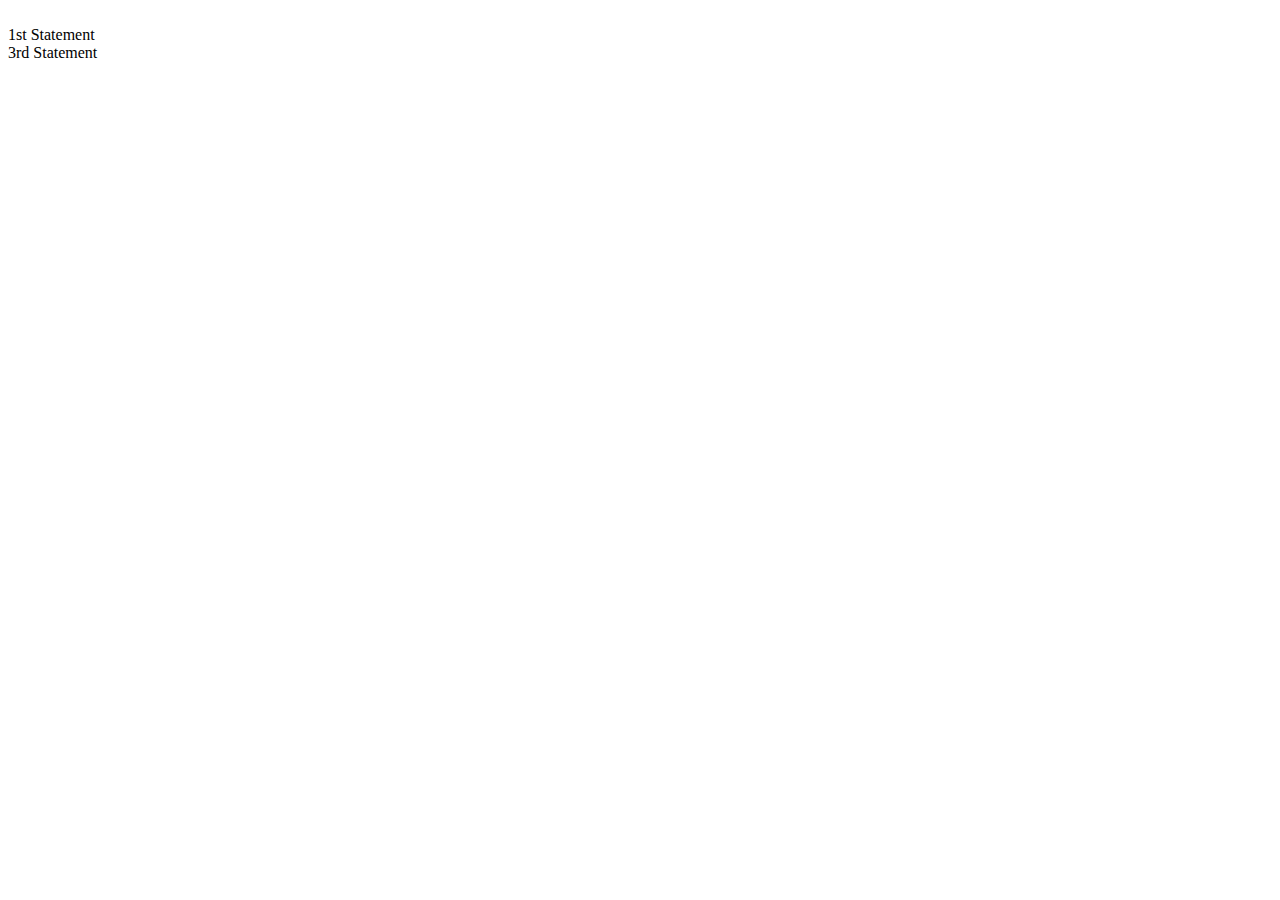
<file: ES6 JavaScript/index.html>
<!DOCTYPE html>
<html lang="en">
<head>
    <meta charset="UTF-8">
    <meta http-equiv="X-UA-Compatible" content="IE=edge">
    <meta name="viewport" content="width=device-width, initial-scale=1.0">
    <title>Document</title>
    <!-- <script src="data_types.js"></script> -->
    <!-- <script src="function_types.js"></script> -->
    <!-- <script src="array_demo.js"></script> -->
    <!-- <script src="array_loop.js"></script> -->
    <!-- <script src="oops_concept.js"></script> -->
    <!-- <script src="object_literal_style.js"></script> -->
    <!-- <script src="json_demo.js"></script> -->
    <script src="asyn_operation.js"></script>
</head>
<body>
    <div id="obj"></div>
</body>
</html>
</file>
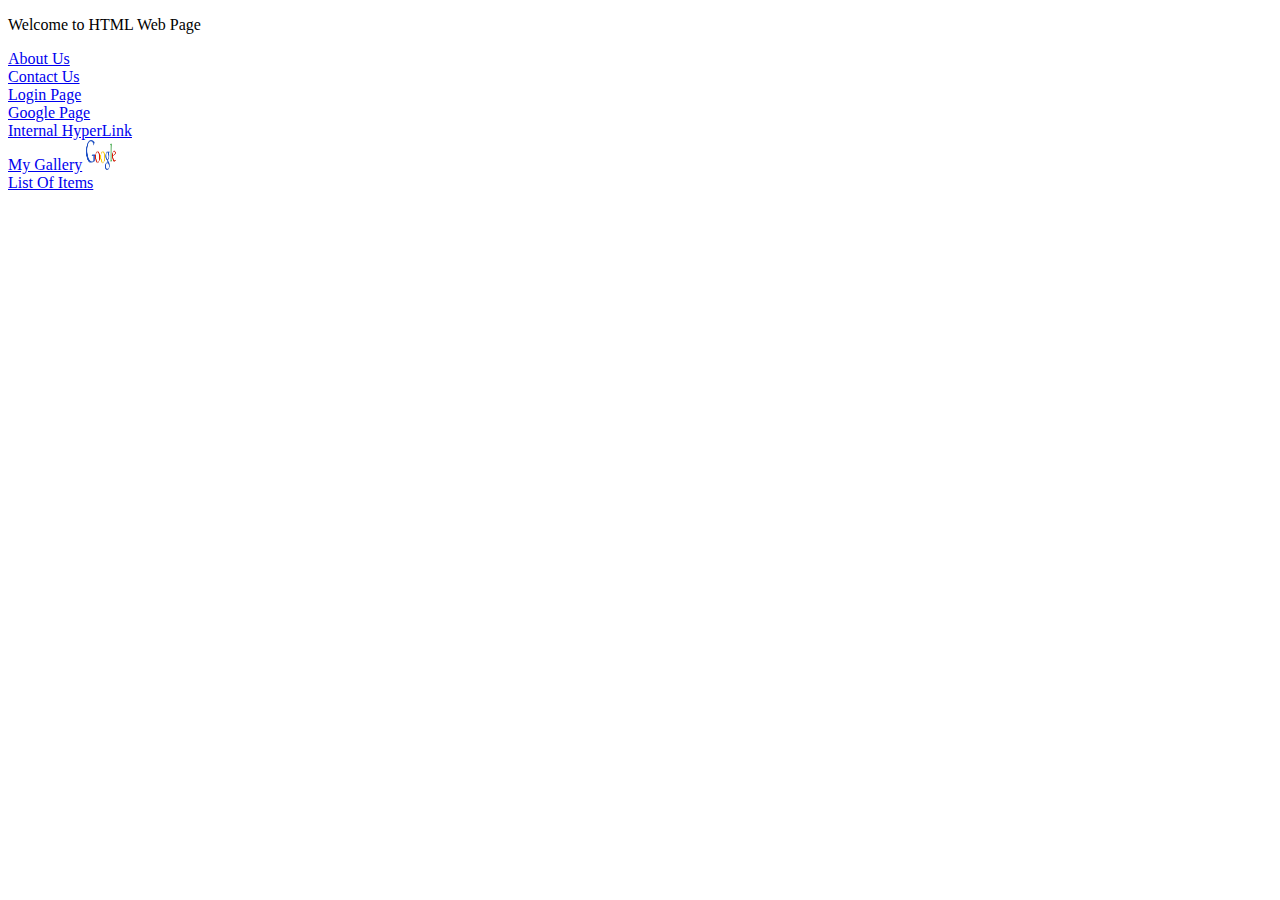
<file: HTML PROGRAMS/index.html>
<!DOCTYPE html>
<html lang="en">
<head>
    <meta charset="UTF-8">
    <meta http-equiv="X-UA-Compatible" content="IE=edge">
    <meta name="viewport" content="width=device-width, initial-scale=1.0">
    <title>Document</title>
</head>
<body>
    <p>Welcome to HTML Web Page</p>
    <a href="aboutus.html">About Us</a><br/>
    <a href="contactus.html">Contact Us</a><br/>
    <a href="login.html">Login Page</a><br/>
    <a href="https://www.google.com">Google Page</a><br/>
    <a href="info.html">Internal HyperLink</a><br/>
    <a href="gallery.html">My Gallery</a>
    <a href="https://www.google.com">
        <img src="google.png" width="30px" height="30px"/>
    </a><br/>
    <a href="listTags.html">List Of Items</a>
    <div>
        
    </div>
</body>
</html>
</file>
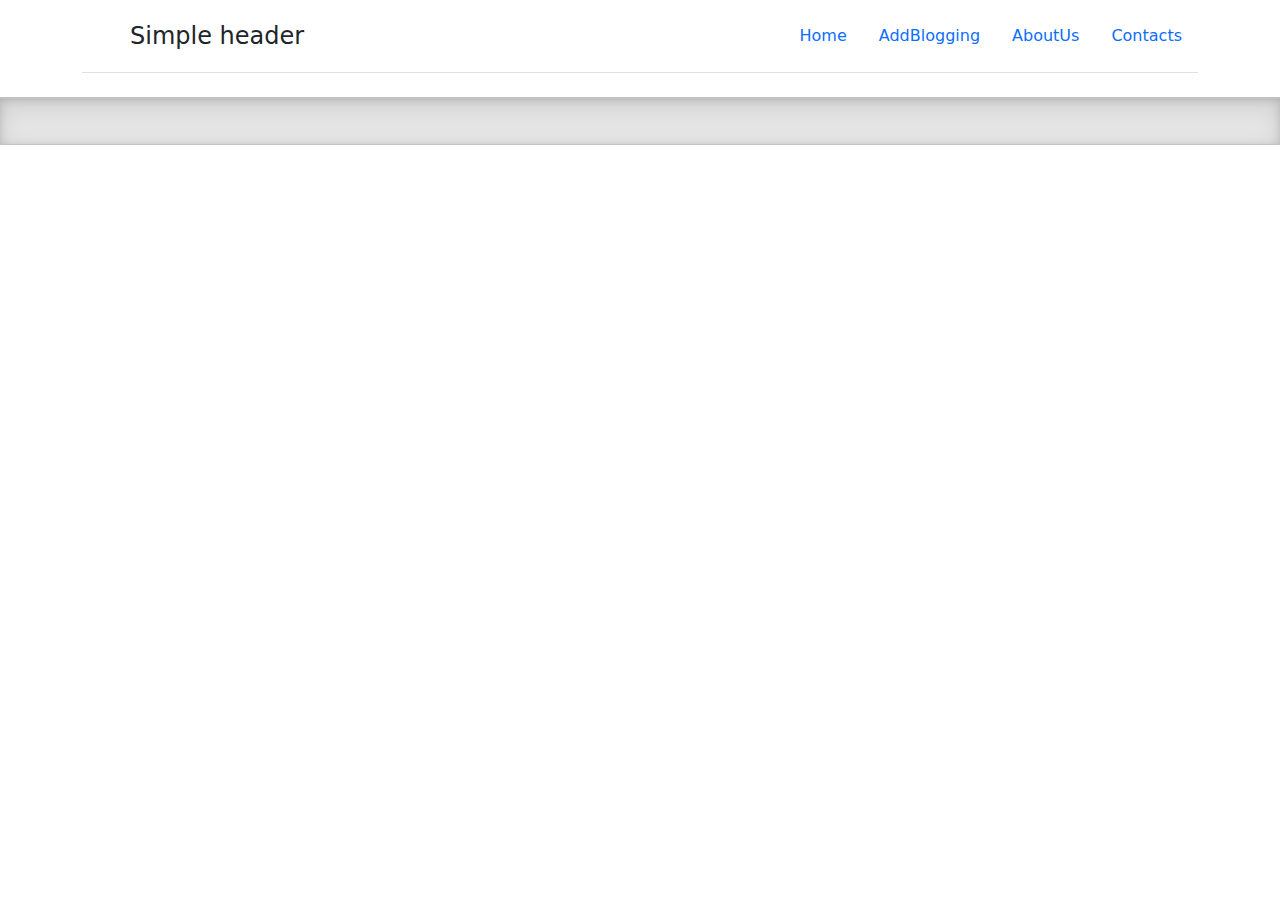
<file: SimplyBlogging/index.html>
<!doctype html>
<html lang="en">

<head>
    <meta charset="utf-8">
    <meta name="viewport" content="width=device-width, initial-scale=1">
    <meta name="description" content="">
    <meta name="author" content="Mark Otto, Jacob Thornton, and Bootstrap contributors">
    <meta name="generator" content="Hugo 0.84.0">
    <title>Simply Blogging</title>

    <link rel="canonical" href="https://getbootstrap.com/docs/5.0/examples/headers/">

    <!-- Bootstrap core CSS -->
    <link href="../SimplyBlogging/assets/dist/css/bootstrap.min.css" rel="stylesheet">

    <style>
        .bd-placeholder-img {
            font-size: 1.125rem;
            text-anchor: middle;
            -webkit-user-select: none;
            -moz-user-select: none;
            user-select: none;
        }
        
        @media (min-width: 768px) {
            .bd-placeholder-img-lg {
                font-size: 3.5rem;
            }
        }
    </style>


    <!-- Custom styles for this template -->
    <link href="indexstylesheet.css" rel="stylesheet">
</head>

<body>



    <main>
        <h1 class="visually-hidden">Headers examples</h1>

        <div class="container">
            <header class="d-flex flex-wrap justify-content-center py-3 mb-4 border-bottom">
                <a href="/" class="d-flex align-items-center mb-3 mb-md-0 me-md-auto text-dark text-decoration-none">
                    <svg class="bi me-2" width="40" height="32"><use xlink:href="#bootstrap"/></svg>
                    <span class="fs-4">Simple header</span>
                </a>

                <ul class="nav nav-pills">
                    <li class="nav-item"><a href="#" class="nav-link acteiv" aria-current="page">Home</a></li>
                    <li class="nav-item">
                        <a href="AddBloggs.html" class="nav-link">AddBlogging</a>
                    </li>
                    <li class="nav-item">
                        <a href="AbooutUs.html" class="nav-link">AboutUs</a>
                    </li>
                    <li class="nav-item"><a href="Contacts.html" class="nav-link">Contacts</a></li>

                </ul>
            </header>
        </div>


        <div class="b-example-divider"></div>

    </main>





</body>

</html>
</file>
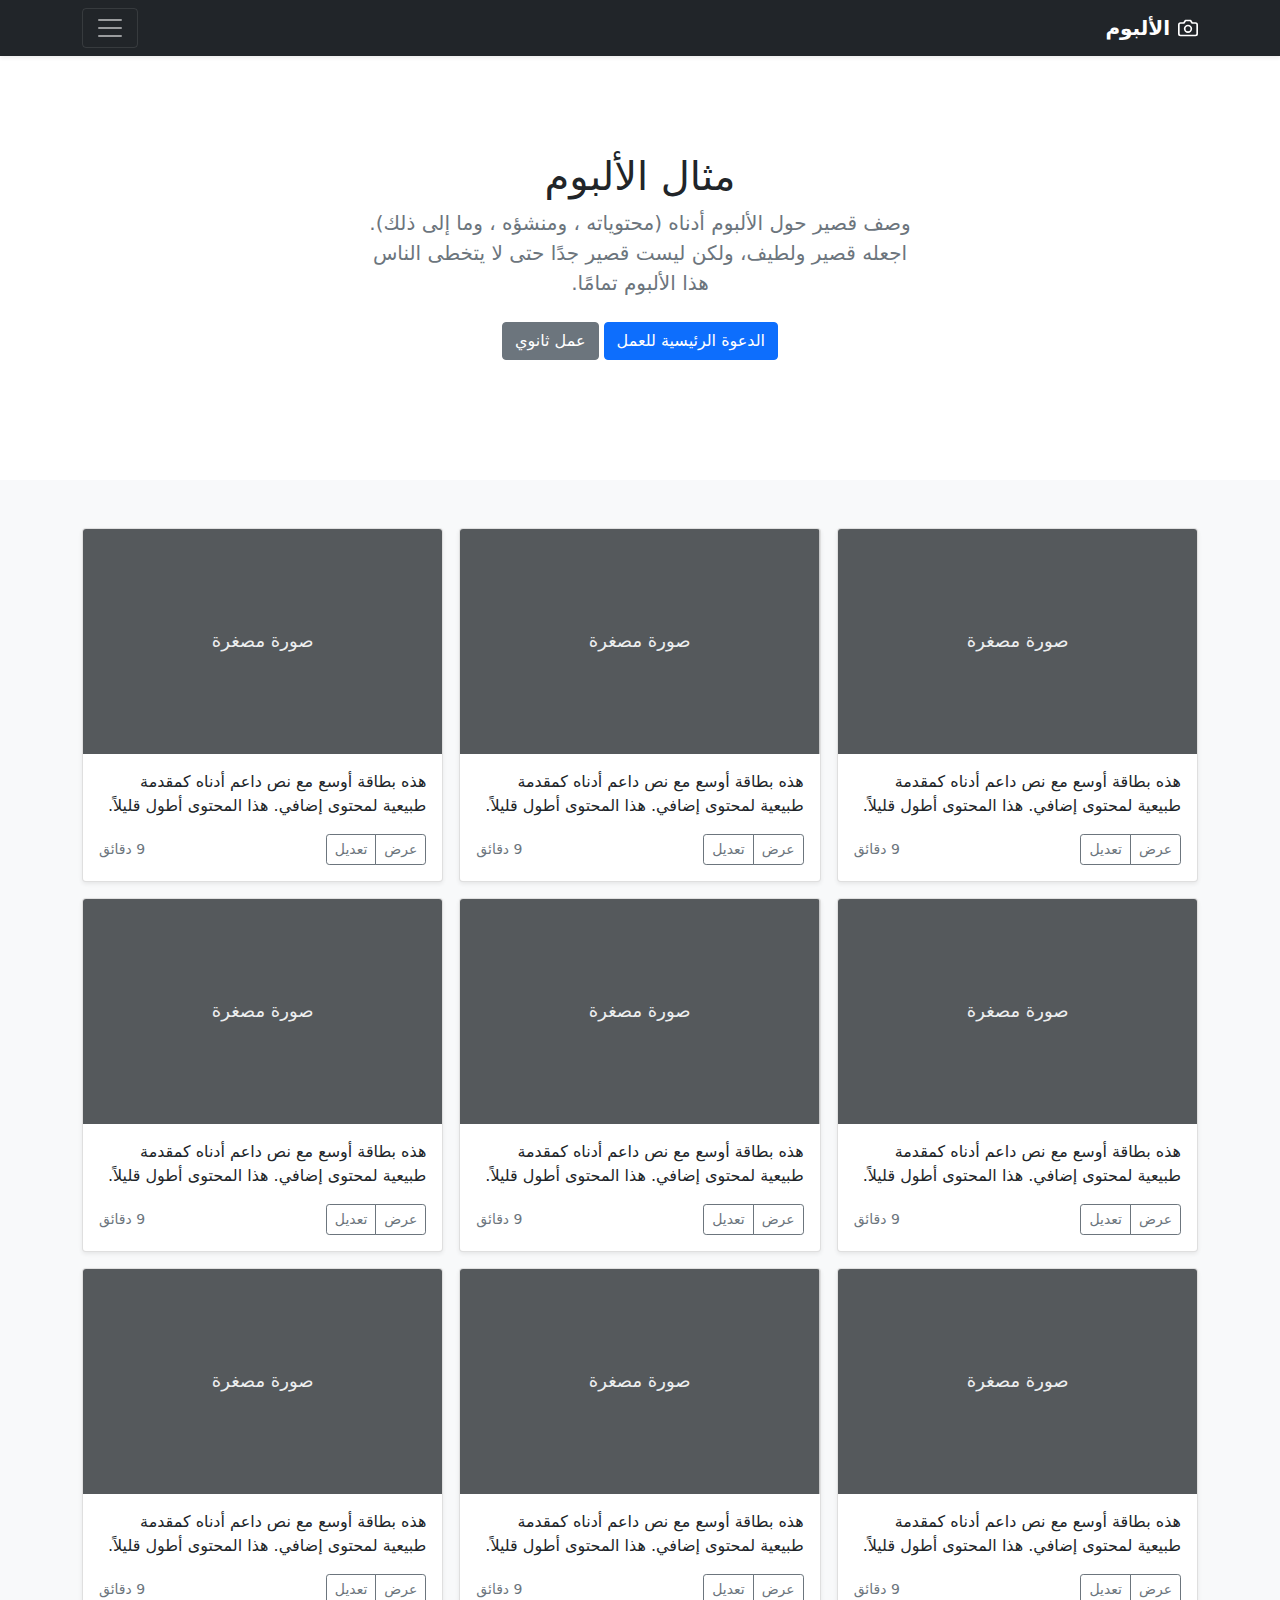
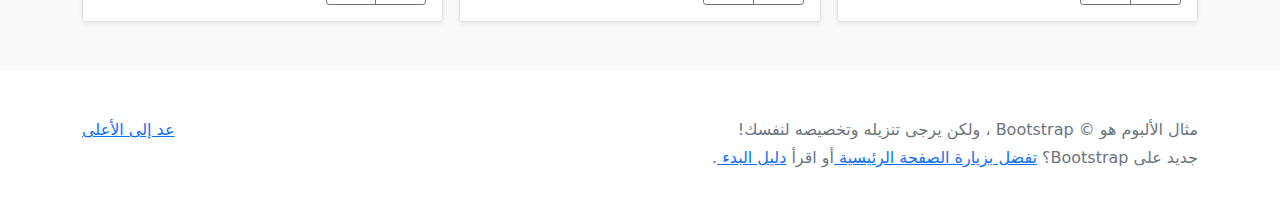
<file: bootstrap-5.0.2-examples/album-rtl/index.html>
<!doctype html>
<html lang="ar" dir="rtl">
  <head>
    <meta charset="utf-8">
    <meta name="viewport" content="width=device-width, initial-scale=1">
    <meta name="description" content="">
    <meta name="author" content="Mark Otto, Jacob Thornton, and Bootstrap contributors">
    <meta name="generator" content="Hugo 0.84.0">
    <title>مثال الألبوم · Bootstrap v5.0</title>

    <link rel="canonical" href="https://getbootstrap.com/docs/5.0/examples/album-rtl/">

    

    <!-- Bootstrap core CSS -->
<link href="../assets/dist/css/bootstrap.rtl.min.css" rel="stylesheet">

    <style>
      .bd-placeholder-img {
        font-size: 1.125rem;
        text-anchor: middle;
        -webkit-user-select: none;
        -moz-user-select: none;
        user-select: none;
      }

      @media (min-width: 768px) {
        .bd-placeholder-img-lg {
          font-size: 3.5rem;
        }
      }
    </style>

    
  </head>
  <body>
    
<header>
  <div class="collapse bg-dark" id="navbarHeader">
    <div class="container">
      <div class="row">
        <div class="col-sm-8 col-md-7 py-4">
          <h4 class="text-white">حول</h4>
          <p class="text-muted">أضف بعض المعلومات حول الألبوم، المؤلف، أو أي سياق خلفية آخر. اجعلها بضع جمل حتى يتمكن الزوار من التقاط بعض التلميحات المفيدة. ثم اربطها ببعض مواقع التواصل الاجتماعي أو معلومات الاتصال.</p>
        </div>
        <div class="col-sm-4 offset-md-1 py-4">
          <h4 class="text-white">تواصل معي</h4>
          <ul class="list-unstyled">
            <li><a href="#" class="text-white">تابعني على تويتر</a></li>
            <li><a href="#" class="text-white">شاركني الإعجاب في فيسبوك</a></li>
            <li><a href="#" class="text-white">راسلني على البريد الإلكتروني</a></li>
          </ul>
        </div>
      </div>
    </div>
  </div>
  <div class="navbar navbar-dark bg-dark shadow-sm">
    <div class="container">
      <a href="#" class="navbar-brand d-flex align-items-center">
        <svg xmlns="http://www.w3.org/2000/svg" width="20" height="20" fill="none" stroke="currentColor" stroke-linecap="round" stroke-linejoin="round" stroke-width="2" aria-hidden="true" class="me-2" viewBox="0 0 24 24"><path d="M23 19a2 2 0 0 1-2 2H3a2 2 0 0 1-2-2V8a2 2 0 0 1 2-2h4l2-3h6l2 3h4a2 2 0 0 1 2 2z"/><circle cx="12" cy="13" r="4"/></svg>
        <strong>الألبوم</strong>
      </a>
      <button class="navbar-toggler" type="button" data-bs-toggle="collapse" data-bs-target="#navbarHeader" aria-controls="navbarHeader" aria-expanded="false" aria-label="تبديل التنقل">
        <span class="navbar-toggler-icon"></span>
      </button>
    </div>
  </div>
</header>

<main>

  <section class="py-5 text-center container">
    <div class="row py-lg-5">
      <div class="col-lg-6 col-md-8 mx-auto">
        <h1 class="fw-light">مثال الألبوم</h1>
        <p class="lead text-muted">وصف قصير حول الألبوم أدناه (محتوياته ، ومنشؤه ، وما إلى ذلك). اجعله قصير ولطيف، ولكن ليست قصير جدًا حتى لا يتخطى الناس هذا الألبوم تمامًا.</p>
        <p>
          <a href="#" class="btn btn-primary my-2">الدعوة الرئيسية للعمل</a>
          <a href="#" class="btn btn-secondary my-2">عمل ثانوي</a>
        </p>
      </div>
    </div>
  </section>

  <div class="album py-5 bg-light">
    <div class="container">

      <div class="row row-cols-1 row-cols-sm-2 row-cols-md-3 g-3">
        <div class="col">
          <div class="card shadow-sm">
            <svg class="bd-placeholder-img card-img-top" width="100%" height="225" xmlns="http://www.w3.org/2000/svg" role="img" aria-label="Placeholder: صورة مصغرة" preserveAspectRatio="xMidYMid slice" focusable="false"><title>Placeholder</title><rect width="100%" height="100%" fill="#55595c"/><text x="50%" y="50%" fill="#eceeef" dy=".3em">صورة مصغرة</text></svg>

            <div class="card-body">
              <p class="card-text">هذه بطاقة أوسع مع نص داعم أدناه كمقدمة طبيعية لمحتوى إضافي. هذا المحتوى أطول قليلاً.</p>
              <div class="d-flex justify-content-between align-items-center">
                <div class="btn-group">
                  <button type="button" class="btn btn-sm btn-outline-secondary">عرض</button>
                  <button type="button" class="btn btn-sm btn-outline-secondary">تعديل</button>
                </div>
                <small class="text-muted">9 دقائق</small>
              </div>
            </div>
          </div>
        </div>
        <div class="col">
          <div class="card shadow-sm">
            <svg class="bd-placeholder-img card-img-top" width="100%" height="225" xmlns="http://www.w3.org/2000/svg" role="img" aria-label="Placeholder: صورة مصغرة" preserveAspectRatio="xMidYMid slice" focusable="false"><title>Placeholder</title><rect width="100%" height="100%" fill="#55595c"/><text x="50%" y="50%" fill="#eceeef" dy=".3em">صورة مصغرة</text></svg>

            <div class="card-body">
              <p class="card-text">هذه بطاقة أوسع مع نص داعم أدناه كمقدمة طبيعية لمحتوى إضافي. هذا المحتوى أطول قليلاً.</p>
              <div class="d-flex justify-content-between align-items-center">
                <div class="btn-group">
                  <button type="button" class="btn btn-sm btn-outline-secondary">عرض</button>
                  <button type="button" class="btn btn-sm btn-outline-secondary">تعديل</button>
                </div>
                <small class="text-muted">9 دقائق</small>
              </div>
            </div>
          </div>
        </div>
        <div class="col">
          <div class="card shadow-sm">
            <svg class="bd-placeholder-img card-img-top" width="100%" height="225" xmlns="http://www.w3.org/2000/svg" role="img" aria-label="Placeholder: صورة مصغرة" preserveAspectRatio="xMidYMid slice" focusable="false"><title>Placeholder</title><rect width="100%" height="100%" fill="#55595c"/><text x="50%" y="50%" fill="#eceeef" dy=".3em">صورة مصغرة</text></svg>

            <div class="card-body">
              <p class="card-text">هذه بطاقة أوسع مع نص داعم أدناه كمقدمة طبيعية لمحتوى إضافي. هذا المحتوى أطول قليلاً.</p>
              <div class="d-flex justify-content-between align-items-center">
                <div class="btn-group">
                  <button type="button" class="btn btn-sm btn-outline-secondary">عرض</button>
                  <button type="button" class="btn btn-sm btn-outline-secondary">تعديل</button>
                </div>
                <small class="text-muted">9 دقائق</small>
              </div>
            </div>
          </div>
        </div>

        <div class="col">
          <div class="card shadow-sm">
            <svg class="bd-placeholder-img card-img-top" width="100%" height="225" xmlns="http://www.w3.org/2000/svg" role="img" aria-label="Placeholder: صورة مصغرة" preserveAspectRatio="xMidYMid slice" focusable="false"><title>Placeholder</title><rect width="100%" height="100%" fill="#55595c"/><text x="50%" y="50%" fill="#eceeef" dy=".3em">صورة مصغرة</text></svg>

            <div class="card-body">
              <p class="card-text">هذه بطاقة أوسع مع نص داعم أدناه كمقدمة طبيعية لمحتوى إضافي. هذا المحتوى أطول قليلاً.</p>
              <div class="d-flex justify-content-between align-items-center">
                <div class="btn-group">
                  <button type="button" class="btn btn-sm btn-outline-secondary">عرض</button>
                  <button type="button" class="btn btn-sm btn-outline-secondary">تعديل</button>
                </div>
                <small class="text-muted">9 دقائق</small>
              </div>
            </div>
          </div>
        </div>
        <div class="col">
          <div class="card shadow-sm">
            <svg class="bd-placeholder-img card-img-top" width="100%" height="225" xmlns="http://www.w3.org/2000/svg" role="img" aria-label="Placeholder: صورة مصغرة" preserveAspectRatio="xMidYMid slice" focusable="false"><title>Placeholder</title><rect width="100%" height="100%" fill="#55595c"/><text x="50%" y="50%" fill="#eceeef" dy=".3em">صورة مصغرة</text></svg>

            <div class="card-body">
              <p class="card-text">هذه بطاقة أوسع مع نص داعم أدناه كمقدمة طبيعية لمحتوى إضافي. هذا المحتوى أطول قليلاً.</p>
              <div class="d-flex justify-content-between align-items-center">
                <div class="btn-group">
                  <button type="button" class="btn btn-sm btn-outline-secondary">عرض</button>
                  <button type="button" class="btn btn-sm btn-outline-secondary">تعديل</button>
                </div>
                <small class="text-muted">9 دقائق</small>
              </div>
            </div>
          </div>
        </div>
        <div class="col">
          <div class="card shadow-sm">
            <svg class="bd-placeholder-img card-img-top" width="100%" height="225" xmlns="http://www.w3.org/2000/svg" role="img" aria-label="Placeholder: صورة مصغرة" preserveAspectRatio="xMidYMid slice" focusable="false"><title>Placeholder</title><rect width="100%" height="100%" fill="#55595c"/><text x="50%" y="50%" fill="#eceeef" dy=".3em">صورة مصغرة</text></svg>

            <div class="card-body">
              <p class="card-text">هذه بطاقة أوسع مع نص داعم أدناه كمقدمة طبيعية لمحتوى إضافي. هذا المحتوى أطول قليلاً.</p>
              <div class="d-flex justify-content-between align-items-center">
                <div class="btn-group">
                  <button type="button" class="btn btn-sm btn-outline-secondary">عرض</button>
                  <button type="button" class="btn btn-sm btn-outline-secondary">تعديل</button>
                </div>
                <small class="text-muted">9 دقائق</small>
              </div>
            </div>
          </div>
        </div>

        <div class="col">
          <div class="card shadow-sm">
            <svg class="bd-placeholder-img card-img-top" width="100%" height="225" xmlns="http://www.w3.org/2000/svg" role="img" aria-label="Placeholder: صورة مصغرة" preserveAspectRatio="xMidYMid slice" focusable="false"><title>Placeholder</title><rect width="100%" height="100%" fill="#55595c"/><text x="50%" y="50%" fill="#eceeef" dy=".3em">صورة مصغرة</text></svg>

            <div class="card-body">
              <p class="card-text">هذه بطاقة أوسع مع نص داعم أدناه كمقدمة طبيعية لمحتوى إضافي. هذا المحتوى أطول قليلاً.</p>
              <div class="d-flex justify-content-between align-items-center">
                <div class="btn-group">
                  <button type="button" class="btn btn-sm btn-outline-secondary">عرض</button>
                  <button type="button" class="btn btn-sm btn-outline-secondary">تعديل</button>
                </div>
                <small class="text-muted">9 دقائق</small>
              </div>
            </div>
          </div>
        </div>
        <div class="col">
          <div class="card shadow-sm">
            <svg class="bd-placeholder-img card-img-top" width="100%" height="225" xmlns="http://www.w3.org/2000/svg" role="img" aria-label="Placeholder: صورة مصغرة" preserveAspectRatio="xMidYMid slice" focusable="false"><title>Placeholder</title><rect width="100%" height="100%" fill="#55595c"/><text x="50%" y="50%" fill="#eceeef" dy=".3em">صورة مصغرة</text></svg>

            <div class="card-body">
              <p class="card-text">هذه بطاقة أوسع مع نص داعم أدناه كمقدمة طبيعية لمحتوى إضافي. هذا المحتوى أطول قليلاً.</p>
              <div class="d-flex justify-content-between align-items-center">
                <div class="btn-group">
                  <button type="button" class="btn btn-sm btn-outline-secondary">عرض</button>
                  <button type="button" class="btn btn-sm btn-outline-secondary">تعديل</button>
                </div>
                <small class="text-muted">9 دقائق</small>
              </div>
            </div>
          </div>
        </div>
        <div class="col">
          <div class="card shadow-sm">
            <svg class="bd-placeholder-img card-img-top" width="100%" height="225" xmlns="http://www.w3.org/2000/svg" role="img" aria-label="Placeholder: صورة مصغرة" preserveAspectRatio="xMidYMid slice" focusable="false"><title>Placeholder</title><rect width="100%" height="100%" fill="#55595c"/><text x="50%" y="50%" fill="#eceeef" dy=".3em">صورة مصغرة</text></svg>

            <div class="card-body">
              <p class="card-text">هذه بطاقة أوسع مع نص داعم أدناه كمقدمة طبيعية لمحتوى إضافي. هذا المحتوى أطول قليلاً.</p>
              <div class="d-flex justify-content-between align-items-center">
                <div class="btn-group">
                  <button type="button" class="btn btn-sm btn-outline-secondary">عرض</button>
                  <button type="button" class="btn btn-sm btn-outline-secondary">تعديل</button>
                </div>
                <small class="text-muted">9 دقائق</small>
              </div>
            </div>
          </div>
        </div>
      </div>
    </div>
  </div>

</main>

<footer class="text-muted py-5">
  <div class="container">
    <p class="float-end mb-1">
      <a href="#">عد إلى الأعلى</a>
    </p>
    <p class="mb-1">مثال الألبوم هو © Bootstrap ، ولكن يرجى تنزيله وتخصيصه لنفسك!</p>
    <p class="mb-0">جديد على Bootstrap؟ <a href="/"> تفضل بزيارة الصفحة الرئيسية </a> أو اقرأ <a href="../getting-started/introduction/ "> دليل البدء </a>.</p>
  </div>
</footer>


    <script src="../assets/dist/js/bootstrap.bundle.min.js"></script>

      
  </body>
</html>
</file>
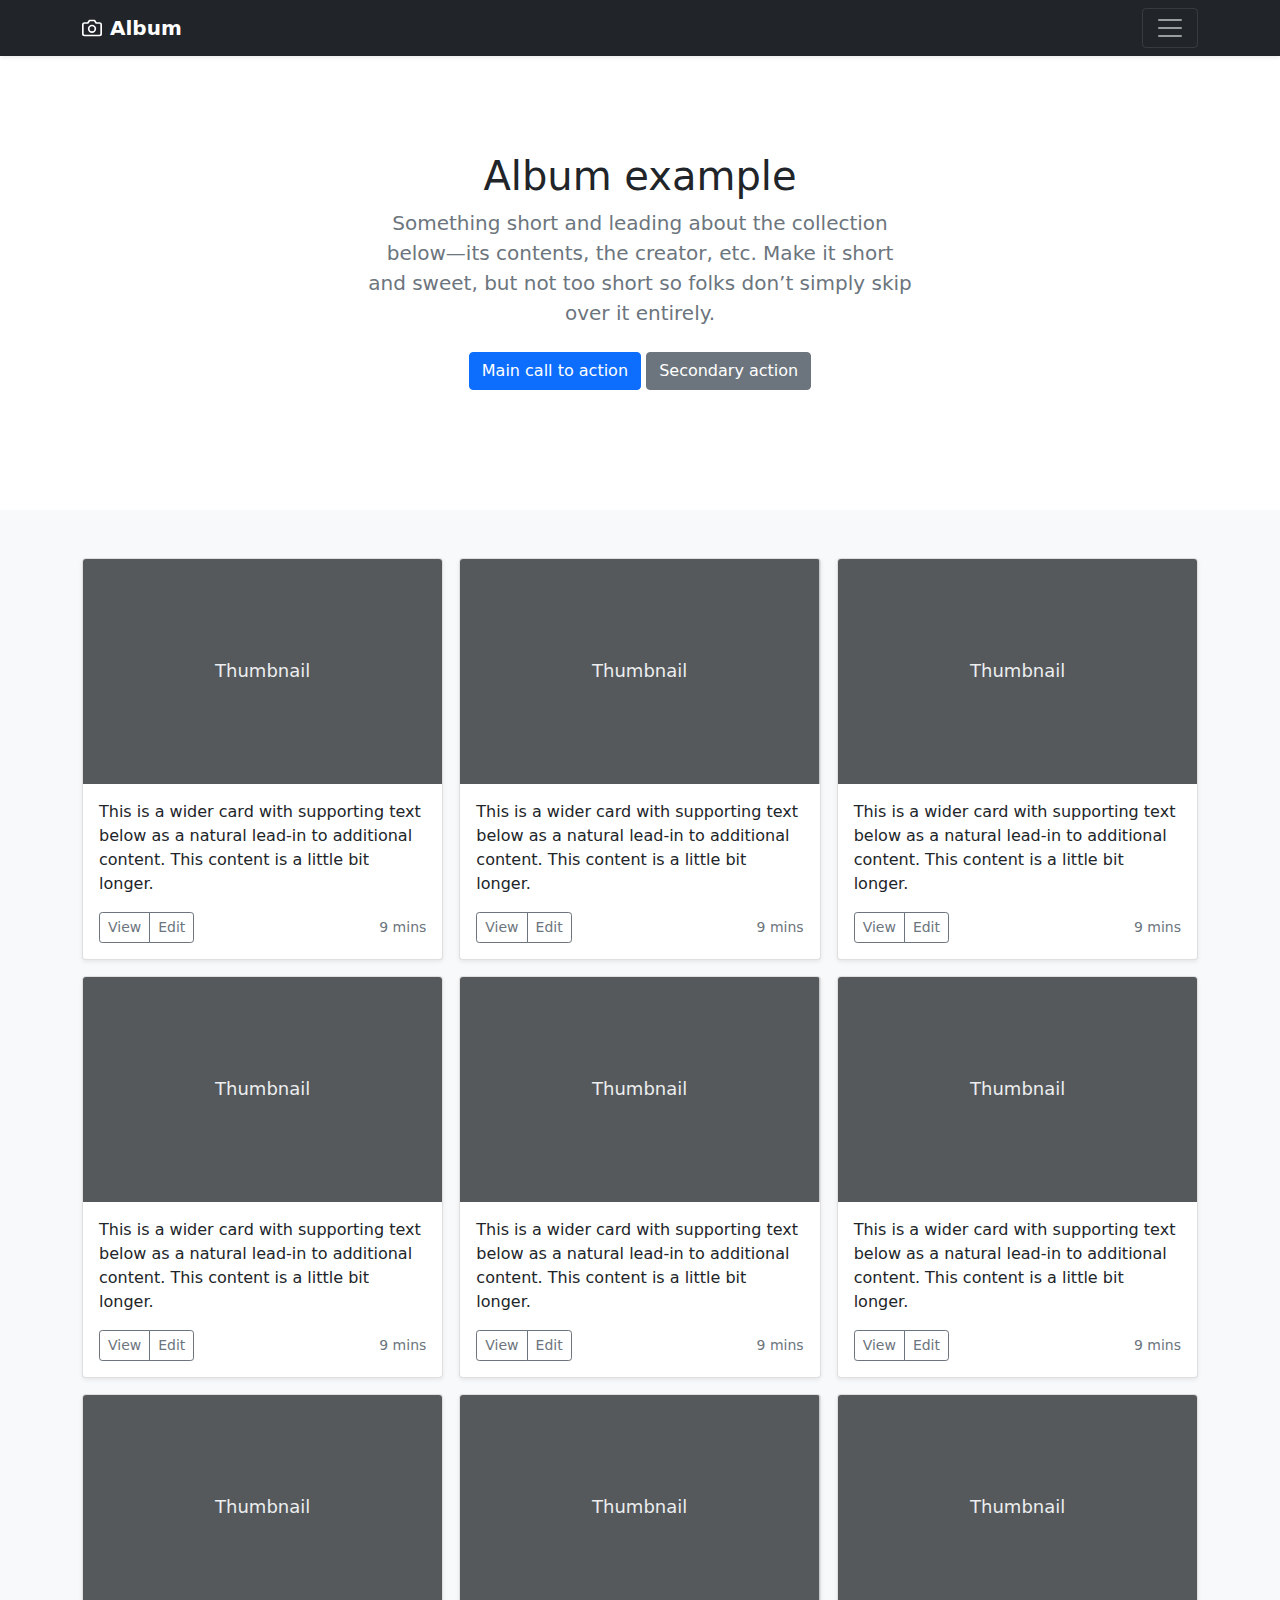
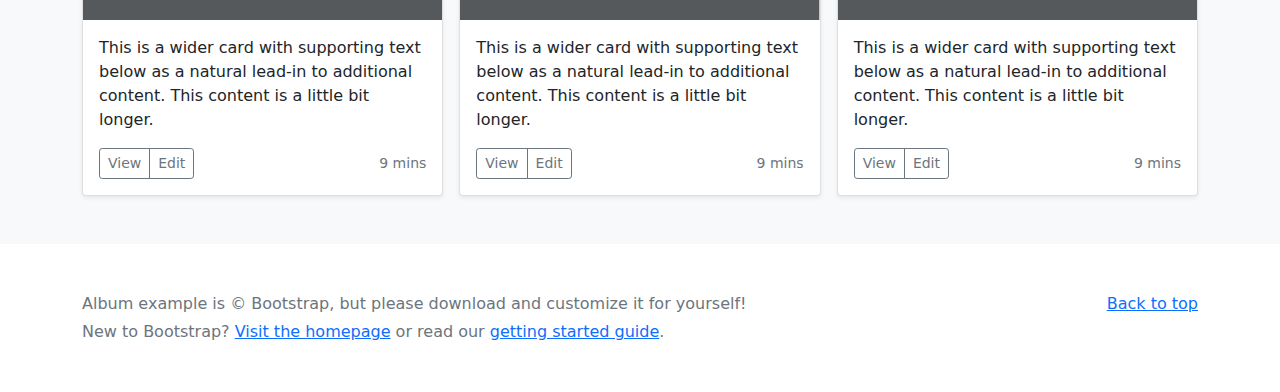
<file: bootstrap-5.0.2-examples/album/index.html>
<!doctype html>
<html lang="en">
  <head>
    <meta charset="utf-8">
    <meta name="viewport" content="width=device-width, initial-scale=1">
    <meta name="description" content="">
    <meta name="author" content="Mark Otto, Jacob Thornton, and Bootstrap contributors">
    <meta name="generator" content="Hugo 0.84.0">
    <title>Album example · Bootstrap v5.0</title>

    <link rel="canonical" href="https://getbootstrap.com/docs/5.0/examples/album/">

    

    <!-- Bootstrap core CSS -->
<link href="../assets/dist/css/bootstrap.min.css" rel="stylesheet">

    <style>
      .bd-placeholder-img {
        font-size: 1.125rem;
        text-anchor: middle;
        -webkit-user-select: none;
        -moz-user-select: none;
        user-select: none;
      }

      @media (min-width: 768px) {
        .bd-placeholder-img-lg {
          font-size: 3.5rem;
        }
      }
    </style>

    
  </head>
  <body>
    
<header>
  <div class="collapse bg-dark" id="navbarHeader">
    <div class="container">
      <div class="row">
        <div class="col-sm-8 col-md-7 py-4">
          <h4 class="text-white">About</h4>
          <p class="text-muted">Add some information about the album below, the author, or any other background context. Make it a few sentences long so folks can pick up some informative tidbits. Then, link them off to some social networking sites or contact information.</p>
        </div>
        <div class="col-sm-4 offset-md-1 py-4">
          <h4 class="text-white">Contact</h4>
          <ul class="list-unstyled">
            <li><a href="#" class="text-white">Follow on Twitter</a></li>
            <li><a href="#" class="text-white">Like on Facebook</a></li>
            <li><a href="#" class="text-white">Email me</a></li>
          </ul>
        </div>
      </div>
    </div>
  </div>
  <div class="navbar navbar-dark bg-dark shadow-sm">
    <div class="container">
      <a href="#" class="navbar-brand d-flex align-items-center">
        <svg xmlns="http://www.w3.org/2000/svg" width="20" height="20" fill="none" stroke="currentColor" stroke-linecap="round" stroke-linejoin="round" stroke-width="2" aria-hidden="true" class="me-2" viewBox="0 0 24 24"><path d="M23 19a2 2 0 0 1-2 2H3a2 2 0 0 1-2-2V8a2 2 0 0 1 2-2h4l2-3h6l2 3h4a2 2 0 0 1 2 2z"/><circle cx="12" cy="13" r="4"/></svg>
        <strong>Album</strong>
      </a>
      <button class="navbar-toggler" type="button" data-bs-toggle="collapse" data-bs-target="#navbarHeader" aria-controls="navbarHeader" aria-expanded="false" aria-label="Toggle navigation">
        <span class="navbar-toggler-icon"></span>
      </button>
    </div>
  </div>
</header>

<main>

  <section class="py-5 text-center container">
    <div class="row py-lg-5">
      <div class="col-lg-6 col-md-8 mx-auto">
        <h1 class="fw-light">Album example</h1>
        <p class="lead text-muted">Something short and leading about the collection below—its contents, the creator, etc. Make it short and sweet, but not too short so folks don’t simply skip over it entirely.</p>
        <p>
          <a href="#" class="btn btn-primary my-2">Main call to action</a>
          <a href="#" class="btn btn-secondary my-2">Secondary action</a>
        </p>
      </div>
    </div>
  </section>

  <div class="album py-5 bg-light">
    <div class="container">

      <div class="row row-cols-1 row-cols-sm-2 row-cols-md-3 g-3">
        <div class="col">
          <div class="card shadow-sm">
            <svg class="bd-placeholder-img card-img-top" width="100%" height="225" xmlns="http://www.w3.org/2000/svg" role="img" aria-label="Placeholder: Thumbnail" preserveAspectRatio="xMidYMid slice" focusable="false"><title>Placeholder</title><rect width="100%" height="100%" fill="#55595c"/><text x="50%" y="50%" fill="#eceeef" dy=".3em">Thumbnail</text></svg>

            <div class="card-body">
              <p class="card-text">This is a wider card with supporting text below as a natural lead-in to additional content. This content is a little bit longer.</p>
              <div class="d-flex justify-content-between align-items-center">
                <div class="btn-group">
                  <button type="button" class="btn btn-sm btn-outline-secondary">View</button>
                  <button type="button" class="btn btn-sm btn-outline-secondary">Edit</button>
                </div>
                <small class="text-muted">9 mins</small>
              </div>
            </div>
          </div>
        </div>
        <div class="col">
          <div class="card shadow-sm">
            <svg class="bd-placeholder-img card-img-top" width="100%" height="225" xmlns="http://www.w3.org/2000/svg" role="img" aria-label="Placeholder: Thumbnail" preserveAspectRatio="xMidYMid slice" focusable="false"><title>Placeholder</title><rect width="100%" height="100%" fill="#55595c"/><text x="50%" y="50%" fill="#eceeef" dy=".3em">Thumbnail</text></svg>

            <div class="card-body">
              <p class="card-text">This is a wider card with supporting text below as a natural lead-in to additional content. This content is a little bit longer.</p>
              <div class="d-flex justify-content-between align-items-center">
                <div class="btn-group">
                  <button type="button" class="btn btn-sm btn-outline-secondary">View</button>
                  <button type="button" class="btn btn-sm btn-outline-secondary">Edit</button>
                </div>
                <small class="text-muted">9 mins</small>
              </div>
            </div>
          </div>
        </div>
        <div class="col">
          <div class="card shadow-sm">
            <svg class="bd-placeholder-img card-img-top" width="100%" height="225" xmlns="http://www.w3.org/2000/svg" role="img" aria-label="Placeholder: Thumbnail" preserveAspectRatio="xMidYMid slice" focusable="false"><title>Placeholder</title><rect width="100%" height="100%" fill="#55595c"/><text x="50%" y="50%" fill="#eceeef" dy=".3em">Thumbnail</text></svg>

            <div class="card-body">
              <p class="card-text">This is a wider card with supporting text below as a natural lead-in to additional content. This content is a little bit longer.</p>
              <div class="d-flex justify-content-between align-items-center">
                <div class="btn-group">
                  <button type="button" class="btn btn-sm btn-outline-secondary">View</button>
                  <button type="button" class="btn btn-sm btn-outline-secondary">Edit</button>
                </div>
                <small class="text-muted">9 mins</small>
              </div>
            </div>
          </div>
        </div>

        <div class="col">
          <div class="card shadow-sm">
            <svg class="bd-placeholder-img card-img-top" width="100%" height="225" xmlns="http://www.w3.org/2000/svg" role="img" aria-label="Placeholder: Thumbnail" preserveAspectRatio="xMidYMid slice" focusable="false"><title>Placeholder</title><rect width="100%" height="100%" fill="#55595c"/><text x="50%" y="50%" fill="#eceeef" dy=".3em">Thumbnail</text></svg>

            <div class="card-body">
              <p class="card-text">This is a wider card with supporting text below as a natural lead-in to additional content. This content is a little bit longer.</p>
              <div class="d-flex justify-content-between align-items-center">
                <div class="btn-group">
                  <button type="button" class="btn btn-sm btn-outline-secondary">View</button>
                  <button type="button" class="btn btn-sm btn-outline-secondary">Edit</button>
                </div>
                <small class="text-muted">9 mins</small>
              </div>
            </div>
          </div>
        </div>
        <div class="col">
          <div class="card shadow-sm">
            <svg class="bd-placeholder-img card-img-top" width="100%" height="225" xmlns="http://www.w3.org/2000/svg" role="img" aria-label="Placeholder: Thumbnail" preserveAspectRatio="xMidYMid slice" focusable="false"><title>Placeholder</title><rect width="100%" height="100%" fill="#55595c"/><text x="50%" y="50%" fill="#eceeef" dy=".3em">Thumbnail</text></svg>

            <div class="card-body">
              <p class="card-text">This is a wider card with supporting text below as a natural lead-in to additional content. This content is a little bit longer.</p>
              <div class="d-flex justify-content-between align-items-center">
                <div class="btn-group">
                  <button type="button" class="btn btn-sm btn-outline-secondary">View</button>
                  <button type="button" class="btn btn-sm btn-outline-secondary">Edit</button>
                </div>
                <small class="text-muted">9 mins</small>
              </div>
            </div>
          </div>
        </div>
        <div class="col">
          <div class="card shadow-sm">
            <svg class="bd-placeholder-img card-img-top" width="100%" height="225" xmlns="http://www.w3.org/2000/svg" role="img" aria-label="Placeholder: Thumbnail" preserveAspectRatio="xMidYMid slice" focusable="false"><title>Placeholder</title><rect width="100%" height="100%" fill="#55595c"/><text x="50%" y="50%" fill="#eceeef" dy=".3em">Thumbnail</text></svg>

            <div class="card-body">
              <p class="card-text">This is a wider card with supporting text below as a natural lead-in to additional content. This content is a little bit longer.</p>
              <div class="d-flex justify-content-between align-items-center">
                <div class="btn-group">
                  <button type="button" class="btn btn-sm btn-outline-secondary">View</button>
                  <button type="button" class="btn btn-sm btn-outline-secondary">Edit</button>
                </div>
                <small class="text-muted">9 mins</small>
              </div>
            </div>
          </div>
        </div>

        <div class="col">
          <div class="card shadow-sm">
            <svg class="bd-placeholder-img card-img-top" width="100%" height="225" xmlns="http://www.w3.org/2000/svg" role="img" aria-label="Placeholder: Thumbnail" preserveAspectRatio="xMidYMid slice" focusable="false"><title>Placeholder</title><rect width="100%" height="100%" fill="#55595c"/><text x="50%" y="50%" fill="#eceeef" dy=".3em">Thumbnail</text></svg>

            <div class="card-body">
              <p class="card-text">This is a wider card with supporting text below as a natural lead-in to additional content. This content is a little bit longer.</p>
              <div class="d-flex justify-content-between align-items-center">
                <div class="btn-group">
                  <button type="button" class="btn btn-sm btn-outline-secondary">View</button>
                  <button type="button" class="btn btn-sm btn-outline-secondary">Edit</button>
                </div>
                <small class="text-muted">9 mins</small>
              </div>
            </div>
          </div>
        </div>
        <div class="col">
          <div class="card shadow-sm">
            <svg class="bd-placeholder-img card-img-top" width="100%" height="225" xmlns="http://www.w3.org/2000/svg" role="img" aria-label="Placeholder: Thumbnail" preserveAspectRatio="xMidYMid slice" focusable="false"><title>Placeholder</title><rect width="100%" height="100%" fill="#55595c"/><text x="50%" y="50%" fill="#eceeef" dy=".3em">Thumbnail</text></svg>

            <div class="card-body">
              <p class="card-text">This is a wider card with supporting text below as a natural lead-in to additional content. This content is a little bit longer.</p>
              <div class="d-flex justify-content-between align-items-center">
                <div class="btn-group">
                  <button type="button" class="btn btn-sm btn-outline-secondary">View</button>
                  <button type="button" class="btn btn-sm btn-outline-secondary">Edit</button>
                </div>
                <small class="text-muted">9 mins</small>
              </div>
            </div>
          </div>
        </div>
        <div class="col">
          <div class="card shadow-sm">
            <svg class="bd-placeholder-img card-img-top" width="100%" height="225" xmlns="http://www.w3.org/2000/svg" role="img" aria-label="Placeholder: Thumbnail" preserveAspectRatio="xMidYMid slice" focusable="false"><title>Placeholder</title><rect width="100%" height="100%" fill="#55595c"/><text x="50%" y="50%" fill="#eceeef" dy=".3em">Thumbnail</text></svg>

            <div class="card-body">
              <p class="card-text">This is a wider card with supporting text below as a natural lead-in to additional content. This content is a little bit longer.</p>
              <div class="d-flex justify-content-between align-items-center">
                <div class="btn-group">
                  <button type="button" class="btn btn-sm btn-outline-secondary">View</button>
                  <button type="button" class="btn btn-sm btn-outline-secondary">Edit</button>
                </div>
                <small class="text-muted">9 mins</small>
              </div>
            </div>
          </div>
        </div>
      </div>
    </div>
  </div>

</main>

<footer class="text-muted py-5">
  <div class="container">
    <p class="float-end mb-1">
      <a href="#">Back to top</a>
    </p>
    <p class="mb-1">Album example is &copy; Bootstrap, but please download and customize it for yourself!</p>
    <p class="mb-0">New to Bootstrap? <a href="/">Visit the homepage</a> or read our <a href="../getting-started/introduction/">getting started guide</a>.</p>
  </div>
</footer>


    <script src="../assets/dist/js/bootstrap.bundle.min.js"></script>

      
  </body>
</html>
</file>
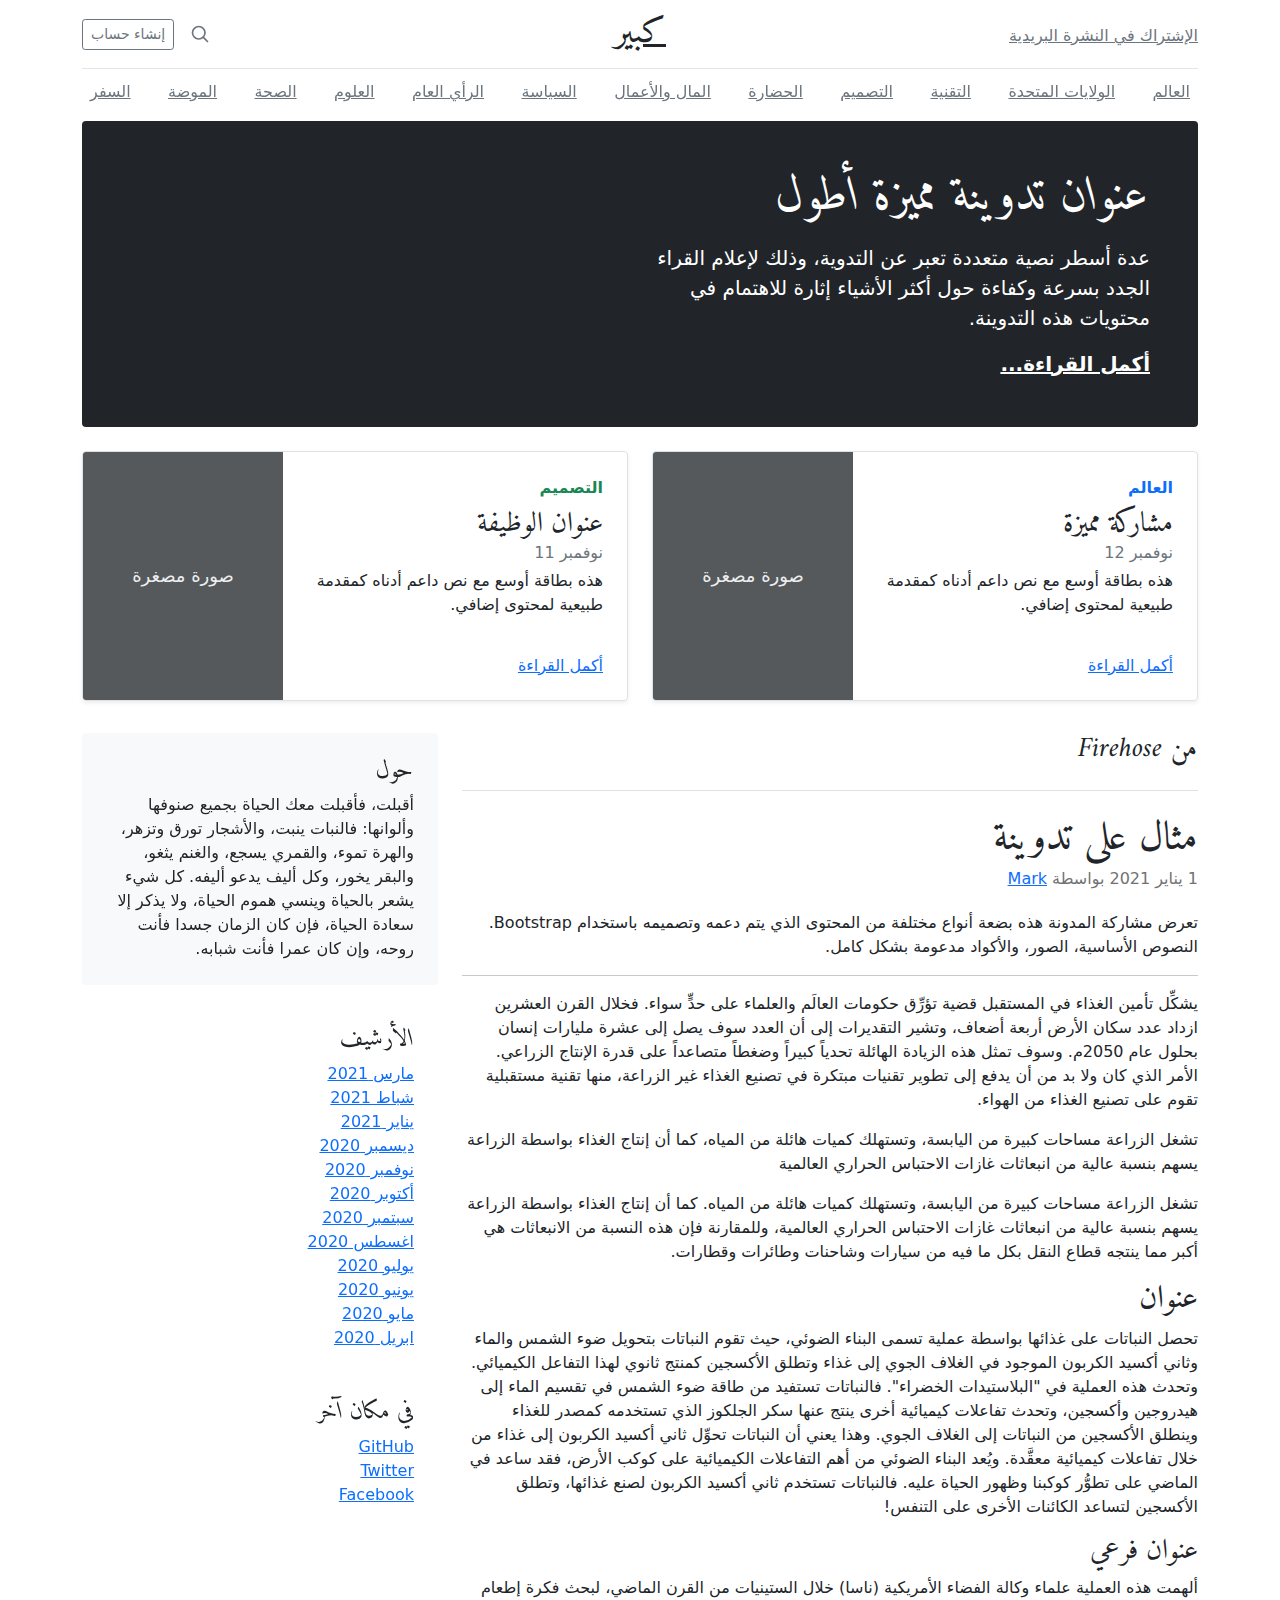
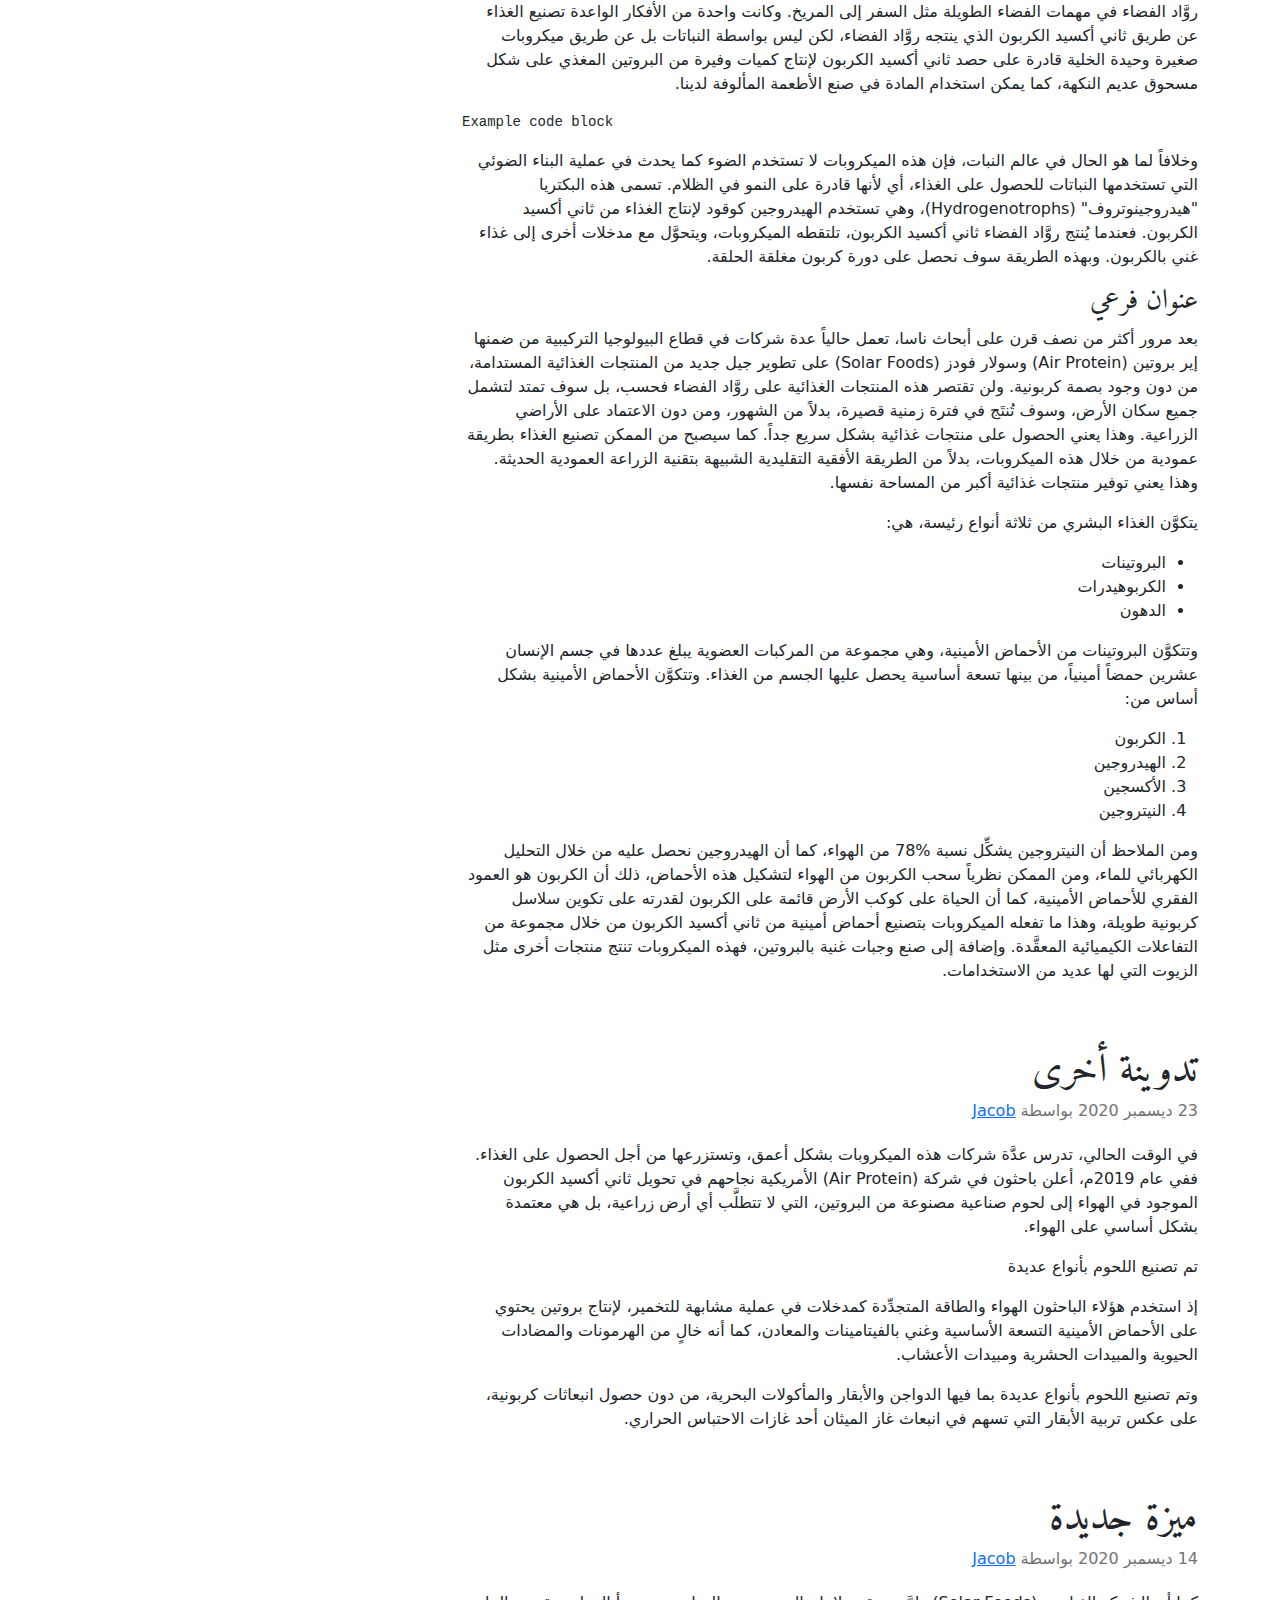
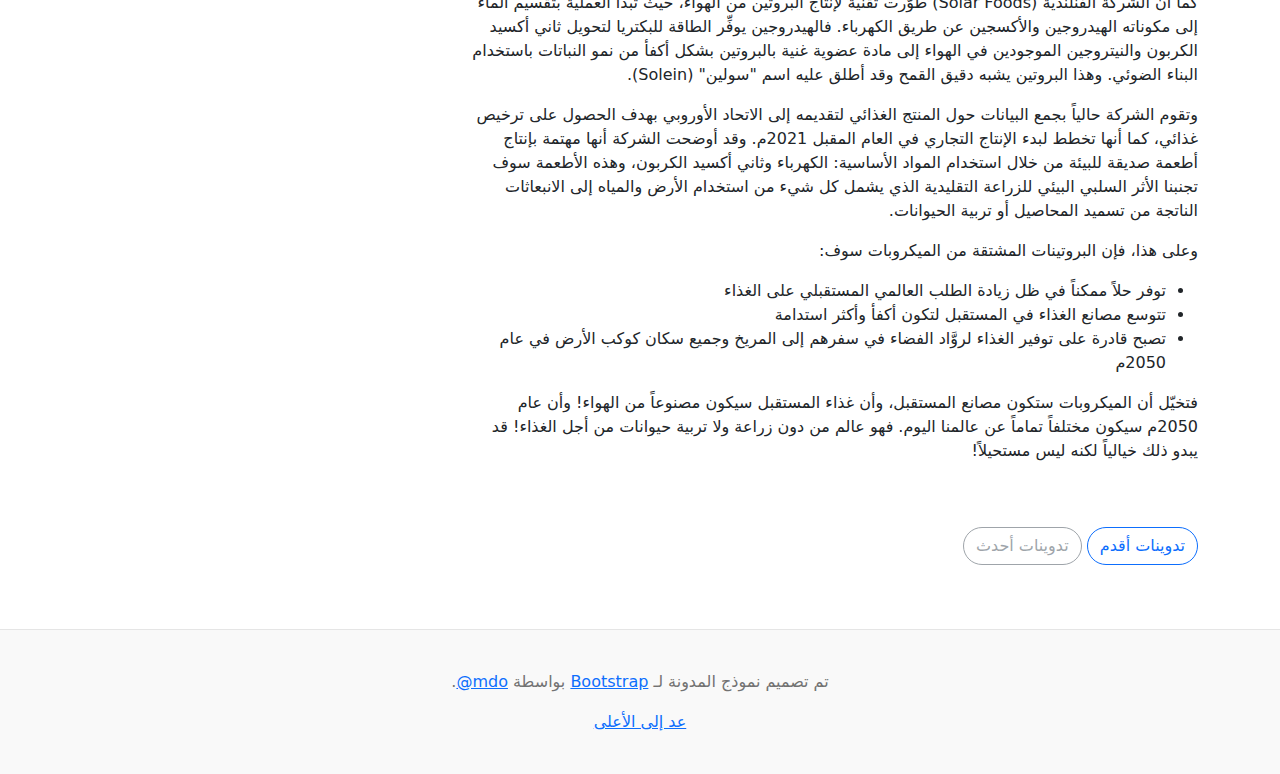
<file: bootstrap-5.0.2-examples/blog-rtl/index.html>
<!doctype html>
<html lang="ar" dir="rtl">
  <head>
    <meta charset="utf-8">
    <meta name="viewport" content="width=device-width, initial-scale=1">
    <meta name="description" content="">
    <meta name="author" content="Mark Otto, Jacob Thornton, and Bootstrap contributors">
    <meta name="generator" content="Hugo 0.84.0">
    <title>قالب المدونة · Bootstrap v5.0</title>

    <link rel="canonical" href="https://getbootstrap.com/docs/5.0/examples/blog-rtl/">

    

    <!-- Bootstrap core CSS -->
<link href="../assets/dist/css/bootstrap.rtl.min.css" rel="stylesheet">

    <style>
      .bd-placeholder-img {
        font-size: 1.125rem;
        text-anchor: middle;
        -webkit-user-select: none;
        -moz-user-select: none;
        user-select: none;
      }

      @media (min-width: 768px) {
        .bd-placeholder-img-lg {
          font-size: 3.5rem;
        }
      }
    </style>

    
    <!-- Custom styles for this template -->
    <link href="https://fonts.googleapis.com/css?family=Amiri:wght@400;700&amp;display=swap" rel="stylesheet">
    <!-- Custom styles for this template -->
    <link href="../blog/blog.rtl.css" rel="stylesheet">
  </head>
  <body>
    
<div class="container">
  <header class="blog-header py-3">
    <div class="row flex-nowrap justify-content-between align-items-center">
      <div class="col-4 pt-1">
        <a class="link-secondary" href="#">الإشتراك في النشرة البريدية</a>
      </div>
      <div class="col-4 text-center">
        <a class="blog-header-logo text-dark" href="#">كبير</a>
      </div>
      <div class="col-4 d-flex justify-content-end align-items-center">
        <a class="link-secondary" href="#" aria-label="بحث">
          <svg xmlns="http://www.w3.org/2000/svg" width="20" height="20" fill="none" stroke="currentColor" stroke-linecap="round" stroke-linejoin="round" stroke-width="2" class="mx-3" role="img" viewBox="0 0 24 24"><title>بحث</title><circle cx="10.5" cy="10.5" r="7.5"/><path d="M21 21l-5.2-5.2"/></svg>
        </a>
        <a class="btn btn-sm btn-outline-secondary" href="#">إنشاء حساب</a>
      </div>
    </div>
  </header>

  <div class="nav-scroller py-1 mb-2">
    <nav class="nav d-flex justify-content-between">
      <a class="p-2 link-secondary" href="#">العالم</a>
      <a class="p-2 link-secondary" href="#">الولايات المتحدة</a>
      <a class="p-2 link-secondary" href="#">التقنية</a>
      <a class="p-2 link-secondary" href="#">التصميم</a>
      <a class="p-2 link-secondary" href="#">الحضارة</a>
      <a class="p-2 link-secondary" href="#">المال والأعمال</a>
      <a class="p-2 link-secondary" href="#">السياسة</a>
      <a class="p-2 link-secondary" href="#">الرأي العام</a>
      <a class="p-2 link-secondary" href="#">العلوم</a>
      <a class="p-2 link-secondary" href="#">الصحة</a>
      <a class="p-2 link-secondary" href="#">الموضة</a>
      <a class="p-2 link-secondary" href="#">السفر</a>
    </nav>
  </div>
</div>

<main class="container">
  <div class="p-4 p-md-5 mb-4 text-white rounded bg-dark">
    <div class="col-md-6 px-0">
      <h1 class="display-4 fst-italic">عنوان تدوينة مميزة أطول</h1>
      <p class="lead my-3">عدة أسطر نصية متعددة تعبر عن التدوية، وذلك لإعلام القراء الجدد بسرعة وكفاءة حول أكثر الأشياء إثارة للاهتمام في محتويات هذه التدوينة.</p>
      <p class="lead mb-0"><a href="#" class="text-white fw-bold">أكمل القراءة...</a></p>
    </div>
  </div>

  <div class="row mb-2">
    <div class="col-md-6">
      <div class="row g-0 border rounded overflow-hidden flex-md-row mb-4 shadow-sm h-md-250 position-relative">
        <div class="col p-4 d-flex flex-column position-static">
          <strong class="d-inline-block mb-2 text-primary">العالم</strong>
          <h3 class="mb-0">مشاركة مميزة</h3>
          <div class="mb-1 text-muted">نوفمبر 12</div>
          <p class="card-text mb-auto">هذه بطاقة أوسع مع نص داعم أدناه كمقدمة طبيعية لمحتوى إضافي.</p>
          <a href="#" class="stretched-link">أكمل القراءة</a>
        </div>
        <div class="col-auto d-none d-lg-block">
          <svg class="bd-placeholder-img" width="200" height="250" xmlns="http://www.w3.org/2000/svg" role="img" aria-label="Placeholder: صورة مصغرة" preserveAspectRatio="xMidYMid slice" focusable="false"><title>Placeholder</title><rect width="100%" height="100%" fill="#55595c"/><text x="50%" y="50%" fill="#eceeef" dy=".3em">صورة مصغرة</text></svg>

        </div>
      </div>
    </div>
    <div class="col-md-6">
      <div class="row g-0 border rounded overflow-hidden flex-md-row mb-4 shadow-sm h-md-250 position-relative">
        <div class="col p-4 d-flex flex-column position-static">
          <strong class="d-inline-block mb-2 text-success">التصميم</strong>
          <h3 class="mb-0">عنوان الوظيفة</h3>
          <div class="mb-1 text-muted">نوفمبر 11</div>
          <p class="mb-auto">هذه بطاقة أوسع مع نص داعم أدناه كمقدمة طبيعية لمحتوى إضافي.</p>
          <a href="#" class="stretched-link">أكمل القراءة</a>
        </div>
        <div class="col-auto d-none d-lg-block">
          <svg class="bd-placeholder-img" width="200" height="250" xmlns="http://www.w3.org/2000/svg" role="img" aria-label="Placeholder: صورة مصغرة" preserveAspectRatio="xMidYMid slice" focusable="false"><title>Placeholder</title><rect width="100%" height="100%" fill="#55595c"/><text x="50%" y="50%" fill="#eceeef" dy=".3em">صورة مصغرة</text></svg>

        </div>
      </div>
    </div>
  </div>

  <div class="row">
    <div class="col-md-8">
      <h3 class="pb-4 mb-4 fst-italic border-bottom">
        من Firehose
      </h3>

      <article class="blog-post">
        <h2 class="blog-post-title">مثال على تدوينة</h2>
        <p class="blog-post-meta">1 يناير 2021 بواسطة <a href="#"> Mark </a></p>

        <p>تعرض مشاركة المدونة هذه بضعة أنواع مختلفة من المحتوى الذي يتم دعمه وتصميمه باستخدام Bootstrap. النصوص الأساسية، الصور، والأكواد مدعومة بشكل كامل.</p>
        <hr>
        <p>يشكِّل تأمين الغذاء في المستقبل قضية تؤرِّق حكومات العالَم والعلماء على حدٍّ سواء. فخلال القرن العشرين ازداد عدد سكان الأرض أربعة أضعاف، وتشير التقديرات إلى أن العدد سوف يصل إلى عشرة مليارات إنسان بحلول عام 2050م. وسوف تمثل هذه الزيادة الهائلة تحدياً كبيراً وضغطاً متصاعداً على قدرة الإنتاج الزراعي. الأمر الذي كان ولا بد من أن يدفع إلى تطوير تقنيات مبتكرة في تصنيع الغذاء غير الزراعة، منها تقنية مستقبلية تقوم على تصنيع الغذاء من الهواء.</p>
        <blockquote>
          <p>تشغل الزراعة مساحات كبيرة من اليابسة، وتستهلك كميات هائلة من المياه، كما أن إنتاج الغذاء بواسطة الزراعة يسهم بنسبة عالية من انبعاثات غازات الاحتباس الحراري العالمية</p>
        </blockquote>
        <p>تشغل الزراعة مساحات كبيرة من اليابسة، وتستهلك كميات هائلة من المياه. كما أن إنتاج الغذاء بواسطة الزراعة يسهم بنسبة عالية من انبعاثات غازات الاحتباس الحراري العالمية، وللمقارنة فإن هذه النسبة من الانبعاثات هي أكبر مما ينتجه قطاع النقل بكل ما فيه من سيارات وشاحنات وطائرات وقطارات.</p>
        <h2>عنوان</h2>
        <p>تحصل النباتات على غذائها بواسطة عملية تسمى البناء الضوئي، حيث تقوم النباتات بتحويل ضوء الشمس والماء وثاني أكسيد الكربون الموجود في الغلاف الجوي إلى غذاء وتطلق الأكسجين كمنتج ثانوي لهذا التفاعل الكيميائي. وتحدث هذه العملية في "البلاستيدات الخضراء". فالنباتات تستفيد من طاقة ضوء الشمس في تقسيم الماء إلى هيدروجين وأكسجين، وتحدث تفاعلات كيميائية أخرى ينتج عنها سكر الجلكوز الذي تستخدمه كمصدر للغذاء وينطلق الأكسجين من النباتات إلى الغلاف الجوي. وهذا يعني أن النباتات تحوِّل ثاني أكسيد الكربون إلى غذاء من خلال تفاعلات كيميائية معقَّدة. ويُعد البناء الضوئي من أهم التفاعلات الكيميائية على كوكب الأرض، فقد ساعد في الماضي على تطوُّر كوكبنا وظهور الحياة عليه. فالنباتات تستخدم ثاني أكسيد الكربون لصنع غذائها، وتطلق الأكسجين لتساعد الكائنات الأخرى على التنفس!</p>
        <h3>عنوان فرعي</h3>
        <p>ألهمت هذه العملية علماء وكالة الفضاء الأمريكية (ناسا) خلال الستينيات من القرن الماضي، لبحث فكرة إطعام روَّاد الفضاء في مهمات الفضاء الطويلة مثل السفر إلى المريخ. وكانت واحدة من الأفكار الواعدة تصنيع الغذاء عن طريق ثاني أكسيد الكربون الذي ينتجه روَّاد الفضاء، لكن ليس بواسطة النباتات بل عن طريق ميكروبات صغيرة وحيدة الخلية قادرة على حصد ثاني أكسيد الكربون لإنتاج كميات وفيرة من البروتين المغذي على شكل مسحوق عديم النكهة، كما يمكن استخدام المادة في صنع الأطعمة المألوفة لدينا.</p>
        <pre><code>Example code block</code></pre>
        <p>وخلافاً لما هو الحال في عالم النبات، فإن هذه الميكروبات لا تستخدم الضوء كما يحدث في عملية البناء الضوئي التي تستخدمها النباتات للحصول على الغذاء، أي لأنها قادرة على النمو في الظلام. تسمى هذه البكتريا "هيدروجينوتروف" (Hydrogenotrophs)، وهي تستخدم الهيدروجين كوقود لإنتاج الغذاء من ثاني أكسيد الكربون. فعندما يُنتج روَّاد الفضاء ثاني أكسيد الكربون، تلتقطه الميكروبات، ويتحوَّل مع مدخلات أخرى إلى غذاء غني بالكربون. وبهذه الطريقة سوف نحصل على دورة كربون مغلقة الحلقة.</p>
        <h3>عنوان فرعي</h3>
        <p>بعد مرور أكثر من نصف قرن على أبحاث ناسا، تعمل حالياً عدة شركات في قطاع البيولوجيا التركيبية من ضمنها إير بروتين (Air Protein) وسولار فودز (Solar Foods) على تطوير جيل جديد من المنتجات الغذائية المستدامة، من دون وجود بصمة كربونية. ولن تقتصر هذه المنتجات الغذائية على روَّاد الفضاء فحسب، بل سوف تمتد لتشمل جميع سكان الأرض، وسوف تُنتَج في فترة زمنية قصيرة، بدلاً من الشهور، ومن دون الاعتماد على الأراضي الزراعية. وهذا يعني الحصول على منتجات غذائية بشكل سريع جداً. كما سيصبح من الممكن تصنيع الغذاء بطريقة عمودية من خلال هذه الميكروبات، بدلاً من الطريقة الأفقية التقليدية الشبيهة بتقنية الزراعة العمودية الحديثة. وهذا يعني توفير منتجات غذائية أكبر من المساحة نفسها.</p>
        <p>يتكوَّن الغذاء البشري من ثلاثة أنواع رئيسة، هي:</p>
        <ul>
          <li>البروتينات</li>
          <li>الكربوهيدرات</li>
          <li>الدهون</li>
        </ul>
        <p>وتتكوَّن البروتينات من الأحماض الأمينية، وهي مجموعة من المركبات العضوية يبلغ عددها في جسم الإنسان عشرين حمضاً أمينياً، من بينها تسعة أساسية يحصل عليها الجسم من الغذاء. وتتكوَّن الأحماض الأمينية بشكل أساس من:</p>
        <ol>
          <li>الكربون</li>
          <li>الهيدروجين</li>
          <li>الأكسجين</li>
          <li>النيتروجين</li>
        </ol>
        <p>ومن الملاحظ أن النيتروجين يشكِّل نسبة %78 من الهواء، كما أن الهيدروجين نحصل عليه من خلال التحليل الكهربائي للماء، ومن الممكن نظرياً سحب الكربون من الهواء لتشكيل هذه الأحماض، ذلك أن الكربون هو العمود الفقري للأحماض الأمينية، كما أن الحياة على كوكب الأرض قائمة على الكربون لقدرته على تكوين سلاسل كربونية طويلة، وهذا ما تفعله الميكروبات بتصنيع أحماض أمينية من ثاني أكسيد الكربون من خلال مجموعة من التفاعلات الكيميائية المعقَّدة. وإضافة إلى صنع وجبات غنية بالبروتين، فهذه الميكروبات تنتج منتجات أخرى مثل الزيوت التي لها عديد من الاستخدامات.</p>
      </article>

      <article class="blog-post">
        <h2 class="blog-post-title">تدوينة أخرى</h2>
        <p class="blog-post-meta">23 ديسمبر 2020 بواسطة <a href="#">Jacob</a></p>

        <p>في الوقت الحالي، تدرس عدَّة شركات هذه الميكروبات بشكل أعمق، وتستزرعها من أجل الحصول على الغذاء. ففي عام 2019م، أعلن باحثون في شركة (Air Protein) الأمريكية نجاحهم في تحويل ثاني أكسيد الكربون الموجود في الهواء إلى لحوم صناعية مصنوعة من البروتين، التي لا تتطلَّب أي أرض زراعية، بل هي معتمدة بشكل أساسي على الهواء.</p>
        <blockquote>
          <p>تم تصنيع اللحوم بأنواع عديدة</p>
        </blockquote>
        <p>إذ استخدم هؤلاء الباحثون الهواء والطاقة المتجدِّدة كمدخلات في عملية مشابهة للتخمير، لإنتاج بروتين يحتوي على الأحماض الأمينية التسعة الأساسية وغني بالفيتامينات والمعادن، كما أنه خالٍ من الهرمونات والمضادات الحيوية والمبيدات الحشرية ومبيدات الأعشاب.</p>
        <p> وتم تصنيع اللحوم بأنواع عديدة بما فيها الدواجن والأبقار والمأكولات البحرية، من دون حصول انبعاثات كربونية، على عكس تربية الأبقار التي تسهم في انبعاث غاز الميثان أحد غازات الاحتباس الحراري.</p>
      </article>

      <article class="blog-post">
        <h2 class="blog-post-title">ميزة جديدة</h2>
        <p class="blog-post-meta">14 ديسمبر 2020 بواسطة <a href="#">Jacob</a></p>

        <p>كما أن الشركة الفنلندية (Solar Foods) طوَّرت تقنية لإنتاج البروتين من الهواء، حيث تبدأ العملية بتقسيم الماء إلى مكوناته الهيدروجين والأكسجين عن طريق الكهرباء. فالهيدروجين يوفِّر الطاقة للبكتريا لتحويل ثاني أكسيد الكربون والنيتروجين الموجودين في الهواء إلى مادة عضوية غنية بالبروتين بشكل أكفأ من نمو النباتات باستخدام البناء الضوئي. وهذا البروتين يشبه دقيق القمح وقد أطلق عليه اسم "سولين" (Solein).</p>
        <p>وتقوم الشركة حالياً بجمع البيانات حول المنتج الغذائي لتقديمه إلى الاتحاد الأوروبي بهدف الحصول على ترخيص غذائي، كما أنها تخطط لبدء الإنتاج التجاري في العام المقبل 2021م. وقد أوضحت الشركة أنها مهتمة بإنتاج أطعمة صديقة للبيئة من خلال استخدام المواد الأساسية: الكهرباء وثاني أكسيد الكربون، وهذه الأطعمة سوف تجنبنا الأثر السلبي البيئي للزراعة التقليدية الذي يشمل كل شيء من استخدام الأرض والمياه إلى الانبعاثات الناتجة من تسميد المحاصيل أو تربية الحيوانات.</p>
        <p>وعلى هذا، فإن البروتينات المشتقة من الميكروبات سوف:</p>
        <ul>
          <li>توفر حلاً ممكناً في ظل زيادة الطلب العالمي المستقبلي على الغذاء</li>
          <li>تتوسع مصانع الغذاء في المستقبل لتكون أكفأ وأكثر استدامة</li>
          <li>تصبح قادرة على توفير الغذاء لروَّاد الفضاء في سفرهم إلى المريخ وجميع سكان كوكب الأرض في عام 2050م</li>
        </ul>
        <p>فتخيّل أن الميكروبات ستكون مصانع المستقبل، وأن غذاء المستقبل سيكون مصنوعاً من الهواء! وأن عام 2050م سيكون مختلفاً تماماً عن عالمنا اليوم. فهو عالم من دون زراعة ولا تربية حيوانات من أجل الغذاء! قد يبدو ذلك خيالياً لكنه ليس مستحيلاً!</p>
      </article>

      <nav class="blog-pagination" aria-label="Pagination">
        <a class="btn btn-outline-primary" href="#">تدوينات أقدم</a>
        <a class="btn btn-outline-secondary disabled" href="#" tabindex="-1" aria-disabled="true">تدوينات أحدث</a>
      </nav>

    </div>

    <div class="col-md-4">
      <div class="position-sticky" style="top: 2rem;">
        <div class="p-4 mb-3 bg-light rounded">
          <h4 class="fst-italic">حول</h4>
          <p class="mb-0">أقبلت، فأقبلت معك الحياة بجميع صنوفها وألوانها: فالنبات ينبت، والأشجار تورق وتزهر، والهرة تموء، والقمري يسجع، والغنم يثغو، والبقر يخور، وكل أليف يدعو أليفه. كل شيء يشعر بالحياة وينسي هموم الحياة، ولا يذكر إلا سعادة الحياة، فإن كان الزمان جسدا فأنت روحه، وإن كان عمرا فأنت شبابه.</p>
        </div>

        <div class="p-4">
          <h4 class="fst-italic">الأرشيف</h4>
          <ol class="list-unstyled mb-0">
            <li><a href="#">مارس 2021</a></li>
            <li><a href="#">شباط 2021</a></li>
            <li><a href="#">يناير 2021</a></li>
            <li><a href="#">ديسمبر 2020</a></li>
            <li><a href="#">نوفمبر 2020</a></li>
            <li><a href="#">أكتوبر 2020</a></li>
            <li><a href="#">سبتمبر 2020</a></li>
            <li><a href="#">اغسطس 2020</a></li>
            <li><a href="#">يوليو 2020</a></li>
            <li><a href="#">يونيو 2020</a></li>
            <li><a href="#">مايو 2020</a></li>
            <li><a href="#">ابريل 2020</a></li>
          </ol>
        </div>

        <div class="p-4">
          <h4 class="fst-italic">في مكان آخر</h4>
          <ol class="list-unstyled">
            <li><a href="#">GitHub</a></li>
            <li><a href="#">Twitter</a></li>
            <li><a href="#">Facebook</a></li>
          </ol>
        </div>
      </div>
    </div>
  </div>

</main>

<footer class="blog-footer">
  <p>تم تصميم نموذج المدونة لـ <a href="https://getbootstrap.com/">Bootstrap</a> بواسطة <a href="https://twitter.com/mdo"><bdi lang="en" dir="ltr">@mdo</bdi></a>.</p>
  <p>
    <a href="#">عد إلى الأعلى</a>
  </p>
</footer>


    
  </body>
</html>
</file>
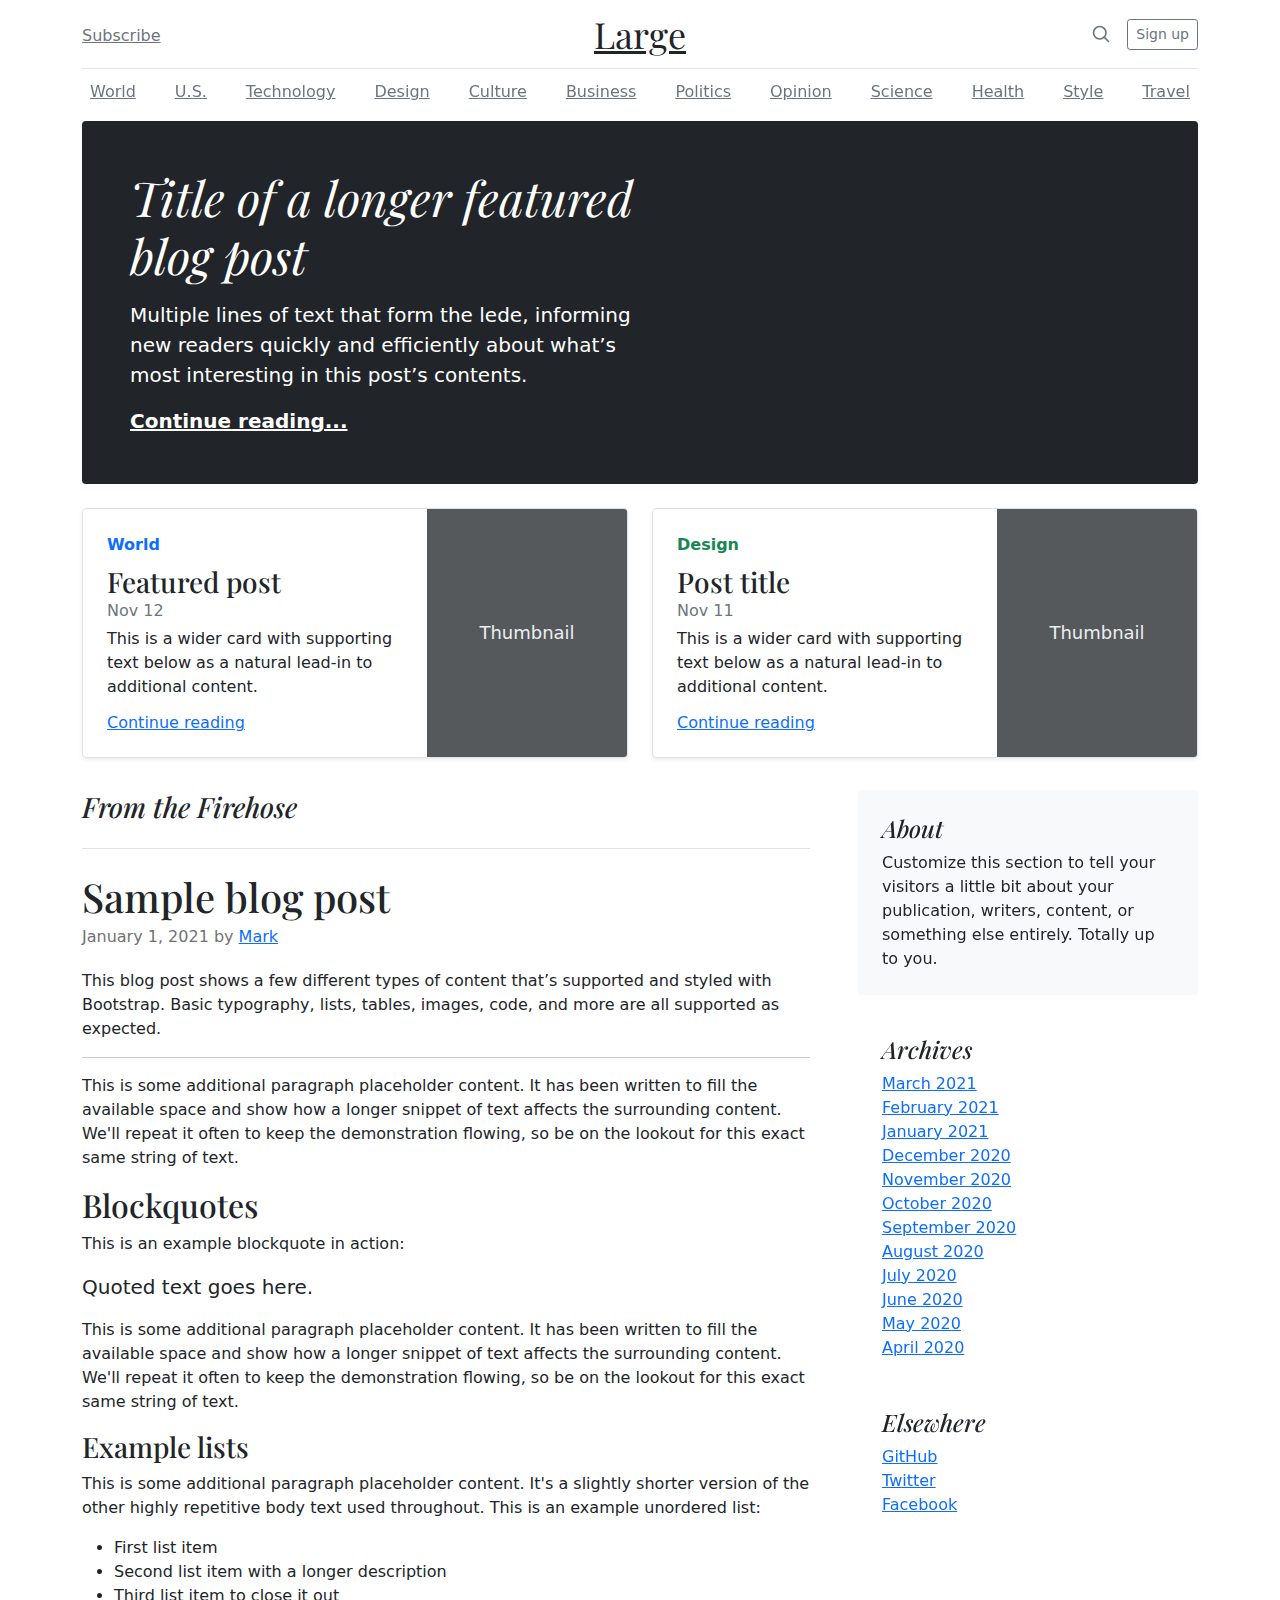
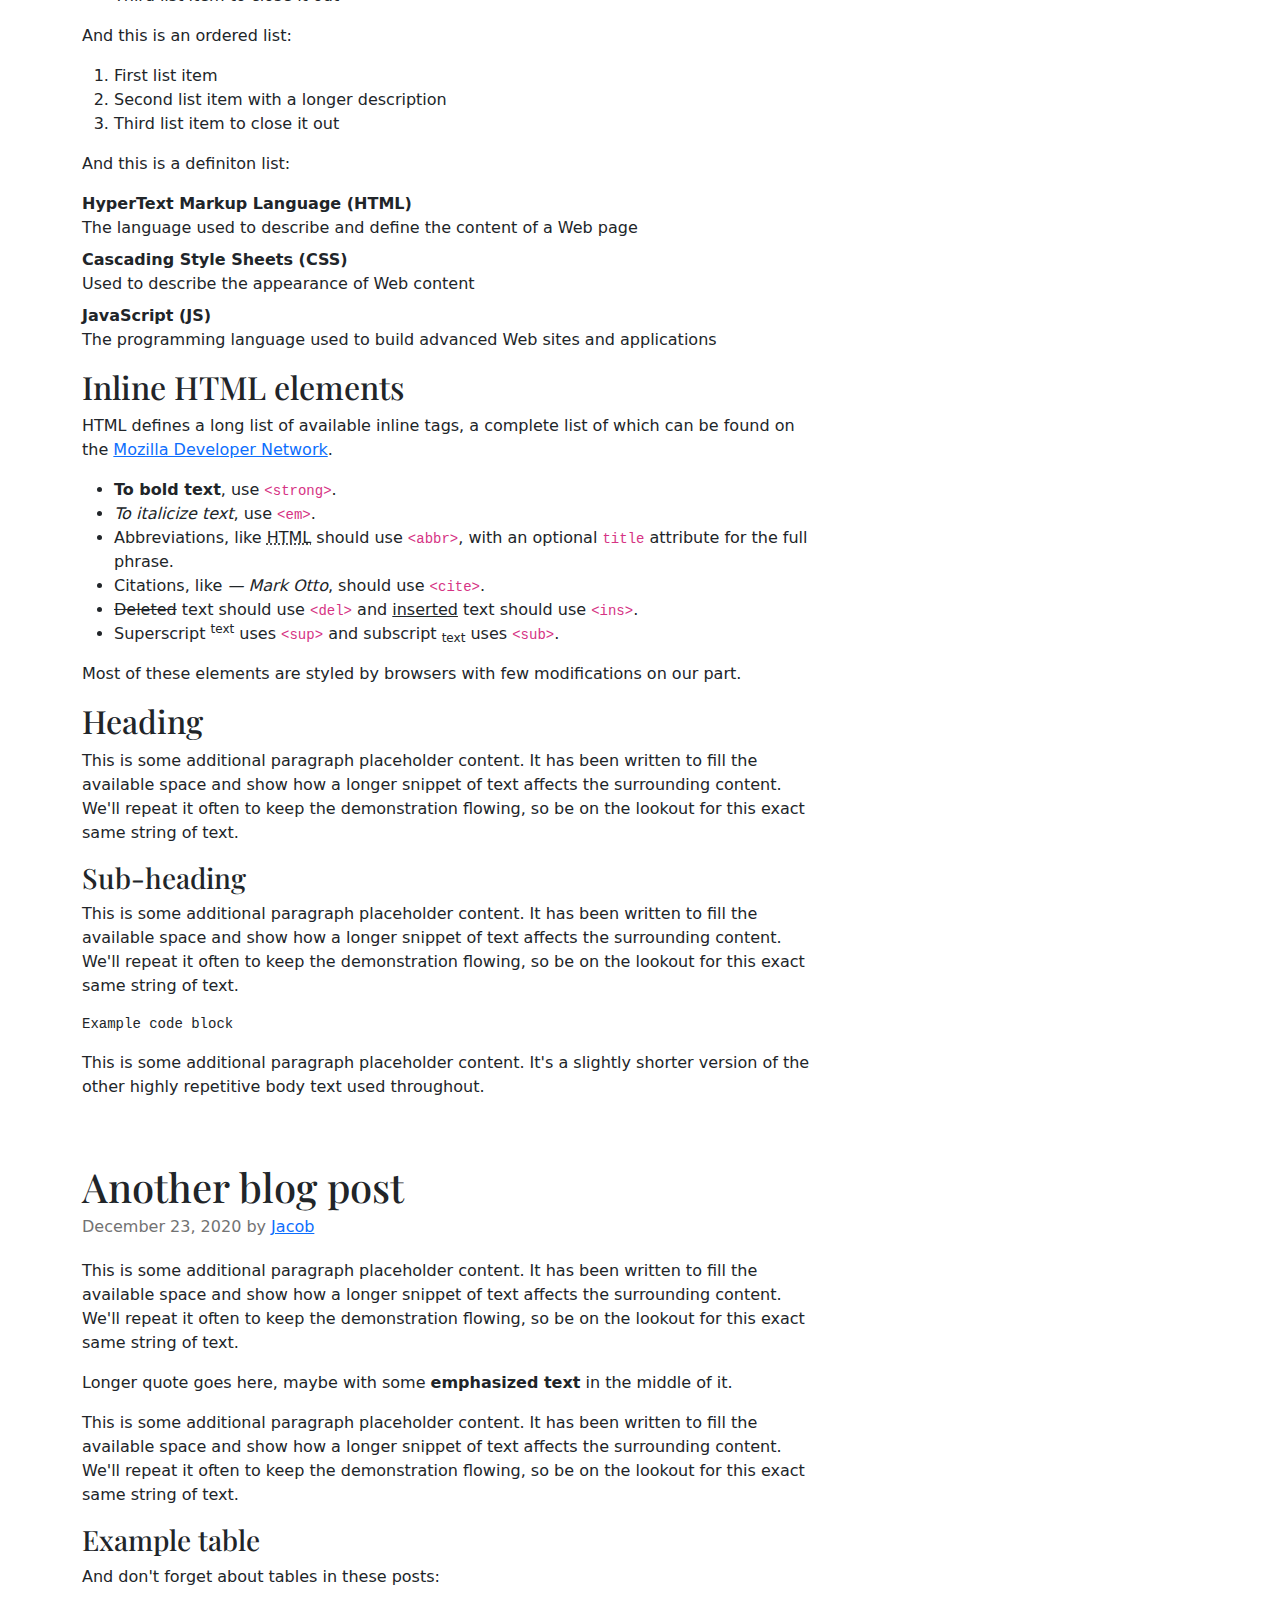
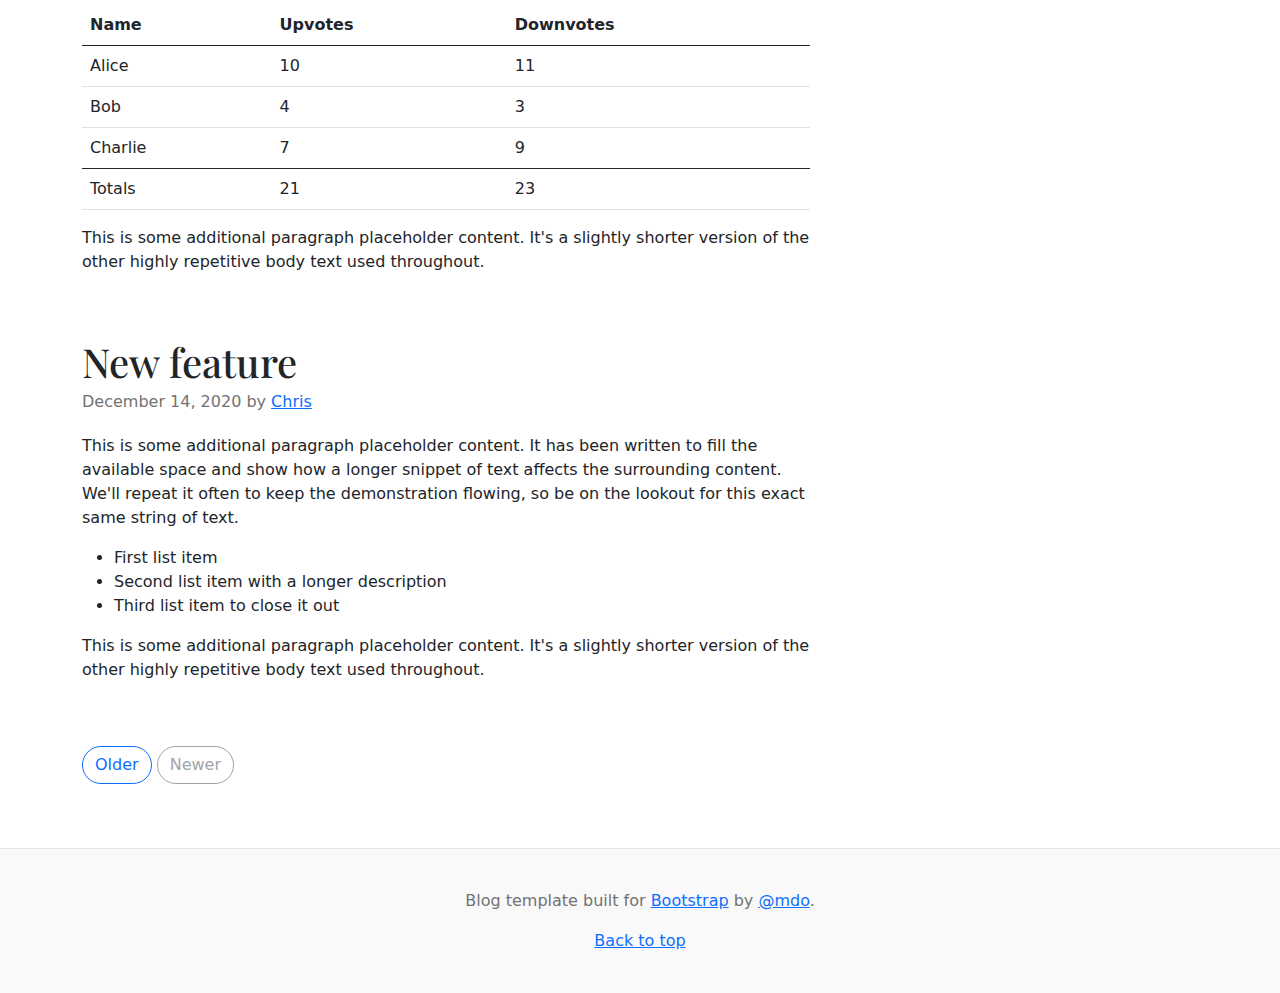
<file: bootstrap-5.0.2-examples/blog/index.html>
<!doctype html>
<html lang="en">
  <head>
    <meta charset="utf-8">
    <meta name="viewport" content="width=device-width, initial-scale=1">
    <meta name="description" content="">
    <meta name="author" content="Mark Otto, Jacob Thornton, and Bootstrap contributors">
    <meta name="generator" content="Hugo 0.84.0">
    <title>Blog Template · Bootstrap v5.0</title>

    <link rel="canonical" href="https://getbootstrap.com/docs/5.0/examples/blog/">

    

    <!-- Bootstrap core CSS -->
<link href="../assets/dist/css/bootstrap.min.css" rel="stylesheet">

    <style>
      .bd-placeholder-img {
        font-size: 1.125rem;
        text-anchor: middle;
        -webkit-user-select: none;
        -moz-user-select: none;
        user-select: none;
      }

      @media (min-width: 768px) {
        .bd-placeholder-img-lg {
          font-size: 3.5rem;
        }
      }
    </style>

    
    <!-- Custom styles for this template -->
    <link href="https://fonts.googleapis.com/css?family=Playfair&#43;Display:700,900&amp;display=swap" rel="stylesheet">
    <!-- Custom styles for this template -->
    <link href="blog.css" rel="stylesheet">
  </head>
  <body>
    
<div class="container">
  <header class="blog-header py-3">
    <div class="row flex-nowrap justify-content-between align-items-center">
      <div class="col-4 pt-1">
        <a class="link-secondary" href="#">Subscribe</a>
      </div>
      <div class="col-4 text-center">
        <a class="blog-header-logo text-dark" href="#">Large</a>
      </div>
      <div class="col-4 d-flex justify-content-end align-items-center">
        <a class="link-secondary" href="#" aria-label="Search">
          <svg xmlns="http://www.w3.org/2000/svg" width="20" height="20" fill="none" stroke="currentColor" stroke-linecap="round" stroke-linejoin="round" stroke-width="2" class="mx-3" role="img" viewBox="0 0 24 24"><title>Search</title><circle cx="10.5" cy="10.5" r="7.5"/><path d="M21 21l-5.2-5.2"/></svg>
        </a>
        <a class="btn btn-sm btn-outline-secondary" href="#">Sign up</a>
      </div>
    </div>
  </header>

  <div class="nav-scroller py-1 mb-2">
    <nav class="nav d-flex justify-content-between">
      <a class="p-2 link-secondary" href="#">World</a>
      <a class="p-2 link-secondary" href="#">U.S.</a>
      <a class="p-2 link-secondary" href="#">Technology</a>
      <a class="p-2 link-secondary" href="#">Design</a>
      <a class="p-2 link-secondary" href="#">Culture</a>
      <a class="p-2 link-secondary" href="#">Business</a>
      <a class="p-2 link-secondary" href="#">Politics</a>
      <a class="p-2 link-secondary" href="#">Opinion</a>
      <a class="p-2 link-secondary" href="#">Science</a>
      <a class="p-2 link-secondary" href="#">Health</a>
      <a class="p-2 link-secondary" href="#">Style</a>
      <a class="p-2 link-secondary" href="#">Travel</a>
    </nav>
  </div>
</div>

<main class="container">
  <div class="p-4 p-md-5 mb-4 text-white rounded bg-dark">
    <div class="col-md-6 px-0">
      <h1 class="display-4 fst-italic">Title of a longer featured blog post</h1>
      <p class="lead my-3">Multiple lines of text that form the lede, informing new readers quickly and efficiently about what’s most interesting in this post’s contents.</p>
      <p class="lead mb-0"><a href="#" class="text-white fw-bold">Continue reading...</a></p>
    </div>
  </div>

  <div class="row mb-2">
    <div class="col-md-6">
      <div class="row g-0 border rounded overflow-hidden flex-md-row mb-4 shadow-sm h-md-250 position-relative">
        <div class="col p-4 d-flex flex-column position-static">
          <strong class="d-inline-block mb-2 text-primary">World</strong>
          <h3 class="mb-0">Featured post</h3>
          <div class="mb-1 text-muted">Nov 12</div>
          <p class="card-text mb-auto">This is a wider card with supporting text below as a natural lead-in to additional content.</p>
          <a href="#" class="stretched-link">Continue reading</a>
        </div>
        <div class="col-auto d-none d-lg-block">
          <svg class="bd-placeholder-img" width="200" height="250" xmlns="http://www.w3.org/2000/svg" role="img" aria-label="Placeholder: Thumbnail" preserveAspectRatio="xMidYMid slice" focusable="false"><title>Placeholder</title><rect width="100%" height="100%" fill="#55595c"/><text x="50%" y="50%" fill="#eceeef" dy=".3em">Thumbnail</text></svg>

        </div>
      </div>
    </div>
    <div class="col-md-6">
      <div class="row g-0 border rounded overflow-hidden flex-md-row mb-4 shadow-sm h-md-250 position-relative">
        <div class="col p-4 d-flex flex-column position-static">
          <strong class="d-inline-block mb-2 text-success">Design</strong>
          <h3 class="mb-0">Post title</h3>
          <div class="mb-1 text-muted">Nov 11</div>
          <p class="mb-auto">This is a wider card with supporting text below as a natural lead-in to additional content.</p>
          <a href="#" class="stretched-link">Continue reading</a>
        </div>
        <div class="col-auto d-none d-lg-block">
          <svg class="bd-placeholder-img" width="200" height="250" xmlns="http://www.w3.org/2000/svg" role="img" aria-label="Placeholder: Thumbnail" preserveAspectRatio="xMidYMid slice" focusable="false"><title>Placeholder</title><rect width="100%" height="100%" fill="#55595c"/><text x="50%" y="50%" fill="#eceeef" dy=".3em">Thumbnail</text></svg>

        </div>
      </div>
    </div>
  </div>

  <div class="row g-5">
    <div class="col-md-8">
      <h3 class="pb-4 mb-4 fst-italic border-bottom">
        From the Firehose
      </h3>

      <article class="blog-post">
        <h2 class="blog-post-title">Sample blog post</h2>
        <p class="blog-post-meta">January 1, 2021 by <a href="#">Mark</a></p>

        <p>This blog post shows a few different types of content that’s supported and styled with Bootstrap. Basic typography, lists, tables, images, code, and more are all supported as expected.</p>
        <hr>
        <p>This is some additional paragraph placeholder content. It has been written to fill the available space and show how a longer snippet of text affects the surrounding content. We'll repeat it often to keep the demonstration flowing, so be on the lookout for this exact same string of text.</p>
        <h2>Blockquotes</h2>
        <p>This is an example blockquote in action:</p>
        <blockquote class="blockquote">
          <p>Quoted text goes here.</p>
        </blockquote>
        <p>This is some additional paragraph placeholder content. It has been written to fill the available space and show how a longer snippet of text affects the surrounding content. We'll repeat it often to keep the demonstration flowing, so be on the lookout for this exact same string of text.</p>
        <h3>Example lists</h3>
        <p>This is some additional paragraph placeholder content. It's a slightly shorter version of the other highly repetitive body text used throughout. This is an example unordered list:</p>
        <ul>
          <li>First list item</li>
          <li>Second list item with a longer description</li>
          <li>Third list item to close it out</li>
        </ul>
        <p>And this is an ordered list:</p>
        <ol>
          <li>First list item</li>
          <li>Second list item with a longer description</li>
          <li>Third list item to close it out</li>
        </ol>
        <p>And this is a definiton list:</p>
        <dl>
          <dt>HyperText Markup Language (HTML)</dt>
          <dd>The language used to describe and define the content of a Web page</dd>
          <dt>Cascading Style Sheets (CSS)</dt>
          <dd>Used to describe the appearance of Web content</dd>
          <dt>JavaScript (JS)</dt>
          <dd>The programming language used to build advanced Web sites and applications</dd>
        </dl>
        <h2>Inline HTML elements</h2>
        <p>HTML defines a long list of available inline tags, a complete list of which can be found on the <a href="https://developer.mozilla.org/en-US/docs/Web/HTML/Element">Mozilla Developer Network</a>.</p>
        <ul>
          <li><strong>To bold text</strong>, use <code class="language-plaintext highlighter-rouge">&lt;strong&gt;</code>.</li>
          <li><em>To italicize text</em>, use <code class="language-plaintext highlighter-rouge">&lt;em&gt;</code>.</li>
          <li>Abbreviations, like <abbr title="HyperText Markup Langage">HTML</abbr> should use <code class="language-plaintext highlighter-rouge">&lt;abbr&gt;</code>, with an optional <code class="language-plaintext highlighter-rouge">title</code> attribute for the full phrase.</li>
          <li>Citations, like <cite>— Mark Otto</cite>, should use <code class="language-plaintext highlighter-rouge">&lt;cite&gt;</code>.</li>
          <li><del>Deleted</del> text should use <code class="language-plaintext highlighter-rouge">&lt;del&gt;</code> and <ins>inserted</ins> text should use <code class="language-plaintext highlighter-rouge">&lt;ins&gt;</code>.</li>
          <li>Superscript <sup>text</sup> uses <code class="language-plaintext highlighter-rouge">&lt;sup&gt;</code> and subscript <sub>text</sub> uses <code class="language-plaintext highlighter-rouge">&lt;sub&gt;</code>.</li>
        </ul>
        <p>Most of these elements are styled by browsers with few modifications on our part.</p>
        <h2>Heading</h2>
        <p>This is some additional paragraph placeholder content. It has been written to fill the available space and show how a longer snippet of text affects the surrounding content. We'll repeat it often to keep the demonstration flowing, so be on the lookout for this exact same string of text.</p>
        <h3>Sub-heading</h3>
        <p>This is some additional paragraph placeholder content. It has been written to fill the available space and show how a longer snippet of text affects the surrounding content. We'll repeat it often to keep the demonstration flowing, so be on the lookout for this exact same string of text.</p>
        <pre><code>Example code block</code></pre>
        <p>This is some additional paragraph placeholder content. It's a slightly shorter version of the other highly repetitive body text used throughout.</p>
      </article>

      <article class="blog-post">
        <h2 class="blog-post-title">Another blog post</h2>
        <p class="blog-post-meta">December 23, 2020 by <a href="#">Jacob</a></p>

        <p>This is some additional paragraph placeholder content. It has been written to fill the available space and show how a longer snippet of text affects the surrounding content. We'll repeat it often to keep the demonstration flowing, so be on the lookout for this exact same string of text.</p>
        <blockquote>
          <p>Longer quote goes here, maybe with some <strong>emphasized text</strong> in the middle of it.</p>
        </blockquote>
        <p>This is some additional paragraph placeholder content. It has been written to fill the available space and show how a longer snippet of text affects the surrounding content. We'll repeat it often to keep the demonstration flowing, so be on the lookout for this exact same string of text.</p>
        <h3>Example table</h3>
        <p>And don't forget about tables in these posts:</p>
        <table class="table">
          <thead>
            <tr>
              <th>Name</th>
              <th>Upvotes</th>
              <th>Downvotes</th>
            </tr>
          </thead>
          <tbody>
            <tr>
              <td>Alice</td>
              <td>10</td>
              <td>11</td>
            </tr>
            <tr>
              <td>Bob</td>
              <td>4</td>
              <td>3</td>
            </tr>
            <tr>
              <td>Charlie</td>
              <td>7</td>
              <td>9</td>
            </tr>
          </tbody>
          <tfoot>
            <tr>
              <td>Totals</td>
              <td>21</td>
              <td>23</td>
            </tr>
          </tfoot>
        </table>

        <p>This is some additional paragraph placeholder content. It's a slightly shorter version of the other highly repetitive body text used throughout.</p>
      </article>

      <article class="blog-post">
        <h2 class="blog-post-title">New feature</h2>
        <p class="blog-post-meta">December 14, 2020 by <a href="#">Chris</a></p>

        <p>This is some additional paragraph placeholder content. It has been written to fill the available space and show how a longer snippet of text affects the surrounding content. We'll repeat it often to keep the demonstration flowing, so be on the lookout for this exact same string of text.</p>
        <ul>
          <li>First list item</li>
          <li>Second list item with a longer description</li>
          <li>Third list item to close it out</li>
        </ul>
        <p>This is some additional paragraph placeholder content. It's a slightly shorter version of the other highly repetitive body text used throughout.</p>
      </article>

      <nav class="blog-pagination" aria-label="Pagination">
        <a class="btn btn-outline-primary" href="#">Older</a>
        <a class="btn btn-outline-secondary disabled" href="#" tabindex="-1" aria-disabled="true">Newer</a>
      </nav>

    </div>

    <div class="col-md-4">
      <div class="position-sticky" style="top: 2rem;">
        <div class="p-4 mb-3 bg-light rounded">
          <h4 class="fst-italic">About</h4>
          <p class="mb-0">Customize this section to tell your visitors a little bit about your publication, writers, content, or something else entirely. Totally up to you.</p>
        </div>

        <div class="p-4">
          <h4 class="fst-italic">Archives</h4>
          <ol class="list-unstyled mb-0">
            <li><a href="#">March 2021</a></li>
            <li><a href="#">February 2021</a></li>
            <li><a href="#">January 2021</a></li>
            <li><a href="#">December 2020</a></li>
            <li><a href="#">November 2020</a></li>
            <li><a href="#">October 2020</a></li>
            <li><a href="#">September 2020</a></li>
            <li><a href="#">August 2020</a></li>
            <li><a href="#">July 2020</a></li>
            <li><a href="#">June 2020</a></li>
            <li><a href="#">May 2020</a></li>
            <li><a href="#">April 2020</a></li>
          </ol>
        </div>

        <div class="p-4">
          <h4 class="fst-italic">Elsewhere</h4>
          <ol class="list-unstyled">
            <li><a href="#">GitHub</a></li>
            <li><a href="#">Twitter</a></li>
            <li><a href="#">Facebook</a></li>
          </ol>
        </div>
      </div>
    </div>
  </div>

</main>

<footer class="blog-footer">
  <p>Blog template built for <a href="https://getbootstrap.com/">Bootstrap</a> by <a href="https://twitter.com/mdo">@mdo</a>.</p>
  <p>
    <a href="#">Back to top</a>
  </p>
</footer>


    
  </body>
</html>
</file>
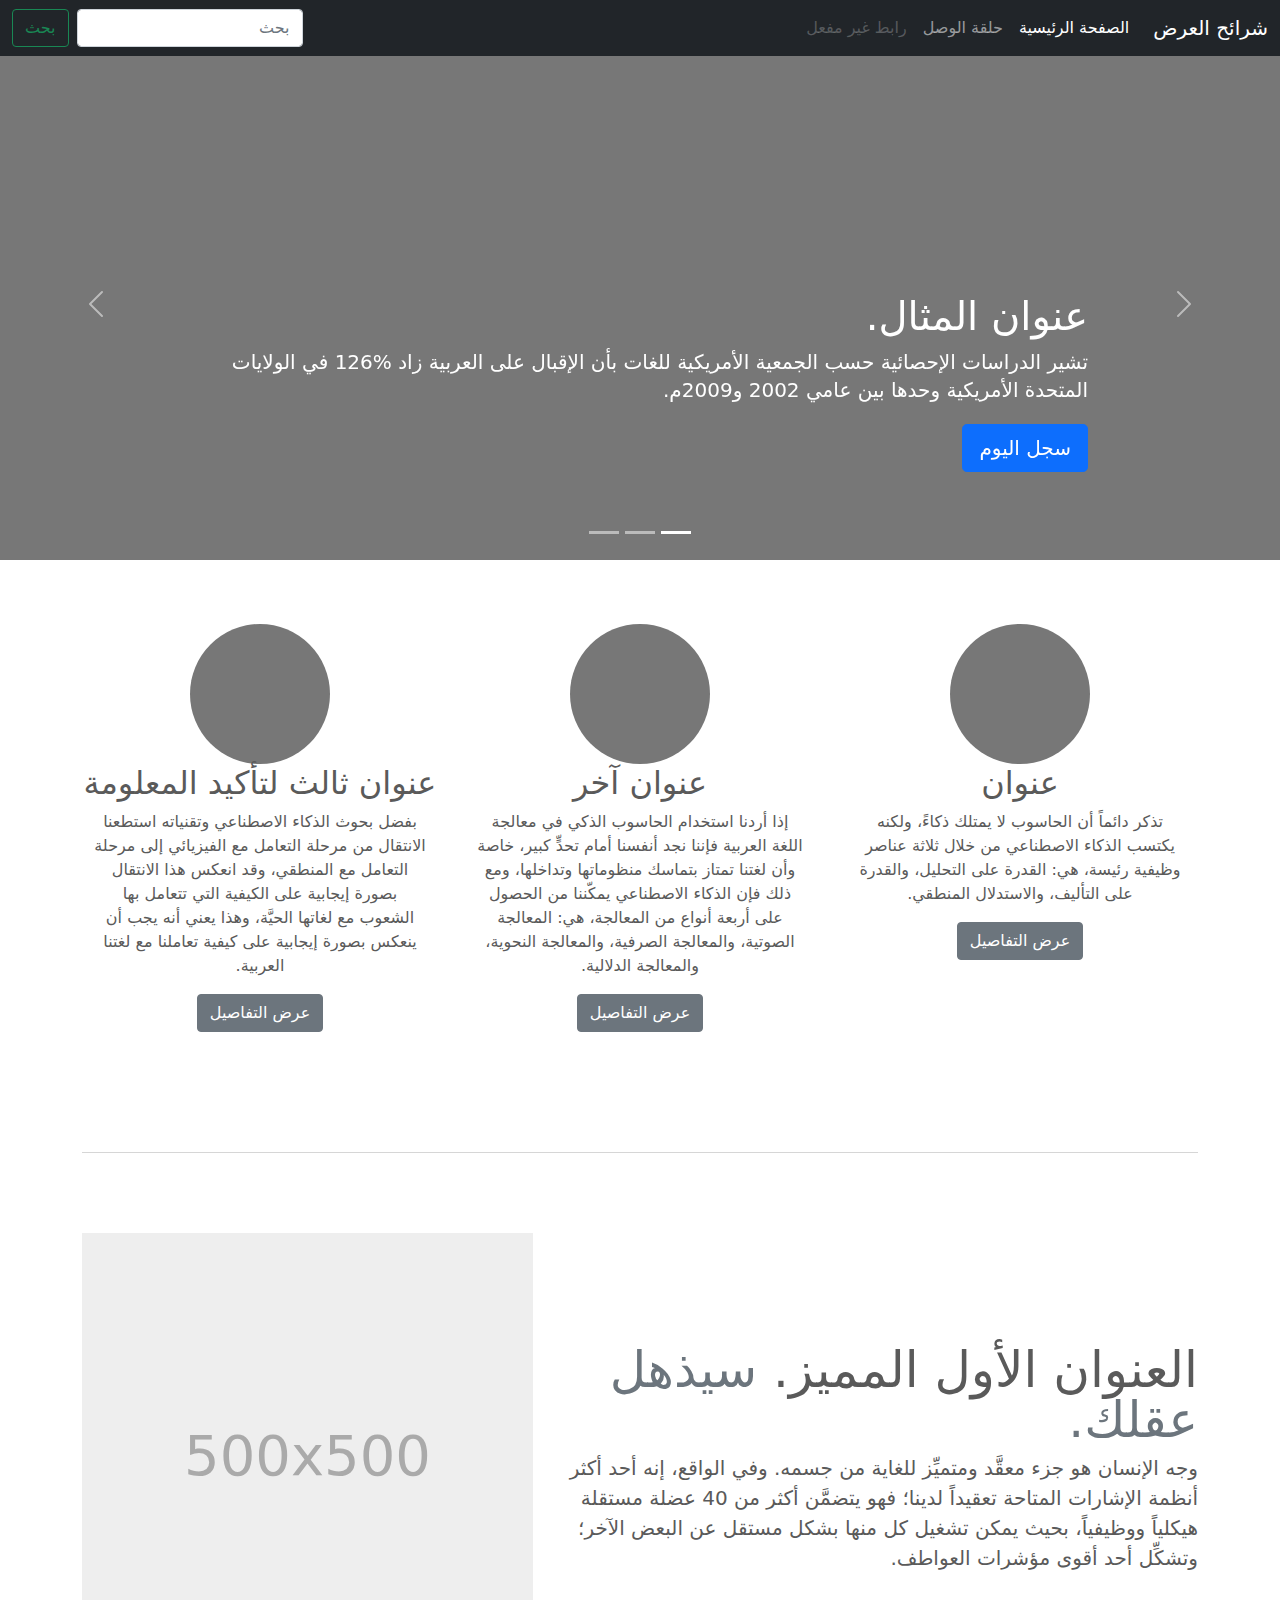
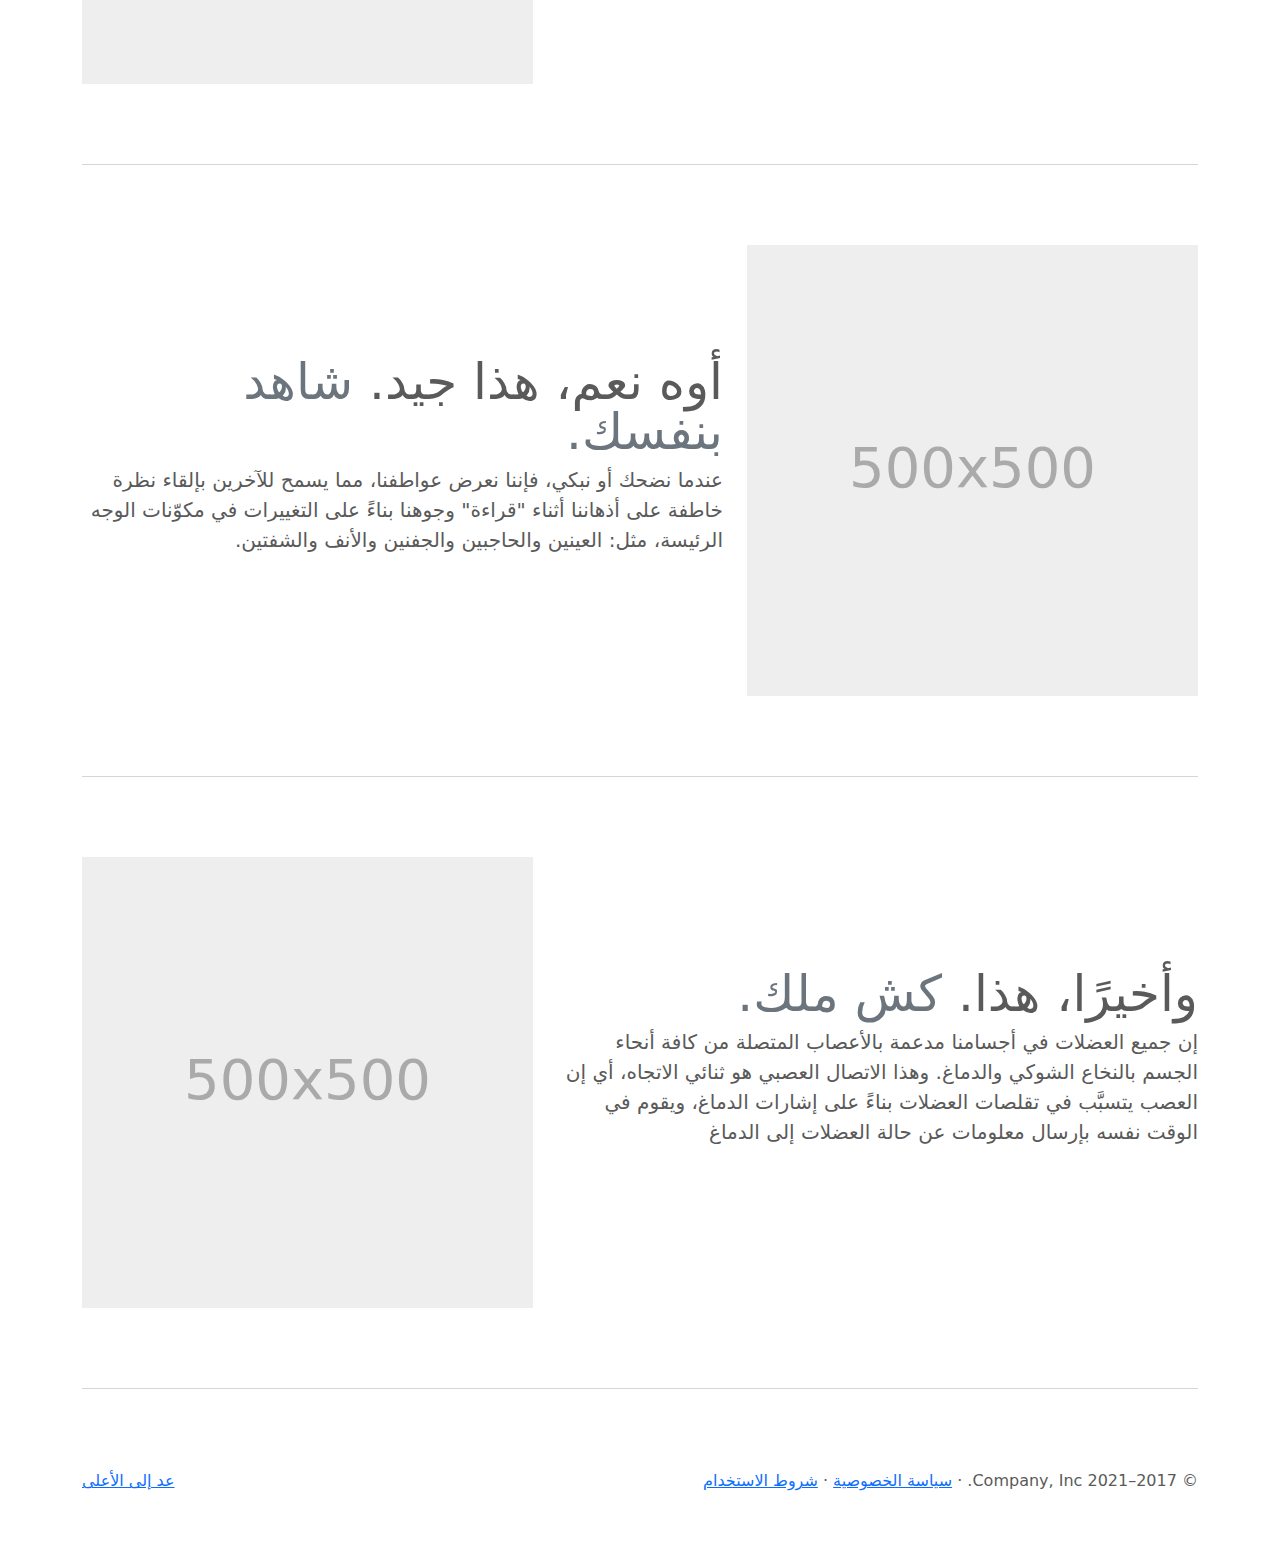
<file: bootstrap-5.0.2-examples/carousel-rtl/index.html>
<!doctype html>
<html lang="ar" dir="rtl">
  <head>
    <meta charset="utf-8">
    <meta name="viewport" content="width=device-width, initial-scale=1">
    <meta name="description" content="">
    <meta name="author" content="Mark Otto, Jacob Thornton, and Bootstrap contributors">
    <meta name="generator" content="Hugo 0.84.0">
    <title>قالب  شرائح العرض · Bootstrap v5.0</title>

    <link rel="canonical" href="https://getbootstrap.com/docs/5.0/examples/carousel-rtl/">

    

    <!-- Bootstrap core CSS -->
<link href="../assets/dist/css/bootstrap.rtl.min.css" rel="stylesheet">

    <style>
      .bd-placeholder-img {
        font-size: 1.125rem;
        text-anchor: middle;
        -webkit-user-select: none;
        -moz-user-select: none;
        user-select: none;
      }

      @media (min-width: 768px) {
        .bd-placeholder-img-lg {
          font-size: 3.5rem;
        }
      }
    </style>

    
    <!-- Custom styles for this template -->
    <link href="../carousel/carousel.rtl.css" rel="stylesheet">
  </head>
  <body>
    
<header>
  <nav class="navbar navbar-expand-md navbar-dark fixed-top bg-dark">
    <div class="container-fluid">
      <a class="navbar-brand" href="#">شرائح العرض</a>
      <button class="navbar-toggler" type="button" data-bs-toggle="collapse" data-bs-target="#navbarCollapse" aria-controls="navbarCollapse" aria-expanded="false" aria-label="تبديل التنقل">
        <span class="navbar-toggler-icon"></span>
      </button>
      <div class="collapse navbar-collapse" id="navbarCollapse">
        <ul class="navbar-nav me-auto mb-2 mb-md-0">
          <li class="nav-item">
            <a class="nav-link active" aria-current="page" href="#">الصفحة الرئيسية</a>
          </li>
          <li class="nav-item">
            <a class="nav-link" href="#">حلقة الوصل</a>
          </li>
          <li class="nav-item">
            <a class="nav-link disabled" href="#" tabindex="-1" aria-disabled="true">رابط غير مفعل</a>
          </li>
        </ul>
        <form class="d-flex">
          <input class="form-control me-2" type="search" placeholder="بحث" aria-label="بحث">
          <button class="btn btn-outline-success" type="submit">بحث</button>
        </form>
      </div>
    </div>
  </nav>
</header>

<main>

  <div id="myCarousel" class="carousel slide" data-bs-ride="carousel">
    <div class="carousel-indicators">
      <button type="button" data-bs-target="#myCarousel" data-bs-slide-to="0" class="active" aria-current="true" aria-label="Slide 1"></button>
      <button type="button" data-bs-target="#myCarousel" data-bs-slide-to="1" aria-label="Slide 2"></button>
      <button type="button" data-bs-target="#myCarousel" data-bs-slide-to="2" aria-label="Slide 3"></button>
    </div>
    <div class="carousel-inner">
      <div class="carousel-item active">
        <svg class="bd-placeholder-img" width="100%" height="100%" xmlns="http://www.w3.org/2000/svg" aria-hidden="true" preserveAspectRatio="xMidYMid slice" focusable="false"><rect width="100%" height="100%" fill="#777"/></svg>

        <div class="container">
          <div class="carousel-caption text-start">
            <h1>عنوان المثال.</h1>
            <p>تشير الدراسات الإحصائية حسب الجمعية الأمريكية للغات بأن الإقبال على العربية زاد %126 في الولايات المتحدة الأمريكية وحدها بين عامي 2002 و2009م.</p>
            <p><a class="btn btn-lg btn-primary" href="#">سجل اليوم</a></p>
          </div>
        </div>
      </div>
      <div class="carousel-item">
        <svg class="bd-placeholder-img" width="100%" height="100%" xmlns="http://www.w3.org/2000/svg" aria-hidden="true" preserveAspectRatio="xMidYMid slice" focusable="false"><rect width="100%" height="100%" fill="#777"/></svg>

        <div class="container">
          <div class="carousel-caption">
            <h1>عنوان مثال آخر.</h1>
            <p>حسب المجلس الثقافي البريطاني فإن تعليم الإنجليزية داخل بريطانيا يسهم في تعزيز اقتصادها بما يتجاوز ملياري جنيه سنوياً، كما أنه وفر أكثر من 26 ألف وظيفة.</p>
            <p><a class="btn btn-lg btn-primary" href="#">أعرف أكثر</a></p>
          </div>
        </div>
      </div>
      <div class="carousel-item">
        <svg class="bd-placeholder-img" width="100%" height="100%" xmlns="http://www.w3.org/2000/svg" aria-hidden="true" preserveAspectRatio="xMidYMid slice" focusable="false"><rect width="100%" height="100%" fill="#777"/></svg>

        <div class="container">
          <div class="carousel-caption text-end">
            <h1>واحد أكثر لقياس جيد.</h1>
            <p>الإحصاءات لحجم الاستثمار اللغوي خارج بريطانيا تتفاوت من سنة لأخرى إلا أن المدير التنفيذي للمجلس الثقافي البريطاني إدي بايرز يرى أن استثمار تعليم الإنجليزية في الخارج لا يحسب على المستوى المالي فحسب بل على المستوى السياسي أيضاً.</p>
            <p><a class="btn btn-lg btn-primary" href="#">تصفح المعرض</a></p>
          </div>
        </div>
      </div>
    </div>
    <button class="carousel-control-prev" type="button" data-bs-target="#myCarousel" data-bs-slide="prev">
      <span class="carousel-control-prev-icon" aria-hidden="true"></span>
      <span class="visually-hidden">السابق</span>
    </button>
    <button class="carousel-control-next" type="button" data-bs-target="#myCarousel" data-bs-slide="next">
      <span class="carousel-control-next-icon" aria-hidden="true"></span>
      <span class="visually-hidden">التالي</span>
    </button>
  </div>


  <!-- Marketing messaging and featurettes
  ================================================== -->
  <!-- Wrap the rest of the page in another container to center all the content. -->

  <div class="container marketing">

    <!-- Three columns of text below the carousel -->
    <div class="row">
      <div class="col-lg-4">
        <svg class="bd-placeholder-img rounded-circle" width="140" height="140" xmlns="http://www.w3.org/2000/svg" role="img" aria-label="Placeholder: 140x140" preserveAspectRatio="xMidYMid slice" focusable="false"><title>Placeholder</title><rect width="100%" height="100%" fill="#777"/><text x="50%" y="50%" fill="#777" dy=".3em">140x140</text></svg>

        <h2>عنوان</h2>
        <p>تذكر دائماً أن الحاسوب لا يمتلك ذكاءً، ولكنه يكتسب الذكاء الاصطناعي من خلال ثلاثة عناصر وظيفية رئيسة، هي: القدرة على التحليل، والقدرة على التأليف، والاستدلال المنطقي.</p>
        <p><a class="btn btn-secondary" href="#">عرض التفاصيل</a></p>
      </div><!-- /.col-lg-4 -->
      <div class="col-lg-4">
        <svg class="bd-placeholder-img rounded-circle" width="140" height="140" xmlns="http://www.w3.org/2000/svg" role="img" aria-label="Placeholder: 140x140" preserveAspectRatio="xMidYMid slice" focusable="false"><title>Placeholder</title><rect width="100%" height="100%" fill="#777"/><text x="50%" y="50%" fill="#777" dy=".3em">140x140</text></svg>

        <h2>عنوان آخر</h2>
        <p>إذا أردنا استخدام الحاسوب الذكي في معالجة اللغة العربية فإننا نجد أنفسنا أمام تحدٍّ كبير، خاصة وأن لغتنا تمتاز بتماسك منظوماتها وتداخلها، ومع ذلك فإن الذكاء الاصطناعي يمكّننا من الحصول على أربعة أنواع من المعالجة، هي: المعالجة الصوتية، والمعالجة الصرفية، والمعالجة النحوية، والمعالجة الدلالية.</p>
        <p><a class="btn btn-secondary" href="#">عرض التفاصيل</a></p>
      </div><!-- /.col-lg-4 -->
      <div class="col-lg-4">
        <svg class="bd-placeholder-img rounded-circle" width="140" height="140" xmlns="http://www.w3.org/2000/svg" role="img" aria-label="Placeholder: 140x140" preserveAspectRatio="xMidYMid slice" focusable="false"><title>Placeholder</title><rect width="100%" height="100%" fill="#777"/><text x="50%" y="50%" fill="#777" dy=".3em">140x140</text></svg>

        <h2>عنوان ثالث لتأكيد المعلومة</h2>
        <p>بفضل بحوث الذكاء الاصطناعي وتقنياته استطعنا الانتقال من مرحلة التعامل مع الفيزيائي إلى مرحلة التعامل مع المنطقي، وقد انعكس هذا الانتقال بصورة إيجابية على الكيفية التي تتعامل بها الشعوب مع لغاتها الحيَّة، وهذا يعني أنه يجب أن ينعكس بصورة إيجابية على كيفية تعاملنا مع لغتنا العربية.</p>
        <p><a class="btn btn-secondary" href="#">عرض التفاصيل</a></p>
      </div><!-- /.col-lg-4 -->
    </div><!-- /.row -->


    <!-- START THE FEATURETTES -->

    <hr class="featurette-divider">

    <div class="row featurette">
      <div class="col-md-7">
        <h2 class="featurette-heading">العنوان الأول المميز. <span class="text-muted"> سيذهل عقلك. </span></h2>
        <p class="lead">وجه الإنسان هو جزء معقَّد ومتميِّز للغاية من جسمه. وفي الواقع، إنه أحد أكثر أنظمة الإشارات المتاحة تعقيداً لدينا؛ فهو يتضمَّن أكثر من 40 عضلة مستقلة هيكلياً ووظيفياً، بحيث يمكن تشغيل كل منها بشكل مستقل عن البعض الآخر؛ وتشكِّل أحد أقوى مؤشرات العواطف.</p>
      </div>
      <div class="col-md-5">
        <svg class="bd-placeholder-img bd-placeholder-img-lg featurette-image img-fluid mx-auto" width="500" height="500" xmlns="http://www.w3.org/2000/svg" role="img" aria-label="Placeholder: 500x500" preserveAspectRatio="xMidYMid slice" focusable="false"><title>Placeholder</title><rect width="100%" height="100%" fill="#eee"/><text x="50%" y="50%" fill="#aaa" dy=".3em">500x500</text></svg>

      </div>
    </div>

    <hr class="featurette-divider">

    <div class="row featurette">
      <div class="col-md-7 order-md-2">
        <h2 class="featurette-heading">أوه نعم، هذا جيد. <span class="text-muted"> شاهد بنفسك. </span></h2>
        <p class="lead">عندما نضحك أو نبكي، فإننا نعرض عواطفنا، مما يسمح للآخرين بإلقاء نظرة خاطفة على أذهاننا أثناء "قراءة" وجوهنا بناءً على التغييرات في مكوّنات الوجه الرئيسة، مثل: العينين والحاجبين والجفنين والأنف والشفتين.</p>
      </div>
      <div class="col-md-5 order-md-1">
        <svg class="bd-placeholder-img bd-placeholder-img-lg featurette-image img-fluid mx-auto" width="500" height="500" xmlns="http://www.w3.org/2000/svg" role="img" aria-label="Placeholder: 500x500" preserveAspectRatio="xMidYMid slice" focusable="false"><title>Placeholder</title><rect width="100%" height="100%" fill="#eee"/><text x="50%" y="50%" fill="#aaa" dy=".3em">500x500</text></svg>

      </div>
    </div>

    <hr class="featurette-divider">

    <div class="row featurette">
      <div class="col-md-7">
        <h2 class="featurette-heading">وأخيرًا، هذا. <span class="text-muted"> كش ملك. </span></h2>
        <p class="lead">إن جميع العضلات في أجسامنا مدعمة بالأعصاب المتصلة من كافة أنحاء الجسم بالنخاع الشوكي والدماغ. وهذا الاتصال العصبي هو ثنائي الاتجاه، أي إن العصب يتسبَّب في تقلصات العضلات بناءً على إشارات الدماغ، ويقوم في الوقت نفسه بإرسال معلومات عن حالة العضلات إلى الدماغ</p>
      </div>
      <div class="col-md-5">
        <svg class="bd-placeholder-img bd-placeholder-img-lg featurette-image img-fluid mx-auto" width="500" height="500" xmlns="http://www.w3.org/2000/svg" role="img" aria-label="Placeholder: 500x500" preserveAspectRatio="xMidYMid slice" focusable="false"><title>Placeholder</title><rect width="100%" height="100%" fill="#eee"/><text x="50%" y="50%" fill="#aaa" dy=".3em">500x500</text></svg>

      </div>
    </div>

    <hr class="featurette-divider">

    <!-- /END THE FEATURETTES -->

  </div><!-- /.container -->


  <!-- FOOTER -->
  <footer class="container">
    <p class="float-end"><a href="#">عد إلى الأعلى</a></p>
    <p>&copy; 2017–2021 Company, Inc. &middot; <a href="#">سياسة الخصوصية</a> &middot; <a href="#">شروط الاستخدام</a></p>
  </footer>
</main>


    <script src="../assets/dist/js/bootstrap.bundle.min.js"></script>

      
  </body>
</html>
</file>
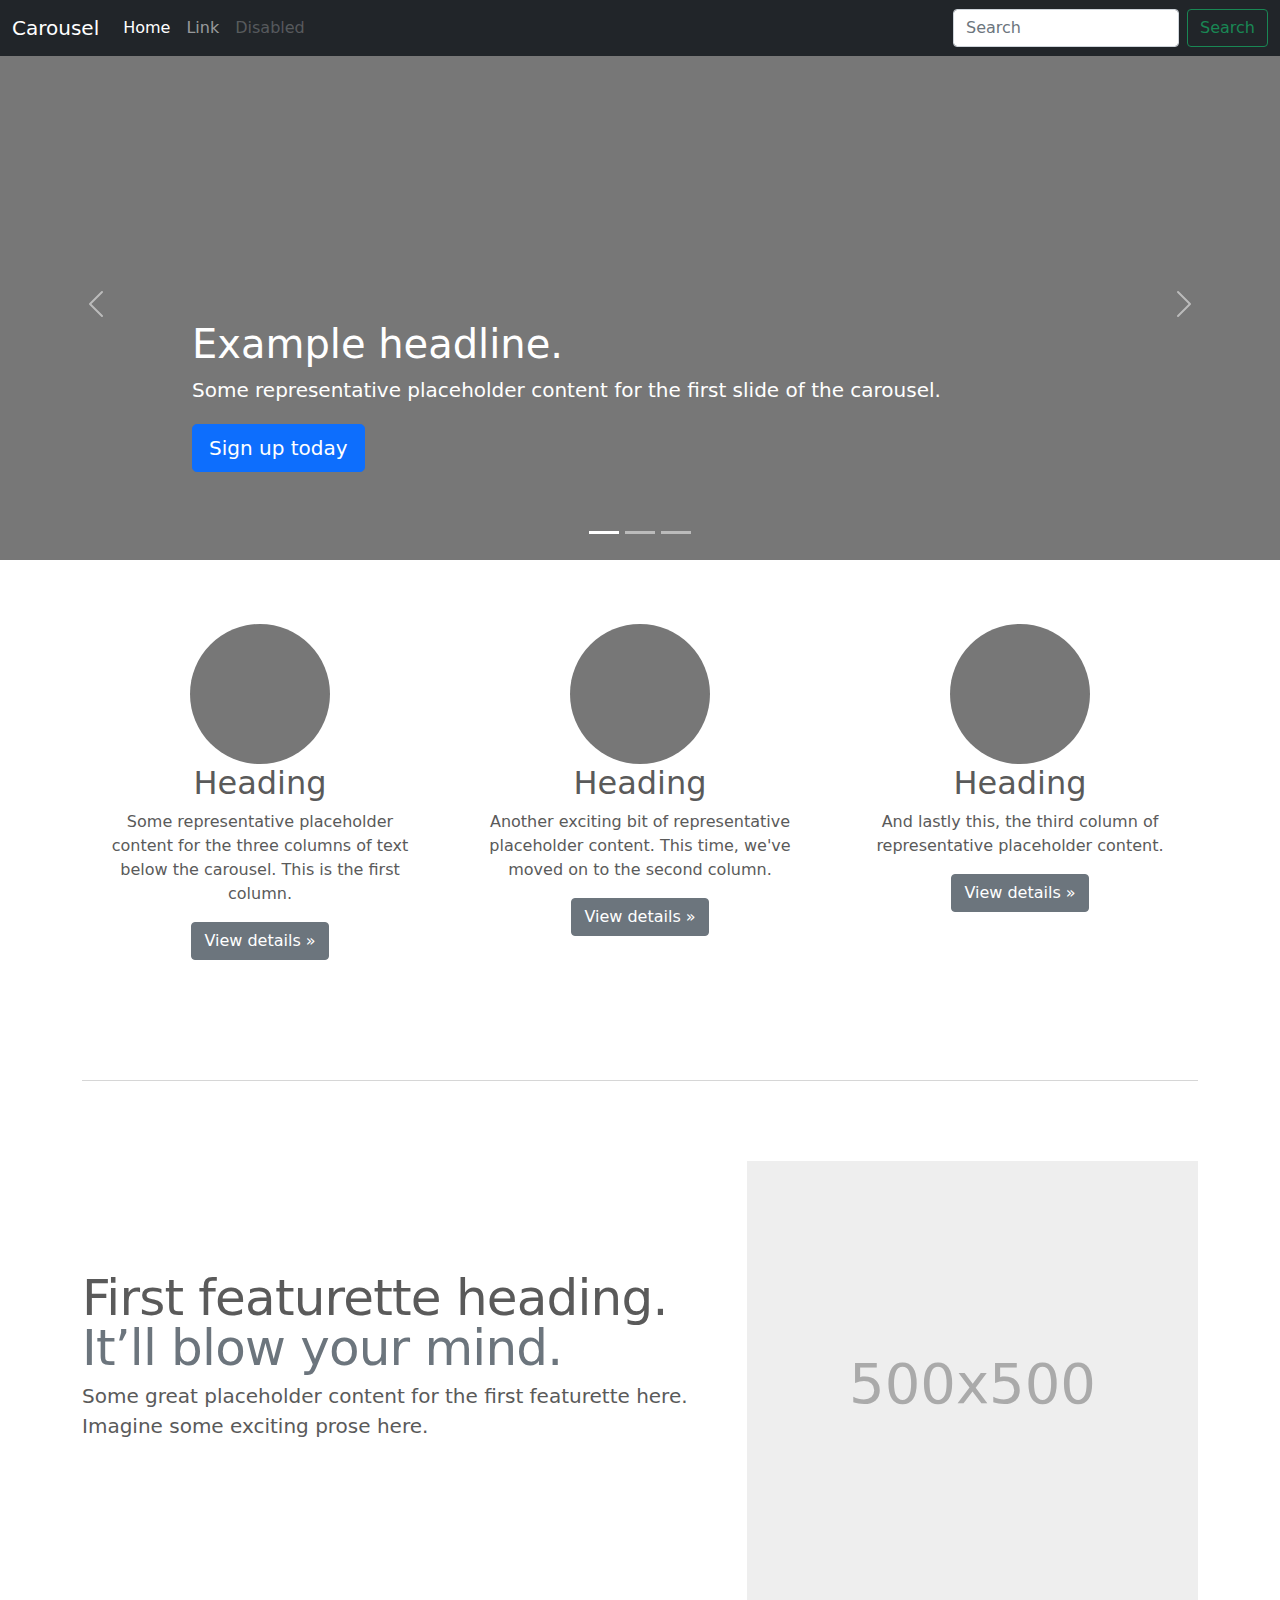
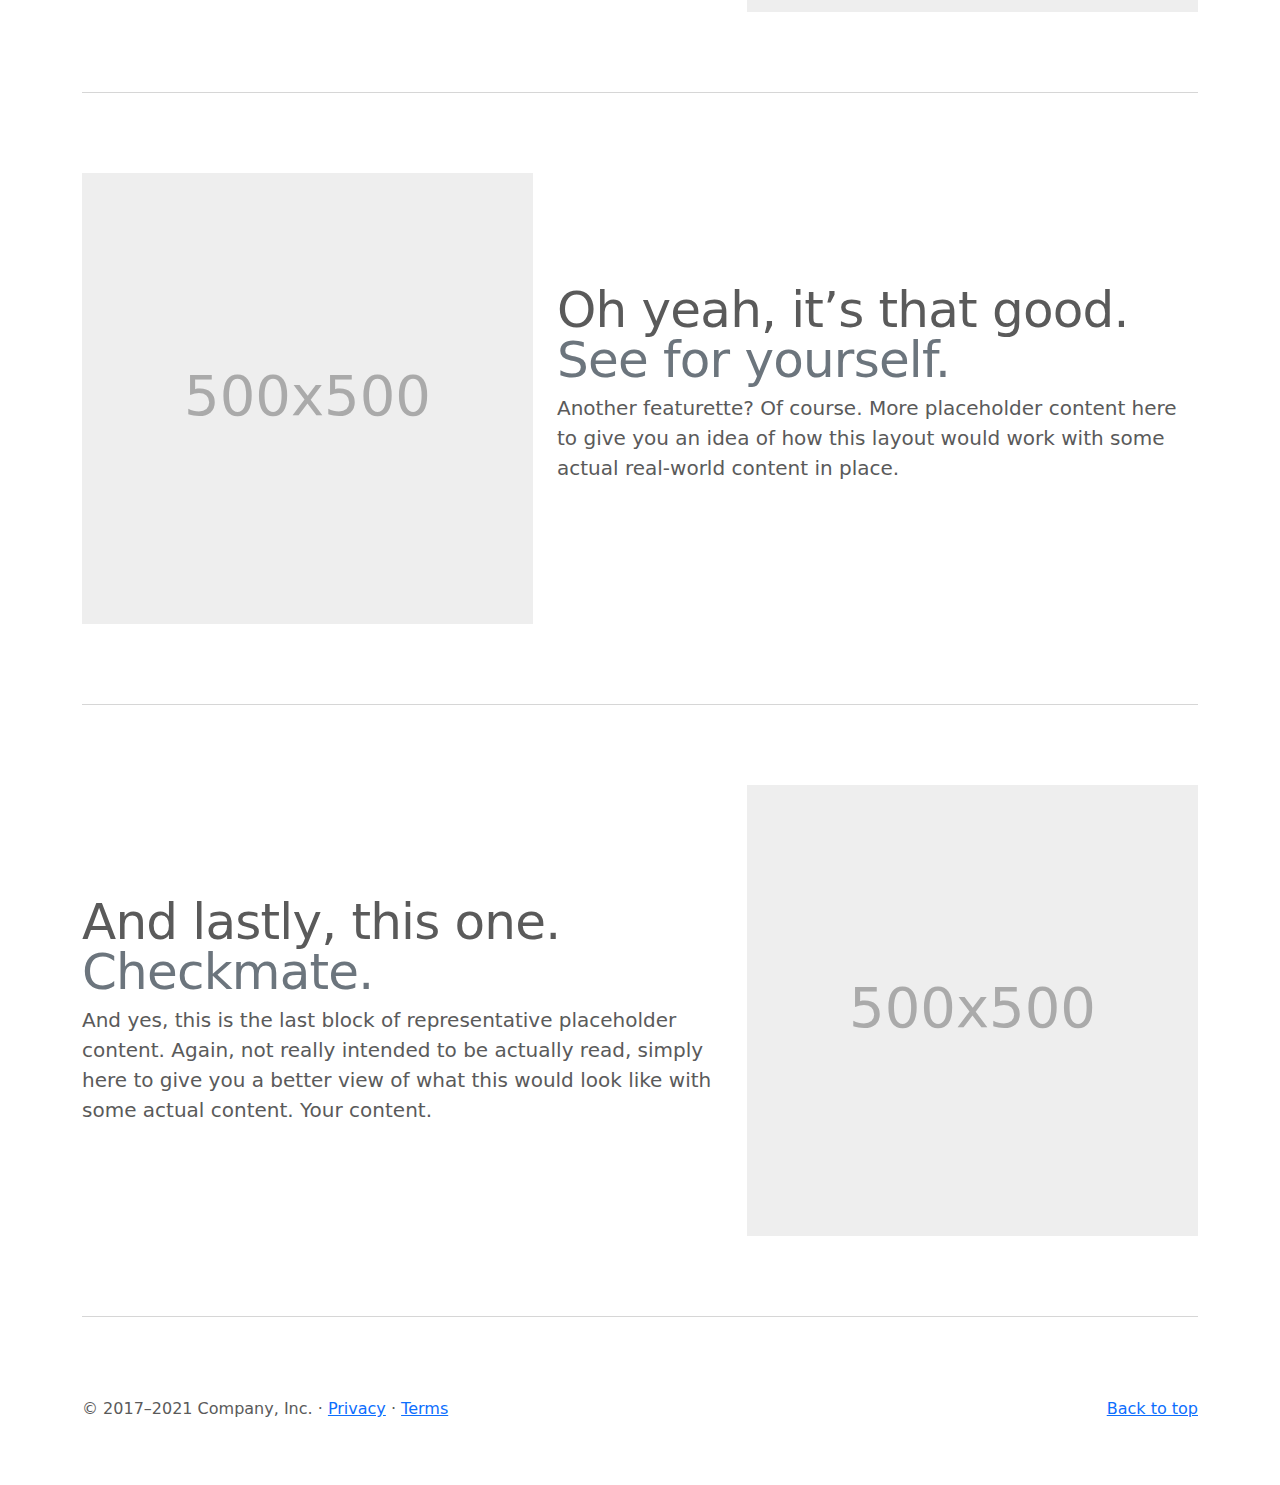
<file: bootstrap-5.0.2-examples/carousel/index.html>
<!doctype html>
<html lang="en">
  <head>
    <meta charset="utf-8">
    <meta name="viewport" content="width=device-width, initial-scale=1">
    <meta name="description" content="">
    <meta name="author" content="Mark Otto, Jacob Thornton, and Bootstrap contributors">
    <meta name="generator" content="Hugo 0.84.0">
    <title>Carousel Template · Bootstrap v5.0</title>

    <link rel="canonical" href="https://getbootstrap.com/docs/5.0/examples/carousel/">

    

    <!-- Bootstrap core CSS -->
<link href="../assets/dist/css/bootstrap.min.css" rel="stylesheet">

    <style>
      .bd-placeholder-img {
        font-size: 1.125rem;
        text-anchor: middle;
        -webkit-user-select: none;
        -moz-user-select: none;
        user-select: none;
      }

      @media (min-width: 768px) {
        .bd-placeholder-img-lg {
          font-size: 3.5rem;
        }
      }
    </style>

    
    <!-- Custom styles for this template -->
    <link href="carousel.css" rel="stylesheet">
  </head>
  <body>
    
<header>
  <nav class="navbar navbar-expand-md navbar-dark fixed-top bg-dark">
    <div class="container-fluid">
      <a class="navbar-brand" href="#">Carousel</a>
      <button class="navbar-toggler" type="button" data-bs-toggle="collapse" data-bs-target="#navbarCollapse" aria-controls="navbarCollapse" aria-expanded="false" aria-label="Toggle navigation">
        <span class="navbar-toggler-icon"></span>
      </button>
      <div class="collapse navbar-collapse" id="navbarCollapse">
        <ul class="navbar-nav me-auto mb-2 mb-md-0">
          <li class="nav-item">
            <a class="nav-link active" aria-current="page" href="#">Home</a>
          </li>
          <li class="nav-item">
            <a class="nav-link" href="#">Link</a>
          </li>
          <li class="nav-item">
            <a class="nav-link disabled" href="#" tabindex="-1" aria-disabled="true">Disabled</a>
          </li>
        </ul>
        <form class="d-flex">
          <input class="form-control me-2" type="search" placeholder="Search" aria-label="Search">
          <button class="btn btn-outline-success" type="submit">Search</button>
        </form>
      </div>
    </div>
  </nav>
</header>

<main>

  <div id="myCarousel" class="carousel slide" data-bs-ride="carousel">
    <div class="carousel-indicators">
      <button type="button" data-bs-target="#myCarousel" data-bs-slide-to="0" class="active" aria-current="true" aria-label="Slide 1"></button>
      <button type="button" data-bs-target="#myCarousel" data-bs-slide-to="1" aria-label="Slide 2"></button>
      <button type="button" data-bs-target="#myCarousel" data-bs-slide-to="2" aria-label="Slide 3"></button>
    </div>
    <div class="carousel-inner">
      <div class="carousel-item active">
        <svg class="bd-placeholder-img" width="100%" height="100%" xmlns="http://www.w3.org/2000/svg" aria-hidden="true" preserveAspectRatio="xMidYMid slice" focusable="false"><rect width="100%" height="100%" fill="#777"/></svg>

        <div class="container">
          <div class="carousel-caption text-start">
            <h1>Example headline.</h1>
            <p>Some representative placeholder content for the first slide of the carousel.</p>
            <p><a class="btn btn-lg btn-primary" href="#">Sign up today</a></p>
          </div>
        </div>
      </div>
      <div class="carousel-item">
        <svg class="bd-placeholder-img" width="100%" height="100%" xmlns="http://www.w3.org/2000/svg" aria-hidden="true" preserveAspectRatio="xMidYMid slice" focusable="false"><rect width="100%" height="100%" fill="#777"/></svg>

        <div class="container">
          <div class="carousel-caption">
            <h1>Another example headline.</h1>
            <p>Some representative placeholder content for the second slide of the carousel.</p>
            <p><a class="btn btn-lg btn-primary" href="#">Learn more</a></p>
          </div>
        </div>
      </div>
      <div class="carousel-item">
        <svg class="bd-placeholder-img" width="100%" height="100%" xmlns="http://www.w3.org/2000/svg" aria-hidden="true" preserveAspectRatio="xMidYMid slice" focusable="false"><rect width="100%" height="100%" fill="#777"/></svg>

        <div class="container">
          <div class="carousel-caption text-end">
            <h1>One more for good measure.</h1>
            <p>Some representative placeholder content for the third slide of this carousel.</p>
            <p><a class="btn btn-lg btn-primary" href="#">Browse gallery</a></p>
          </div>
        </div>
      </div>
    </div>
    <button class="carousel-control-prev" type="button" data-bs-target="#myCarousel" data-bs-slide="prev">
      <span class="carousel-control-prev-icon" aria-hidden="true"></span>
      <span class="visually-hidden">Previous</span>
    </button>
    <button class="carousel-control-next" type="button" data-bs-target="#myCarousel" data-bs-slide="next">
      <span class="carousel-control-next-icon" aria-hidden="true"></span>
      <span class="visually-hidden">Next</span>
    </button>
  </div>


  <!-- Marketing messaging and featurettes
  ================================================== -->
  <!-- Wrap the rest of the page in another container to center all the content. -->

  <div class="container marketing">

    <!-- Three columns of text below the carousel -->
    <div class="row">
      <div class="col-lg-4">
        <svg class="bd-placeholder-img rounded-circle" width="140" height="140" xmlns="http://www.w3.org/2000/svg" role="img" aria-label="Placeholder: 140x140" preserveAspectRatio="xMidYMid slice" focusable="false"><title>Placeholder</title><rect width="100%" height="100%" fill="#777"/><text x="50%" y="50%" fill="#777" dy=".3em">140x140</text></svg>

        <h2>Heading</h2>
        <p>Some representative placeholder content for the three columns of text below the carousel. This is the first column.</p>
        <p><a class="btn btn-secondary" href="#">View details &raquo;</a></p>
      </div><!-- /.col-lg-4 -->
      <div class="col-lg-4">
        <svg class="bd-placeholder-img rounded-circle" width="140" height="140" xmlns="http://www.w3.org/2000/svg" role="img" aria-label="Placeholder: 140x140" preserveAspectRatio="xMidYMid slice" focusable="false"><title>Placeholder</title><rect width="100%" height="100%" fill="#777"/><text x="50%" y="50%" fill="#777" dy=".3em">140x140</text></svg>

        <h2>Heading</h2>
        <p>Another exciting bit of representative placeholder content. This time, we've moved on to the second column.</p>
        <p><a class="btn btn-secondary" href="#">View details &raquo;</a></p>
      </div><!-- /.col-lg-4 -->
      <div class="col-lg-4">
        <svg class="bd-placeholder-img rounded-circle" width="140" height="140" xmlns="http://www.w3.org/2000/svg" role="img" aria-label="Placeholder: 140x140" preserveAspectRatio="xMidYMid slice" focusable="false"><title>Placeholder</title><rect width="100%" height="100%" fill="#777"/><text x="50%" y="50%" fill="#777" dy=".3em">140x140</text></svg>

        <h2>Heading</h2>
        <p>And lastly this, the third column of representative placeholder content.</p>
        <p><a class="btn btn-secondary" href="#">View details &raquo;</a></p>
      </div><!-- /.col-lg-4 -->
    </div><!-- /.row -->


    <!-- START THE FEATURETTES -->

    <hr class="featurette-divider">

    <div class="row featurette">
      <div class="col-md-7">
        <h2 class="featurette-heading">First featurette heading. <span class="text-muted">It’ll blow your mind.</span></h2>
        <p class="lead">Some great placeholder content for the first featurette here. Imagine some exciting prose here.</p>
      </div>
      <div class="col-md-5">
        <svg class="bd-placeholder-img bd-placeholder-img-lg featurette-image img-fluid mx-auto" width="500" height="500" xmlns="http://www.w3.org/2000/svg" role="img" aria-label="Placeholder: 500x500" preserveAspectRatio="xMidYMid slice" focusable="false"><title>Placeholder</title><rect width="100%" height="100%" fill="#eee"/><text x="50%" y="50%" fill="#aaa" dy=".3em">500x500</text></svg>

      </div>
    </div>

    <hr class="featurette-divider">

    <div class="row featurette">
      <div class="col-md-7 order-md-2">
        <h2 class="featurette-heading">Oh yeah, it’s that good. <span class="text-muted">See for yourself.</span></h2>
        <p class="lead">Another featurette? Of course. More placeholder content here to give you an idea of how this layout would work with some actual real-world content in place.</p>
      </div>
      <div class="col-md-5 order-md-1">
        <svg class="bd-placeholder-img bd-placeholder-img-lg featurette-image img-fluid mx-auto" width="500" height="500" xmlns="http://www.w3.org/2000/svg" role="img" aria-label="Placeholder: 500x500" preserveAspectRatio="xMidYMid slice" focusable="false"><title>Placeholder</title><rect width="100%" height="100%" fill="#eee"/><text x="50%" y="50%" fill="#aaa" dy=".3em">500x500</text></svg>

      </div>
    </div>

    <hr class="featurette-divider">

    <div class="row featurette">
      <div class="col-md-7">
        <h2 class="featurette-heading">And lastly, this one. <span class="text-muted">Checkmate.</span></h2>
        <p class="lead">And yes, this is the last block of representative placeholder content. Again, not really intended to be actually read, simply here to give you a better view of what this would look like with some actual content. Your content.</p>
      </div>
      <div class="col-md-5">
        <svg class="bd-placeholder-img bd-placeholder-img-lg featurette-image img-fluid mx-auto" width="500" height="500" xmlns="http://www.w3.org/2000/svg" role="img" aria-label="Placeholder: 500x500" preserveAspectRatio="xMidYMid slice" focusable="false"><title>Placeholder</title><rect width="100%" height="100%" fill="#eee"/><text x="50%" y="50%" fill="#aaa" dy=".3em">500x500</text></svg>

      </div>
    </div>

    <hr class="featurette-divider">

    <!-- /END THE FEATURETTES -->

  </div><!-- /.container -->


  <!-- FOOTER -->
  <footer class="container">
    <p class="float-end"><a href="#">Back to top</a></p>
    <p>&copy; 2017–2021 Company, Inc. &middot; <a href="#">Privacy</a> &middot; <a href="#">Terms</a></p>
  </footer>
</main>


    <script src="../assets/dist/js/bootstrap.bundle.min.js"></script>

      
  </body>
</html>
</file>
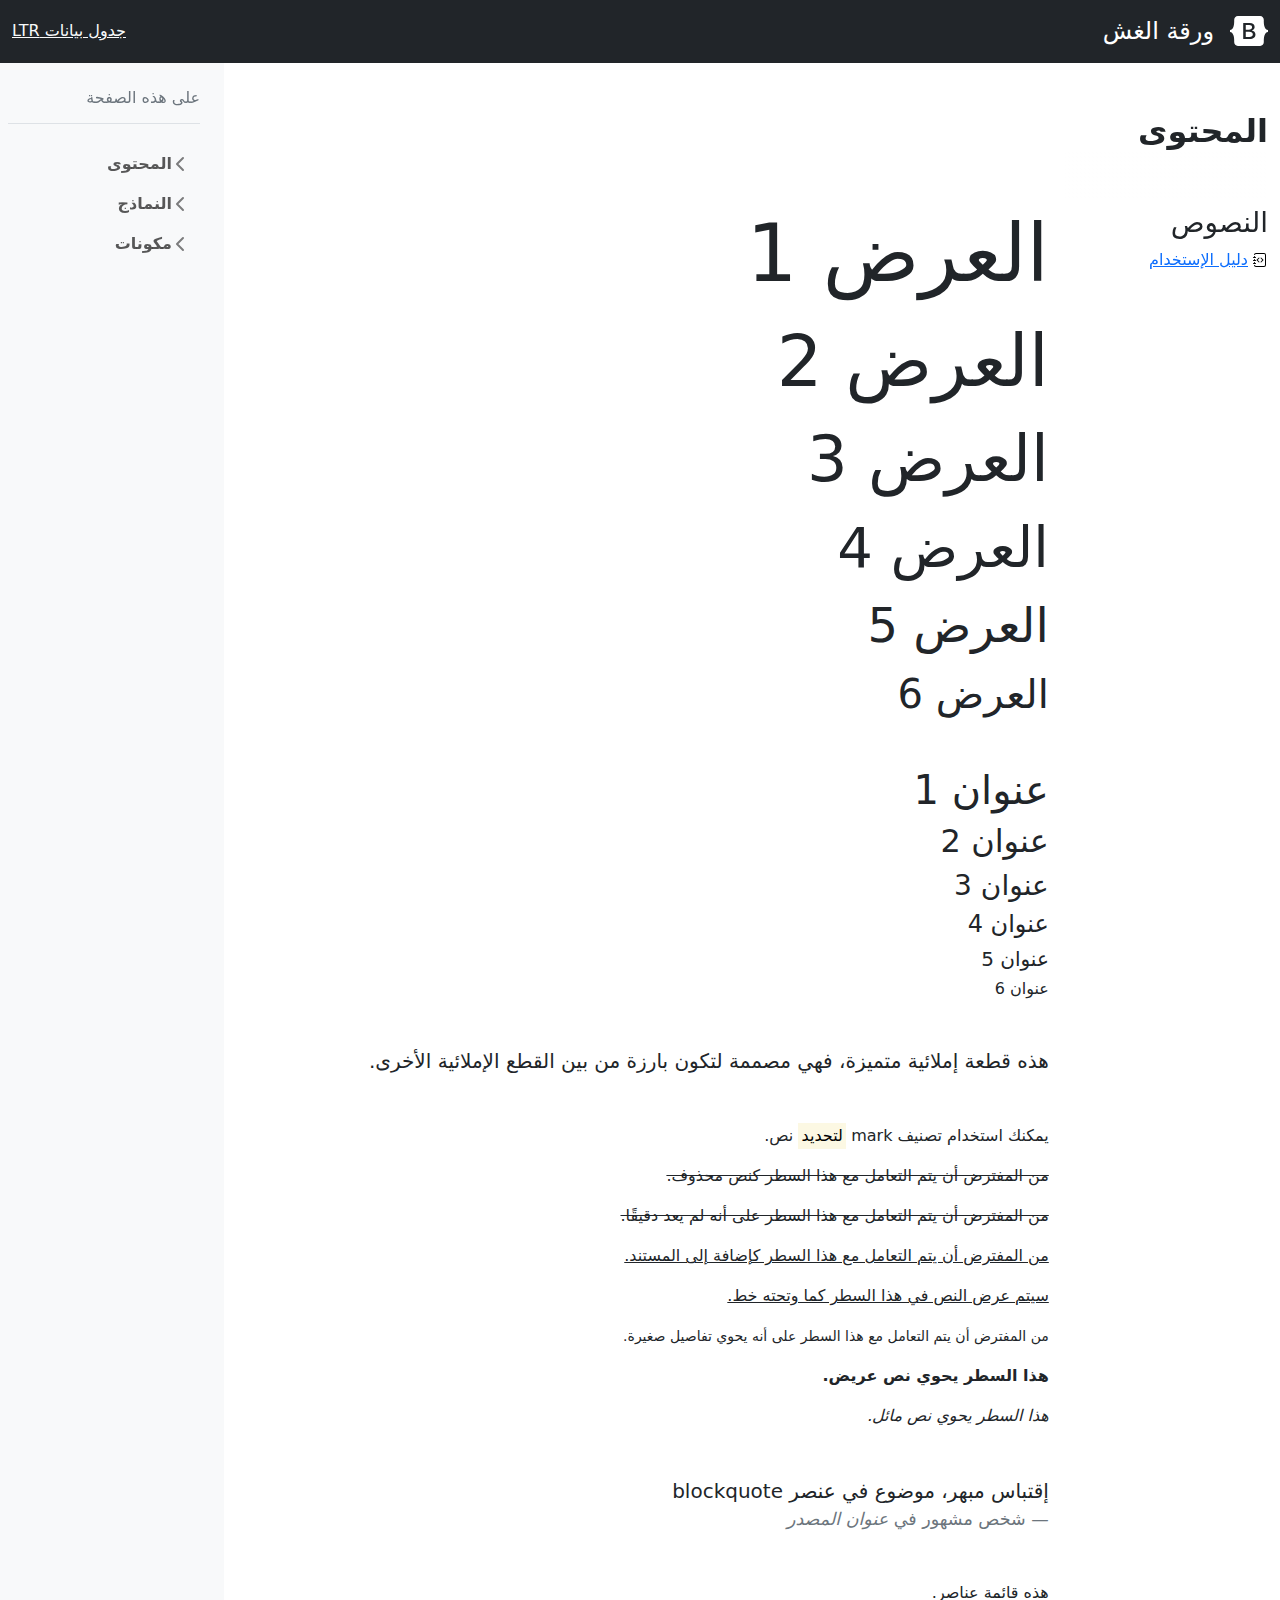
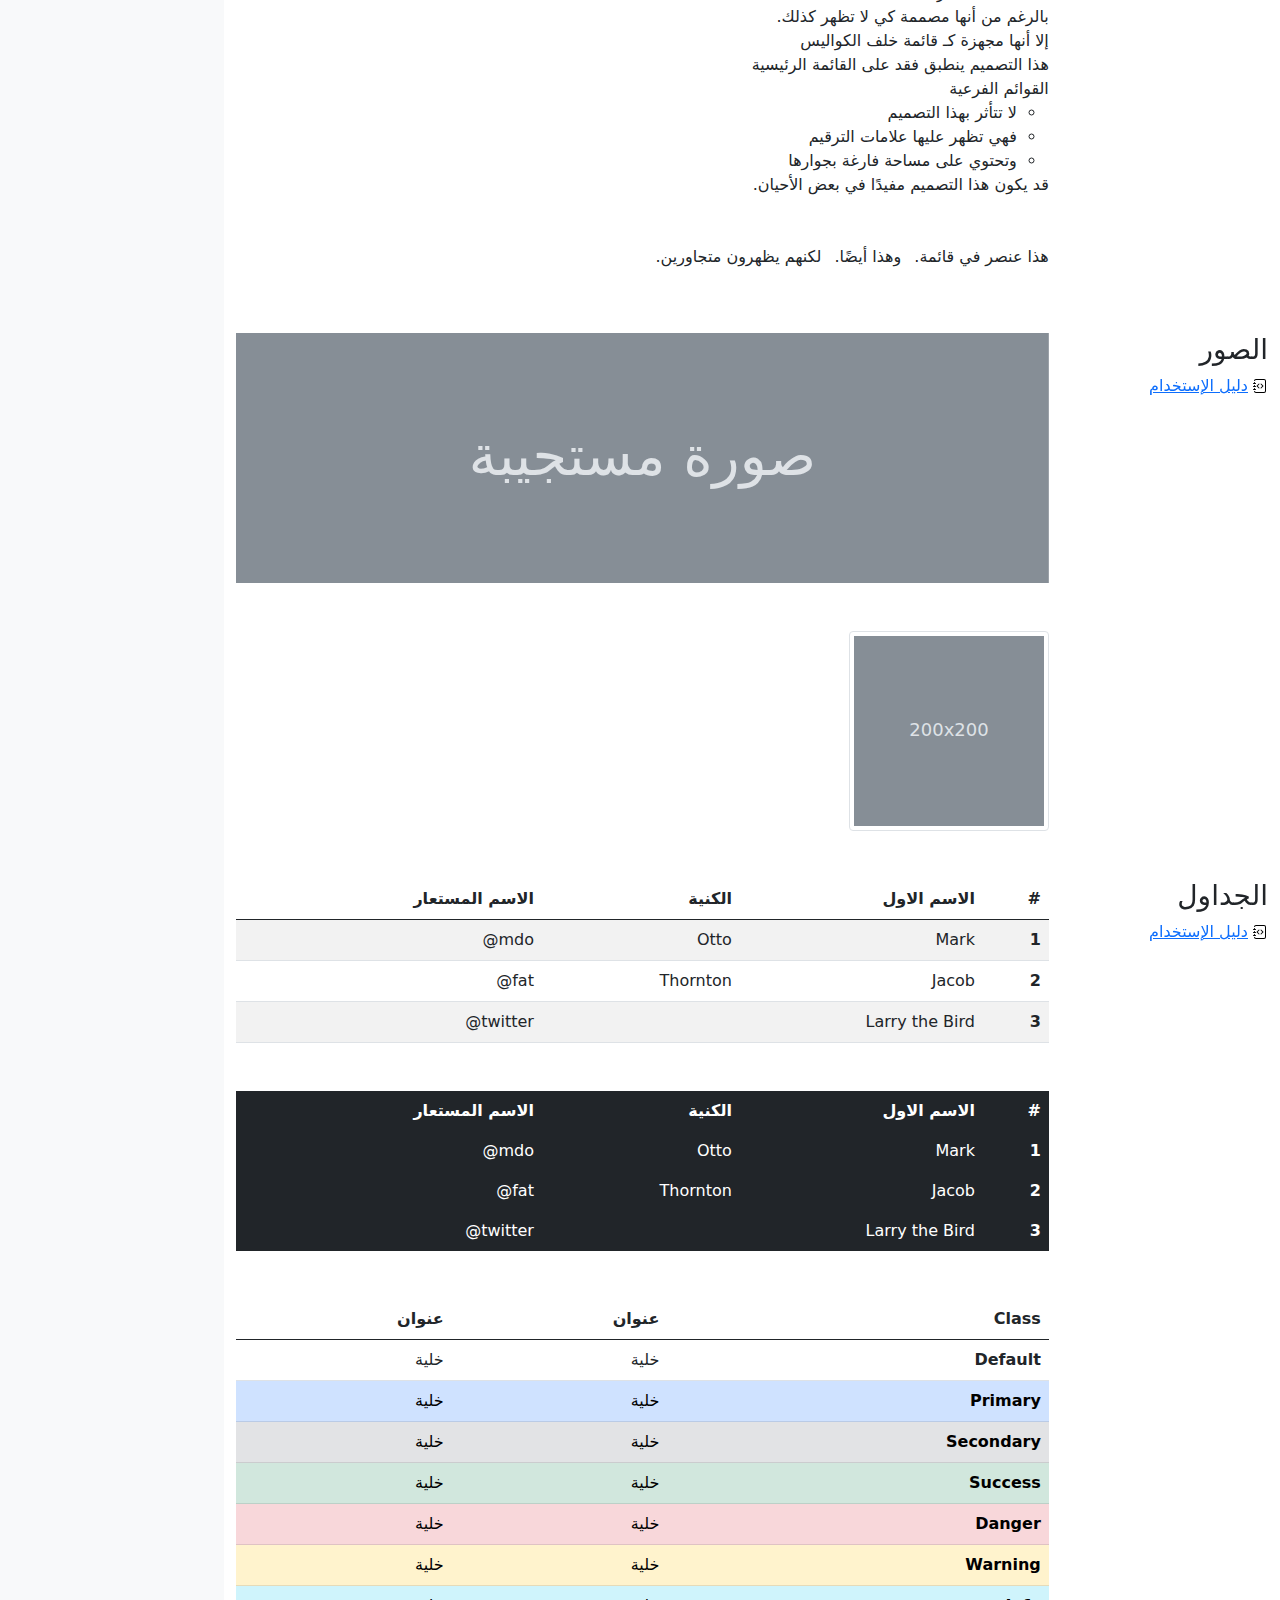
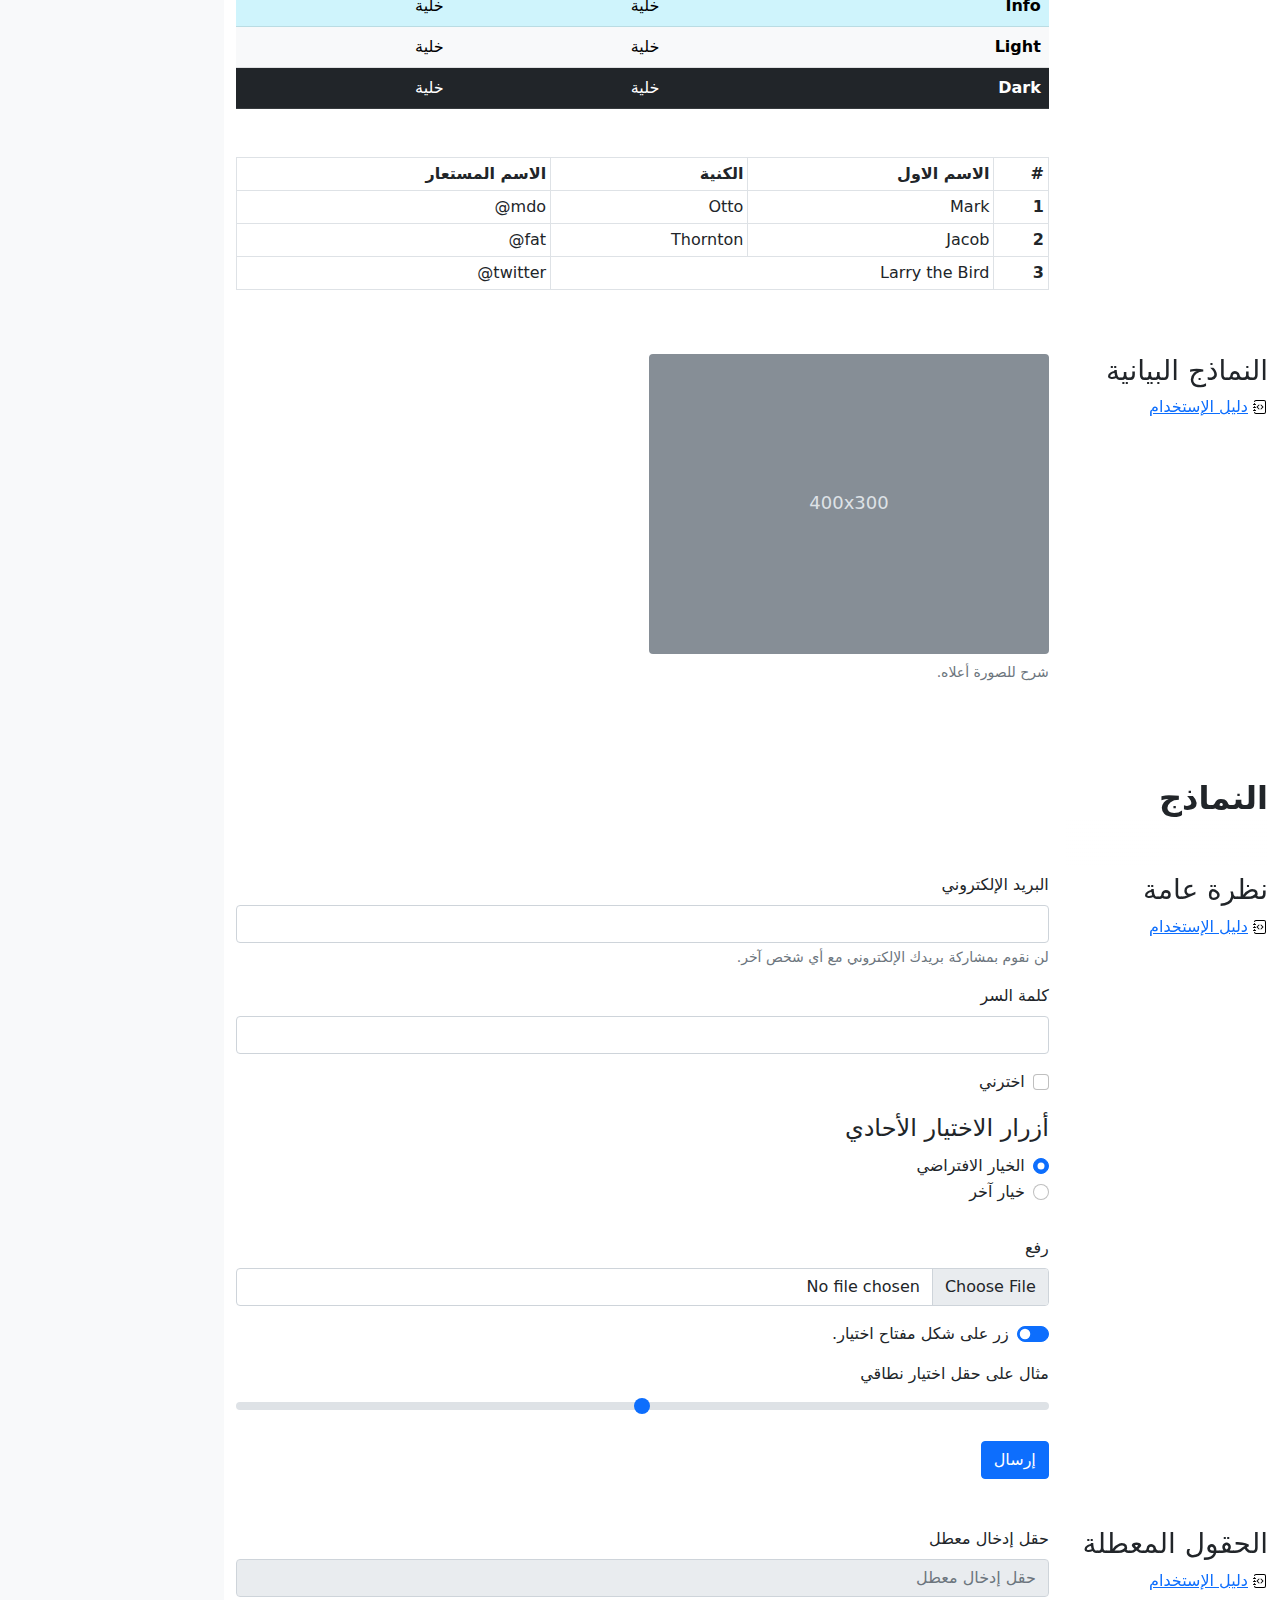
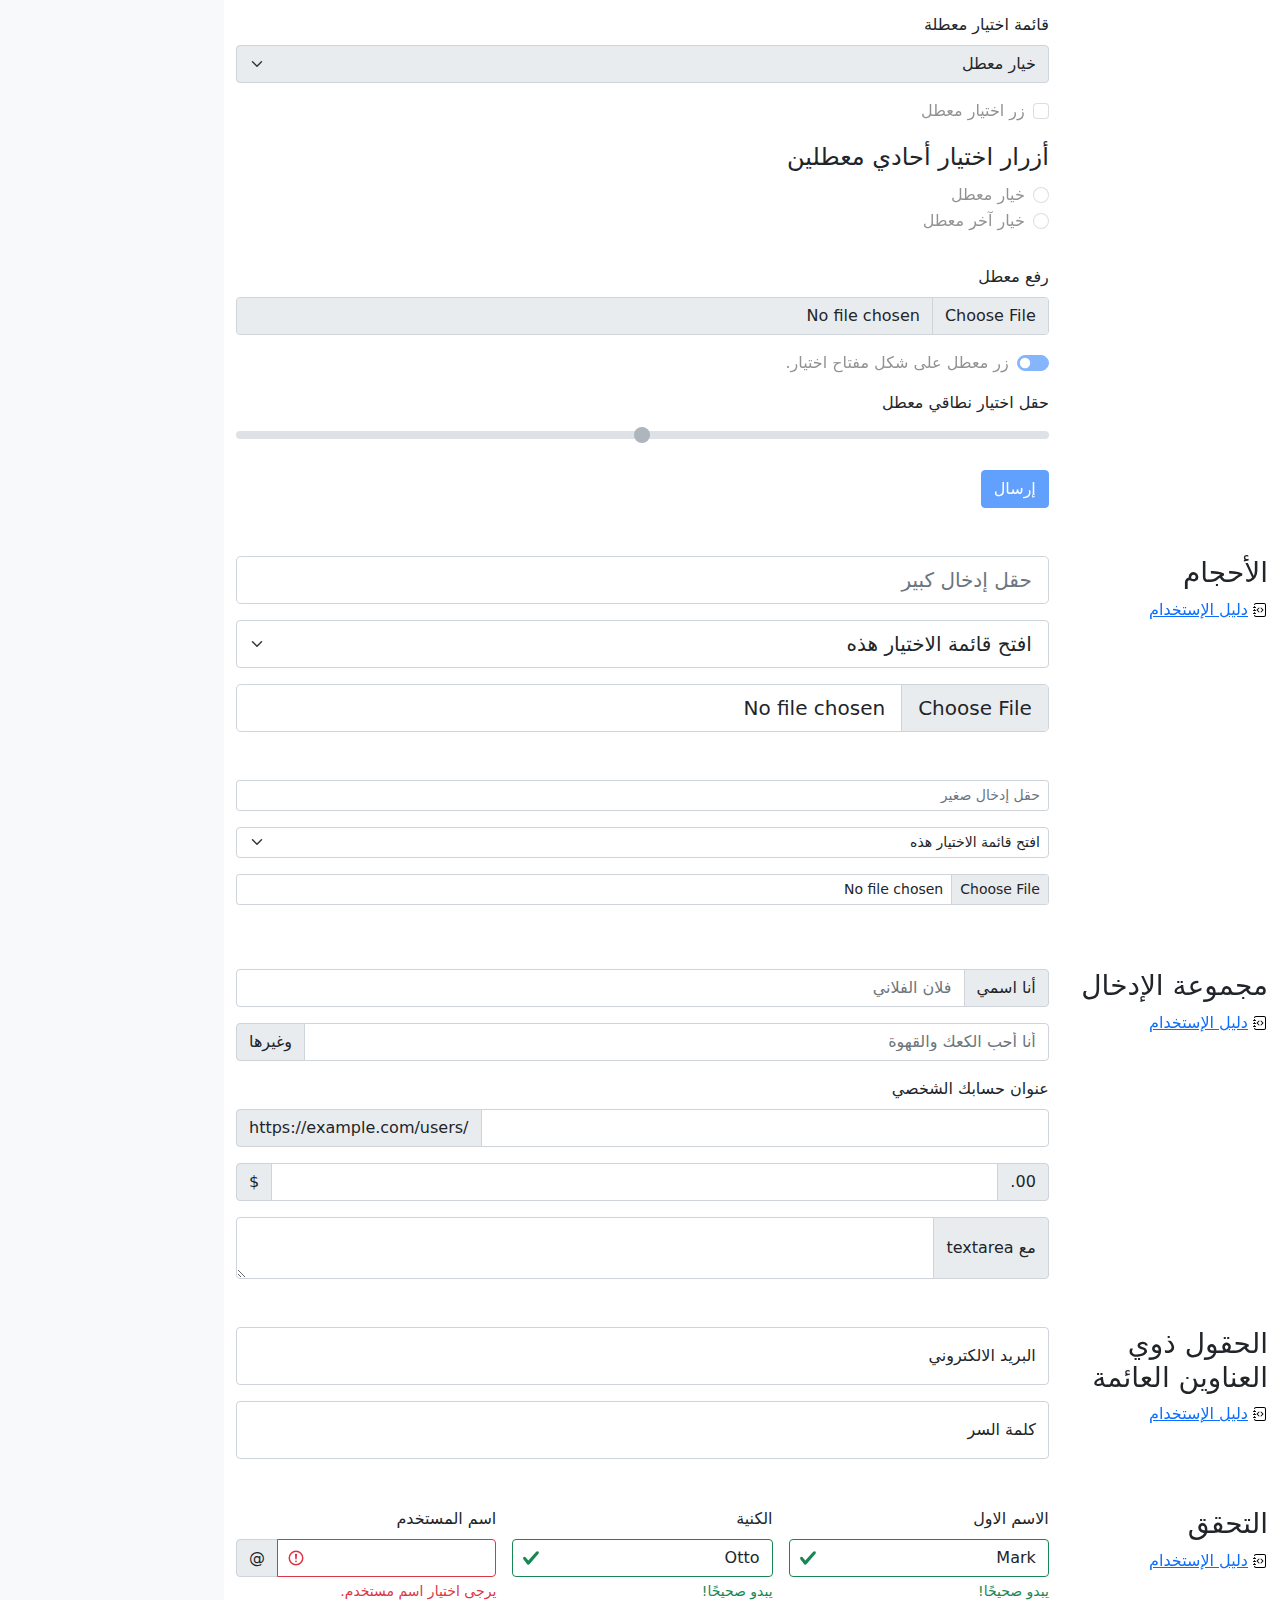
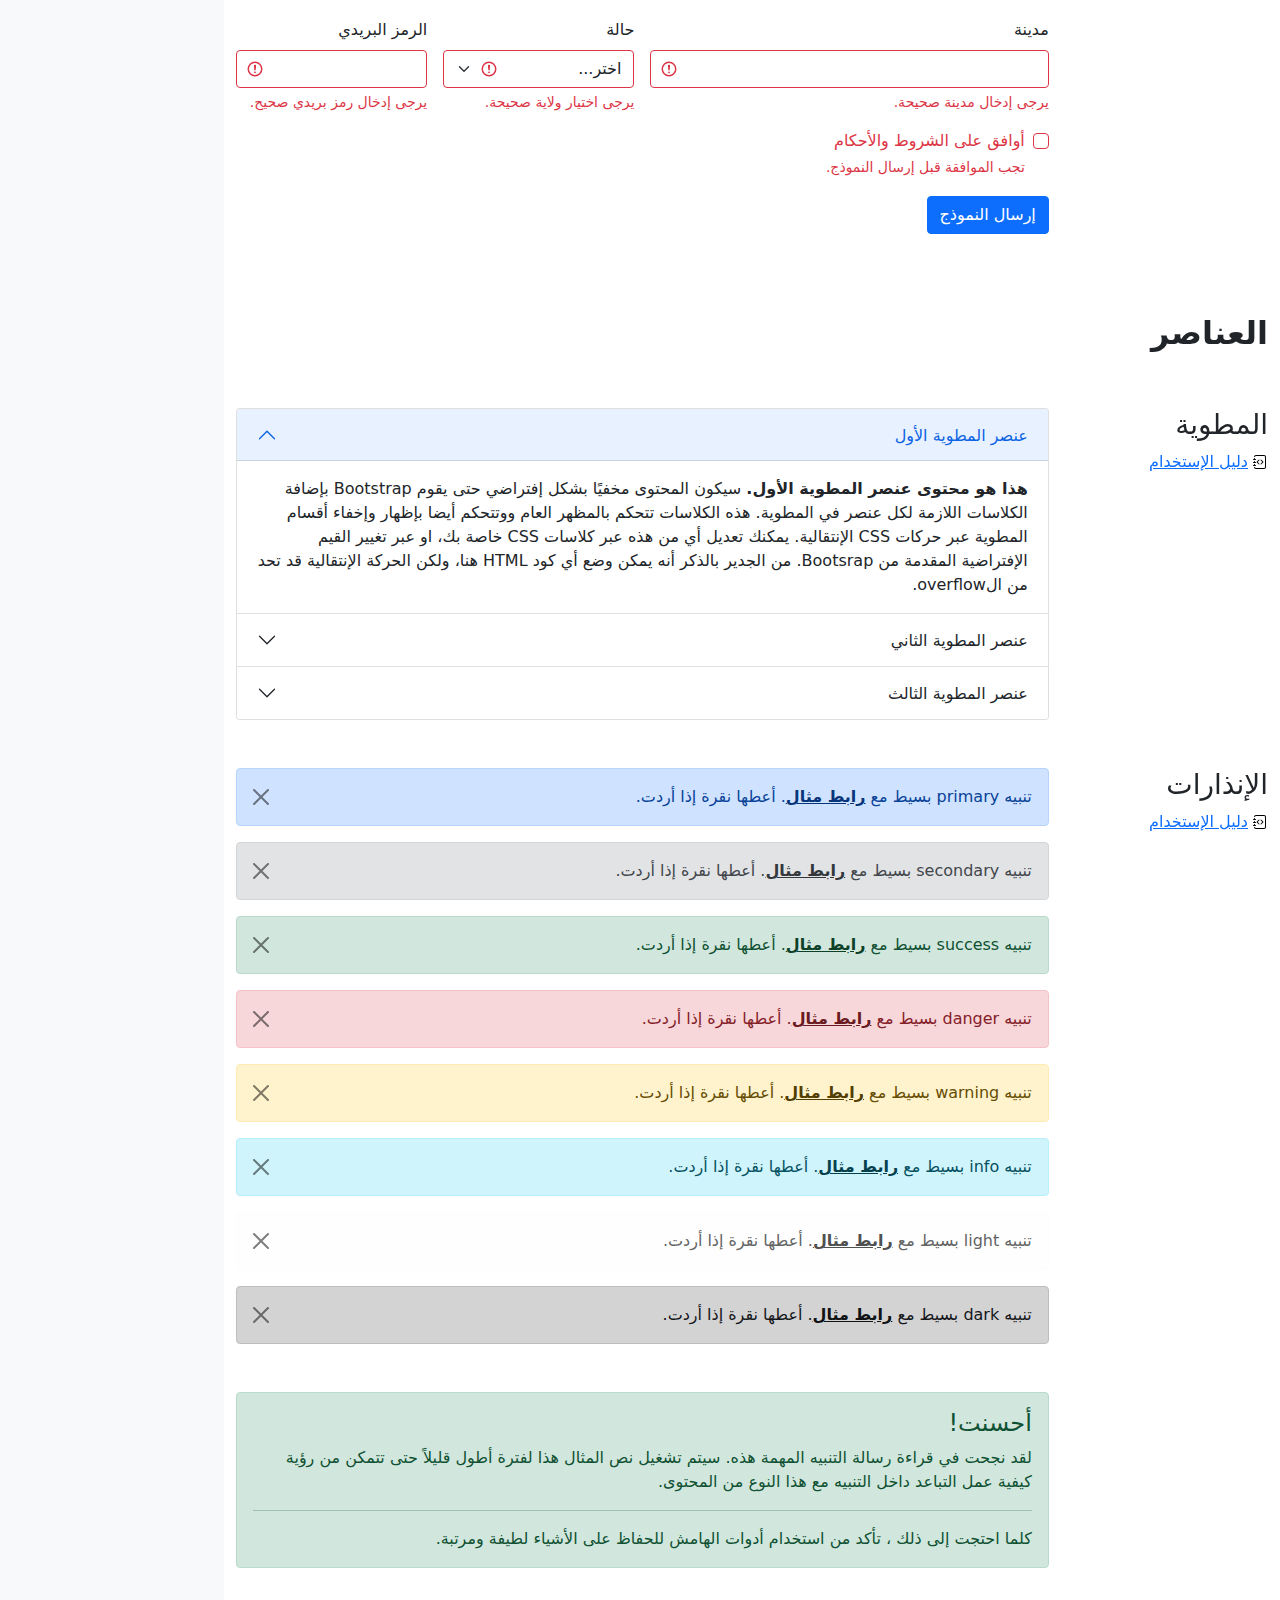
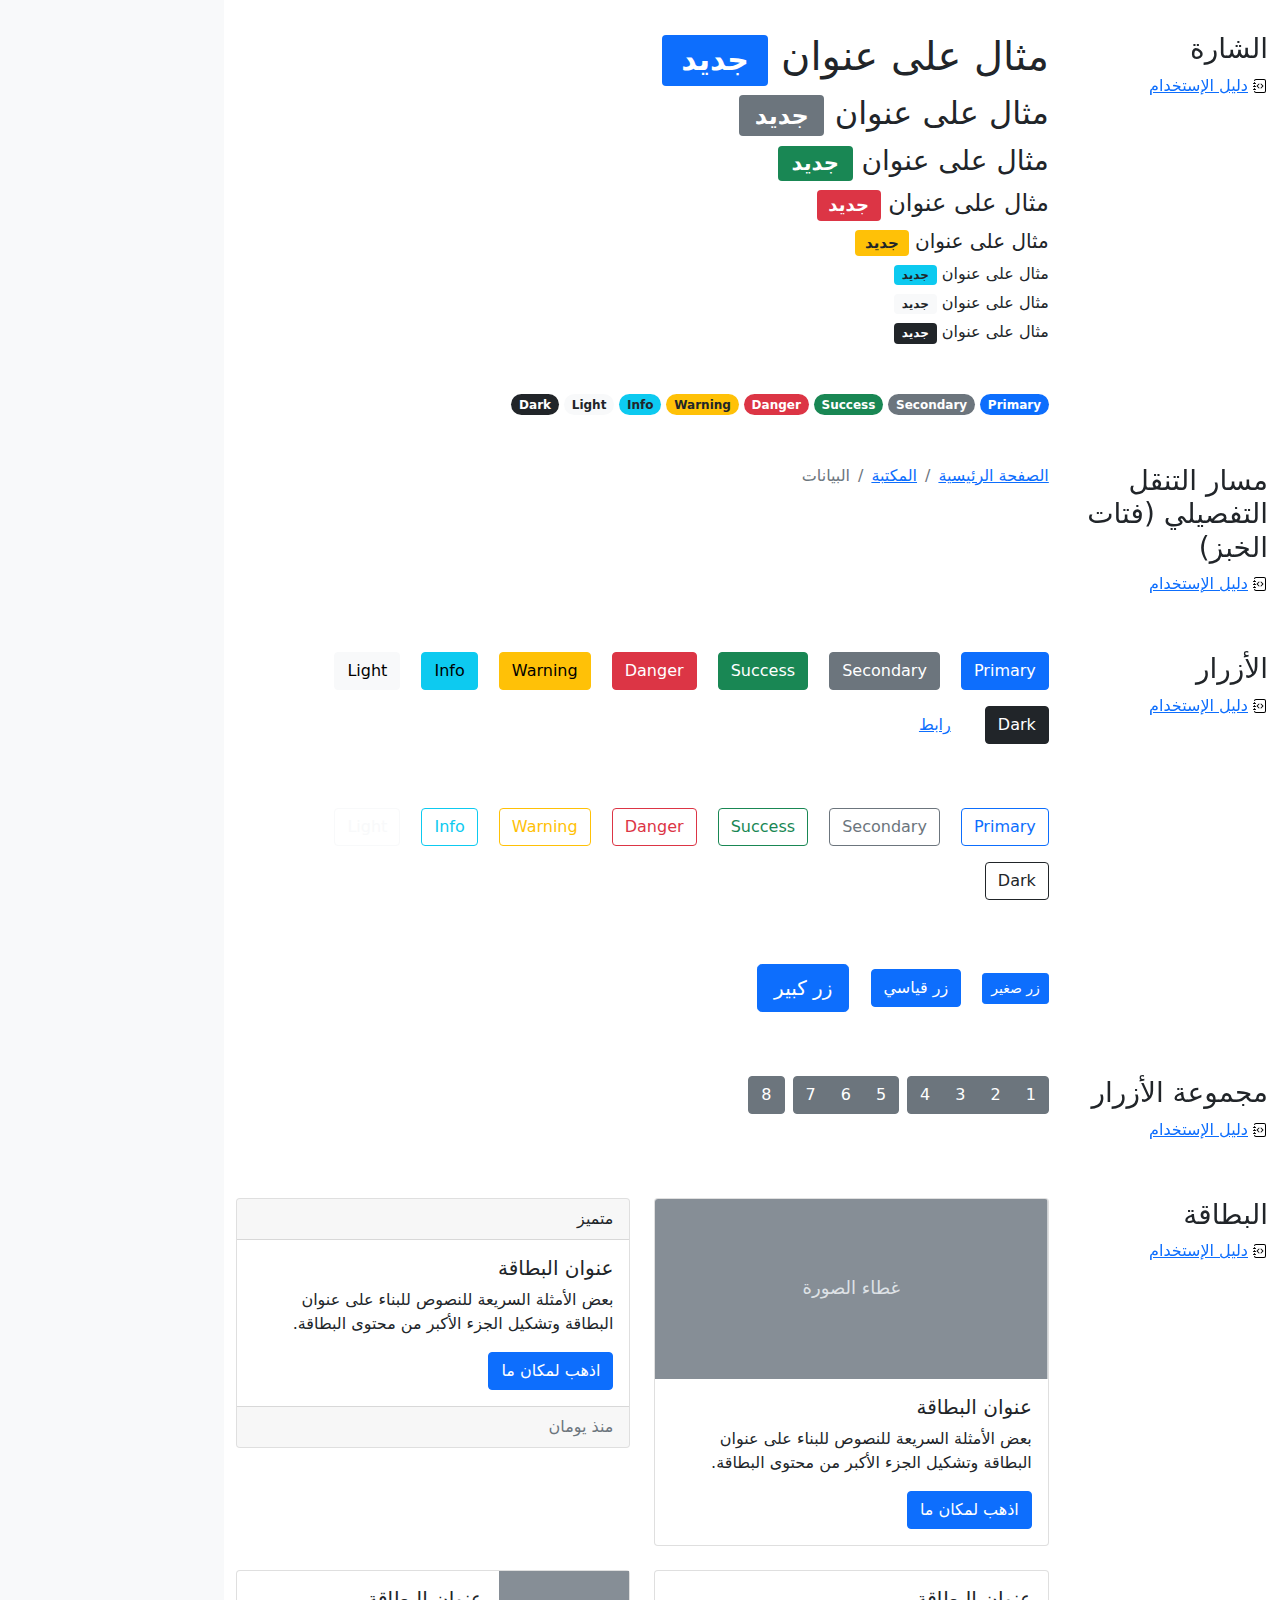
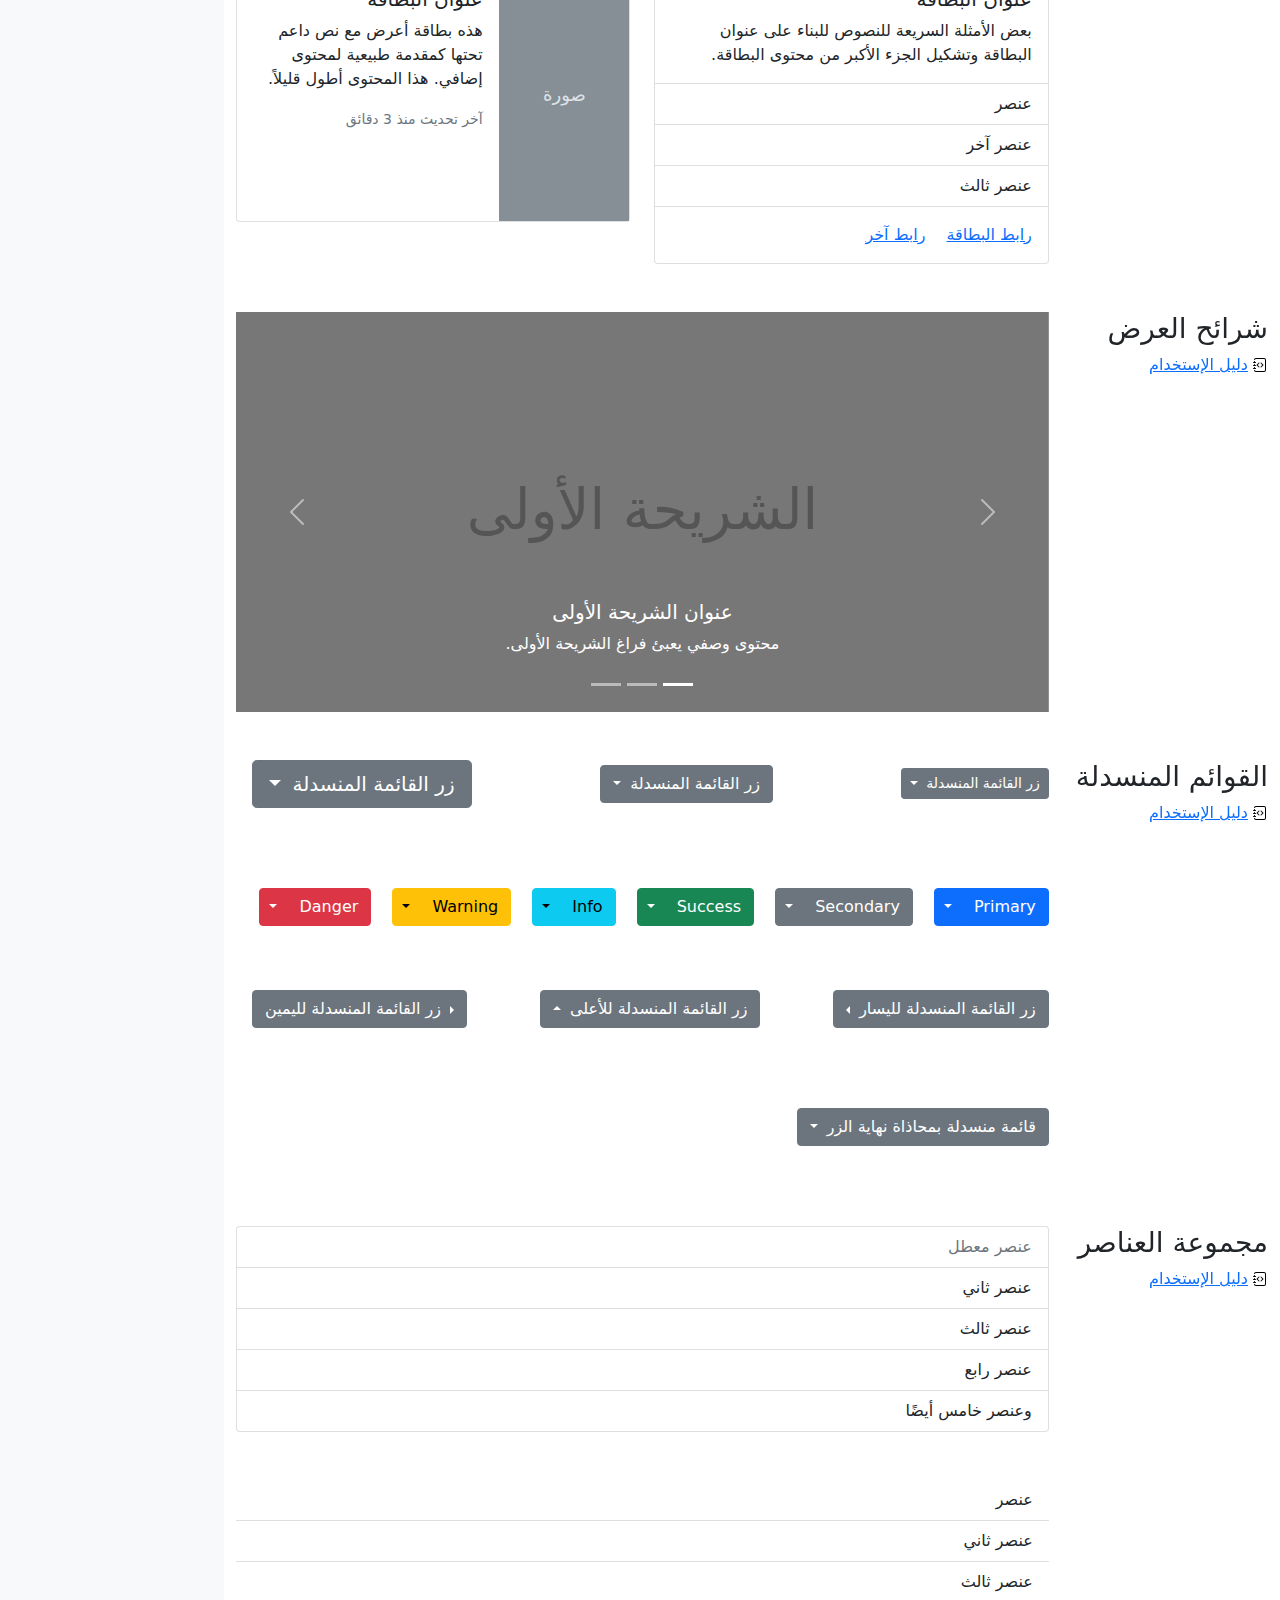
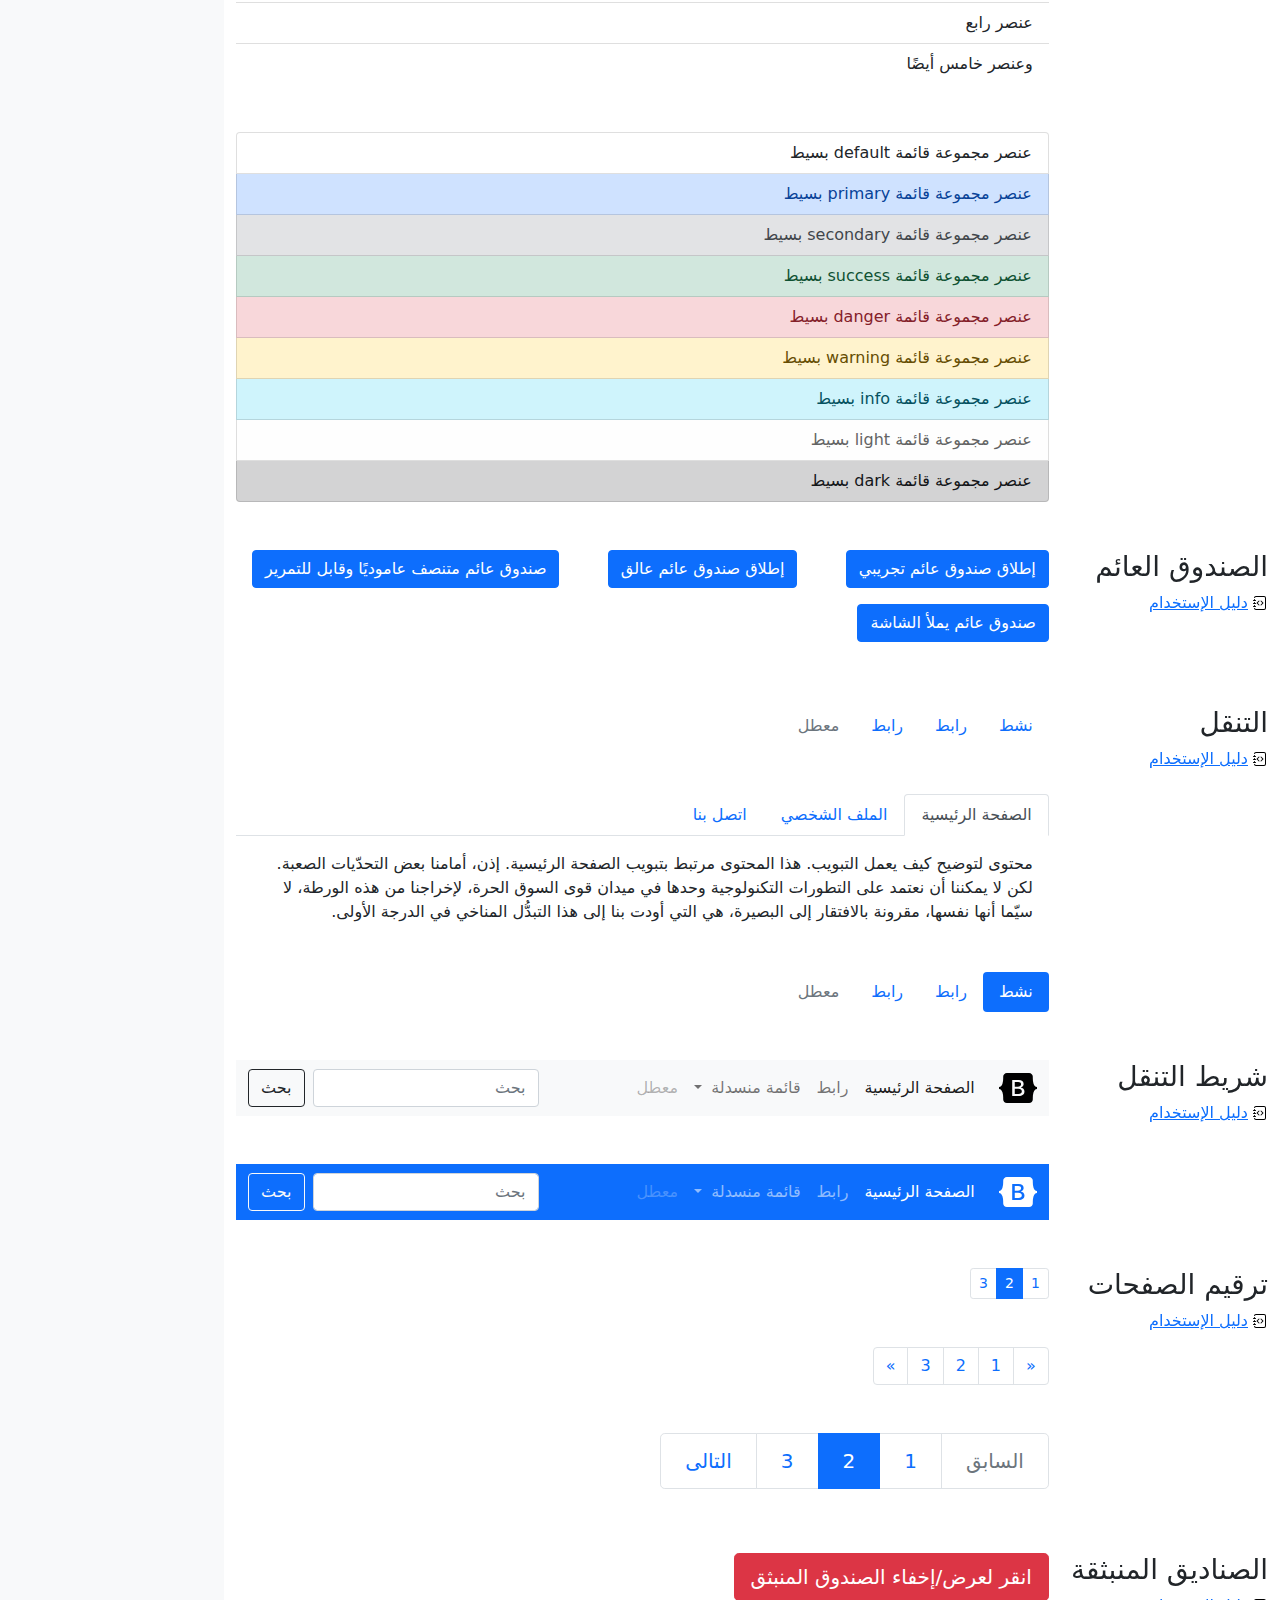
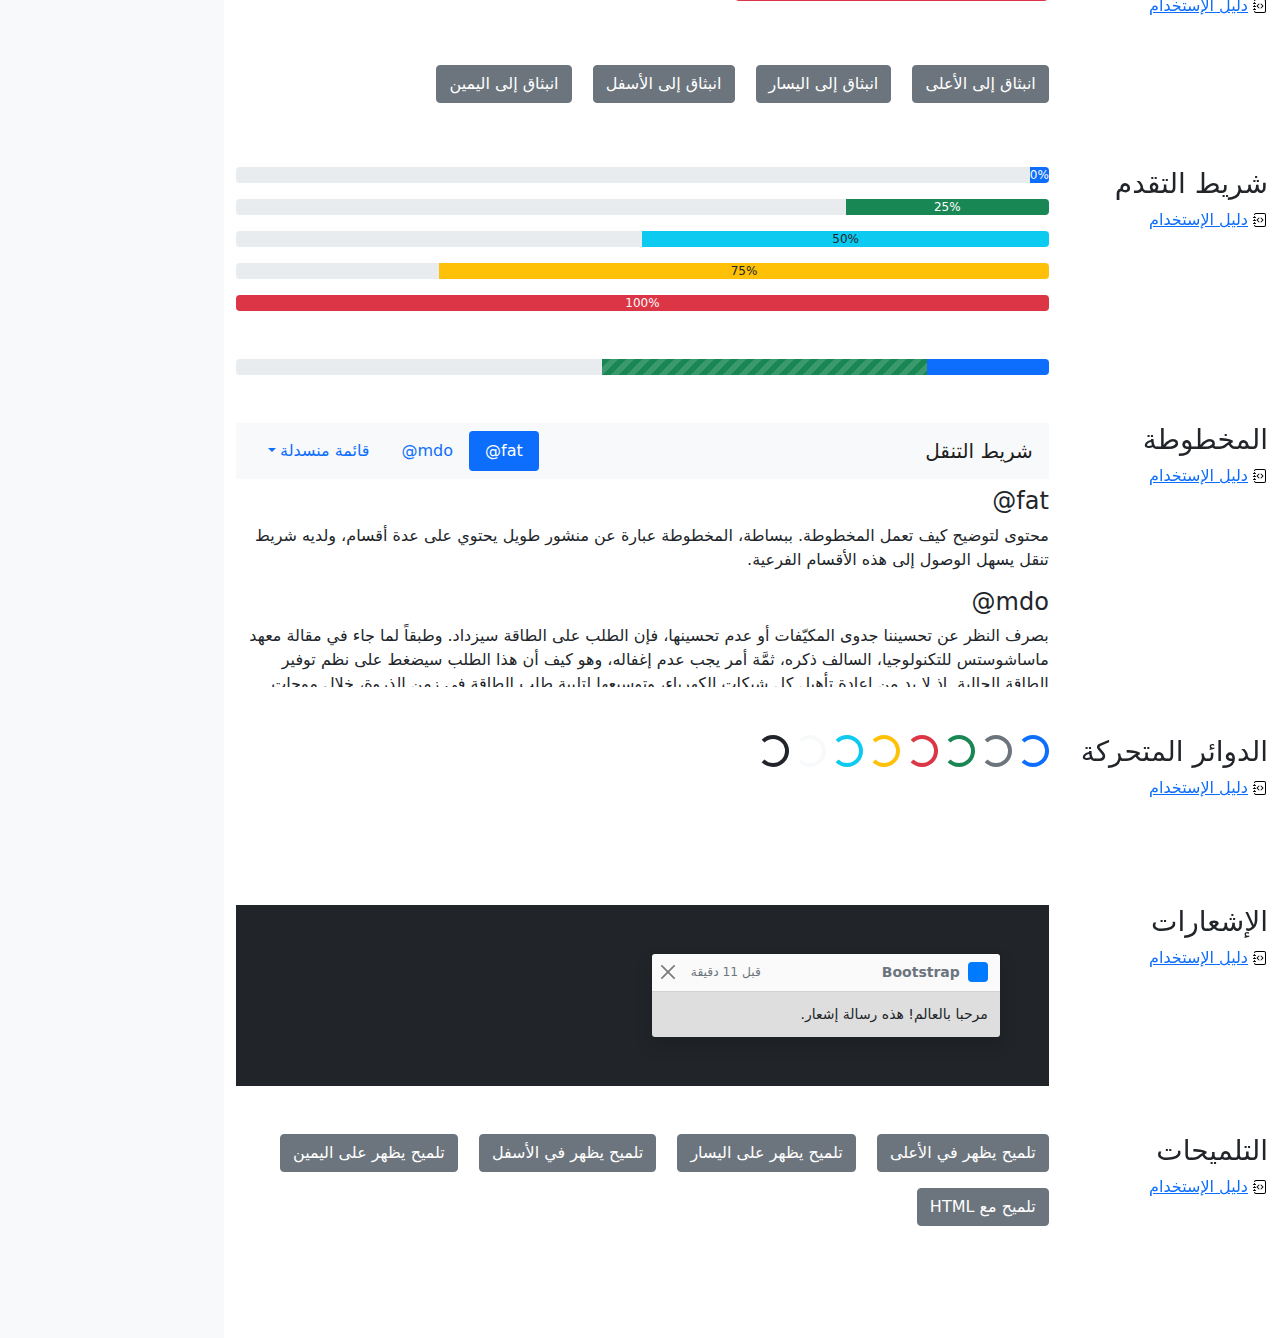
<file: bootstrap-5.0.2-examples/cheatsheet-rtl/index.html>
<!doctype html>
<html lang="ar" dir="rtl">
  <head>
    <meta charset="utf-8">
    <meta name="viewport" content="width=device-width, initial-scale=1">
    <meta name="description" content="">
    <meta name="author" content="Mark Otto, Jacob Thornton, and Bootstrap contributors">
    <meta name="generator" content="Hugo 0.84.0">
    <title>ورقة الغش · Bootstrap v5.0</title>

    <link rel="canonical" href="https://getbootstrap.com/docs/5.0/examples/cheatsheet-rtl/">

    

    <!-- Bootstrap core CSS -->
<link href="../assets/dist/css/bootstrap.rtl.min.css" rel="stylesheet">

    <style>
      .bd-placeholder-img {
        font-size: 1.125rem;
        text-anchor: middle;
        -webkit-user-select: none;
        -moz-user-select: none;
        user-select: none;
      }

      @media (min-width: 768px) {
        .bd-placeholder-img-lg {
          font-size: 3.5rem;
        }
      }
    </style>

    
    <!-- Custom styles for this template -->
    <link href="../cheatsheet/cheatsheet.rtl.css" rel="stylesheet">
  </head>
  <body class="bg-light">
    
<header class="bd-header bg-dark py-3 d-flex align-items-stretch border-bottom border-dark">
  <div class="container-fluid d-flex align-items-center">
    <h1 class="d-flex align-items-center fs-4 text-white mb-0">
      <img src="../assets/brand/bootstrap-logo-white.svg" width="38" height="30" class="me-3" alt="Bootstrap">
      ورقة الغش
    </h1>
    <a href="../examples/cheatsheet/" class="ms-auto link-light" hreflang="en">جدول بيانات LTR</a>
  </div>
</header>
<aside class="bd-aside sticky-xl-top text-muted align-self-start mb-3 mb-xl-5 px-2">
  <h2 class="h6 pt-4 pb-3 mb-4 border-bottom">على هذه الصفحة</h2>
  <nav class="small" id="toc">
    <ul class="list-unstyled">
      <li class="my-2">
        <button class="btn d-inline-flex align-items-center collapsed" data-bs-toggle="collapse" aria-expanded="false" data-bs-target="#contents-collapse" aria-controls="contents-collapse">المحتوى</button>
        <ul class="list-unstyled ps-3 collapse" id="contents-collapse">
          <li><a class="d-inline-flex align-items-center rounded" href="#typography">النصوص</a></li>
          <li><a class="d-inline-flex align-items-center rounded" href="#images">الصور</a></li>
          <li><a class="d-inline-flex align-items-center rounded" href="#tables">الجداول</a></li>
          <li><a class="d-inline-flex align-items-center rounded" href="#figures">النماذج البيانية</a></li>
        </ul>
      </li>
      <li class="my-2">
        <button class="btn d-inline-flex align-items-center collapsed" data-bs-toggle="collapse" aria-expanded="false" data-bs-target="#forms-collapse" aria-controls="forms-collapse">النماذج</button>
        <ul class="list-unstyled ps-3 collapse" id="forms-collapse">
          <li><a class="d-inline-flex align-items-center rounded" href="#overview">نظرة عامة</a></li>
          <li><a class="d-inline-flex align-items-center rounded" href="#disabled-forms">الحقول المعطلة</a></li>
          <li><a class="d-inline-flex align-items-center rounded" href="#sizing">الأحجام</a></li>
          <li><a class="d-inline-flex align-items-center rounded" href="#input-group">مجموعة الإدخال</a></li>
          <li><a class="d-inline-flex align-items-center rounded" href="#floating-labels">الحقول ذوي العناوين العائمة</a></li>
          <li><a class="d-inline-flex align-items-center rounded" href="#validation">التحقق</a></li>
        </ul>
      </li>
      <li class="my-2">
        <button class="btn d-inline-flex align-items-center collapsed" data-bs-toggle="collapse" aria-expanded="false" data-bs-target="#components-collapse" aria-controls="components-collapse">مكونات</button>
        <ul class="list-unstyled ps-3 collapse" id="components-collapse">
          <li><a class="d-inline-flex align-items-center rounded" href="#accordion">المطوية</a></li>
          <li><a class="d-inline-flex align-items-center rounded" href="#alerts">الإنذارات</a></li>
          <li><a class="d-inline-flex align-items-center rounded" href="#badge">الشارة</a></li>
          <li><a class="d-inline-flex align-items-center rounded" href="#breadcrumb">مسار التنقل التفصيلي</a></li>
          <li><a class="d-inline-flex align-items-center rounded" href="#buttons">الأزرار</a></li>
          <li><a class="d-inline-flex align-items-center rounded" href="#button-group">مجموعة الأزرار</a></li>
          <li><a class="d-inline-flex align-items-center rounded" href="#card">البطاقة</a></li>
          <li><a class="d-inline-flex align-items-center rounded" href="#carousel">شرائح العرض</a></li>
          <li><a class="d-inline-flex align-items-center rounded" href="#dropdowns">القوائم المنسدلة</a></li>
          <li><a class="d-inline-flex align-items-center rounded" href="#list-group">مجموعة العناصر</a></li>
          <li><a class="d-inline-flex align-items-center rounded" href="#modal">الصندوق العائم</a></li>
          <li><a class="d-inline-flex align-items-center rounded" href="#navs">التنقل</a></li>
          <li><a class="d-inline-flex align-items-center rounded" href="#navbar">شريط التنقل</a></li>
          <li><a class="d-inline-flex align-items-center rounded" href="#pagination">ترقيم الصفحات</a></li>
          <li><a class="d-inline-flex align-items-center rounded" href="#popovers">الصناديق المنبثقة</a></li>
          <li><a class="d-inline-flex align-items-center rounded" href="#progress">شريط التقدم</a></li>
          <li><a class="d-inline-flex align-items-center rounded" href="#scrollspy">المخطوطة</a></li>
          <li><a class="d-inline-flex align-items-center rounded" href="#spinners">الدوائر المتحركة</a></li>
          <li><a class="d-inline-flex align-items-center rounded" href="#toasts">الإشعارات</a></li>
          <li><a class="d-inline-flex align-items-center rounded" href="#tooltips">التلميحات</a></li>
        </ul>
      </li>
    </ul>
  </nav>
</aside>
<div class="bd-cheatsheet container-fluid bg-body">
  <section id="content">
    <h2 class="sticky-xl-top fw-bold pt-3 pt-xl-5 pb-2 pb-xl-3">المحتوى</h2>

    <article class="my-3" id="typography">
      <div class="bd-heading sticky-xl-top align-self-start mt-5 mb-3 mt-xl-0 mb-xl-2">
        <h3>النصوص</h3>
        <a class="d-flex align-items-center" hreflang="en" href="../content/typography/">دليل الإستخدام</a>
      </div>

      <div>
        <div class="bd-example">
        <p class="display-1">العرض 1</p>
        <p class="display-2">العرض 2</p>
        <p class="display-3">العرض 3</p>
        <p class="display-4">العرض 4</p>
        <p class="display-5">العرض 5</p>
        <p class="display-6">العرض 6</p>
        </div>

        <div class="bd-example">
        <p class="h1">عنوان 1</p>
        <p class="h2">عنوان 2</p>
        <p class="h3">عنوان 3</p>
        <p class="h4">عنوان 4</p>
        <p class="h5">عنوان 5</p>
        <p class="h6">عنوان 6</p>
        </div>

        <div class="bd-example">
        <p class="lead">
          هذه قطعة إملائية متميزة، فهي مصممة لتكون بارزة من بين القطع الإملائية الأخرى.
        </p>
        </div>

        <div class="bd-example">
        <p>يمكنك استخدام تصنيف mark <mark>لتحديد</mark> نص.</p>
        <p><del>من المفترض أن يتم التعامل مع هذا السطر كنص محذوف.</del></p>
        <p><s>من المفترض أن يتم التعامل مع هذا السطر على أنه لم يعد دقيقًا.</s></p>
        <p><ins>من المفترض أن يتم التعامل مع هذا السطر كإضافة إلى المستند.</ins></p>
        <p><u>سيتم عرض النص في هذا السطر كما وتحته خط.</u></p>
        <p><small>من المفترض أن يتم التعامل مع هذا السطر على أنه يحوي تفاصيل صغيرة.</small></p>
        <p><strong>هذا السطر يحوي نص عريض.</strong></p>
        <p><em>هذا السطر يحوي نص مائل.</em></p>
        </div>

        <div class="bd-example">
        <blockquote class="blockquote">
          <p>إقتباس مبهر، موضوع في عنصر blockquote</p>
          <footer class="blockquote-footer">شخص مشهور في <cite title= "عنوان المصدر"> عنوان المصدر </cite></footer>
        </blockquote>
        </div>

        <div class="bd-example">
        <ul class="list-unstyled">
          <li>هذه قائمة عناصر.</li>
          <li>بالرغم من أنها مصممة كي لا تظهر كذلك.</li>
          <li>إلا أنها مجهزة كـ قائمة خلف الكواليس</li>
          <li>هذا التصميم ينطبق فقد على القائمة الرئيسية</li>
          <li>القوائم الفرعية
            <ul>
              <li>لا تتأثر بهذا التصميم</li>
              <li>فهي تظهر عليها علامات الترقيم</li>
              <li>وتحتوي على مساحة فارغة بجوارها</li>
            </ul>
          </li>
          <li>قد يكون هذا التصميم مفيدًا في بعض الأحيان.</li>
        </ul>
        </div>

        <div class="bd-example">
        <ul class="list-inline">
          <li class="list-inline-item">هذا عنصر في قائمة.</li>
          <li class="list-inline-item">وهذا أيضًا.</li>
          <li class="list-inline-item">لكنهم يظهرون متجاورين.</li>
        </ul>
        </div>
      </div>
    </article>
    <article class="my-3" id="images">
      <div class="bd-heading sticky-xl-top align-self-start mt-5 mb-3 mt-xl-0 mb-xl-2">
        <h3>الصور</h3>
        <a class="d-flex align-items-center" hreflang="en" href="../content/images/">دليل الإستخدام</a>
      </div>

      <div>
        <div class="bd-example">
        <svg class="bd-placeholder-img bd-placeholder-img-lg img-fluid" width="100%" height="250" xmlns="http://www.w3.org/2000/svg" role="img" aria-label="Placeholder: صورة مستجيبة" preserveAspectRatio="xMidYMid slice" focusable="false"><title>Placeholder</title><rect width="100%" height="100%" fill="#868e96"/><text x="50%" y="50%" fill="#dee2e6" dy=".3em">صورة مستجيبة</text></svg>

        </div>

        <div class="bd-example">
        <svg class="bd-placeholder-img img-thumbnail" width="200" height="200" xmlns="http://www.w3.org/2000/svg" role="img" aria-label="صورة عنصر نائب مربع عام مع حدود بيضاء حولها ، مما يجعلها تشبه صورة تم التقاطها بكاميرا فورية قديمة: 200x200" preserveAspectRatio="xMidYMid slice" focusable="false"><title>صورة عنصر نائب مربع عام مع حدود بيضاء حولها ، مما يجعلها تشبه صورة تم التقاطها بكاميرا فورية قديمة</title><rect width="100%" height="100%" fill="#868e96"/><text x="50%" y="50%" fill="#dee2e6" dy=".3em">200x200</text></svg>

        </div>
      </div>
    </article>
    <article class="my-3" id="tables">
      <div class="bd-heading sticky-xl-top align-self-start mt-5 mb-3 mt-xl-0 mb-xl-2">
        <h3>الجداول</h3>
        <a class="d-flex align-items-center" hreflang="en" href="../content/tables/">دليل الإستخدام</a>
      </div>

      <div>
        <div class="bd-example">
        <table class="table table-striped">
          <thead>
          <tr>
            <th scope="col">#</th>
            <th scope="col">الاسم الاول</th>
            <th scope="col">الكنية</th>
            <th scope="col">الاسم المستعار</th>
          </tr>
          </thead>
          <tbody>
          <tr>
            <th scope="row">1</th>
            <td>Mark</td>
            <td>Otto</td>
            <td><bdo lang="en" dir="ltr">@mdo</bdo></td>
          </tr>
          <tr>
            <th scope="row">2</th>
            <td>Jacob</td>
            <td>Thornton</td>
            <td><bdo lang="en" dir="ltr">@fat</bdo></td>
          </tr>
          <tr>
            <th scope="row">3</th>
            <td colspan="2">Larry the Bird</td>
            <td><bdo lang="en" dir="ltr">@twitter</bdo></td>
          </tr>
          </tbody>
        </table>
        </div>

        <div class="bd-example">
        <table class="table table-dark table-borderless">
          <thead>
          <tr>
            <th scope="col">#</th>
            <th scope="col">الاسم الاول</th>
            <th scope="col">الكنية</th>
            <th scope="col">الاسم المستعار</th>
          </tr>
          </thead>
          <tbody>
          <tr>
            <th scope="row">1</th>
            <td>Mark</td>
            <td>Otto</td>
            <td><bdo lang="en" dir="ltr">@mdo</bdo></td>
          </tr>
          <tr>
            <th scope="row">2</th>
            <td>Jacob</td>
            <td>Thornton</td>
            <td><bdo lang="en" dir="ltr">@fat</bdo></td>
          </tr>
          <tr>
            <th scope="row">3</th>
            <td colspan="2">Larry the Bird</td>
            <td><bdo lang="en" dir="ltr">@twitter</bdo></td>
          </tr>
          </tbody>
        </table>
        </div>

        <div class="bd-example">
        <table class="table table-hover">
          <thead>
          <tr>
            <th scope="col">Class</th>
            <th scope="col">عنوان</th>
            <th scope="col">عنوان</th>
          </tr>
          </thead>
          <tbody>
          <tr>
            <th scope="row">Default</th>
            <td>خلية</td>
            <td>خلية</td>
          </tr>
          
          <tr class="table-primary">
            <th scope="row">Primary</th>
            <td>خلية</td>
            <td>خلية</td>
          </tr>
          <tr class="table-secondary">
            <th scope="row">Secondary</th>
            <td>خلية</td>
            <td>خلية</td>
          </tr>
          <tr class="table-success">
            <th scope="row">Success</th>
            <td>خلية</td>
            <td>خلية</td>
          </tr>
          <tr class="table-danger">
            <th scope="row">Danger</th>
            <td>خلية</td>
            <td>خلية</td>
          </tr>
          <tr class="table-warning">
            <th scope="row">Warning</th>
            <td>خلية</td>
            <td>خلية</td>
          </tr>
          <tr class="table-info">
            <th scope="row">Info</th>
            <td>خلية</td>
            <td>خلية</td>
          </tr>
          <tr class="table-light">
            <th scope="row">Light</th>
            <td>خلية</td>
            <td>خلية</td>
          </tr>
          <tr class="table-dark">
            <th scope="row">Dark</th>
            <td>خلية</td>
            <td>خلية</td>
          </tr>
          </tbody>
        </table>
        </div>

        <div class="bd-example">
        <table class="table table-sm table-bordered">
          <thead>
          <tr>
            <th scope="col">#</th>
            <th scope="col">الاسم الاول</th>
            <th scope="col">الكنية</th>
            <th scope="col">الاسم المستعار</th>
          </tr>
          </thead>
          <tbody>
          <tr>
            <th scope="row">1</th>
            <td>Mark</td>
            <td>Otto</td>
            <td><bdo lang="en" dir="ltr">@mdo</bdo></td>
          </tr>
          <tr>
            <th scope="row">2</th>
            <td>Jacob</td>
            <td>Thornton</td>
            <td><bdo lang="en" dir="ltr">@fat</bdo></td>
          </tr>
          <tr>
            <th scope="row">3</th>
            <td colspan="2">Larry the Bird</td>
            <td><bdo lang="en" dir="ltr">@twitter</bdo></td>
          </tr>
          </tbody>
        </table>
        </div>
      </div>
    </article>
    <article class="my-3" id="figures">
      <div class="bd-heading sticky-xl-top align-self-start mt-5 mb-3 mt-xl-0 mb-xl-2">
        <h3>النماذج البيانية</h3>
        <a class="d-flex align-items-center" hreflang="en" href="../content/figures/">دليل الإستخدام</a>
      </div>

      <div>
        <div class="bd-example">
        <figure class="figure">
          <svg class="bd-placeholder-img figure-img img-fluid rounded" width="400" height="300" xmlns="http://www.w3.org/2000/svg" role="img" aria-label="Placeholder: 400x300" preserveAspectRatio="xMidYMid slice" focusable="false"><title>Placeholder</title><rect width="100%" height="100%" fill="#868e96"/><text x="50%" y="50%" fill="#dee2e6" dy=".3em">400x300</text></svg>

          <figcaption class="figure-caption">شرح للصورة أعلاه.</figcaption>
        </figure>
        </div>
      </div>
    </article>
  </section>

  <section id="forms">
    <h2 class="sticky-xl-top fw-bold pt-3 pt-xl-5 pb-2 pb-xl-3">النماذج</h2>

    <article class="my-3" id="overview">
      <div class="bd-heading sticky-xl-top align-self-start mt-5 mb-3 mt-xl-0 mb-xl-2">
        <h3>نظرة عامة</h3>
        <a class="d-flex align-items-center" hreflang="en" href="../forms/overview/">دليل الإستخدام</a>
      </div>

      <div>
        <div class="bd-example">
        <form>
          <div class="mb-3">
            <label for="exampleInputEmail1" class="form-label">البريد الإلكتروني</label>
            <input type="email" class="form-control" id="exampleInputEmail1" aria-describedby="emailHelp">
            <div id="emailHelp" class="form-text">لن نقوم بمشاركة بريدك الإلكتروني مع أي شخص آخر.</div>
          </div>
          <div class="mb-3">
            <label for="exampleInputPassword1" class="form-label">كلمة السر</label>
            <input type="password" class="form-control" id="exampleInputPassword1">
          </div>
          <div class="mb-3 form-check">
            <input type="checkbox" class="form-check-input" id="exampleCheck1">
            <label class="form-check-label" for="exampleCheck1">اخترني</label>
          </div>
          <fieldset class="mb-3">
            <legend>أزرار الاختيار الأحادي</legend>
            <div class="form-check">
              <input type="radio" name="radios" class="form-check-input" id="exampleRadio1" checked>
              <label class="form-check-label" for="exampleRadio1">الخيار الافتراضي</label>
            </div>
            <div class="mb-3 form-check">
              <input type="radio" name="radios" class="form-check-input" id="exampleRadio2">
              <label class="form-check-label" for="exampleRadio2">خيار آخر</label>
            </div>
          </fieldset>
          <div class="mb-3">
            <label class="form-label" for="customFile">رفع</label>
            <input type="file" class="form-control" id="customFile">
          </div>
          <div class="mb-3 form-check form-switch">
            <input class="form-check-input" type="checkbox" id="flexSwitchCheckChecked" checked>
            <label class="form-check-label" for="flexSwitchCheckChecked">زر على شكل مفتاح اختيار.</label>
          </div>
          <div class="mb-3">
            <label for="customRange3" class="form-label">مثال على حقل اختيار نطاقي</label>
            <input type="range" class="form-range" min="0" max="5" step="0.5" id="customRange3">
          </div>
          <button type="submit" class="btn btn-primary">إرسال</button>
        </form>
        </div>
      </div>
    </article>
    <article class="my-3" id="disabled-forms">
      <div class="bd-heading sticky-xl-top align-self-start mt-5 mb-3 mt-xl-0 mb-xl-2">
        <h3>الحقول المعطلة</h3>
        <a class="d-flex align-items-center" hreflang="en" href="../forms/overview/#disabled-forms">دليل الإستخدام</a>
      </div>

      <div>
        <div class="bd-example">
        <form>
          <fieldset disabled aria-label="مثال على مجموعة الحقول المعطلة">
            <div class="mb-3">
              <label for="disabledTextInput" class="form-label">حقل إدخال معطل</label>
              <input type="text" id="disabledTextInput" class="form-control" placeholder="حقل إدخال معطل">
            </div>
            <div class="mb-3">
              <label for="disabledSelect" class="form-label">قائمة اختيار معطلة</label>
              <select id="disabledSelect" class="form-select">
                <option>خيار معطل</option>
              </select>
            </div>
            <div class="mb-3">
              <div class="form-check">
                <input class="form-check-input" type="checkbox" id="disabledFieldsetCheck" disabled>
                <label class="form-check-label" for="disabledFieldsetCheck">
                  زر اختيار معطل
                </label>
              </div>
            </div>
            <fieldset class="mb-3">
              <legend>أزرار اختيار أحادي معطلين</legend>
              <div class="form-check">
                <input type="radio" name="radios" class="form-check-input" id="disabledRadio1" disabled>
                <label class="form-check-label" for="disabledRadio1">خيار معطل</label>
              </div>
              <div class="mb-3 form-check">
                <input type="radio" name="radios" class="form-check-input" id="disabledRadio2" disabled>
                <label class="form-check-label" for="disabledRadio2">خيار آخر معطل</label>
              </div>
            </fieldset>
            <div class="mb-3">
              <label class="form-label" for="disabledCustomFile">رفع معطل</label>
              <input type="file" class="form-control" id="disabledCustomFile" disabled>
            </div>
            <div class="mb-3 form-check form-switch">
              <input class="form-check-input" type="checkbox" id="disabledSwitchCheckChecked" checked disabled>
              <label class="form-check-label" for="disabledSwitchCheckChecked">زر معطل على شكل مفتاح اختيار.</label>
            </div>
            <div class="mb-3">
              <label for="disabledRange" class="form-label">حقل اختيار نطاقي معطل</label>
              <input type="range" class="form-range" min="0" max="5" step="0.5" id="disabledRange">
            </div>
            <button type="submit" class="btn btn-primary">إرسال</button>
          </fieldset>
        </form>
        </div>
      </div>
    </article>
    <article class="my-3" id="sizing">
      <div class="bd-heading sticky-xl-top align-self-start mt-5 mb-3 mt-xl-0 mb-xl-2">
        <h3>الأحجام</h3>
        <a class="d-flex align-items-center" hreflang="en" href="../forms/form-control/#sizing">دليل الإستخدام</a>
      </div>

      <div>
        <div class="bd-example">
        <div class="mb-3">
          <input class="form-control form-control-lg" type="text" placeholder="حقل إدخال كبير" aria-label=".form-control-lg مثال">
        </div>
        <div class="mb-3">
          <select class="form-select form-select-lg mb-3" aria-label=".form-select-lg مثال">
            <option selected>افتح قائمة الاختيار هذه</option>
            <option value="1">واحد</option>
            <option value="2">اثنان</option>
            <option value="3">ثلاثة</option>
          </select>
        </div>
        <div class="mb-3">
          <input type="file" class="form-control form-control-lg" aria-label="مثال على إدخال ملف كبير">
        </div>
        </div>

        <div class="bd-example">
        <div class="mb-3">
          <input class="form-control form-control-sm" type="text" placeholder="حقل إدخال صغير" aria-label=".form-control-sm مثال">
        </div>
        <div class="mb-3">
          <select class="form-select form-select-sm" aria-label=".form-select-sm مثال">
            <option selected>افتح قائمة الاختيار هذه</option>
            <option value="1">واحد</option>
            <option value="2">اثنان</option>
            <option value="3">ثلاثة</option>
          </select>
        </div>
        <div class="mb-3">
          <input type="file" class="form-control form-control-sm" aria-label="مثال على إدخال ملف صغير">
        </div>
        </div>
      </div>
    </article>
    <article class="my-3" id="input-group">
      <div class="bd-heading sticky-xl-top align-self-start mt-5 mb-3 mt-xl-0 mb-xl-2">
        <h3>مجموعة الإدخال</h3>
        <a class="d-flex align-items-center" hreflang="en" href="../forms/input-group/">دليل الإستخدام</a>
      </div>

      <div>
        <div class="bd-example">
        <div class="input-group mb-3">
          <span class="input-group-text" id="basic-addon1">أنا اسمي</span>
          <input type="text" class="form-control" placeholder="فلان الفلاني" aria-label="الاسم" aria-describedby="basic-addon1">
        </div>
        <div class="input-group mb-3">
          <input type="text" class="form-control" placeholder="أنا أحب الكعك والقهوة" aria-label="الطعام المفضل" aria-describedby="basic-addon2">
          <span class="input-group-text" id="basic-addon2">وغيرها</span>
        </div>
        <label for="basic-url" class="form-label">عنوان حسابك الشخصي</label>
        <div class="input-group mb-3">
          <input type="text" class="form-control" id="basic-url" aria-describedby="basic-addon3">
          <span class="input-group-text" id="basic-addon3"><bdo lang="en" dir="ltr">https://example.com/users/</bdo></span>
        </div>
        <div class="input-group mb-3">
          <span class="input-group-text"><bdo lang="en" dir="ltr">.00</bdo></span>
          <input type="text" class="form-control" aria-label="المبلغ (لأقرب دولار)">
          <span class="input-group-text">$</span>
        </div>
        <div class="input-group">
          <span class="input-group-text">مع textarea</span>
          <textarea class="form-control" aria-label="مع textarea"></textarea>
        </div>
        </div>
      </div>
    </article>
    <article class="my-3" id="floating-labels">
      <div class="bd-heading sticky-xl-top align-self-start mt-5 mb-3 mt-xl-0 mb-xl-2">
        <h3>الحقول ذوي العناوين العائمة</h3>
        <a class="d-flex align-items-center" href="../forms/floating-labels/">دليل الإستخدام</a>
      </div>

      <div>
        <div class="bd-example">
        <form>
          <div class="form-floating mb-3">
            <input type="email" class="form-control" id="floatingInput" placeholder="name@example.com">
            <label for="floatingInput">البريد الالكتروني</label>
          </div>
          <div class="form-floating">
            <input type="password" class="form-control" id="floatingPassword" placeholder="كلمة السر">
            <label for="floatingPassword">كلمة السر</label>
          </div>
        </form>
        </div>
      </div>
    </article>
    <article class="my-3" id="validation">
      <div class="bd-heading sticky-xl-top align-self-start mt-5 mb-3 mt-xl-0 mb-xl-2">
        <h3>التحقق</h3>
        <a class="d-flex align-items-center" hreflang="en" href="../forms/validation/">دليل الإستخدام</a>
      </div>

      <div>
        <div class="bd-example">
        <form class="row g-3">
          <div class="col-md-4">
            <label for="validationServer01" class="form-label">الاسم الاول</label>
            <input type="text" class="form-control is-valid" id="validationServer01" value="Mark" required>
            <div class="valid-feedback">
              يبدو صحيحًا!
            </div>
          </div>
          <div class="col-md-4">
            <label for="validationServer02" class="form-label">الكنية</label>
            <input type="text" class="form-control is-valid" id="validationServer02" value="Otto" required>
            <div class="valid-feedback">
              يبدو صحيحًا!
            </div>
          </div>
          <div class="col-md-4">
            <label for="validationServerUsername" class="form-label">اسم المستخدم</label>
            <div class="input-group has-validation">
              <input type="text" class="form-control is-invalid" id="validationServerUsername" aria-describedby="inputGroupPrepend3" required>
              <span class="input-group-text" id="inputGroupPrepend3">@</span>
              <div class="invalid-feedback">
                يرجى اختيار اسم مستخدم.
              </div>
            </div>
          </div>
          <div class="col-md-6">
            <label for="validationServer03" class="form-label">مدينة</label>
            <input type="text" class="form-control is-invalid" id="validationServer03" required>
            <div class="invalid-feedback">
              يرجى إدخال مدينة صحيحة.
            </div>
          </div>
          <div class="col-md-3">
            <label for="validationServer04" class="form-label">حالة</label>
            <select class="form-select is-invalid" id="validationServer04" required>
              <option selected disabled value="">اختر...</option>
              <option>...</option>
            </select>
            <div class="invalid-feedback">
              يرجى اختيار ولاية صحيحة.
            </div>
          </div>
          <div class="col-md-3">
            <label for="validationServer05" class="form-label">الرمز البريدي</label>
            <input type="text" class="form-control is-invalid" id="validationServer05" required>
            <div class="invalid-feedback">
              يرجى إدخال رمز بريدي صحيح.
            </div>
          </div>
          <div class="col-12">
            <div class="form-check">
              <input class="form-check-input is-invalid" type="checkbox" value="" id="invalidCheck3" required>
              <label class="form-check-label" for="invalidCheck3">
                أوافق على الشروط والأحكام
              </label>
              <div class="invalid-feedback">
                تجب الموافقة قبل إرسال النموذج.
              </div>
            </div>
          </div>
          <div class="col-12">
            <button class="btn btn-primary" type="submit">إرسال النموذج</button>
          </div>
        </form>
        </div>
      </div>
    </article>
  </section>

  <section id="components">
    <h2 class="sticky-xl-top fw-bold pt-3 pt-xl-5 pb-2 pb-xl-3">العناصر</h2>

    <article class="my-3" id="accordion">
      <div class="bd-heading sticky-xl-top align-self-start mt-5 mb-3 mt-xl-0 mb-xl-2">
        <h3>المطوية</h3>
        <a class="d-flex align-items-center" hreflang="en" href="../components/accordion/">دليل الإستخدام</a>
      </div>

      <div>
        <div class="bd-example">
        <div class="accordion" id="accordionExample">
          <div class="accordion-item">
            <h4 class="accordion-header" id="headingOne">
              <button class="accordion-button" type="button" data-bs-toggle="collapse" data-bs-target="#collapseOne" aria-expanded="true" aria-controls="collapseOne">
                عنصر المطوية الأول
              </button>
            </h4>
            <div id="collapseOne" class="accordion-collapse collapse show" aria-labelledby="headingOne" data-bs-parent="#accordionExample">
              <div class="accordion-body">
                <strong>هذا هو محتوى عنصر المطوية الأول.</strong> سيكون المحتوى مخفيًا بشكل إفتراضي حتى يقوم Bootstrap بإضافة الكلاسات اللازمة لكل عنصر في المطوية. هذه الكلاسات تتحكم بالمظهر العام ووتتحكم أيضا بإظهار وإخفاء أقسام المطوية عبر حركات CSS الإنتقالية. يمكنك تعديل أي من هذه عبر كلاسات CSS خاصة بك، او عبر تغيير القيم الإفتراضية المقدمة من Bootsrap. من الجدير بالذكر أنه يمكن وضع أي كود HTML هنا، ولكن الحركة الإنتقالية قد تحد من الoverflow.
              </div>
            </div>
          </div>
          <div class="accordion-item">
            <h4 class="accordion-header" id="headingTwo">
              <button class="accordion-button collapsed" type="button" data-bs-toggle="collapse" data-bs-target="#collapseTwo" aria-expanded="false" aria-controls="collapseTwo">
                عنصر المطوية الثاني
              </button>
            </h4>
            <div id="collapseTwo" class="accordion-collapse collapse" aria-labelledby="headingTwo" data-bs-parent="#accordionExample">
              <div class="accordion-body">
                <strong>هذا هو محتوى عنصر المطوية الثاني.</strong> سيكون المحتوى مخفيًا بشكل إفتراضي حتى يقوم Bootstrap بإضافة الكلاسات اللازمة لكل عنصر في المطوية. هذه الكلاسات تتحكم بالمظهر العام ووتتحكم أيضا بإظهار وإخفاء أقسام المطوية عبر حركات CSS الإنتقالية. يمكنك تعديل أي من هذه عبر كلاسات CSS خاصة بك، او عبر تغيير القيم الإفتراضية المقدمة من Bootsrap. من الجدير بالذكر أنه يمكن وضع أي كود HTML هنا، ولكن الحركة الإنتقالية قد تحد من الoverflow.
              </div>
            </div>
          </div>
          <div class="accordion-item">
            <h4 class="accordion-header" id="headingThree">
              <button class="accordion-button collapsed" type="button" data-bs-toggle="collapse" data-bs-target="#collapseThree" aria-expanded="false" aria-controls="collapseThree">
                عنصر المطوية الثالث
              </button>
            </h4>
            <div id="collapseThree" class="accordion-collapse collapse" aria-labelledby="headingThree" data-bs-parent="#accordionExample">
              <div class="accordion-body">
                <strong>هذا هو محتوى عنصر المطوية الثالث.</strong> سيكون المحتوى مخفيًا بشكل إفتراضي حتى يقوم Bootstrap بإضافة الكلاسات اللازمة لكل عنصر في المطوية. هذه الكلاسات تتحكم بالمظهر العام ووتتحكم أيضا بإظهار وإخفاء أقسام المطوية عبر حركات CSS الإنتقالية. يمكنك تعديل أي من هذه عبر كلاسات CSS خاصة بك، او عبر تغيير القيم الإفتراضية المقدمة من Bootsrap. من الجدير بالذكر أنه يمكن وضع أي كود HTML هنا، ولكن الحركة الإنتقالية قد تحد من الoverflow.
              </div>
            </div>
          </div>
        </div>
        </div>
      </div>
    </article>
    <article class="my-3" id="alerts">
      <div class="bd-heading sticky-xl-top align-self-start mt-5 mb-3 mt-xl-0 mb-xl-2">
        <h3>الإنذارات</h3>
        <a class="d-flex align-items-center" hreflang="en" href="../components/alerts/">دليل الإستخدام</a>
      </div>

      <div>
        <div class="bd-example">
        
        <div class="alert alert-primary alert-dismissible fade show" role="alert">
          تنبيه primary بسيط مع <a href="#" class="alert-link">رابط مثال</a>. أعطها نقرة إذا أردت.
          <button type="button" class="btn-close" data-bs-dismiss="alert" aria-label="قريب"></button>
        </div>
        <div class="alert alert-secondary alert-dismissible fade show" role="alert">
          تنبيه secondary بسيط مع <a href="#" class="alert-link">رابط مثال</a>. أعطها نقرة إذا أردت.
          <button type="button" class="btn-close" data-bs-dismiss="alert" aria-label="قريب"></button>
        </div>
        <div class="alert alert-success alert-dismissible fade show" role="alert">
          تنبيه success بسيط مع <a href="#" class="alert-link">رابط مثال</a>. أعطها نقرة إذا أردت.
          <button type="button" class="btn-close" data-bs-dismiss="alert" aria-label="قريب"></button>
        </div>
        <div class="alert alert-danger alert-dismissible fade show" role="alert">
          تنبيه danger بسيط مع <a href="#" class="alert-link">رابط مثال</a>. أعطها نقرة إذا أردت.
          <button type="button" class="btn-close" data-bs-dismiss="alert" aria-label="قريب"></button>
        </div>
        <div class="alert alert-warning alert-dismissible fade show" role="alert">
          تنبيه warning بسيط مع <a href="#" class="alert-link">رابط مثال</a>. أعطها نقرة إذا أردت.
          <button type="button" class="btn-close" data-bs-dismiss="alert" aria-label="قريب"></button>
        </div>
        <div class="alert alert-info alert-dismissible fade show" role="alert">
          تنبيه info بسيط مع <a href="#" class="alert-link">رابط مثال</a>. أعطها نقرة إذا أردت.
          <button type="button" class="btn-close" data-bs-dismiss="alert" aria-label="قريب"></button>
        </div>
        <div class="alert alert-light alert-dismissible fade show" role="alert">
          تنبيه light بسيط مع <a href="#" class="alert-link">رابط مثال</a>. أعطها نقرة إذا أردت.
          <button type="button" class="btn-close" data-bs-dismiss="alert" aria-label="قريب"></button>
        </div>
        <div class="alert alert-dark alert-dismissible fade show" role="alert">
          تنبيه dark بسيط مع <a href="#" class="alert-link">رابط مثال</a>. أعطها نقرة إذا أردت.
          <button type="button" class="btn-close" data-bs-dismiss="alert" aria-label="قريب"></button>
        </div>
        </div>

        <div class="bd-example">
        <div class="alert alert-success" role="alert">
          <h4 class="alert-heading">أحسنت!</h4>
          <p>لقد نجحت في قراءة رسالة التنبيه المهمة هذه. سيتم تشغيل نص المثال هذا لفترة أطول قليلاً حتى تتمكن من رؤية كيفية عمل التباعد داخل التنبيه مع هذا النوع من المحتوى.</p>
          <hr>
          <p class="mb-0">كلما احتجت إلى ذلك ، تأكد من استخدام أدوات الهامش للحفاظ على الأشياء لطيفة ومرتبة.</p>
        </div>
        </div>
      </div>
    </article>
    <article class="my-3" id="badge">
      <div class="bd-heading sticky-xl-top align-self-start mt-5 mb-3 mt-xl-0 mb-xl-2">
        <h3>الشارة</h3>
        <a class="d-flex align-items-center" hreflang="en" href="../components/badge/">دليل الإستخدام</a>
      </div>

      <div>
        <div class="bd-example">
        <p class="h1">مثال على عنوان <span class="badge bg-primary">جديد</span></p>
        <p class="h2">مثال على عنوان <span class="badge bg-secondary">جديد</span></p>
        <p class="h3">مثال على عنوان <span class="badge bg-success">جديد</span></p>
        <p class="h4">مثال على عنوان <span class="badge bg-danger">جديد</span></p>
        <p class="h5">مثال على عنوان <span class="badge bg-warning text-dark">جديد</span></p>
        <p class="h6">مثال على عنوان <span class="badge bg-info text-dark">جديد</span></p>
        <p class="h6">مثال على عنوان <span class="badge bg-light text-dark">جديد</span></p>
        <p class="h6">مثال على عنوان <span class="badge bg-dark">جديد</span></p>
        </div>

        <div class="bd-example">
        
        <span class="badge rounded-pill bg-primary">Primary</span>
        <span class="badge rounded-pill bg-secondary">Secondary</span>
        <span class="badge rounded-pill bg-success">Success</span>
        <span class="badge rounded-pill bg-danger">Danger</span>
        <span class="badge rounded-pill bg-warning text-dark">Warning</span>
        <span class="badge rounded-pill bg-info text-dark">Info</span>
        <span class="badge rounded-pill bg-light text-dark">Light</span>
        <span class="badge rounded-pill bg-dark">Dark</span>
        </div>
      </div>
    </article>
    <article class="my-3" id="breadcrumb">
      <div class="bd-heading sticky-xl-top align-self-start mt-5 mb-3 mt-xl-0 mb-xl-2">
        <h3>مسار التنقل التفصيلي (فتات الخبز)</h3>
        <a class="d-flex align-items-center" hreflang="en" href="../components/breadcrumb/">دليل الإستخدام</a>
      </div>

      <div>
        <div class="bd-example">
        <nav aria-label="فتات الخبز">
          <ol class="breadcrumb">
            <li class="breadcrumb-item"><a href="#">الصفحة الرئيسية</a></li>
            <li class="breadcrumb-item"><a href="#">المكتبة</a></li>
            <li class="breadcrumb-item active" aria-current="page">البيانات</li>
          </ol>
        </nav>
        </div>
      </div>
    </article>
    <article class="my-3" id="buttons">
      <div class="bd-heading sticky-xl-top align-self-start mt-5 mb-3 mt-xl-0 mb-xl-2">
        <h3>الأزرار</h3>
        <a class="d-flex align-items-center" hreflang="en" href="../components/buttons/">دليل الإستخدام</a>
      </div>

      <div>
        <div class="bd-example">
        
        <button type="button" class="btn btn-primary">Primary</button>
        <button type="button" class="btn btn-secondary">Secondary</button>
        <button type="button" class="btn btn-success">Success</button>
        <button type="button" class="btn btn-danger">Danger</button>
        <button type="button" class="btn btn-warning">Warning</button>
        <button type="button" class="btn btn-info">Info</button>
        <button type="button" class="btn btn-light">Light</button>
        <button type="button" class="btn btn-dark">Dark</button>

        <button type="button" class="btn btn-link">رابط</button>
        </div>

        <div class="bd-example">
        
        <button type="button" class="btn btn-outline-primary">Primary</button>
        <button type="button" class="btn btn-outline-secondary">Secondary</button>
        <button type="button" class="btn btn-outline-success">Success</button>
        <button type="button" class="btn btn-outline-danger">Danger</button>
        <button type="button" class="btn btn-outline-warning">Warning</button>
        <button type="button" class="btn btn-outline-info">Info</button>
        <button type="button" class="btn btn-outline-light">Light</button>
        <button type="button" class="btn btn-outline-dark">Dark</button>
        </div>

        <div class="bd-example">
        <button type="button" class="btn btn-primary btn-sm">زر صغير</button>
        <button type="button" class="btn btn-primary">زر قياسي</button>
        <button type="button" class="btn btn-primary btn-lg">زر كبير</button>
        </div>
      </div>
    </article>
    <article class="my-3" id="button-group">
      <div class="bd-heading sticky-xl-top align-self-start mt-5 mb-3 mt-xl-0 mb-xl-2">
        <h3>مجموعة الأزرار</h3>
        <a class="d-flex align-items-center" hreflang="en" href="../components/button-group/">دليل الإستخدام</a>
      </div>

      <div>
        <div class="bd-example">
        <div class="btn-toolbar" role="toolbar" aria-label="شريط أدوات مع مجموعات أزرار">
          <div class="btn-group me-2" role="group" aria-label="المجموعة الأولى">
            <button type="button" class="btn btn-secondary">1</button>
            <button type="button" class="btn btn-secondary">2</button>
            <button type="button" class="btn btn-secondary">3</button>
            <button type="button" class="btn btn-secondary">4</button>
          </div>
          <div class="btn-group me-2" role="group" aria-label="المجموعة الثانية">
            <button type="button" class="btn btn-secondary">5</button>
            <button type="button" class="btn btn-secondary">6</button>
            <button type="button" class="btn btn-secondary">7</button>
          </div>
          <div class="btn-group" role="group" aria-label="المجموعة الثالثة">
            <button type="button" class="btn btn-secondary">8</button>
          </div>
        </div>
        </div>
      </div>
    </article>
    <article class="my-3" id="card">
      <div class="bd-heading sticky-xl-top align-self-start mt-5 mb-3 mt-xl-0 mb-xl-2">
        <h3>البطاقة</h3>
        <a class="d-flex align-items-center" hreflang="en" href="../components/card/">دليل الإستخدام</a>
      </div>

      <div>
        <div class="bd-example">
        <div class="row  row-cols-1 row-cols-md-2 g-4">
          <div class="col">
            <div class="card">
              <svg class="bd-placeholder-img card-img-top" width="100%" height="180" xmlns="http://www.w3.org/2000/svg" role="img" aria-label="Placeholder: غطاء الصورة" preserveAspectRatio="xMidYMid slice" focusable="false"><title>Placeholder</title><rect width="100%" height="100%" fill="#868e96"/><text x="50%" y="50%" fill="#dee2e6" dy=".3em">غطاء الصورة</text></svg>

              <div class="card-body">
                <h5 class="card-title">عنوان البطاقة</h5>
                <p class="card-text">بعض الأمثلة السريعة للنصوص للبناء على عنوان البطاقة وتشكيل الجزء الأكبر من محتوى البطاقة.</p>
                <a href="#" class="btn btn-primary">اذهب لمكان ما</a>
              </div>
            </div>
          </div>
          <div class="col">
            <div class="card">
              <div class="card-header">
                متميز
              </div>
              <div class="card-body">
                <h5 class="card-title">عنوان البطاقة</h5>
                <p class="card-text">بعض الأمثلة السريعة للنصوص للبناء على عنوان البطاقة وتشكيل الجزء الأكبر من محتوى البطاقة.</p>
                <a href="#" class="btn btn-primary">اذهب لمكان ما</a>
              </div>
              <div class="card-footer text-muted">
                منذ يومان
              </div>
            </div>
          </div>
          <div class="col">
            <div class="card">
              <div class="card-body">
                <h5 class="card-title">عنوان البطاقة</h5>
                <p class="card-text">بعض الأمثلة السريعة للنصوص للبناء على عنوان البطاقة وتشكيل الجزء الأكبر من محتوى البطاقة.</p>
              </div>
              <ul class="list-group list-group-flush">
                <li class="list-group-item">عنصر</li>
                <li class="list-group-item">عنصر آخر</li>
                <li class="list-group-item">عنصر ثالث</li>
              </ul>
              <div class="card-body">
                <a href="#" class="card-link">رابط البطاقة</a>
                <a href="#" class="card-link">رابط آخر</a>
              </div>
            </div>
          </div>
          <div class="col">
            <div class="card">
              <div class="row g-0">
                <div class="col-md-4">
                  <svg class="bd-placeholder-img" width="100%" height="250" xmlns="http://www.w3.org/2000/svg" role="img" aria-label="Placeholder: صورة" preserveAspectRatio="xMidYMid slice" focusable="false"><title>Placeholder</title><rect width="100%" height="100%" fill="#868e96"/><text x="50%" y="50%" fill="#dee2e6" dy=".3em">صورة</text></svg>

                </div>
                <div class="col-md-8">
                  <div class="card-body">
                    <h5 class="card-title">عنوان البطاقة</h5>
                    <p class="card-text">هذه بطاقة أعرض مع نص داعم تحتها كمقدمة طبيعية لمحتوى إضافي. هذا المحتوى أطول قليلاً.</p>
                    <p class="card-text"><small class="text-muted">آخر تحديث منذ 3 دقائق</small></p>
                  </div>
                </div>
              </div>
            </div>
          </div>
        </div>
        </div>
      </div>
    </article>
    <article class="my-3" id="carousel">
      <div class="bd-heading sticky-xl-top align-self-start mt-5 mb-3 mt-xl-0 mb-xl-2">
        <h3>شرائح العرض</h3>
        <a class="d-flex align-items-center" hreflang="en" href="../components/carousel/">دليل الإستخدام</a>
      </div>

      <div>
        <div class="bd-example">
        <div id="carouselExampleCaptions" class="carousel slide" data-bs-ride="carousel">
          <div class="carousel-indicators">
            <button type="button" data-bs-target="#carouselExampleCaptions" data-bs-slide-to="0" class="active" aria-current="true" aria-label="الشريحة الأولى"></button>
            <button type="button" data-bs-target="#carouselExampleCaptions" data-bs-slide-to="1" aria-label="الشريحة الثانية"></button>
            <button type="button" data-bs-target="#carouselExampleCaptions" data-bs-slide-to="2" aria-label="الشريحة الثالثة"></button>
          </div>
          <div class="carousel-inner">
            <div class="carousel-item active">
              <svg class="bd-placeholder-img bd-placeholder-img-lg d-block w-100" width="800" height="400" xmlns="http://www.w3.org/2000/svg" role="img" aria-label="Placeholder: الشريحة الأولى" preserveAspectRatio="xMidYMid slice" focusable="false"><title>Placeholder</title><rect width="100%" height="100%" fill="#777"/><text x="50%" y="50%" fill="#555" dy=".3em">الشريحة الأولى</text></svg>

              <div class="carousel-caption d-none d-md-block">
                <h5>عنوان الشريحة الأولى</h5>
                <p>محتوى وصفي يعبئ فراغ الشريحة الأولى.</p>
              </div>
            </div>
            <div class="carousel-item">
              <svg class="bd-placeholder-img bd-placeholder-img-lg d-block w-100" width="800" height="400" xmlns="http://www.w3.org/2000/svg" role="img" aria-label="Placeholder: الشريحة الثانية" preserveAspectRatio="xMidYMid slice" focusable="false"><title>Placeholder</title><rect width="100%" height="100%" fill="#666"/><text x="50%" y="50%" fill="#444" dy=".3em">الشريحة الثانية</text></svg>

              <div class="carousel-caption d-none d-md-block">
                <h5>عنوان الشريحة الثانية</h5>
                <p>محتوى وصفي يعبئ فراغ الشريحة الأولى.</p>
              </div>
            </div>
            <div class="carousel-item">
              <svg class="bd-placeholder-img bd-placeholder-img-lg d-block w-100" width="800" height="400" xmlns="http://www.w3.org/2000/svg" role="img" aria-label="Placeholder: الشريحة الثالثة" preserveAspectRatio="xMidYMid slice" focusable="false"><title>Placeholder</title><rect width="100%" height="100%" fill="#555"/><text x="50%" y="50%" fill="#333" dy=".3em">الشريحة الثالثة</text></svg>

              <div class="carousel-caption d-none d-md-block">
                <h5>عنوان الشريحة الثالثة</h5>
                <p>محتوى وصفي يعبئ فراغ الشريحة الأولى.</p>
              </div>
            </div>
          </div>
          <button class="carousel-control-prev" type="button" data-bs-target="#carouselExampleCaptions" data-bs-slide="prev">
            <span class="carousel-control-prev-icon" aria-hidden="true"></span>
            <span class="visually-hidden">السابق</span>
          </button>
          <button class="carousel-control-next" type="button" data-bs-target="#carouselExampleCaptions" data-bs-slide="next">
            <span class="carousel-control-next-icon" aria-hidden="true"></span>
            <span class="visually-hidden">التالي</span>
          </button>
        </div>
        </div>
      </div>
    </article>
    <article class="my-3" id="dropdowns">
      <div class="bd-heading sticky-xl-top align-self-start mt-5 mb-3 mt-xl-0 mb-xl-2">
        <h3>القوائم المنسدلة</h3>
        <a class="d-flex align-items-center" hreflang="en" href="../components/dropdowns/">دليل الإستخدام</a>
      </div>

      <div>
        <div class="bd-example">
        <div class="btn-group w-100 align-items-center justify-content-between flex-wrap">
          <div class="dropdown">
            <button class="btn btn-secondary btn-sm dropdown-toggle" type="button" id="dropdownMenuButtonSM" data-bs-toggle="dropdown" aria-expanded="false">
              زر القائمة المنسدلة
            </button>
            <ul class="dropdown-menu" aria-labelledby="dropdownMenuButtonSM">
              <li><h6 class="dropdown-header">عنوان القائمة المنسدلة</h6></li>
              <li><a class="dropdown-item" href="#">عمل</a></li>
              <li><a class="dropdown-item" href="#">عمل آخر</a></li>
              <li><a class="dropdown-item" href="#">شيء آخر هنا</a></li>
              <li><hr class="dropdown-divider"></li>
              <li><a class="dropdown-item" href="#">رابط منفصل</a></li>
            </ul>
          </div>
          <div class="dropdown">
            <button class="btn btn-secondary dropdown-toggle" type="button" id="dropdownMenuButton" data-bs-toggle="dropdown" aria-expanded="false">
              زر القائمة المنسدلة
            </button>
            <ul class="dropdown-menu" aria-labelledby="dropdownMenuButton">
              <li><h6 class="dropdown-header">عنوان القائمة المنسدلة</h6></li>
              <li><a class="dropdown-item" href="#">عمل</a></li>
              <li><a class="dropdown-item" href="#">عمل آخر</a></li>
              <li><a class="dropdown-item" href="#">شيء آخر هنا</a></li>
              <li><hr class="dropdown-divider"></li>
              <li><a class="dropdown-item" href="#">رابط منفصل</a></li>
            </ul>
          </div>
          <div class="dropdown">
            <button class="btn btn-secondary btn-lg dropdown-toggle" type="button" id="dropdownMenuButtonLG" data-bs-toggle="dropdown" aria-expanded="false">
              زر القائمة المنسدلة
            </button>
            <ul class="dropdown-menu" aria-labelledby="dropdownMenuButtonLG">
              <li><h6 class="dropdown-header">عنوان القائمة المنسدلة</h6></li>
              <li><a class="dropdown-item" href="#">عمل</a></li>
              <li><a class="dropdown-item" href="#">عمل آخر</a></li>
              <li><a class="dropdown-item" href="#">شيء آخر هنا</a></li>
              <li><hr class="dropdown-divider"></li>
              <li><a class="dropdown-item" href="#">رابط منفصل</a></li>
            </ul>
          </div>
        </div>
        </div>

        <div class="bd-example">
        <div class="btn-group">
          <button type="button" class="btn btn-primary">Primary</button>
          <button type="button" class="btn btn-primary dropdown-toggle dropdown-toggle-split" data-bs-toggle="dropdown" aria-expanded="false">
            <span class="visually-hidden">تبديل القائمة المنسدلة</span>
          </button>
          <ul class="dropdown-menu">
            <li><a class="dropdown-item" href="#">عمل</a></li>
            <li><a class="dropdown-item" href="#">عمل آخر</a></li>
            <li><a class="dropdown-item" href="#">شيء آخر هنا</a></li>
          </ul>
        </div><!-- /btn-group -->
        <div class="btn-group">
          <button type="button" class="btn btn-secondary">Secondary</button>
          <button type="button" class="btn btn-secondary dropdown-toggle dropdown-toggle-split" data-bs-toggle="dropdown" aria-expanded="false">
            <span class="visually-hidden">تبديل القائمة المنسدلة</span>
          </button>
          <ul class="dropdown-menu">
            <li><a class="dropdown-item" href="#">عمل</a></li>
            <li><a class="dropdown-item" href="#">عمل آخر</a></li>
            <li><a class="dropdown-item" href="#">شيء آخر هنا</a></li>
          </ul>
        </div><!-- /btn-group -->
        <div class="btn-group">
          <button type="button" class="btn btn-success">Success</button>
          <button type="button" class="btn btn-success dropdown-toggle dropdown-toggle-split" data-bs-toggle="dropdown" aria-expanded="false">
            <span class="visually-hidden">تبديل القائمة المنسدلة</span>
          </button>
          <ul class="dropdown-menu">
            <li><a class="dropdown-item" href="#">عمل</a></li>
            <li><a class="dropdown-item" href="#">عمل آخر</a></li>
            <li><a class="dropdown-item" href="#">شيء آخر هنا</a></li>
          </ul>
        </div><!-- /btn-group -->
        <div class="btn-group">
          <button type="button" class="btn btn-info">Info</button>
          <button type="button" class="btn btn-info dropdown-toggle dropdown-toggle-split" data-bs-toggle="dropdown" aria-expanded="false">
            <span class="visually-hidden">تبديل القائمة المنسدلة</span>
          </button>
          <ul class="dropdown-menu">
            <li><a class="dropdown-item" href="#">عمل</a></li>
            <li><a class="dropdown-item" href="#">عمل آخر</a></li>
            <li><a class="dropdown-item" href="#">شيء آخر هنا</a></li>
          </ul>
        </div><!-- /btn-group -->
        <div class="btn-group">
          <button type="button" class="btn btn-warning">Warning</button>
          <button type="button" class="btn btn-warning dropdown-toggle dropdown-toggle-split" data-bs-toggle="dropdown" aria-expanded="false">
            <span class="visually-hidden">تبديل القائمة المنسدلة</span>
          </button>
          <ul class="dropdown-menu">
            <li><a class="dropdown-item" href="#">عمل</a></li>
            <li><a class="dropdown-item" href="#">عمل آخر</a></li>
            <li><a class="dropdown-item" href="#">شيء آخر هنا</a></li>
          </ul>
        </div><!-- /btn-group -->
        <div class="btn-group">
          <button type="button" class="btn btn-danger">Danger</button>
          <button type="button" class="btn btn-danger dropdown-toggle dropdown-toggle-split" data-bs-toggle="dropdown" aria-expanded="false">
            <span class="visually-hidden">تبديل القائمة المنسدلة</span>
          </button>
          <ul class="dropdown-menu">
            <li><a class="dropdown-item" href="#">عمل</a></li>
            <li><a class="dropdown-item" href="#">عمل آخر</a></li>
            <li><a class="dropdown-item" href="#">شيء آخر هنا</a></li>
          </ul>
        </div><!-- /btn-group -->
        </div>

        <div class="bd-example">
        <div class="btn-group w-100 align-items-center justify-content-between flex-wrap">
          <div class="dropend">
            <button class="btn btn-secondary dropdown-toggle" type="button" id="dropendMenuButton" data-bs-toggle="dropdown" aria-expanded="false">
              زر القائمة المنسدلة لليسار
            </button>
            <ul class="dropdown-menu" aria-labelledby="dropendMenuButton">
              <li><h6 class="dropdown-header">عنوان القائمة المنسدلة</h6></li>
              <li><a class="dropdown-item" href="#">عمل</a></li>
              <li><a class="dropdown-item" href="#">عمل آخر</a></li>
              <li><a class="dropdown-item" href="#">شيء آخر هنا</a></li>
              <li><hr class="dropdown-divider"></li>
              <li><a class="dropdown-item" href="#">رابط منفصل</a></li>
            </ul>
          </div>
          <div class="dropup">
            <button class="btn btn-secondary dropdown-toggle" type="button" id="dropupMenuButton" data-bs-toggle="dropdown" aria-expanded="false">
              زر القائمة المنسدلة للأعلى
            </button>
            <ul class="dropdown-menu" aria-labelledby="dropupMenuButton">
              <li><h6 class="dropdown-header">عنوان القائمة المنسدلة</h6></li>
              <li><a class="dropdown-item" href="#">عمل</a></li>
              <li><a class="dropdown-item" href="#">عمل آخر</a></li>
              <li><a class="dropdown-item" href="#">شيء آخر هنا</a></li>
              <li><hr class="dropdown-divider"></li>
              <li><a class="dropdown-item" href="#">رابط منفصل</a></li>
            </ul>
          </div>
          <div class="dropstart">
            <button class="btn btn-secondary dropdown-toggle" type="button" id="dropstartMenuButton" data-bs-toggle="dropdown" aria-expanded="false">
              زر القائمة المنسدلة لليمين
            </button>
            <ul class="dropdown-menu" aria-labelledby="dropstartMenuButton">
              <li><h6 class="dropdown-header">عنوان القائمة المنسدلة</h6></li>
              <li><a class="dropdown-item" href="#">عمل</a></li>
              <li><a class="dropdown-item" href="#">عمل آخر</a></li>
              <li><a class="dropdown-item" href="#">شيء آخر هنا</a></li>
              <li><hr class="dropdown-divider"></li>
              <li><a class="dropdown-item" href="#">رابط منفصل</a></li>
            </ul>
          </div>
        </div>
        </div>

        <div class="bd-example">
        <div class="btn-group">
          <div class="dropdown">
            <button class="btn btn-secondary dropdown-toggle" type="button" id="dropdownRightMenuButton" data-bs-toggle="dropdown" aria-expanded="false">
              قائمة منسدلة بمحاذاة نهاية الزر
            </button>
            <ul class="dropdown-menu dropdown-menu-end" aria-labelledby="dropdownRightMenuButton">
              <li><h6 class="dropdown-header">عنوان القائمة المنسدلة</h6></li>
              <li><a class="dropdown-item" href="#">عمل</a></li>
              <li><a class="dropdown-item" href="#">عمل آخر</a></li>
              <li><hr class="dropdown-divider"></li>
              <li><a class="dropdown-item" href="#">رابط منفصل</a></li>
            </ul>
          </div>
        </div>
        </div>
      </div>
    </article>
    <article class="my-3" id="list-group">
      <div class="bd-heading sticky-xl-top align-self-start mt-5 mb-3 mt-xl-0 mb-xl-2">
        <h3>مجموعة العناصر</h3>
        <a class="d-flex align-items-center" hreflang="en" href="../components/list-group/">دليل الإستخدام</a>
      </div>

      <div>
        <div class="bd-example">
        <ul class="list-group">
          <li class="list-group-item disabled" aria-disabled="true">عنصر معطل</li>
          <li class="list-group-item">عنصر ثاني</li>
          <li class="list-group-item">عنصر ثالث</li>
          <li class="list-group-item">عنصر رابع</li>
          <li class="list-group-item">وعنصر خامس أيضًا</li>
        </ul>
        </div>

        <div class="bd-example">
        <ul class="list-group list-group-flush">
          <li class="list-group-item">عنصر</li>
          <li class="list-group-item">عنصر ثاني</li>
          <li class="list-group-item">عنصر ثالث</li>
          <li class="list-group-item">عنصر رابع</li>
          <li class="list-group-item">وعنصر خامس أيضًا</li>
        </ul>
        </div>

        <div class="bd-example">
        <div class="list-group">
          <a href="#" class="list-group-item list-group-item-action">عنصر مجموعة قائمة default بسيط</a>
          
          <a href="#" class="list-group-item list-group-item-action list-group-item-primary">عنصر مجموعة قائمة primary بسيط</a>
          <a href="#" class="list-group-item list-group-item-action list-group-item-secondary">عنصر مجموعة قائمة secondary بسيط</a>
          <a href="#" class="list-group-item list-group-item-action list-group-item-success">عنصر مجموعة قائمة success بسيط</a>
          <a href="#" class="list-group-item list-group-item-action list-group-item-danger">عنصر مجموعة قائمة danger بسيط</a>
          <a href="#" class="list-group-item list-group-item-action list-group-item-warning">عنصر مجموعة قائمة warning بسيط</a>
          <a href="#" class="list-group-item list-group-item-action list-group-item-info">عنصر مجموعة قائمة info بسيط</a>
          <a href="#" class="list-group-item list-group-item-action list-group-item-light">عنصر مجموعة قائمة light بسيط</a>
          <a href="#" class="list-group-item list-group-item-action list-group-item-dark">عنصر مجموعة قائمة dark بسيط</a>
        </div>
        </div>
      </div>
    </article>
    <article class="my-3" id="modal">
      <div class="bd-heading sticky-xl-top align-self-start mt-5 mb-3 mt-xl-0 mb-xl-2">
        <h3>الصندوق العائم</h3>
        <a class="d-flex align-items-center" hreflang="en" href="../components/modal/">دليل الإستخدام</a>
      </div>

      <div>
        <div class="bd-example">
        <div class="d-flex justify-content-between flex-wrap">
          <button type="button" class="btn btn-primary" data-bs-toggle="modal" data-bs-target="#exampleModalDefault">
            إطلاق صندوق عائم تجريبي
          </button>
          <button type="button" class="btn btn-primary" data-bs-toggle="modal" data-bs-target="#staticBackdropLive">
            إطلاق صندوق عائم عالق
          </button>
          <button type="button" class="btn btn-primary" data-bs-toggle="modal" data-bs-target="#exampleModalCenteredScrollable">
            صندوق عائم متنصف عاموديًا وقابل للتمرير
          </button>
          <button type="button" class="btn btn-primary" data-bs-toggle="modal" data-bs-target="#exampleModalFullscreen">
            صندوق عائم يملأ الشاشة
          </button>
        </div>
        </div>
      </div>
    </article>
    <article class="my-3" id="navs">
      <div class="bd-heading sticky-xl-top align-self-start mt-5 mb-3 mt-xl-0 mb-xl-2">
        <h3>التنقل</h3>
        <a class="d-flex align-items-center" hreflang="en" href="../components/navs-tabs/">دليل الإستخدام</a>
      </div>

      <div>
        <div class="bd-example">
        <nav class="nav">
          <a class="nav-link active" aria-current="page" href="#">نشط</a>
          <a class="nav-link" href="#">رابط</a>
          <a class="nav-link" href="#">رابط</a>
          <a class="nav-link disabled" href="#" tabindex="-1" aria-disabled="true">معطل</a>
        </nav>
        </div>

        <div class="bd-example">
        <nav>
          <div class="nav nav-tabs mb-3" id="nav-tab" role="tablist">
            <button class="nav-link active" id="nav-home-tab" data-bs-toggle="tab" data-bs-target="#nav-home" type="button" role="tab" aria-controls="nav-home" aria-selected="true">الصفحة الرئيسية</button>
            <button class="nav-link" id="nav-profile-tab" data-bs-toggle="tab" data-bs-target="#nav-profile" type="button" role="tab" aria-controls="nav-profile" aria-selected="false">الملف الشخصي</button>
            <button class="nav-link" id="nav-contact-tab" data-bs-toggle="tab" data-bs-target="#nav-contact" type="button" role="tab" aria-controls="nav-contact" aria-selected="false">اتصل بنا</button>
          </div>
        </nav>
        <div class="tab-content" id="nav-tabContent">
          <div class="tab-pane fade show active" id="nav-home" role="tabpanel" aria-labelledby="nav-home-tab">
            <p class="px-3">محتوى لتوضيح كيف يعمل التبويب. هذا المحتوى مرتبط بتبويب الصفحة الرئيسية. إذن، أمامنا بعض التحدّيات الصعبة. لكن لا يمكننا أن نعتمد على التطورات التكنولوجية وحدها في ميدان قوى السوق الحرة، لإخراجنا من هذه الورطة، لا سيّما أنها نفسها، مقرونة بالافتقار إلى البصيرة، هي التي أودت بنا إلى هذا التبدُّل المناخي في الدرجة الأولى.</p>
          </div>
          <div class="tab-pane fade" id="nav-profile" role="tabpanel" aria-labelledby="nav-profile-tab">
            <p class="px-3">محتوى لتوضيح كيف يعمل التبويب. هذا المحتوى مرتبط بتبويب الملف الشخصي. معظم البشر في بلدان العالَم النامي، لم يقتنوا بعد مكيّفهم الأول، والمشكلة إلى ازدياد. فمعظم البلدان النامية هي من البلدان الأشد حرارة والأكثر اكتظاظًا بالسكان في العالم.</p>
          </div>
          <div class="tab-pane fade" id="nav-contact" role="tabpanel" aria-labelledby="nav-contact-tab">
            <p class="px-3">محتوى لتوضيح كيف يعمل التبويب. هذا المحتوى مرتبط بتبويب الاتصال بنا. أمامنا بعض التحدّيات الصعبة. لكن لا يمكننا أن نعتمد على التطورات التكنولوجية وحدها في ميدان قوى السوق الحرة، بل يجب وضع معايير جدوى جديدة لشركات البناء ومعايير أعلى لجدوى التكييف من أجل تحفيز الحلول المستدامة قانونيًا.</p>
          </div>
        </div>
        </div>

        <div class="bd-example">
        <ul class="nav nav-pills">
          <li class="nav-item">
            <a class="nav-link active" aria-current="page" href="#">نشط</a>
          </li>
          <li class="nav-item">
            <a class="nav-link" href="#">رابط</a>
          </li>
          <li class="nav-item">
            <a class="nav-link" href="#">رابط</a>
          </li>
          <li class="nav-item">
            <a class="nav-link disabled" href="#" tabindex="-1" aria-disabled="true">معطل</a>
          </li>
        </ul>
        </div>
      </div>
    </article>
    <article class="my-3" id="navbar">
      <div class="bd-heading sticky-xl-top align-self-start mt-5 mb-3 mt-xl-0 mb-xl-2">
        <h3>شريط التنقل</h3>
        <a class="d-flex align-items-center" hreflang="en" href="../components/navbar/">دليل الإستخدام</a>
      </div>

      <div>
        <div class="bd-example">
        <nav class="navbar navbar-expand-lg navbar-light bg-light">
          <div class="container-fluid">
            <a class="navbar-brand" href="#">
              <img src="../assets/brand/bootstrap-logo-white.svg" width="38" height="30" class="d-inline-block align-top" alt="Bootstrap" loading="lazy"
                   style="filter: invert(1) grayscale(100%) brightness(200%);">
            </a>
            <button class="navbar-toggler" type="button" data-bs-toggle="collapse" data-bs-target="#navbarSupportedContent" aria-controls="navbarSupportedContent" aria-expanded="false" aria-label="تبديل التنقل">
              <span class="navbar-toggler-icon"></span>
            </button>
            <div class="collapse navbar-collapse" id="navbarSupportedContent">
              <ul class="navbar-nav me-auto mb-2 mb-lg-0">
                <li class="nav-item">
                  <a class="nav-link active" aria-current="page" href="#">الصفحة الرئيسية</a>
                </li>
                <li class="nav-item">
                  <a class="nav-link" href="#">رابط</a>
                </li>
                <li class="nav-item dropdown">
                  <a class="nav-link dropdown-toggle" href="#" id="navbarDropdown" role="button" data-bs-toggle="dropdown" aria-expanded="false">
                    قائمة منسدلة
                  </a>
                  <ul class="dropdown-menu" aria-labelledby="navbarDropdown">
                    <li><a class="dropdown-item" href="#">عمل</a></li>
                    <li><a class="dropdown-item" href="#">عمل آخر</a></li>
                    <li><hr class="dropdown-divider"></li>
                    <li><a class="dropdown-item" href="#">شيء آخر هنا</a></li>
                  </ul>
                </li>
                <li class="nav-item">
                  <a class="nav-link disabled" href="#" tabindex="-1" aria-disabled="true">معطل</a>
                </li>
              </ul>
              <form class="d-flex">
                <input class="form-control me-2" type="search" placeholder="بحث" aria-label="بحث">
                <button class="btn btn-outline-dark" type="submit">بحث</button>
              </form>
            </div>
          </div>
        </nav>

        <nav class="navbar navbar-expand-lg navbar-dark bg-primary mt-5">
          <div class="container-fluid">
            <a class="navbar-brand" href="#">
              <img src="../assets/brand/bootstrap-logo-white.svg" width="38" height="30" class="d-inline-block align-top" alt="Bootstrap" loading="lazy">
            </a>
            <button class="navbar-toggler" type="button" data-bs-toggle="collapse" data-bs-target="#navbarSupportedContent2" aria-controls="navbarSupportedContent2" aria-expanded="false" aria-label="تبديل التنقل">
              <span class="navbar-toggler-icon"></span>
            </button>
            <div class="collapse navbar-collapse" id="navbarSupportedContent2">
              <ul class="navbar-nav me-auto mb-2 mb-lg-0">
                <li class="nav-item">
                  <a class="nav-link active" aria-current="page" href="#">الصفحة الرئيسية</a>
                </li>
                <li class="nav-item">
                  <a class="nav-link" href="#">رابط</a>
                </li>
                <li class="nav-item dropdown">
                  <a class="nav-link dropdown-toggle" href="#" id="navbarDropdown2" role="button" data-bs-toggle="dropdown" aria-expanded="false">
                    قائمة منسدلة
                  </a>
                  <ul class="dropdown-menu" aria-labelledby="navbarDropdown2">
                    <li><a class="dropdown-item" href="#">عمل</a></li>
                    <li><a class="dropdown-item" href="#">عمل آخر</a></li>
                    <li><hr class="dropdown-divider"></li>
                    <li><a class="dropdown-item" href="#">شيء آخر هنا</a></li>
                  </ul>
                </li>
                <li class="nav-item">
                  <a class="nav-link disabled" href="#" tabindex="-1" aria-disabled="true">معطل</a>
                </li>
              </ul>
              <form class="d-flex">
                <input class="form-control me-2" type="search" placeholder="بحث" aria-label="بحث">
                <button class="btn btn-outline-light" type="submit">بحث</button>
              </form>
            </div>
          </div>
        </nav>
        </div>
      </div>
    </article>
    <article class="my-3" id="pagination">
      <div class="bd-heading sticky-xl-top align-self-start mt-5 mb-3 mt-xl-0 mb-xl-2">
        <h3>ترقيم الصفحات</h3>
        <a class="d-flex align-items-center" hreflang="en" href="../components/pagination/">دليل الإستخدام</a>
      </div>

      <div>
        <div class="bd-example">
        <nav aria-label="مثال ترقيم الصفحات">
          <ul class="pagination pagination-sm">
            <li class="page-item"><a class="page-link" href="#">1</a></li>
            <li class="page-item active" aria-current="page">
              <a class="page-link" href="#">2</a>
            </li>
            <li class="page-item"><a class="page-link" href="#">3</a></li>
          </ul>
        </nav>
        </div>

        <div class="bd-example">
        <nav aria-label="مثال قياسي لترقيم الصفحات">
          <ul class="pagination">
            <li class="page-item">
              <a class="page-link" href="#" aria-label="السابق">
                <span aria-hidden="true">&laquo;</span>
              </a>
            </li>
            <li class="page-item"><a class="page-link" href="#">1</a></li>
            <li class="page-item"><a class="page-link" href="#">2</a></li>
            <li class="page-item"><a class="page-link" href="#">3</a></li>
            <li class="page-item">
              <a class="page-link" href="#" aria-label="التالي">
                <span aria-hidden="true">&raquo;</span>
              </a>
            </li>
          </ul>
        </nav>
        </div>

        <div class="bd-example">
        <nav aria-label="مثال آخر لترقيم الصفحات">
          <ul class="pagination pagination-lg flex-wrap">
            <li class="page-item disabled">
              <a class="page-link" href="#" tabindex="-1" aria-disabled="true">السابق</a>
            </li>
            <li class="page-item"><a class="page-link" href="#">1</a></li>
            <li class="page-item active" aria-current="page">
              <a class="page-link" href="#">2</a>
            </li>
            <li class="page-item"><a class="page-link" href="#">3</a></li>
            <li class="page-item">
              <a class="page-link" href="#">التالى</a>
            </li>
          </ul>
        </nav>
        </div>
      </div>
    </article>
    <article class="my-3" id="popovers">
      <div class="bd-heading sticky-xl-top align-self-start mt-5 mb-3 mt-xl-0 mb-xl-2">
        <h3>الصناديق المنبثقة</h3>
        <a class="d-flex align-items-center" hreflang="en" href="../components/popovers/">دليل الإستخدام</a>
      </div>

      <div>
        <div class="bd-example">
        <button type="button" class="btn btn-lg btn-danger" data-bs-toggle="popover" title="عنوان الصندوق المنبثق" data-bs-content="وإليك بعض المحتويات الرائعة. إنه آسر للغاية. أليس كذلك؟">
        انقر لعرض/إخفاء الصندوق المنبثق
        </button>
        </div>

        <div class="bd-example">
        <button type="button" class="btn btn-secondary" data-bs-container="body" data-bs-toggle="popover" data-bs-placement="top" data-bs-content="نجمٌ و لكنه ليس في السماء، بل في أعماق البحار و المحيطات!">
          انبثاق إلى الأعلى
        </button>
        <button type="button" class="btn btn-secondary" data-bs-container="body" data-bs-toggle="popover" data-bs-placement="right" data-bs-content="نجمٌ و لكنه ليس في السماء، بل في أعماق البحار و المحيطات!">
          انبثاق إلى اليسار
        </button>
        <button type="button" class="btn btn-secondary" data-bs-container="body" data-bs-toggle="popover" data-bs-placement="bottom" data-bs-content="نجمٌ و لكنه ليس في السماء، بل في أعماق البحار و المحيطات!">
          انبثاق إلى الأسفل
        </button>
        <button type="button" class="btn btn-secondary" data-bs-container="body" data-bs-toggle="popover" data-bs-placement="left" data-bs-content="نجمٌ و لكنه ليس في السماء، بل في أعماق البحار و المحيطات!">
          انبثاق إلى اليمين
        </button>
        </div>
      </div>
    </article>
    <article class="my-3" id="progress">
      <div class="bd-heading sticky-xl-top align-self-start mt-5 mb-3 mt-xl-0 mb-xl-2">
        <h3>شريط التقدم</h3>
        <a class="d-flex align-items-center" hreflang="en" href="../components/progress/">دليل الإستخدام</a>
      </div>

      <div>
        <div class="bd-example">
        <div class="progress mb-3">
          <div class="progress-bar" role="progressbar" aria-valuenow="0" aria-valuemin="0" aria-valuemax="100">0%</div>
        </div>
        <div class="progress mb-3">
          <div class="progress-bar bg-success w-25" role="progressbar" aria-valuenow="25" aria-valuemin="0" aria-valuemax="100">25%</div>
        </div>
        <div class="progress mb-3">
          <div class="progress-bar bg-info text-dark w-50" role="progressbar" aria-valuenow="50" aria-valuemin="0" aria-valuemax="100">50%</div>
        </div>
        <div class="progress mb-3">
          <div class="progress-bar bg-warning text-dark w-75" role="progressbar" aria-valuenow="75" aria-valuemin="0" aria-valuemax="100">75%</div>
        </div>
        <div class="progress">
          <div class="progress-bar bg-danger w-100" role="progressbar" aria-valuenow="100" aria-valuemin="0" aria-valuemax="100">100%</div>
        </div>
        </div>

        <div class="bd-example">
        <div class="progress">
          <div class="progress-bar" role="progressbar" style="width: 15%" aria-valuenow="15" aria-valuemin="0" aria-valuemax="100"></div>
          <div class="progress-bar progress-bar-striped progress-bar-animated bg-success" role="progressbar" style="width: 40%" aria-valuenow="40" aria-valuemin="0" aria-valuemax="100"></div>
        </div>
        </div>
      </div>
    </article>
    <article class="my-3" id="scrollspy">
      <div class="bd-heading sticky-xl-top align-self-start mt-5 mb-3 mt-xl-0 mb-xl-2">
        <h3>المخطوطة</h3>
        <a class="d-flex align-items-center" hreflang="en" href="../components/scrollspy/">دليل الإستخدام</a>
      </div>

      <div>
        <div class="bd-example">
          <nav id="navbar-example2" class="navbar navbar-light bg-light px-3">
            <a class="navbar-brand" href="#">شريط التنقل</a>
            <ul class="nav nav-pills">
              <li class="nav-item">
                <a class="nav-link" href="#fat"><bdi lang="en" dir="ltr">@fat</bdi></a>
              </li>
              <li class="nav-item">
                <a class="nav-link" href="#mdo"><bdi lang="en" dir="ltr">@mdo</bdi></a>
              </li>
              <li class="nav-item dropdown">
                <a class="nav-link dropdown-toggle" data-bs-toggle="dropdown" href="#" role="button" aria-expanded="false">قائمة منسدلة</a>
                <ul class="dropdown-menu">
                  <li><a class="dropdown-item" href="#one">واحد</a></li>
                  <li><a class="dropdown-item" href="#two">اثنان</a></li>
                  <li><hr class="dropdown-divider"></li>
                  <li><a class="dropdown-item" href="#three">ثلاثة</a></li>
                </ul>
              </li>
            </ul>
          </nav>
          <div data-bs-spy="scroll" data-bs-target="#navbar-example2" data-bs-offset="0" class="scrollspy-example">
            <h4 id="fat"><bdi lang="en" dir="ltr">@fat</bdi></h4>
            <p>محتوى لتوضيح كيف تعمل المخطوطة. ببساطة، المخطوطة عبارة عن منشور طويل يحتوي على عدة أقسام، ولديه شريط تنقل يسهل الوصول إلى هذه الأقسام الفرعية.</p>
            <h4 id="mdo"><bdi lang="en" dir="ltr">@mdo</bdi></h4>
            <p>بصرف النظر عن تحسيننا جدوى المكيّفات أو عدم تحسينها، فإن الطلب على الطاقة سيزداد. وطبقاً لما جاء في مقالة معهد ماساشوستس للتكنولوجيا، السالف ذكره، ثمَّة أمر يجب عدم إغفاله، وهو كيف أن هذا الطلب سيضغط على نظم توفير الطاقة الحالية. إذ لا بد من إعادة تأهيل كل شبكات الكهرباء، وتوسيعها لتلبية طلب الطاقة في زمن الذروة، خلال موجات الحرارة المتزايدة. فحين يكون الحر شديداً يجنح الناس إلى البقاء في الداخل، وإلى زيادة تشغيل المكيّفات، سعياً إلى جو لطيف وهم يستخدمون أدوات وأجهزة مختلفة أخرى.</p>
            <h4 id="one">واحد</h4>
            <p>وكل هذه الأمور المتزامنة من تشغيل الأجهزة، يزيد الضغط على شبكات الطاقة، كما أسلفنا. لكن مجرد زيادة سعة الشبكة ليس كافياً. إذ لا بد من تطوير الشبكات الذكية التي تستخدم الجسّاسات، ونظم المراقبة، والبرامج الإلكترونية، لتحديد متى يكون الشاغلون في المبنى، ومتى يكون ثمَّة حاجة إلى الطاقة، ومتى تكون الحرارة منخفضة، وبذلك يخرج الناس، فلا يستخدمون كثيراً من الكهرباء.</p>
            <h4 id="two">اثنان</h4>
            <p>مع الأسف، كل هذه الحلول المبتكرة مكلِّفة، وهذا ما يجعلها عديمة الجدوى في نظر بعض الشركات الخاصة والمواطن المتقشّف. إن بعض الأفراد الواعين بيئياً يبذلون قصارى جهدهم في تقليص استهلاكهم من الطاقة، ويعون جيداً أهمية أجهزة التكييف المجدية والأرفق بالبيئة. ولكن جهات كثيرة لن تتحرّك لمجرد حافز سلامة المناخ ووقف هدر الطاقة، ما دامت لا تحركها حوافز قانونية. وعلى الحكومات أن تُقدِم عند الاهتمام بالتغيّر المناخي، على وضع التشريعات المناسبة. فبالنظم والحوافز والدعم، يمكن دفع الشركات إلى اعتماد الحلول الأجدى في مكاتبها.</p>
            <h4 id="three">ثلاثة</h4>
            <p>وكما يتبيّن لنا، من عدد الحلول الملطِّفة للمشكلة، ومن تنوّعها، وهي الحلول التي أسلفنا الحديث عنها، فإن التكنولوجيا التي نحتاج إليها من أجل معالجة هذه التحديات، هي في مدى قدرتنا، لكنها ربما تتطلّب بعض التحسين، ودعماً استثمارياً أكبر!</p>
            <p>ولا مانع من إضافة محتوى آخر ليس تحت أي قسم معين.</p>
          </div>
        </div>
      </div>
    </article>
    <article class="my-3" id="spinners">
      <div class="bd-heading sticky-xl-top align-self-start mt-5 mb-3 mt-xl-0 mb-xl-2">
        <h3>الدوائر المتحركة</h3>
        <a class="d-flex align-items-center" hreflang="en" href="../components/spinners/">دليل الإستخدام</a>
      </div>

      <div>
        <div class="bd-example">
        
        <div class="spinner-border text-primary" role="status">
          <span class="visually-hidden">جار التحميل...</span>
        </div>
        <div class="spinner-border text-secondary" role="status">
          <span class="visually-hidden">جار التحميل...</span>
        </div>
        <div class="spinner-border text-success" role="status">
          <span class="visually-hidden">جار التحميل...</span>
        </div>
        <div class="spinner-border text-danger" role="status">
          <span class="visually-hidden">جار التحميل...</span>
        </div>
        <div class="spinner-border text-warning" role="status">
          <span class="visually-hidden">جار التحميل...</span>
        </div>
        <div class="spinner-border text-info" role="status">
          <span class="visually-hidden">جار التحميل...</span>
        </div>
        <div class="spinner-border text-light" role="status">
          <span class="visually-hidden">جار التحميل...</span>
        </div>
        <div class="spinner-border text-dark" role="status">
          <span class="visually-hidden">جار التحميل...</span>
        </div>
        </div>

        <div class="bd-example">
        
        <div class="spinner-grow text-primary" role="status">
          <span class="visually-hidden">جار التحميل...</span>
        </div>
        <div class="spinner-grow text-secondary" role="status">
          <span class="visually-hidden">جار التحميل...</span>
        </div>
        <div class="spinner-grow text-success" role="status">
          <span class="visually-hidden">جار التحميل...</span>
        </div>
        <div class="spinner-grow text-danger" role="status">
          <span class="visually-hidden">جار التحميل...</span>
        </div>
        <div class="spinner-grow text-warning" role="status">
          <span class="visually-hidden">جار التحميل...</span>
        </div>
        <div class="spinner-grow text-info" role="status">
          <span class="visually-hidden">جار التحميل...</span>
        </div>
        <div class="spinner-grow text-light" role="status">
          <span class="visually-hidden">جار التحميل...</span>
        </div>
        <div class="spinner-grow text-dark" role="status">
          <span class="visually-hidden">جار التحميل...</span>
        </div>
        </div>
      </div>
    </article>
    <article class="my-3" id="toasts">
      <div class="bd-heading sticky-xl-top align-self-start mt-5 mb-3 mt-xl-0 mb-xl-2">
        <h3>الإشعارات</h3>
        <a class="d-flex align-items-center" hreflang="en" href="../components/toasts/">دليل الإستخدام</a>
      </div>

      <div>
        <div class="bd-example bg-dark p-5 align-items-center">
        <div class="toast" role="alert" aria-live="assertive" aria-atomic="true">
          <div class="toast-header">
            <svg class="bd-placeholder-img rounded me-2" width="20" height="20" xmlns="http://www.w3.org/2000/svg" aria-hidden="true" preserveAspectRatio="xMidYMid slice" focusable="false"><rect width="100%" height="100%" fill="#007aff"/></svg>

            <strong class="me-auto">Bootstrap</strong>
            <small class="text-muted">قبل 11 دقيقة</small>
            <button type="button" class="btn-close" data-bs-dismiss="toast" aria-label="قريب"></button>
          </div>
          <div class="toast-body">
            مرحبا بالعالم! هذه رسالة إشعار.
          </div>
        </div>
        </div>
      </div>
    </article>
    <article class="mt-3 mb-5 pb-5" id="tooltips">
      <div class="bd-heading sticky-xl-top align-self-start mt-5 mb-3 mt-xl-0 mb-xl-2">
        <h3>التلميحات</h3>
        <a class="d-flex align-items-center" hreflang="en" href="../components/tooltips/">دليل الإستخدام</a>
      </div>

      <div>
        <div class="bd-example tooltip-demo">
        <button type="button" class="btn btn-secondary" data-bs-toggle="tooltip" data-bs-placement="top" title="تلميح يظهر في الأعلى">تلميح يظهر في الأعلى</button>
        <button type="button" class="btn btn-secondary" data-bs-toggle="tooltip" data-bs-placement="right" title="تلميح يظهر على اليسار">تلميح يظهر على اليسار</button>
        <button type="button" class="btn btn-secondary" data-bs-toggle="tooltip" data-bs-placement="bottom" title="تلميح يظهر في الأسفل">تلميح يظهر في الأسفل</button>
        <button type="button" class="btn btn-secondary" data-bs-toggle="tooltip" data-bs-placement="left" title="تلميح يظهر على اليمين">تلميح يظهر على اليمين</button>
        <button type="button" class="btn btn-secondary" data-bs-toggle="tooltip" data-bs-html="true" title="<em>تلميح</em> <u>مع</u> <b>HTML</b>">تلميح مع HTML</button>
        </div>
      </div>
    </article>
  </section>
</div>

<div class="modal fade" id="exampleModalDefault" tabindex="-1" aria-labelledby="exampleModalLabel" aria-hidden="true">
  <div class="modal-dialog">
    <div class="modal-content">
      <div class="modal-header">
        <h5 class="modal-title" id="exampleModalLabel">عنوان الصندوق العائم</h5>
        <button type="button" class="btn-close" data-bs-dismiss="modal" aria-label="إغلاق"></button>
      </div>
      <div class="modal-body">
        ...
      </div>
      <div class="modal-footer">
        <button type="button" class="btn btn-secondary" data-bs-dismiss="modal">إغلاق</button>
        <button type="button" class="btn btn-primary">حفظ التغيرات</button>
      </div>
    </div>
  </div>
</div>
<div class="modal fade" id="staticBackdropLive" data-bs-backdrop="static" data-bs-keyboard="false" tabindex="-1" aria-labelledby="staticBackdropLiveLabel" aria-hidden="true">
  <div class="modal-dialog">
    <div class="modal-content">
      <div class="modal-header">
        <h5 class="modal-title" id="staticBackdropLiveLabel">عنوان الصندوق العائم</h5>
        <button type="button" class="btn-close" data-bs-dismiss="modal" aria-label="إغلاق"></button>
      </div>
      <div class="modal-body">
        <p>لن أغلق إذا نقرت خارجي. لا تحاول حتى الضغط على مفتاح الهروب.</p>
      </div>
      <div class="modal-footer">
        <button type="button" class="btn btn-secondary" data-bs-dismiss="modal">إغلاق</button>
        <button type="button" class="btn btn-primary">حسنًا</button>
      </div>
    </div>
  </div>
</div>
<div class="modal fade" id="exampleModalCenteredScrollable" tabindex="-1" aria-labelledby="exampleModalCenteredScrollableTitle" aria-hidden="true">
  <div class="modal-dialog modal-dialog-centered modal-dialog-scrollable">
    <div class="modal-content">
      <div class="modal-header">
        <h5 class="modal-title" id="exampleModalCenteredScrollableTitle">عنوان الصندوق العائم</h5>
        <button type="button" class="btn-close" data-bs-dismiss="modal" aria-label="إغلاق"></button>
      </div>
      <div class="modal-body">
        <p>نص لتوضيح عمل الصندوق العائم المتنصّف عاموديًا القابل للتمرير</p>
        <p>في هذه الحالة، هذا الصندوق يحتوي على محتوى أكثر قليلًا، ولذلك لتوضيح كيف  يمكن إضافة خاصية الإنتصاف العامودي لصندوق عائم قابل للتمرير.</p>
        <p>يعتبر كوب أو فنجان القهوة عادة يومية عند غالبية سكان الكرة الأرضية في الصباح والمساء، وفي حين تكثر الدراسات حول إيجابياتها هناك أيضا سلبيات كثيرة للمشروب المفضل للكثيرين.</p>
        <p>وفي هذا الشأن، أظهرت دراسة جديدة أن تناول الكافيين بانتظام يقلل من حجم المادة الرمادية في الدماغ، مما يشير إلى أن تناول القهوة يمكن أن يضعف القدرة على معالجة المعلومات، وفقاً لما نشرته "ديلي ميل" البريطانية.</p>
        <p>وأعطى باحثون سويسريون متطوعين ثلاث حصص من الكافيين 150 ملغم يوميًا لمدة 10 أيام - وهو مقدار كافيين يعادل حوالي أربعة أو خمسة أكواب صغيرة من القهوة المخمرة يوميًا، أو سبعة إسبريسو فردي.</p>
        <p>وتبين حدوث انخفاض في المادة الرمادية، والتي توجد غالبًا في الطبقة الخارجية للدماغ، أو القشرة، وتعمل على معالجة المعلومات.</p>
        <p>كما كان الانخفاض مذهلاً بشكل خاص في الفص الصدغي الإنسي الأيمن، بما في ذلك الحُصين، وهي منطقة من الدماغ ضرورية لتقوية الذاكرة.</p>
      </div>
      <div class="modal-footer">
        <button type="button" class="btn btn-secondary" data-bs-dismiss="modal">إغلاق</button>
        <button type="button" class="btn btn-primary">حفظ التغيرات</button>
      </div>
    </div>
  </div>
</div>
<div class="modal fade" id="exampleModalFullscreen" tabindex="-1" aria-labelledby="exampleModalFullscreenLabel" aria-hidden="true">
  <div class="modal-dialog modal-fullscreen">
    <div class="modal-content">
      <div class="modal-header">
        <h5 class="modal-title h4" id="exampleModalFullscreenLabel">صندوق عائم يملأ الشاشة</h5>
        <button type="button" class="btn-close" data-bs-dismiss="modal" aria-label="إغلاق"></button>
      </div>
      <div class="modal-body">
        <p>في ما يلي، نص طويل لتعبئة كامل الشاشة. قد يبدو أنني أثرثر كثيرًا، لذا سأقوم بنسخ مقالة من إحدى الصحف العربية.</p>
        <p>تكييف الهواء هو من التكنولوجيا التي ما إن نمتلكها حتى نصبح عاجزين عن تخيّل العيش من دونها. وتكييف الهواء في مناطق عديدة من العالم ليس ترفاً يمكن الاستغناء عنه. ولكن هذه الحاجة الحيوية تثير تحديات كبيرة على مستوى استهلاك الطاقة في معظم بلدان العالم. ويُتوقع أن تتفاقم هذه التحديات خلال العقود الثلاثة المقبلة، مع توقُّع ارتفاع عدد المكيفات في العالم نحو ثلاثة أضعاف. وفي حين أن الابتكارات التكنولوجية تحقِّق كل يوم إنجازاً جديداً، وعلى الرغم من بعض التحسينات والتدابير المحدودة التي طرأت على صناعة المكيفات، “فإن تكنولوجيتها الأساسية لا تزال تعمل كما كانت، منذ اعتمادها قبل نحو قرن من السنين"، حسبما جاء في تقرير لمعهد ماساشوستس للتكنولوجيا (MIT)، في الأول من سبتمبر 2020م. ولمعالجة هذه المشكلات الخطيرة، لا مفر من إعادة التفكير بجد.</p>
        <p>التكييف حاجة حيويّة. فالتعرّض للحرارة لمدة طويلة ضارٌ بالصحة. ووفقاً لمنظمة الصحة العالميّة يمكن للتعرُّض الطويل للحرارة أيضاً أن يؤدي إلى "إعياء حراري، وضربة شمس، وتورّم في الرجلين، وطفح جلدي على العنق، وتشنج، وصداع، وحساسيّة، والخمول والوهَن. ويمكن للحرارة أن تسبِّب جفافاً خطراً، وأعراضاً حادة في أوعية الدماغ الدمويّة، وتسهم في تكوّن الجلطات".</p>
        <p>وموجات الحر أيضاً من أشد المخاطر الطبيعيّة المميتة. إذ يقدَّر أن بين عامي 1998 و2017م، توفي نحو 166 ألف شخص من موجات الحر. ومات 70 ألفاً من هؤلاء في أوروبا سنة 2003م وحدها. ومن دون أن يصل الخطر إلى الموت، تتسبَّب الحرارة العالية بانخفاض الأداء المعرفي لدى الشبان البالغين في المباني غير المكيّفة. فقد بيّنت دراسة أجرتها "كليّة ت. هـ. تشان" للصحة العامة في جامعة هارفرد، نشرتها "بلوس ميديسين" في 10 يوليو 2018م، أن التلاميذ الذين ينامون في مهاجع غير مكيّفة، يقل أداؤهم عن أولئك الذين ينامون في مهاجع مكيّفة. ولتجنّب مخاطر التعرّض للحرارة، يلتفت الناس إلى استخدام التكييف.</p>
        <p>يتطلّب التكييف كثيراً من الطاقة. فنحو %10 من استهلاك الكهرباء في العالم يُنفَق في تشغيل المكيّفات. وتصل هذه النسبة إلى %50 في المملكة حسب "المركز السعودي لكفاءة الطاقة". أضف إلى ذلك أن معظم البشر في بلدان العالم النامي، لم يقتنوا بعد مكيّفهم الأول، والمشكلة إلى ازدياد. فمعظم البلدان النامية هي من البلدان الأشد حرارة والأكثر اكتظاظاً بالسكان في العالم. وجاء في تقرير لوكالة الطاقة الدوليّة بعنوان "مستقبل التبريد"، ونُشر في مايو 2018م، أن في أجزاء من أمريكا الجنوبيّة وإفريقيا وآسيا والشرق الأوسط، يعيش 2.8 مليار نسمة، ولا يملك وحدات تكييف سوى %8 من المنازل. في حين الدول المتقدِّمة مثل كوريا الجنوبيّة، واليابان، والولايات المتحدة، فإن %89 من المنازل تملك مكيفات، وفي الصين %60 من البيوت تملكها أيضاً.</p>
        <p>ولكن مع تنامي الدخل في بلدان الاقتصاد الصاعد، يتوقّع أن تزداد المنازل التي تقتني مكيّفاً. وبحسب مقالة نُشرت في صحيفة "نيويورك تايمز"، في 15 مايو 2018م، سيرتفع عدد المكيّفات في العالم من نحو 1.6 مليار حالياً، إلى 5.6 مليارات عام 2050م، طبقاً لمعدَّلات النمو الاقتصادي.</p>
        <p>ومع الافتقار إلى الابتكار وتطوير النظم لفرض معايير الجدوى الأعلى، فسيتضاعف استهلاك الطاقة لتشغيل المكيّفات ثلاثة أضعاف. وسينتج من ذلك طلب إضافي للطاقة يساوي مجموع إنتاج الطاقة في الصين حالياً. فمبيعات المكيّفات ترتفع اليوم في البلدان النامية، لكن فعاليّة هذه الوحدات مشكوك فيها. فمثلاً، أوسع وحدات التكييف انتشاراً في بعض الأسواق الآسيوية تتطلّب ضعفي ما تتطلّبه وحدات تكييف أجدى. والمكيّفات التي تباع في اليابان والاتحاد الأوروبي أجدى بنسبة %25 عادة، من تلك التي تباع في الصين والولايات المتحدة.</p>
        <p>وبصرف النظر عن كثير من الطاقة التي يحتاج إليها المكيّف، فإنه يبث مقادير وفيرة من غازات الدفيئة نفسها. وطبقاً لموقع تكييف الهواء (airconditioning.com)، فإن المبرِّدات في معظم المكيّفات مثل مواد مركبات الكربون الكلورية فلورية أو مواد هيدروفلوروولفينات، ومركبات ثاني أكسيد الكربون الهيدروكلورية فلورية، أسوأ بكثير للبيئة من ثاني أكسيد الكربون، لأنها تحتبس من الحرارة مقادير أكبر حين تتسرّب إلى الجو.</p>
        <p>وبالإضافة إلى ظاهرة الدفيئة، فهذه الغازات تسهم أيضاً بالإضرار بطبقة الأوزون. ويمكن لهذه المواد الكيميائية أن تتسرّب خلال عملية التصنيع أو التصليح. ويعرف كل من يملك في منزله مكيّفاً كم تتكرر أعطال هذه الأجهزة. ثم إن المكيف يُرمَى حين يتعطّل نهائياً ولا يعود قابلاً للإصلاح، والمواد المبرِّدة فيه ستتسرّب على الأرجح لتلوث الهواء.</p>
      </div>
      <div class="modal-footer">
        <button type="button" class="btn btn-secondary" data-bs-dismiss="modal">إغلاق</button>
      </div>
    </div>
  </div>
</div>


    <script src="../assets/dist/js/bootstrap.bundle.min.js"></script>

      <script src="../cheatsheet/cheatsheet.js"></script>
  </body>
</html>
</file>
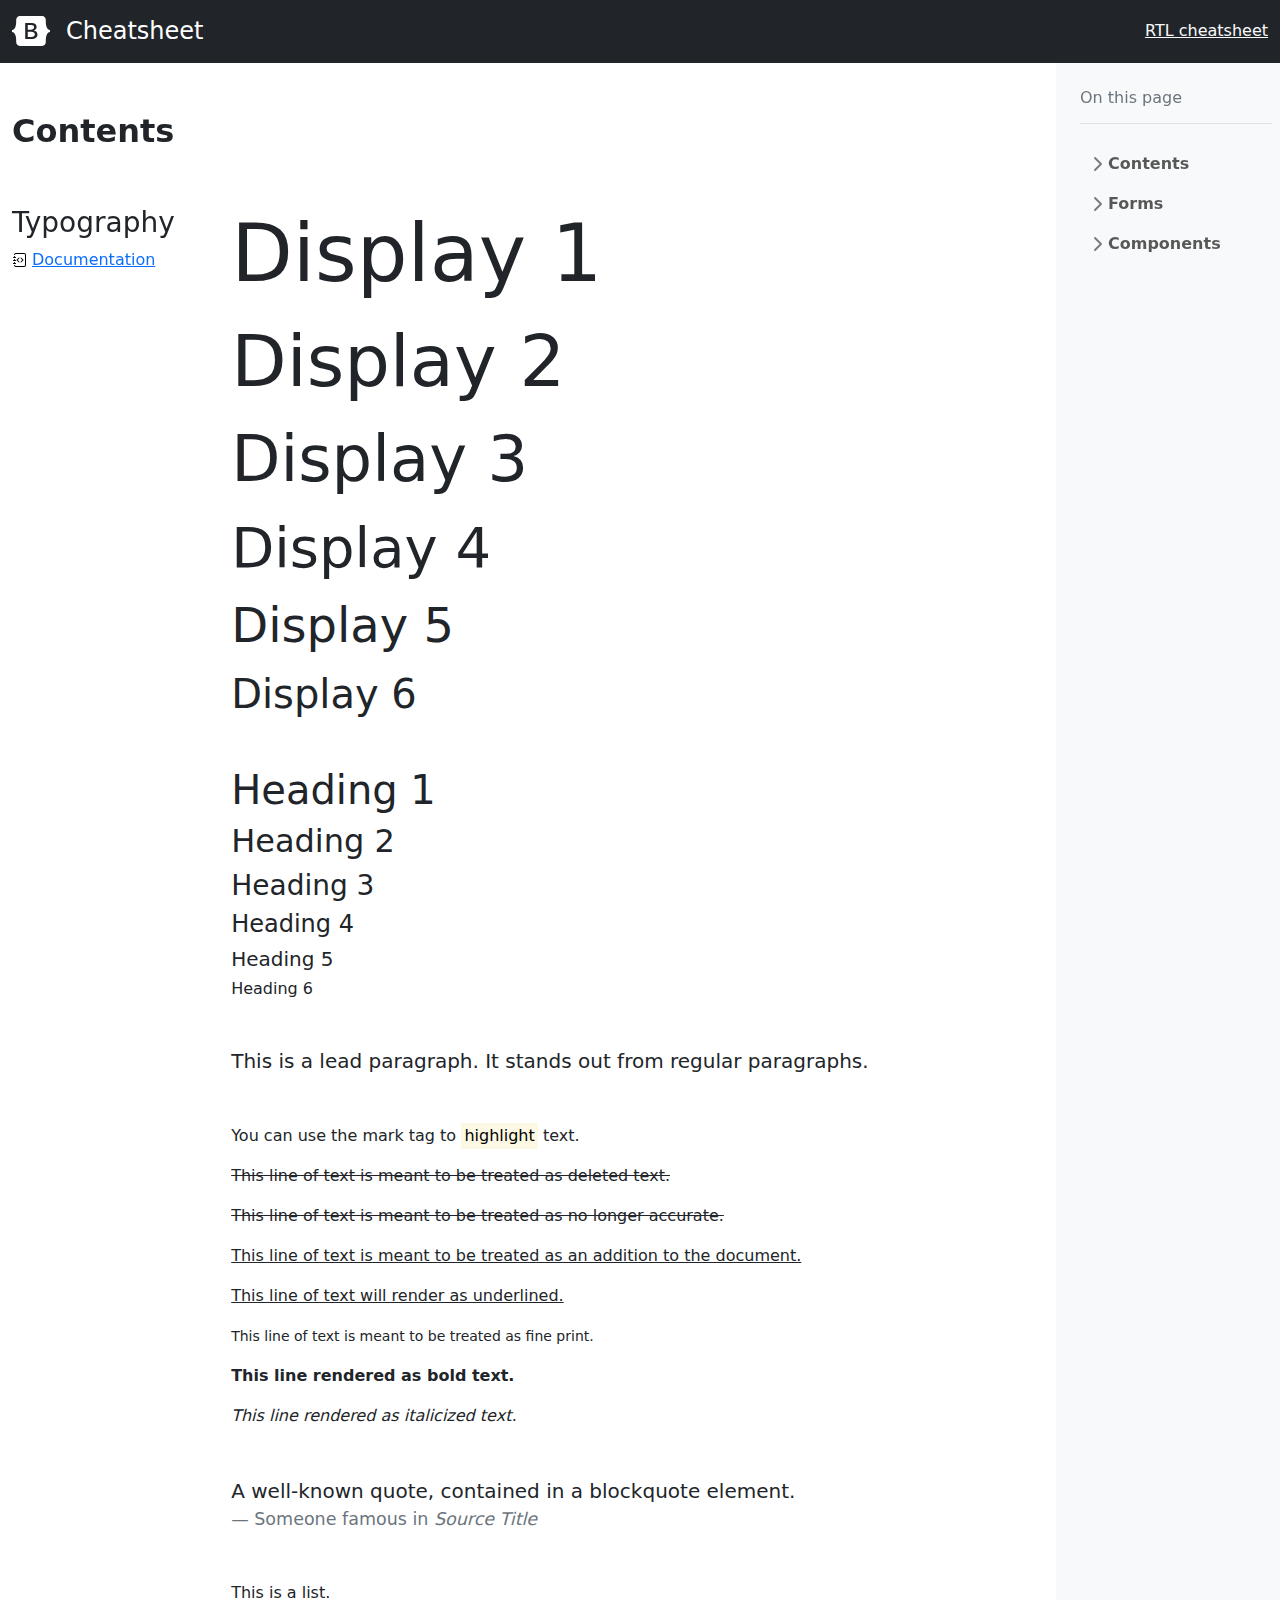
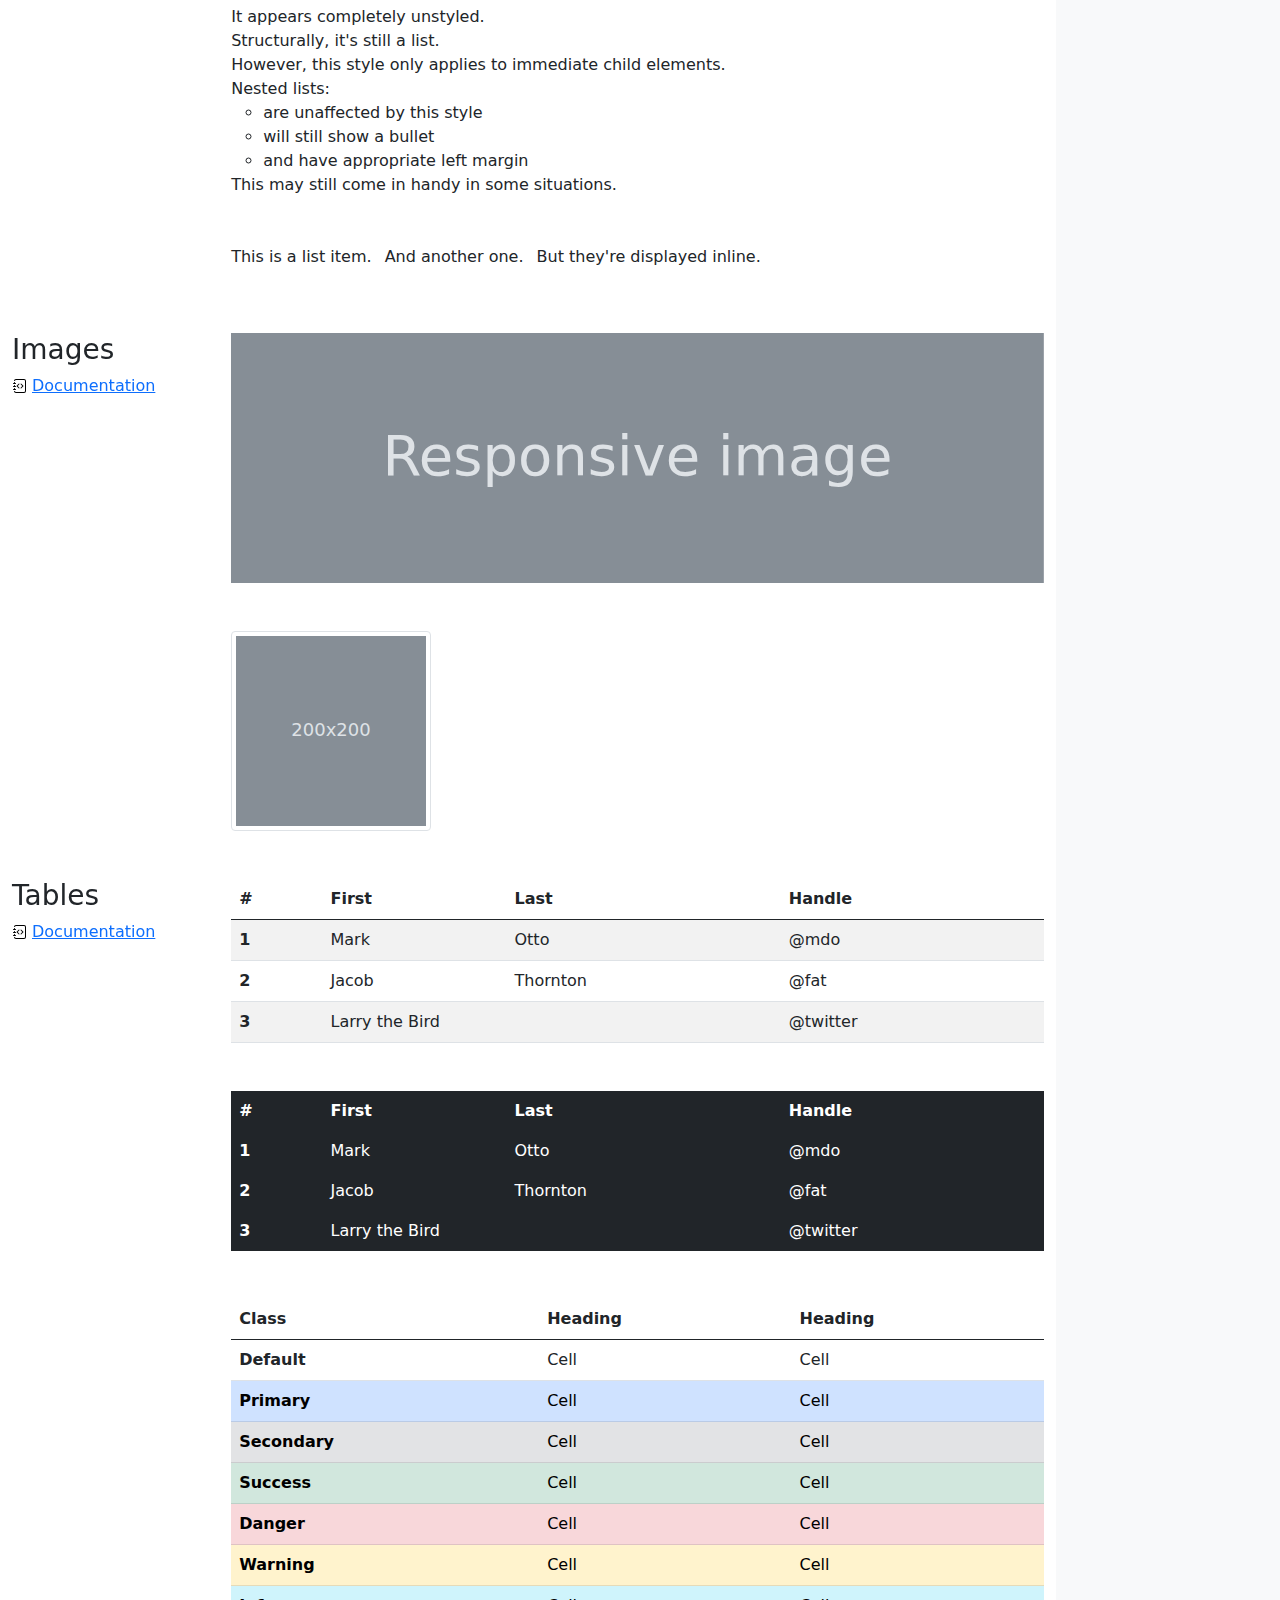
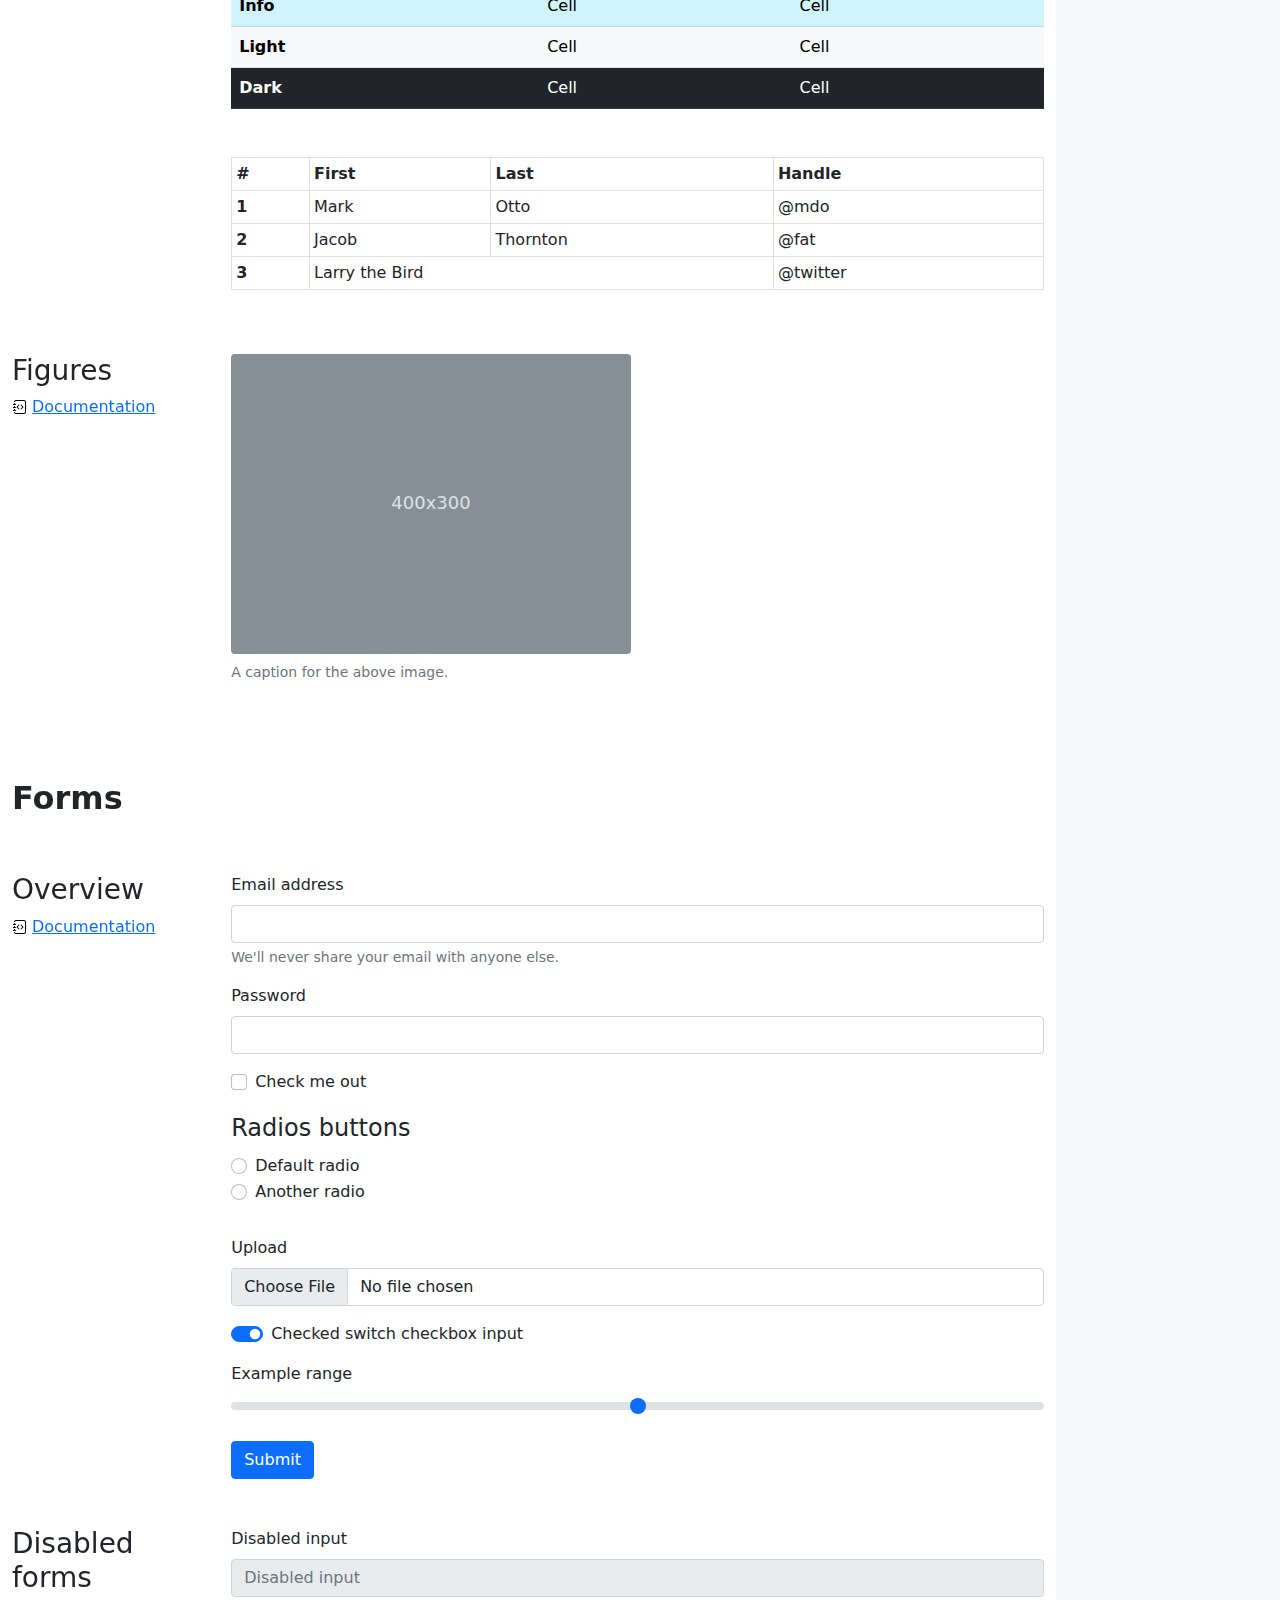
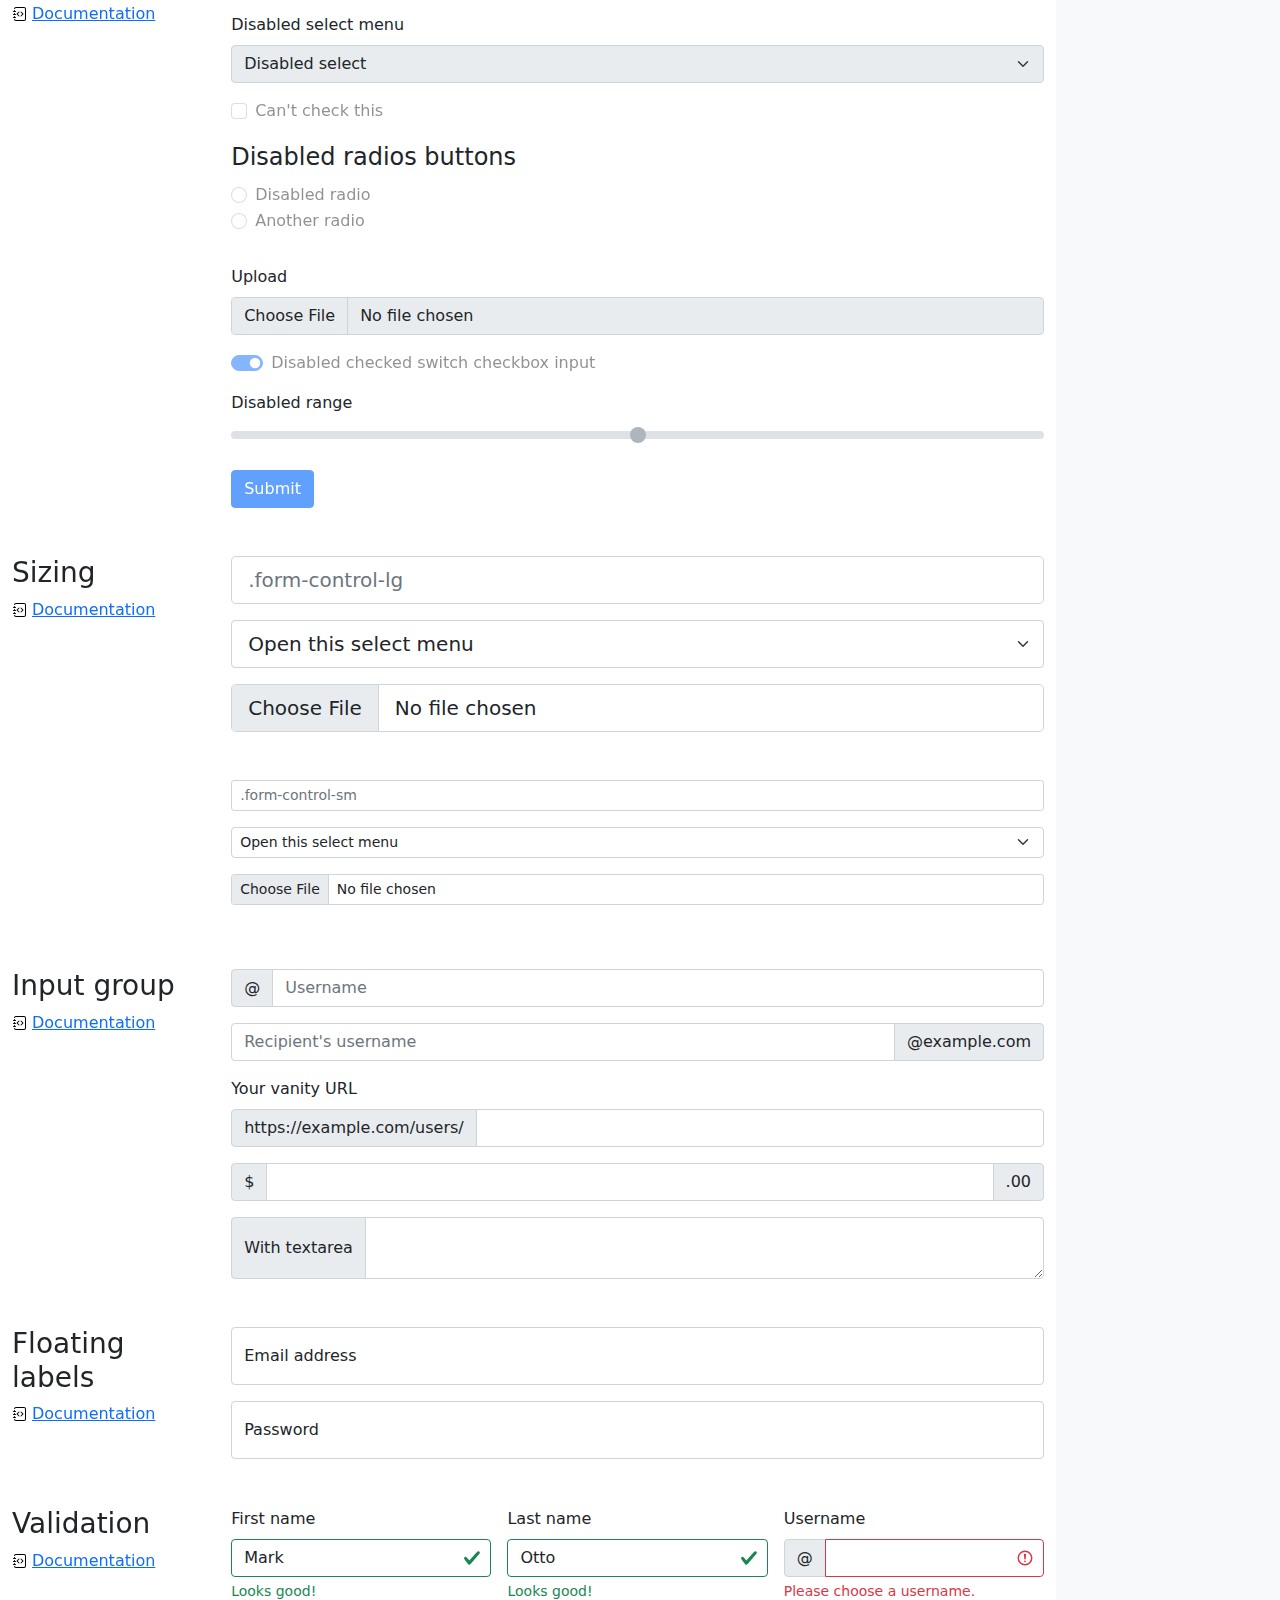
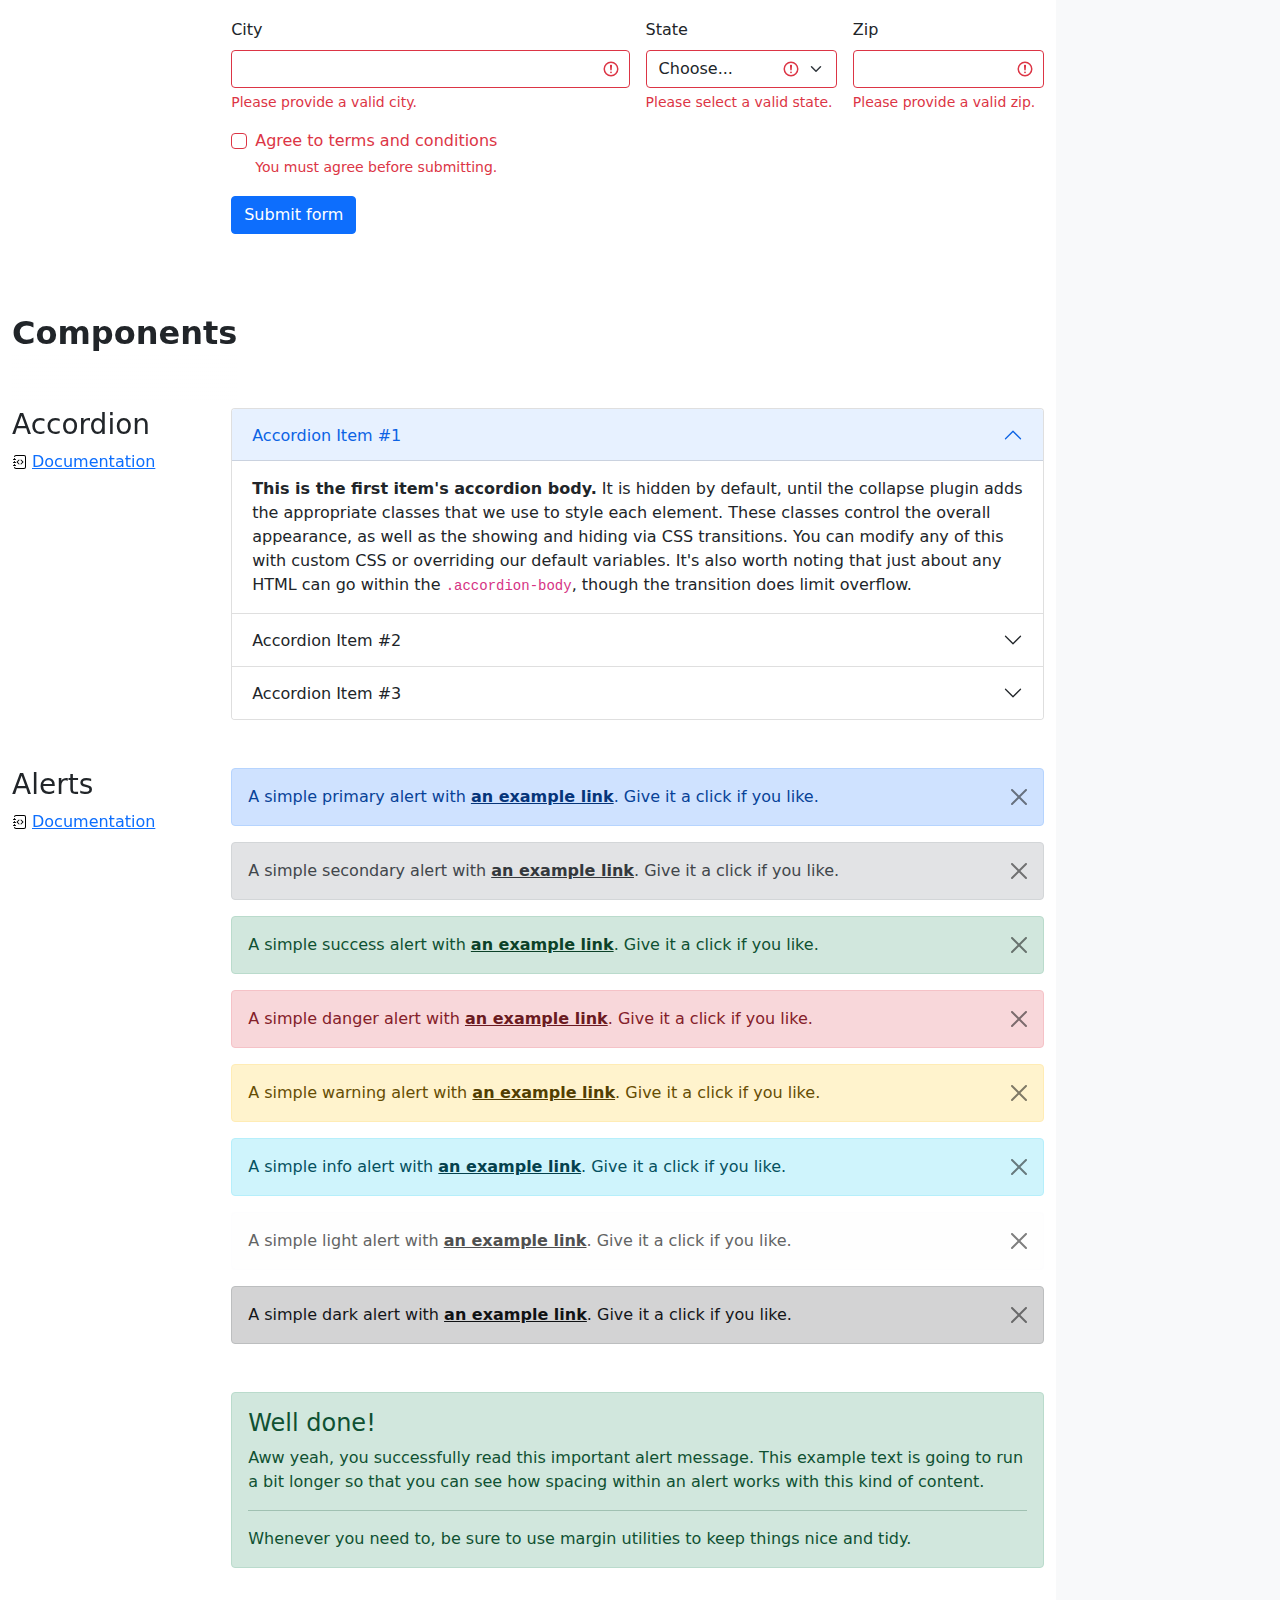
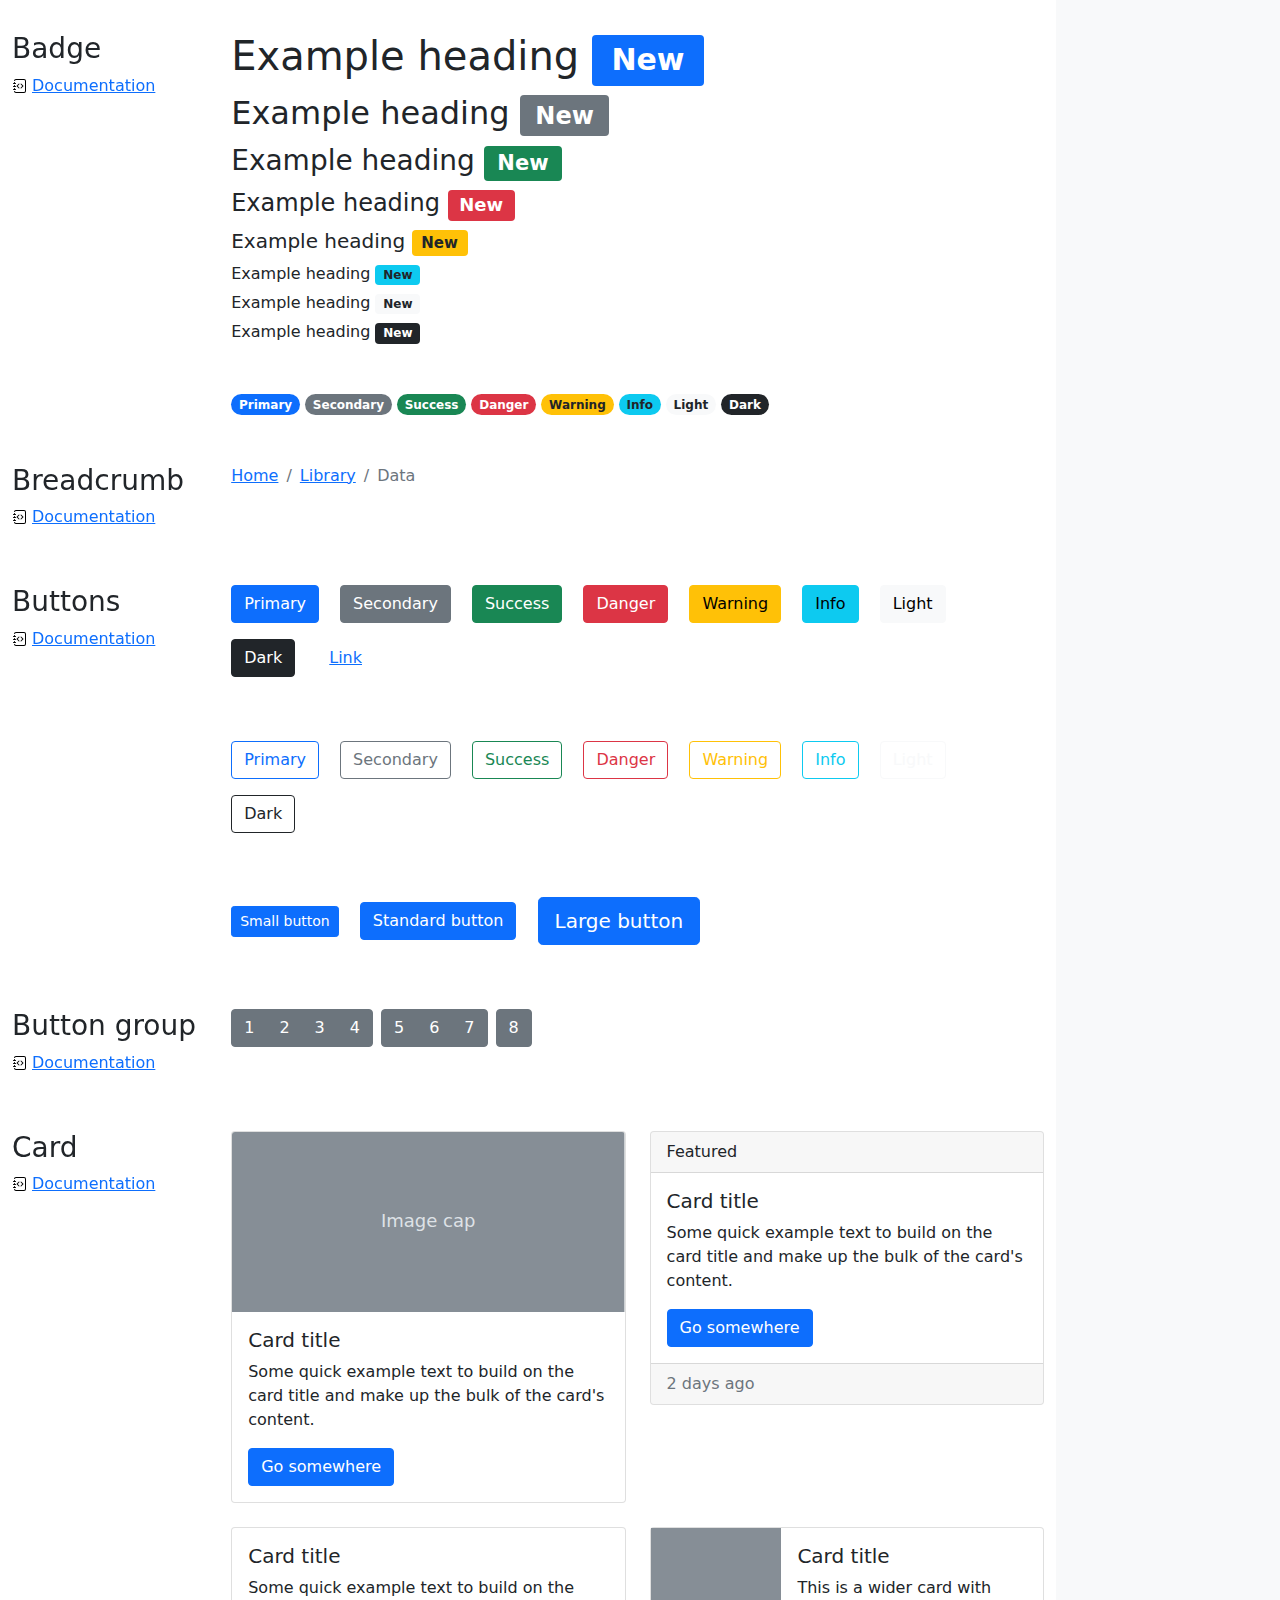
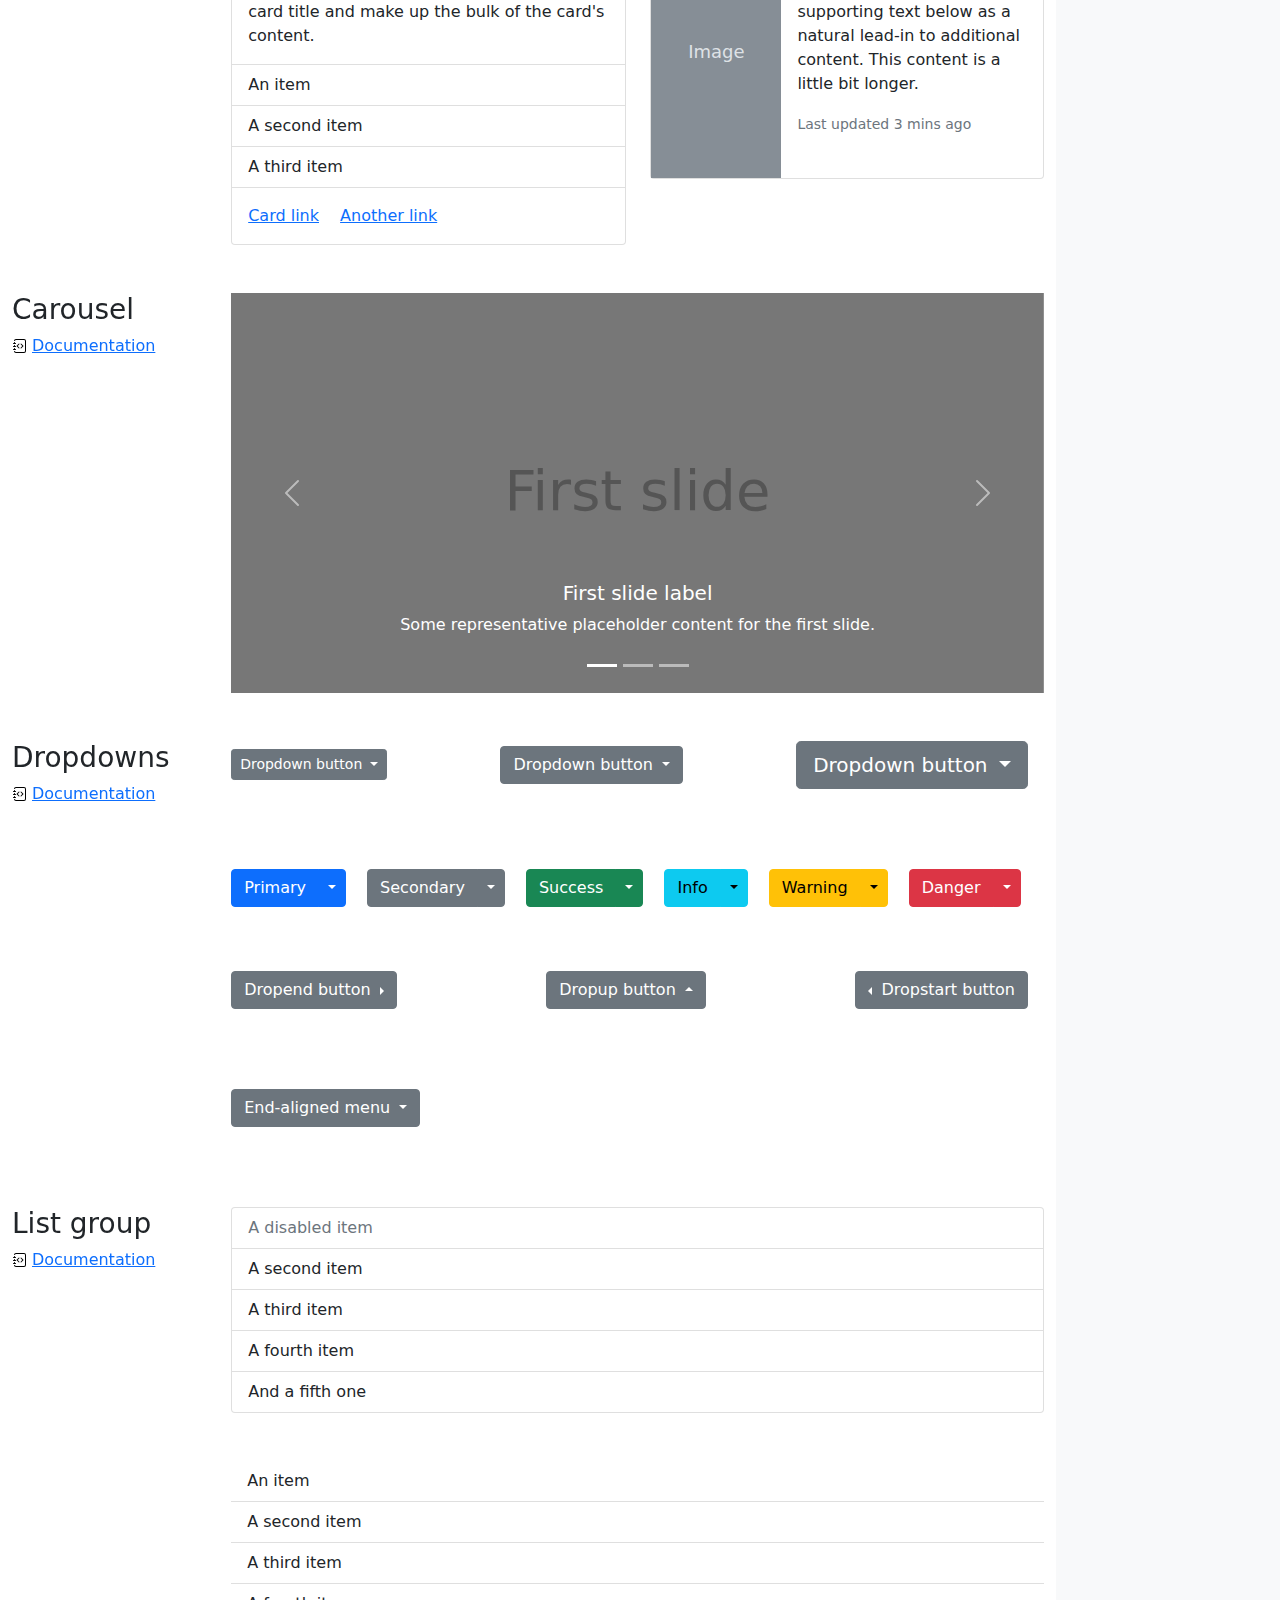
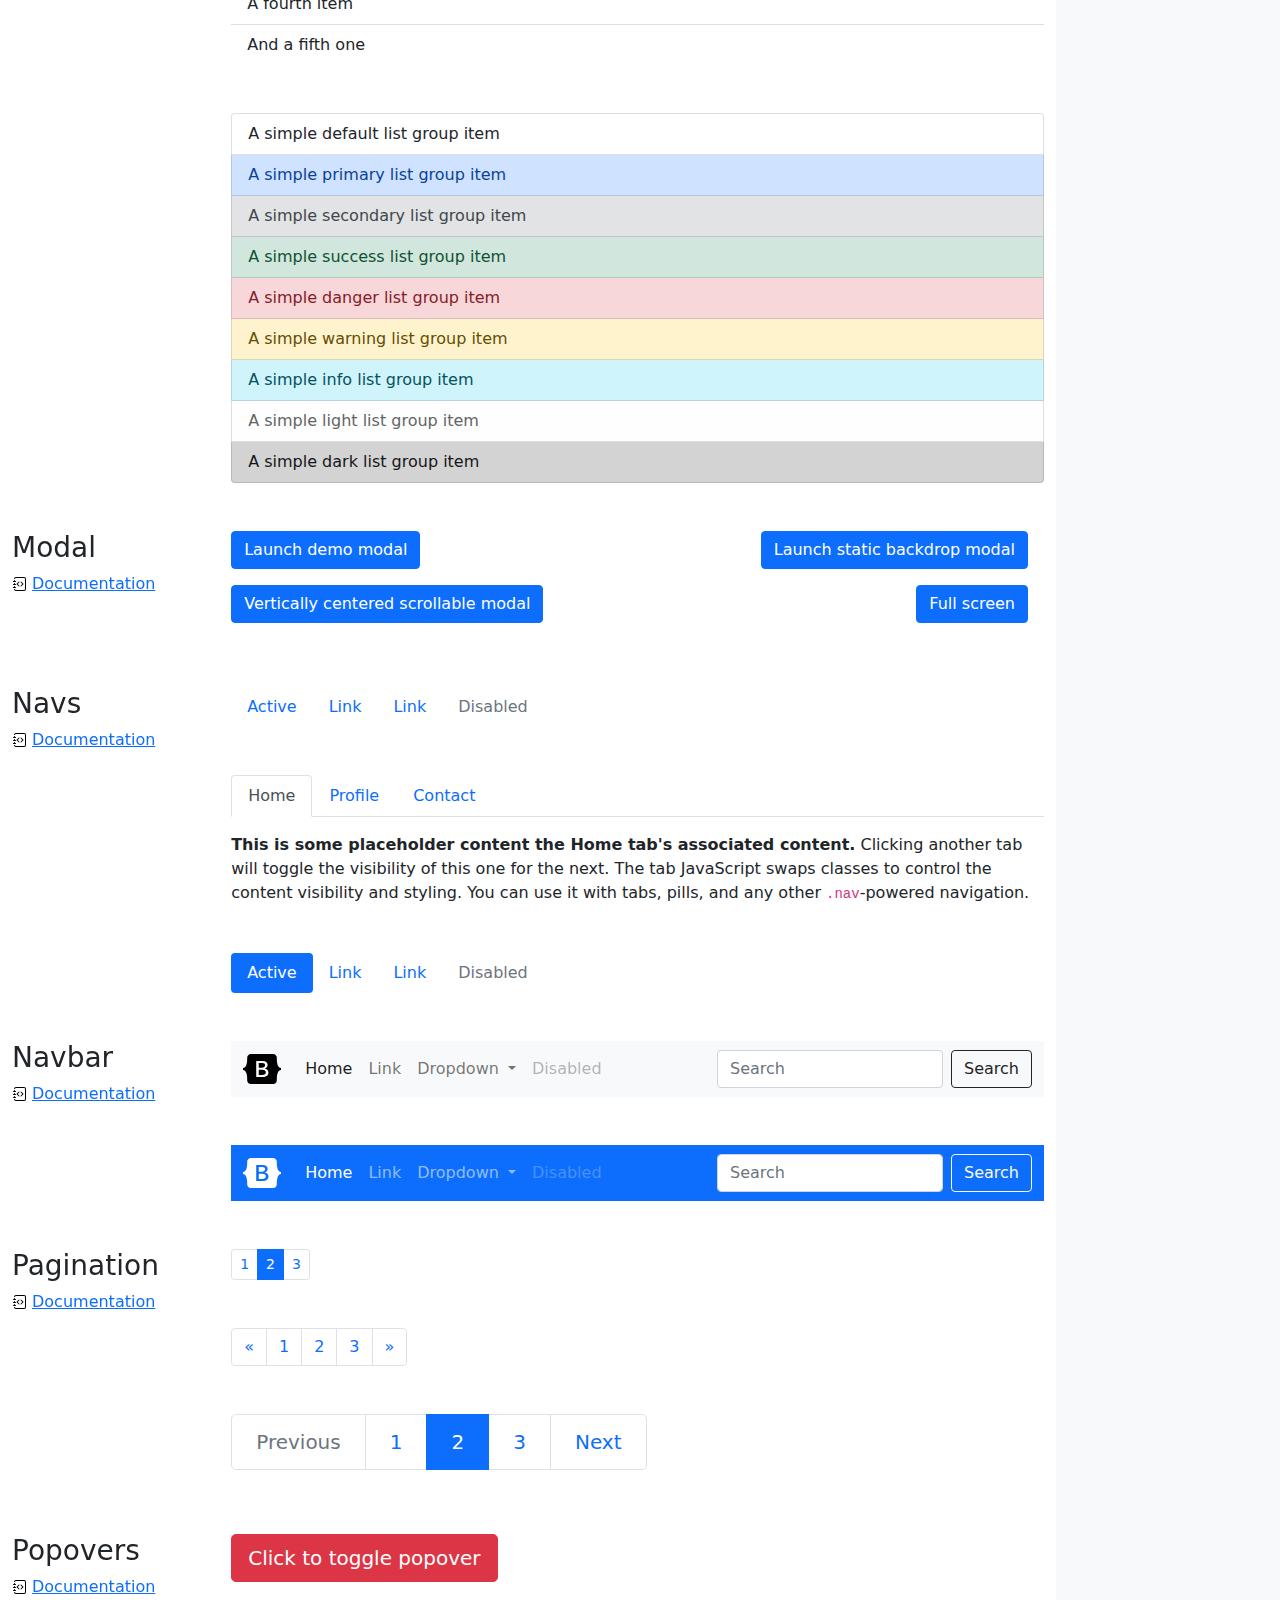
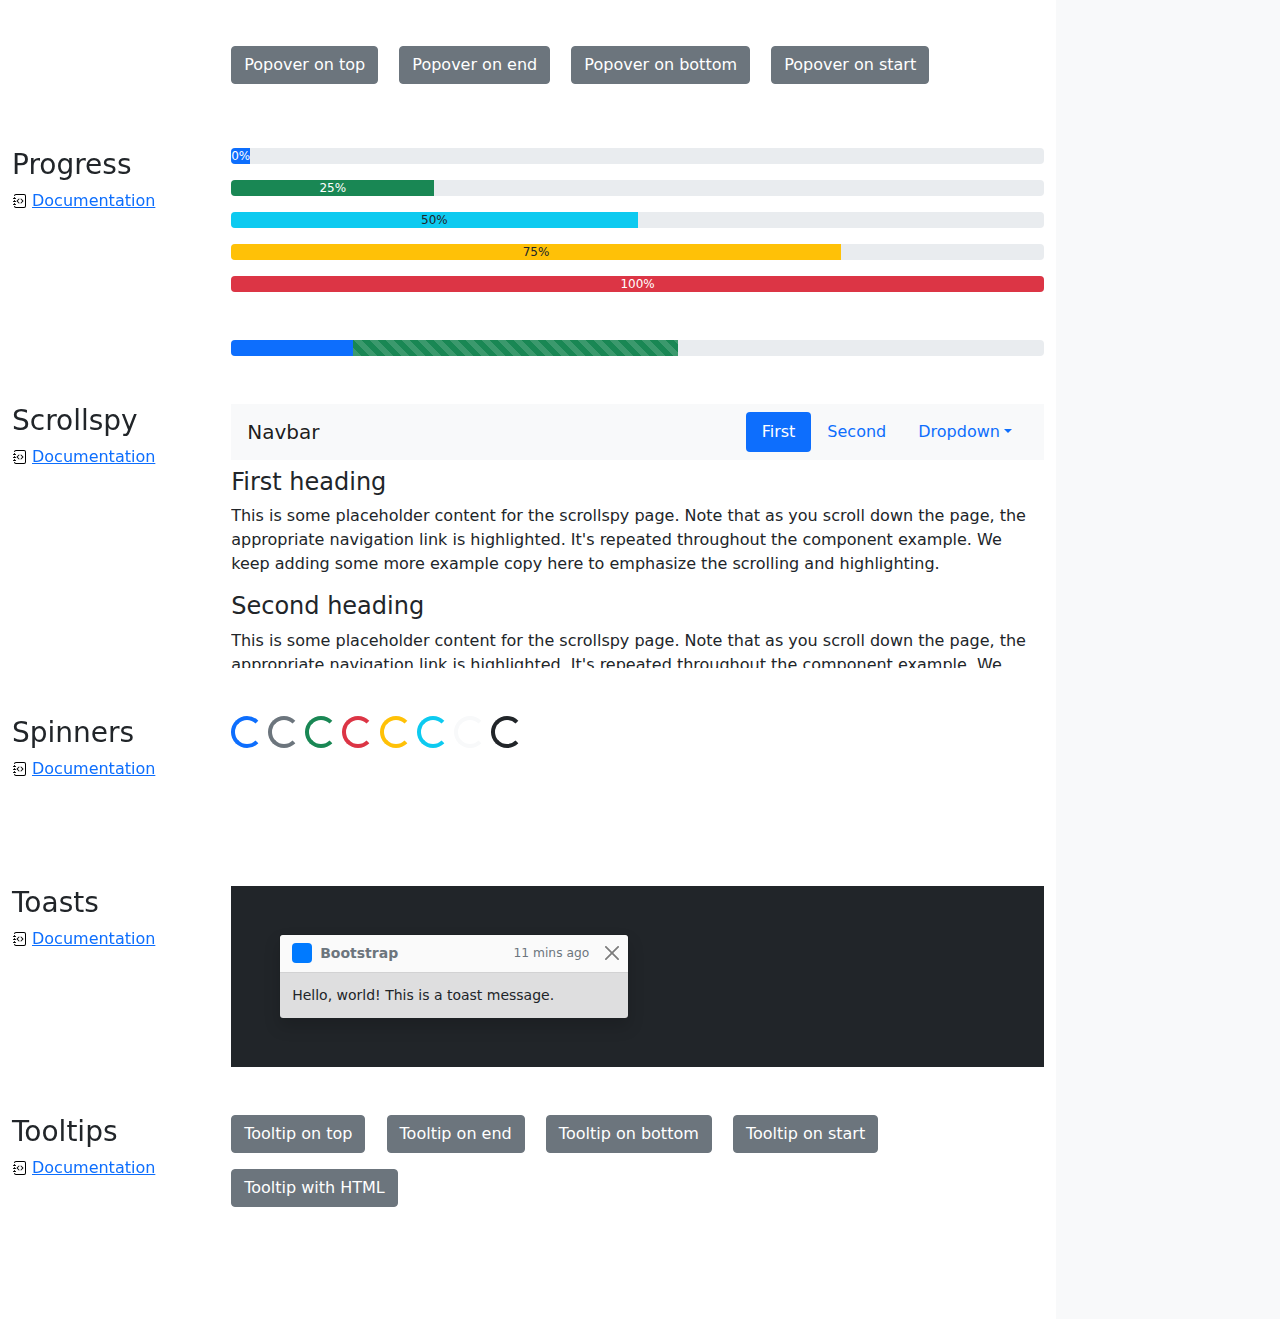
<file: bootstrap-5.0.2-examples/cheatsheet/index.html>
<!doctype html>
<html lang="en">
  <head>
    <meta charset="utf-8">
    <meta name="viewport" content="width=device-width, initial-scale=1">
    <meta name="description" content="">
    <meta name="author" content="Mark Otto, Jacob Thornton, and Bootstrap contributors">
    <meta name="generator" content="Hugo 0.84.0">
    <title>Cheatsheet · Bootstrap v5.0</title>

    <link rel="canonical" href="https://getbootstrap.com/docs/5.0/examples/cheatsheet/">

    

    <!-- Bootstrap core CSS -->
<link href="../assets/dist/css/bootstrap.min.css" rel="stylesheet">

    <style>
      .bd-placeholder-img {
        font-size: 1.125rem;
        text-anchor: middle;
        -webkit-user-select: none;
        -moz-user-select: none;
        user-select: none;
      }

      @media (min-width: 768px) {
        .bd-placeholder-img-lg {
          font-size: 3.5rem;
        }
      }
    </style>

    
    <!-- Custom styles for this template -->
    <link href="cheatsheet.css" rel="stylesheet">
  </head>
  <body class="bg-light">
    
<header class="bd-header bg-dark py-3 d-flex align-items-stretch border-bottom border-dark">
  <div class="container-fluid d-flex align-items-center">
    <h1 class="d-flex align-items-center fs-4 text-white mb-0">
      <img src="../assets/brand/bootstrap-logo-white.svg" width="38" height="30" class="me-3" alt="Bootstrap">
      Cheatsheet
    </h1>
    <a href="../examples/cheatsheet-rtl/" class="ms-auto link-light" hreflang="ar">RTL cheatsheet</a>
  </div>
</header>
<aside class="bd-aside sticky-xl-top text-muted align-self-start mb-3 mb-xl-5 px-2">
  <h2 class="h6 pt-4 pb-3 mb-4 border-bottom">On this page</h2>
  <nav class="small" id="toc">
    <ul class="list-unstyled">
      <li class="my-2">
        <button class="btn d-inline-flex align-items-center collapsed" data-bs-toggle="collapse" aria-expanded="false" data-bs-target="#contents-collapse" aria-controls="contents-collapse">Contents</button>
        <ul class="list-unstyled ps-3 collapse" id="contents-collapse">
          <li><a class="d-inline-flex align-items-center rounded" href="#typography">Typography</a></li>
          <li><a class="d-inline-flex align-items-center rounded" href="#images">Images</a></li>
          <li><a class="d-inline-flex align-items-center rounded" href="#tables">Tables</a></li>
          <li><a class="d-inline-flex align-items-center rounded" href="#figures">Figures</a></li>
        </ul>
      </li>
      <li class="my-2">
        <button class="btn d-inline-flex align-items-center collapsed" data-bs-toggle="collapse" aria-expanded="false" data-bs-target="#forms-collapse" aria-controls="forms-collapse">Forms</button>
        <ul class="list-unstyled ps-3 collapse" id="forms-collapse">
          <li><a class="d-inline-flex align-items-center rounded" href="#overview">Overview</a></li>
          <li><a class="d-inline-flex align-items-center rounded" href="#disabled-forms">Disabled forms</a></li>
          <li><a class="d-inline-flex align-items-center rounded" href="#sizing">Sizing</a></li>
          <li><a class="d-inline-flex align-items-center rounded" href="#input-group">Input group</a></li>
          <li><a class="d-inline-flex align-items-center rounded" href="#floating-labels">Floating labels</a></li>
          <li><a class="d-inline-flex align-items-center rounded" href="#validation">Validation</a></li>
        </ul>
      </li>
      <li class="my-2">
        <button class="btn d-inline-flex align-items-center collapsed" data-bs-toggle="collapse" aria-expanded="false" data-bs-target="#components-collapse" aria-controls="components-collapse">Components</button>
        <ul class="list-unstyled ps-3 collapse" id="components-collapse">
          <li><a class="d-inline-flex align-items-center rounded" href="#accordion">Accordion</a></li>
          <li><a class="d-inline-flex align-items-center rounded" href="#alerts">Alerts</a></li>
          <li><a class="d-inline-flex align-items-center rounded" href="#badge">Badge</a></li>
          <li><a class="d-inline-flex align-items-center rounded" href="#breadcrumb">Breadcrumb</a></li>
          <li><a class="d-inline-flex align-items-center rounded" href="#buttons">Buttons</a></li>
          <li><a class="d-inline-flex align-items-center rounded" href="#button-group">Button group</a></li>
          <li><a class="d-inline-flex align-items-center rounded" href="#card">Card</a></li>
          <li><a class="d-inline-flex align-items-center rounded" href="#carousel">Carousel</a></li>
          <li><a class="d-inline-flex align-items-center rounded" href="#dropdowns">Dropdowns</a></li>
          <li><a class="d-inline-flex align-items-center rounded" href="#list-group">List group</a></li>
          <li><a class="d-inline-flex align-items-center rounded" href="#modal">Modal</a></li>
          <li><a class="d-inline-flex align-items-center rounded" href="#navs">Navs</a></li>
          <li><a class="d-inline-flex align-items-center rounded" href="#navbar">Navbar</a></li>
          <li><a class="d-inline-flex align-items-center rounded" href="#pagination">Pagination</a></li>
          <li><a class="d-inline-flex align-items-center rounded" href="#popovers">Popovers</a></li>
          <li><a class="d-inline-flex align-items-center rounded" href="#progress">Progress</a></li>
          <li><a class="d-inline-flex align-items-center rounded" href="#scrollspy">Scrollspy</a></li>
          <li><a class="d-inline-flex align-items-center rounded" href="#spinners">Spinners</a></li>
          <li><a class="d-inline-flex align-items-center rounded" href="#toasts">Toasts</a></li>
          <li><a class="d-inline-flex align-items-center rounded" href="#tooltips">Tooltips</a></li>
        </ul>
      </li>
    </ul>
  </nav>
</aside>
<div class="bd-cheatsheet container-fluid bg-body">
  <section id="content">
    <h2 class="sticky-xl-top fw-bold pt-3 pt-xl-5 pb-2 pb-xl-3">Contents</h2>

    <article class="my-3" id="typography">
      <div class="bd-heading sticky-xl-top align-self-start mt-5 mb-3 mt-xl-0 mb-xl-2">
        <h3>Typography</h3>
        <a class="d-flex align-items-center" href="../content/typography/">Documentation</a>
      </div>

      <div>
        <div class="bd-example">
        <p class="display-1">Display 1</p>
        <p class="display-2">Display 2</p>
        <p class="display-3">Display 3</p>
        <p class="display-4">Display 4</p>
        <p class="display-5">Display 5</p>
        <p class="display-6">Display 6</p>
        </div>

        <div class="bd-example">
        <p class="h1">Heading 1</p>
        <p class="h2">Heading 2</p>
        <p class="h3">Heading 3</p>
        <p class="h4">Heading 4</p>
        <p class="h5">Heading 5</p>
        <p class="h6">Heading 6</p>
        </div>

        <div class="bd-example">
        <p class="lead">
          This is a lead paragraph. It stands out from regular paragraphs.
        </p>
        </div>

        <div class="bd-example">
        <p>You can use the mark tag to <mark>highlight</mark> text.</p>
        <p><del>This line of text is meant to be treated as deleted text.</del></p>
        <p><s>This line of text is meant to be treated as no longer accurate.</s></p>
        <p><ins>This line of text is meant to be treated as an addition to the document.</ins></p>
        <p><u>This line of text will render as underlined.</u></p>
        <p><small>This line of text is meant to be treated as fine print.</small></p>
        <p><strong>This line rendered as bold text.</strong></p>
        <p><em>This line rendered as italicized text.</em></p>
        </div>

        <div class="bd-example">
        <blockquote class="blockquote">
          <p>A well-known quote, contained in a blockquote element.</p>
          <footer class="blockquote-footer">Someone famous in <cite title="Source Title">Source Title</cite></footer>
        </blockquote>
        </div>

        <div class="bd-example">
        <ul class="list-unstyled">
          <li>This is a list.</li>
          <li>It appears completely unstyled.</li>
          <li>Structurally, it's still a list.</li>
          <li>However, this style only applies to immediate child elements.</li>
          <li>Nested lists:
            <ul>
              <li>are unaffected by this style</li>
              <li>will still show a bullet</li>
              <li>and have appropriate left margin</li>
            </ul>
          </li>
          <li>This may still come in handy in some situations.</li>
        </ul>
        </div>

        <div class="bd-example">
        <ul class="list-inline">
          <li class="list-inline-item">This is a list item.</li>
          <li class="list-inline-item">And another one.</li>
          <li class="list-inline-item">But they're displayed inline.</li>
        </ul>
        </div>
      </div>
    </article>
    <article class="my-3" id="images">
      <div class="bd-heading sticky-xl-top align-self-start mt-5 mb-3 mt-xl-0 mb-xl-2">
        <h3>Images</h3>
        <a class="d-flex align-items-center" href="../content/images/">Documentation</a>
      </div>

      <div>
        <div class="bd-example">
        <svg class="bd-placeholder-img bd-placeholder-img-lg img-fluid" width="100%" height="250" xmlns="http://www.w3.org/2000/svg" role="img" aria-label="Placeholder: Responsive image" preserveAspectRatio="xMidYMid slice" focusable="false"><title>Placeholder</title><rect width="100%" height="100%" fill="#868e96"/><text x="50%" y="50%" fill="#dee2e6" dy=".3em">Responsive image</text></svg>

        </div>

        <div class="bd-example">
        <svg class="bd-placeholder-img img-thumbnail" width="200" height="200" xmlns="http://www.w3.org/2000/svg" role="img" aria-label="A generic square placeholder image with a white border around it, making it resemble a photograph taken with an old instant camera: 200x200" preserveAspectRatio="xMidYMid slice" focusable="false"><title>A generic square placeholder image with a white border around it, making it resemble a photograph taken with an old instant camera</title><rect width="100%" height="100%" fill="#868e96"/><text x="50%" y="50%" fill="#dee2e6" dy=".3em">200x200</text></svg>

        </div>
      </div>
    </article>
    <article class="my-3" id="tables">
      <div class="bd-heading sticky-xl-top align-self-start mt-5 mb-3 mt-xl-0 mb-xl-2">
        <h3>Tables</h3>
        <a class="d-flex align-items-center" href="../content/tables/">Documentation</a>
      </div>

      <div>
        <div class="bd-example">
        <table class="table table-striped">
          <thead>
          <tr>
            <th scope="col">#</th>
            <th scope="col">First</th>
            <th scope="col">Last</th>
            <th scope="col">Handle</th>
          </tr>
          </thead>
          <tbody>
          <tr>
            <th scope="row">1</th>
            <td>Mark</td>
            <td>Otto</td>
            <td>@mdo</td>
          </tr>
          <tr>
            <th scope="row">2</th>
            <td>Jacob</td>
            <td>Thornton</td>
            <td>@fat</td>
          </tr>
          <tr>
            <th scope="row">3</th>
            <td colspan="2">Larry the Bird</td>
            <td>@twitter</td>
          </tr>
          </tbody>
        </table>
        </div>

        <div class="bd-example">
        <table class="table table-dark table-borderless">
          <thead>
          <tr>
            <th scope="col">#</th>
            <th scope="col">First</th>
            <th scope="col">Last</th>
            <th scope="col">Handle</th>
          </tr>
          </thead>
          <tbody>
          <tr>
            <th scope="row">1</th>
            <td>Mark</td>
            <td>Otto</td>
            <td>@mdo</td>
          </tr>
          <tr>
            <th scope="row">2</th>
            <td>Jacob</td>
            <td>Thornton</td>
            <td>@fat</td>
          </tr>
          <tr>
            <th scope="row">3</th>
            <td colspan="2">Larry the Bird</td>
            <td>@twitter</td>
          </tr>
          </tbody>
        </table>
        </div>

        <div class="bd-example">
        <table class="table table-hover">
          <thead>
          <tr>
            <th scope="col">Class</th>
            <th scope="col">Heading</th>
            <th scope="col">Heading</th>
          </tr>
          </thead>
          <tbody>
          <tr>
            <th scope="row">Default</th>
            <td>Cell</td>
            <td>Cell</td>
          </tr>
          
          <tr class="table-primary">
            <th scope="row">Primary</th>
            <td>Cell</td>
            <td>Cell</td>
          </tr>
          <tr class="table-secondary">
            <th scope="row">Secondary</th>
            <td>Cell</td>
            <td>Cell</td>
          </tr>
          <tr class="table-success">
            <th scope="row">Success</th>
            <td>Cell</td>
            <td>Cell</td>
          </tr>
          <tr class="table-danger">
            <th scope="row">Danger</th>
            <td>Cell</td>
            <td>Cell</td>
          </tr>
          <tr class="table-warning">
            <th scope="row">Warning</th>
            <td>Cell</td>
            <td>Cell</td>
          </tr>
          <tr class="table-info">
            <th scope="row">Info</th>
            <td>Cell</td>
            <td>Cell</td>
          </tr>
          <tr class="table-light">
            <th scope="row">Light</th>
            <td>Cell</td>
            <td>Cell</td>
          </tr>
          <tr class="table-dark">
            <th scope="row">Dark</th>
            <td>Cell</td>
            <td>Cell</td>
          </tr>
          </tbody>
        </table>
        </div>

        <div class="bd-example">
        <table class="table table-sm table-bordered">
          <thead>
          <tr>
            <th scope="col">#</th>
            <th scope="col">First</th>
            <th scope="col">Last</th>
            <th scope="col">Handle</th>
          </tr>
          </thead>
          <tbody>
          <tr>
            <th scope="row">1</th>
            <td>Mark</td>
            <td>Otto</td>
            <td>@mdo</td>
          </tr>
          <tr>
            <th scope="row">2</th>
            <td>Jacob</td>
            <td>Thornton</td>
            <td>@fat</td>
          </tr>
          <tr>
            <th scope="row">3</th>
            <td colspan="2">Larry the Bird</td>
            <td>@twitter</td>
          </tr>
          </tbody>
        </table>
        </div>
      </div>
    </article>
    <article class="my-3" id="figures">
      <div class="bd-heading sticky-xl-top align-self-start mt-5 mb-3 mt-xl-0 mb-xl-2">
        <h3>Figures</h3>
        <a class="d-flex align-items-center" href="../content/figures/">Documentation</a>
      </div>

      <div>
        <div class="bd-example">
        <figure class="figure">
          <svg class="bd-placeholder-img figure-img img-fluid rounded" width="400" height="300" xmlns="http://www.w3.org/2000/svg" role="img" aria-label="Placeholder: 400x300" preserveAspectRatio="xMidYMid slice" focusable="false"><title>Placeholder</title><rect width="100%" height="100%" fill="#868e96"/><text x="50%" y="50%" fill="#dee2e6" dy=".3em">400x300</text></svg>

          <figcaption class="figure-caption">A caption for the above image.</figcaption>
        </figure>
        </div>
      </div>
    </article>
  </section>

  <section id="forms">
    <h2 class="sticky-xl-top fw-bold pt-3 pt-xl-5 pb-2 pb-xl-3">Forms</h2>

    <article class="my-3" id="overview">
      <div class="bd-heading sticky-xl-top align-self-start mt-5 mb-3 mt-xl-0 mb-xl-2">
        <h3>Overview</h3>
        <a class="d-flex align-items-center" href="../forms/overview/">Documentation</a>
      </div>

      <div>
        <div class="bd-example">
        <form>
          <div class="mb-3">
            <label for="exampleInputEmail1" class="form-label">Email address</label>
            <input type="email" class="form-control" id="exampleInputEmail1" aria-describedby="emailHelp">
            <div id="emailHelp" class="form-text">We'll never share your email with anyone else.</div>
          </div>
          <div class="mb-3">
            <label for="exampleInputPassword1" class="form-label">Password</label>
            <input type="password" class="form-control" id="exampleInputPassword1">
          </div>
          <div class="mb-3 form-check">
            <input type="checkbox" class="form-check-input" id="exampleCheck1">
            <label class="form-check-label" for="exampleCheck1">Check me out</label>
          </div>
          <fieldset class="mb-3">
            <legend>Radios buttons</legend>
            <div class="form-check">
              <input type="radio" name="radios" class="form-check-input" id="exampleRadio1">
              <label class="form-check-label" for="exampleRadio1">Default radio</label>
            </div>
            <div class="mb-3 form-check">
              <input type="radio" name="radios" class="form-check-input" id="exampleRadio2">
              <label class="form-check-label" for="exampleRadio2">Another radio</label>
            </div>
          </fieldset>
          <div class="mb-3">
            <label class="form-label" for="customFile">Upload</label>
            <input type="file" class="form-control" id="customFile">
          </div>
          <div class="mb-3 form-check form-switch">
            <input class="form-check-input" type="checkbox" id="flexSwitchCheckChecked" checked>
            <label class="form-check-label" for="flexSwitchCheckChecked">Checked switch checkbox input</label>
          </div>
          <div class="mb-3">
            <label for="customRange3" class="form-label">Example range</label>
            <input type="range" class="form-range" min="0" max="5" step="0.5" id="customRange3">
          </div>
          <button type="submit" class="btn btn-primary">Submit</button>
        </form>
        </div>
      </div>
    </article>
    <article class="my-3" id="disabled-forms">
      <div class="bd-heading sticky-xl-top align-self-start mt-5 mb-3 mt-xl-0 mb-xl-2">
        <h3>Disabled forms</h3>
        <a class="d-flex align-items-center" href="../forms/overview/#disabled-forms">Documentation</a>
      </div>

      <div>
        <div class="bd-example">
        <form>
          <fieldset disabled aria-label="Disabled fieldset example">
            <div class="mb-3">
              <label for="disabledTextInput" class="form-label">Disabled input</label>
              <input type="text" id="disabledTextInput" class="form-control" placeholder="Disabled input">
            </div>
            <div class="mb-3">
              <label for="disabledSelect" class="form-label">Disabled select menu</label>
              <select id="disabledSelect" class="form-select">
                <option>Disabled select</option>
              </select>
            </div>
            <div class="mb-3">
              <div class="form-check">
                <input class="form-check-input" type="checkbox" id="disabledFieldsetCheck" disabled>
                <label class="form-check-label" for="disabledFieldsetCheck">
                  Can't check this
                </label>
              </div>
            </div>
            <fieldset class="mb-3">
              <legend>Disabled radios buttons</legend>
              <div class="form-check">
                <input type="radio" name="radios" class="form-check-input" id="disabledRadio1" disabled>
                <label class="form-check-label" for="disabledRadio1">Disabled radio</label>
              </div>
              <div class="mb-3 form-check">
                <input type="radio" name="radios" class="form-check-input" id="disabledRadio2" disabled>
                <label class="form-check-label" for="disabledRadio2">Another radio</label>
              </div>
            </fieldset>
            <div class="mb-3">
              <label class="form-label" for="disabledCustomFile">Upload</label>
              <input type="file" class="form-control" id="disabledCustomFile" disabled>
            </div>
            <div class="mb-3 form-check form-switch">
              <input class="form-check-input" type="checkbox" id="disabledSwitchCheckChecked" checked disabled>
              <label class="form-check-label" for="disabledSwitchCheckChecked">Disabled checked switch checkbox input</label>
            </div>
            <div class="mb-3">
              <label for="disabledRange" class="form-label">Disabled range</label>
              <input type="range" class="form-range" min="0" max="5" step="0.5" id="disabledRange">
            </div>
            <button type="submit" class="btn btn-primary">Submit</button>
          </fieldset>
        </form>
        </div>
      </div>
    </article>
    <article class="my-3" id="sizing">
      <div class="bd-heading sticky-xl-top align-self-start mt-5 mb-3 mt-xl-0 mb-xl-2">
        <h3>Sizing</h3>
        <a class="d-flex align-items-center" href="../forms/form-control/#sizing">Documentation</a>
      </div>

      <div>
        <div class="bd-example">
        <div class="mb-3">
          <input class="form-control form-control-lg" type="text" placeholder=".form-control-lg" aria-label=".form-control-lg example">
        </div>
        <div class="mb-3">
          <select class="form-select form-select-lg mb-3" aria-label=".form-select-lg example">
            <option selected>Open this select menu</option>
            <option value="1">One</option>
            <option value="2">Two</option>
            <option value="3">Three</option>
          </select>
        </div>
        <div class="mb-3">
          <input type="file" class="form-control form-control-lg" aria-label="Large file input example">
        </div>
        </div>

        <div class="bd-example">
        <div class="mb-3">
          <input class="form-control form-control-sm" type="text" placeholder=".form-control-sm" aria-label=".form-control-sm example">
        </div>
        <div class="mb-3">
          <select class="form-select form-select-sm" aria-label=".form-select-sm example">
            <option selected>Open this select menu</option>
            <option value="1">One</option>
            <option value="2">Two</option>
            <option value="3">Three</option>
          </select>
        </div>
        <div class="mb-3">
          <input type="file" class="form-control form-control-sm" aria-label="Small file input example">
        </div>
        </div>
      </div>
    </article>
    <article class="my-3" id="input-group">
      <div class="bd-heading sticky-xl-top align-self-start mt-5 mb-3 mt-xl-0 mb-xl-2">
        <h3>Input group</h3>
        <a class="d-flex align-items-center" href="../forms/input-group/">Documentation</a>
      </div>

      <div>
        <div class="bd-example">
        <div class="input-group mb-3">
          <span class="input-group-text" id="basic-addon1">@</span>
          <input type="text" class="form-control" placeholder="Username" aria-label="Username" aria-describedby="basic-addon1">
        </div>
        <div class="input-group mb-3">
          <input type="text" class="form-control" placeholder="Recipient's username" aria-label="Recipient's username" aria-describedby="basic-addon2">
          <span class="input-group-text" id="basic-addon2">@example.com</span>
        </div>
        <label for="basic-url" class="form-label">Your vanity URL</label>
        <div class="input-group mb-3">
          <span class="input-group-text" id="basic-addon3">https://example.com/users/</span>
          <input type="text" class="form-control" id="basic-url" aria-describedby="basic-addon3">
        </div>
        <div class="input-group mb-3">
          <span class="input-group-text">$</span>
          <input type="text" class="form-control" aria-label="Amount (to the nearest dollar)">
          <span class="input-group-text">.00</span>
        </div>
        <div class="input-group">
          <span class="input-group-text">With textarea</span>
          <textarea class="form-control" aria-label="With textarea"></textarea>
        </div>
        </div>
      </div>
    </article>
    <article class="my-3" id="floating-labels">
      <div class="bd-heading sticky-xl-top align-self-start mt-5 mb-3 mt-xl-0 mb-xl-2">
        <h3>Floating labels</h3>
        <a class="d-flex align-items-center" href="../forms/floating-labels/">Documentation</a>
      </div>

      <div>
        <div class="bd-example">
        <form>
          <div class="form-floating mb-3">
            <input type="email" class="form-control" id="floatingInput" placeholder="name@example.com">
            <label for="floatingInput">Email address</label>
          </div>
          <div class="form-floating">
            <input type="password" class="form-control" id="floatingPassword" placeholder="Password">
            <label for="floatingPassword">Password</label>
          </div>
        </form>
        </div>
      </div>
    </article>
    <article class="my-3" id="validation">
      <div class="bd-heading sticky-xl-top align-self-start mt-5 mb-3 mt-xl-0 mb-xl-2">
        <h3>Validation</h3>
        <a class="d-flex align-items-center" href="../forms/validation/">Documentation</a>
      </div>

      <div>
        <div class="bd-example">
        <form class="row g-3">
          <div class="col-md-4">
            <label for="validationServer01" class="form-label">First name</label>
            <input type="text" class="form-control is-valid" id="validationServer01" value="Mark" required>
            <div class="valid-feedback">
              Looks good!
            </div>
          </div>
          <div class="col-md-4">
            <label for="validationServer02" class="form-label">Last name</label>
            <input type="text" class="form-control is-valid" id="validationServer02" value="Otto" required>
            <div class="valid-feedback">
              Looks good!
            </div>
          </div>
          <div class="col-md-4">
            <label for="validationServerUsername" class="form-label">Username</label>
            <div class="input-group has-validation">
              <span class="input-group-text" id="inputGroupPrepend3">@</span>
              <input type="text" class="form-control is-invalid" id="validationServerUsername" aria-describedby="inputGroupPrepend3" required>
              <div class="invalid-feedback">
                Please choose a username.
              </div>
            </div>
          </div>
          <div class="col-md-6">
            <label for="validationServer03" class="form-label">City</label>
            <input type="text" class="form-control is-invalid" id="validationServer03" required>
            <div class="invalid-feedback">
              Please provide a valid city.
            </div>
          </div>
          <div class="col-md-3">
            <label for="validationServer04" class="form-label">State</label>
            <select class="form-select is-invalid" id="validationServer04" required>
              <option selected disabled value="">Choose...</option>
              <option>...</option>
            </select>
            <div class="invalid-feedback">
              Please select a valid state.
            </div>
          </div>
          <div class="col-md-3">
            <label for="validationServer05" class="form-label">Zip</label>
            <input type="text" class="form-control is-invalid" id="validationServer05" required>
            <div class="invalid-feedback">
              Please provide a valid zip.
            </div>
          </div>
          <div class="col-12">
            <div class="form-check">
              <input class="form-check-input is-invalid" type="checkbox" value="" id="invalidCheck3" required>
              <label class="form-check-label" for="invalidCheck3">
                Agree to terms and conditions
              </label>
              <div class="invalid-feedback">
                You must agree before submitting.
              </div>
            </div>
          </div>
          <div class="col-12">
            <button class="btn btn-primary" type="submit">Submit form</button>
          </div>
        </form>
        </div>
      </div>
    </article>
  </section>

  <section id="components">
    <h2 class="sticky-xl-top fw-bold pt-3 pt-xl-5 pb-2 pb-xl-3">Components</h2>

    <article class="my-3" id="accordion">
      <div class="bd-heading sticky-xl-top align-self-start mt-5 mb-3 mt-xl-0 mb-xl-2">
        <h3>Accordion</h3>
        <a class="d-flex align-items-center" href="../components/accordion/">Documentation</a>
      </div>

      <div>
        <div class="bd-example">
        <div class="accordion" id="accordionExample">
          <div class="accordion-item">
            <h4 class="accordion-header" id="headingOne">
              <button class="accordion-button" type="button" data-bs-toggle="collapse" data-bs-target="#collapseOne" aria-expanded="true" aria-controls="collapseOne">
                Accordion Item #1
              </button>
            </h4>
            <div id="collapseOne" class="accordion-collapse collapse show" aria-labelledby="headingOne" data-bs-parent="#accordionExample">
              <div class="accordion-body">
                <strong>This is the first item's accordion body.</strong> It is hidden by default, until the collapse plugin adds the appropriate classes that we use to style each element. These classes control the overall appearance, as well as the showing and hiding via CSS transitions. You can modify any of this with custom CSS or overriding our default variables. It's also worth noting that just about any HTML can go within the <code>.accordion-body</code>, though the transition does limit overflow.
              </div>
            </div>
          </div>
          <div class="accordion-item">
            <h4 class="accordion-header" id="headingTwo">
              <button class="accordion-button collapsed" type="button" data-bs-toggle="collapse" data-bs-target="#collapseTwo" aria-expanded="false" aria-controls="collapseTwo">
                Accordion Item #2
              </button>
            </h4>
            <div id="collapseTwo" class="accordion-collapse collapse" aria-labelledby="headingTwo" data-bs-parent="#accordionExample">
              <div class="accordion-body">
                <strong>This is the second item's accordion body.</strong> It is hidden by default, until the collapse plugin adds the appropriate classes that we use to style each element. These classes control the overall appearance, as well as the showing and hiding via CSS transitions. You can modify any of this with custom CSS or overriding our default variables. It's also worth noting that just about any HTML can go within the <code>.accordion-body</code>, though the transition does limit overflow.
              </div>
            </div>
          </div>
          <div class="accordion-item">
            <h4 class="accordion-header" id="headingThree">
              <button class="accordion-button collapsed" type="button" data-bs-toggle="collapse" data-bs-target="#collapseThree" aria-expanded="false" aria-controls="collapseThree">
                Accordion Item #3
              </button>
            </h4>
            <div id="collapseThree" class="accordion-collapse collapse" aria-labelledby="headingThree" data-bs-parent="#accordionExample">
              <div class="accordion-body">
                <strong>This is the third item's accordion body.</strong> It is hidden by default, until the collapse plugin adds the appropriate classes that we use to style each element. These classes control the overall appearance, as well as the showing and hiding via CSS transitions. You can modify any of this with custom CSS or overriding our default variables. It's also worth noting that just about any HTML can go within the <code>.accordion-body</code>, though the transition does limit overflow.
              </div>
            </div>
          </div>
        </div>
        </div>
      </div>
    </article>
    <article class="my-3" id="alerts">
      <div class="bd-heading sticky-xl-top align-self-start mt-5 mb-3 mt-xl-0 mb-xl-2">
        <h3>Alerts</h3>
        <a class="d-flex align-items-center" href="../components/alerts/">Documentation</a>
      </div>

      <div>
        <div class="bd-example">
        
        <div class="alert alert-primary alert-dismissible fade show" role="alert">
          A simple primary alert with <a href="#" class="alert-link">an example link</a>. Give it a click if you like.
          <button type="button" class="btn-close" data-bs-dismiss="alert" aria-label="Close"></button>
        </div>
        <div class="alert alert-secondary alert-dismissible fade show" role="alert">
          A simple secondary alert with <a href="#" class="alert-link">an example link</a>. Give it a click if you like.
          <button type="button" class="btn-close" data-bs-dismiss="alert" aria-label="Close"></button>
        </div>
        <div class="alert alert-success alert-dismissible fade show" role="alert">
          A simple success alert with <a href="#" class="alert-link">an example link</a>. Give it a click if you like.
          <button type="button" class="btn-close" data-bs-dismiss="alert" aria-label="Close"></button>
        </div>
        <div class="alert alert-danger alert-dismissible fade show" role="alert">
          A simple danger alert with <a href="#" class="alert-link">an example link</a>. Give it a click if you like.
          <button type="button" class="btn-close" data-bs-dismiss="alert" aria-label="Close"></button>
        </div>
        <div class="alert alert-warning alert-dismissible fade show" role="alert">
          A simple warning alert with <a href="#" class="alert-link">an example link</a>. Give it a click if you like.
          <button type="button" class="btn-close" data-bs-dismiss="alert" aria-label="Close"></button>
        </div>
        <div class="alert alert-info alert-dismissible fade show" role="alert">
          A simple info alert with <a href="#" class="alert-link">an example link</a>. Give it a click if you like.
          <button type="button" class="btn-close" data-bs-dismiss="alert" aria-label="Close"></button>
        </div>
        <div class="alert alert-light alert-dismissible fade show" role="alert">
          A simple light alert with <a href="#" class="alert-link">an example link</a>. Give it a click if you like.
          <button type="button" class="btn-close" data-bs-dismiss="alert" aria-label="Close"></button>
        </div>
        <div class="alert alert-dark alert-dismissible fade show" role="alert">
          A simple dark alert with <a href="#" class="alert-link">an example link</a>. Give it a click if you like.
          <button type="button" class="btn-close" data-bs-dismiss="alert" aria-label="Close"></button>
        </div>
        </div>

        <div class="bd-example">
        <div class="alert alert-success" role="alert">
          <h4 class="alert-heading">Well done!</h4>
          <p>Aww yeah, you successfully read this important alert message. This example text is going to run a bit longer so that you can see how spacing within an alert works with this kind of content.</p>
          <hr>
          <p class="mb-0">Whenever you need to, be sure to use margin utilities to keep things nice and tidy.</p>
        </div>
        </div>
      </div>
    </article>
    <article class="my-3" id="badge">
      <div class="bd-heading sticky-xl-top align-self-start mt-5 mb-3 mt-xl-0 mb-xl-2">
        <h3>Badge</h3>
        <a class="d-flex align-items-center" href="../components/badge/">Documentation</a>
      </div>

      <div>
        <div class="bd-example">
        <p class="h1">Example heading <span class="badge bg-primary">New</span></p>
        <p class="h2">Example heading <span class="badge bg-secondary">New</span></p>
        <p class="h3">Example heading <span class="badge bg-success">New</span></p>
        <p class="h4">Example heading <span class="badge bg-danger">New</span></p>
        <p class="h5">Example heading <span class="badge bg-warning text-dark">New</span></p>
        <p class="h6">Example heading <span class="badge bg-info text-dark">New</span></p>
        <p class="h6">Example heading <span class="badge bg-light text-dark">New</span></p>
        <p class="h6">Example heading <span class="badge bg-dark">New</span></p>
        </div>

        <div class="bd-example">
        
        <span class="badge rounded-pill bg-primary">Primary</span>
        <span class="badge rounded-pill bg-secondary">Secondary</span>
        <span class="badge rounded-pill bg-success">Success</span>
        <span class="badge rounded-pill bg-danger">Danger</span>
        <span class="badge rounded-pill bg-warning text-dark">Warning</span>
        <span class="badge rounded-pill bg-info text-dark">Info</span>
        <span class="badge rounded-pill bg-light text-dark">Light</span>
        <span class="badge rounded-pill bg-dark">Dark</span>
        </div>
      </div>
    </article>
    <article class="my-3" id="breadcrumb">
      <div class="bd-heading sticky-xl-top align-self-start mt-5 mb-3 mt-xl-0 mb-xl-2">
        <h3>Breadcrumb</h3>
        <a class="d-flex align-items-center" href="../components/breadcrumb/">Documentation</a>
      </div>

      <div>
        <div class="bd-example">
        <nav aria-label="breadcrumb">
          <ol class="breadcrumb">
            <li class="breadcrumb-item"><a href="#">Home</a></li>
            <li class="breadcrumb-item"><a href="#">Library</a></li>
            <li class="breadcrumb-item active" aria-current="page">Data</li>
          </ol>
        </nav>
        </div>
      </div>
    </article>
    <article class="my-3" id="buttons">
      <div class="bd-heading sticky-xl-top align-self-start mt-5 mb-3 mt-xl-0 mb-xl-2">
        <h3>Buttons</h3>
        <a class="d-flex align-items-center" href="../components/buttons/">Documentation</a>
      </div>

      <div>
        <div class="bd-example">
        
        <button type="button" class="btn btn-primary">Primary</button>
        <button type="button" class="btn btn-secondary">Secondary</button>
        <button type="button" class="btn btn-success">Success</button>
        <button type="button" class="btn btn-danger">Danger</button>
        <button type="button" class="btn btn-warning">Warning</button>
        <button type="button" class="btn btn-info">Info</button>
        <button type="button" class="btn btn-light">Light</button>
        <button type="button" class="btn btn-dark">Dark</button>

        <button type="button" class="btn btn-link">Link</button>
        </div>

        <div class="bd-example">
        
        <button type="button" class="btn btn-outline-primary">Primary</button>
        <button type="button" class="btn btn-outline-secondary">Secondary</button>
        <button type="button" class="btn btn-outline-success">Success</button>
        <button type="button" class="btn btn-outline-danger">Danger</button>
        <button type="button" class="btn btn-outline-warning">Warning</button>
        <button type="button" class="btn btn-outline-info">Info</button>
        <button type="button" class="btn btn-outline-light">Light</button>
        <button type="button" class="btn btn-outline-dark">Dark</button>
        </div>

        <div class="bd-example">
        <button type="button" class="btn btn-primary btn-sm">Small button</button>
        <button type="button" class="btn btn-primary">Standard button</button>
        <button type="button" class="btn btn-primary btn-lg">Large button</button>
        </div>
      </div>
    </article>
    <article class="my-3" id="button-group">
      <div class="bd-heading sticky-xl-top align-self-start mt-5 mb-3 mt-xl-0 mb-xl-2">
        <h3>Button group</h3>
        <a class="d-flex align-items-center" href="../components/button-group/">Documentation</a>
      </div>

      <div>
        <div class="bd-example">
        <div class="btn-toolbar" role="toolbar" aria-label="Toolbar with button groups">
          <div class="btn-group me-2" role="group" aria-label="First group">
            <button type="button" class="btn btn-secondary">1</button>
            <button type="button" class="btn btn-secondary">2</button>
            <button type="button" class="btn btn-secondary">3</button>
            <button type="button" class="btn btn-secondary">4</button>
          </div>
          <div class="btn-group me-2" role="group" aria-label="Second group">
            <button type="button" class="btn btn-secondary">5</button>
            <button type="button" class="btn btn-secondary">6</button>
            <button type="button" class="btn btn-secondary">7</button>
          </div>
          <div class="btn-group" role="group" aria-label="Third group">
            <button type="button" class="btn btn-secondary">8</button>
          </div>
        </div>
        </div>
      </div>
    </article>
    <article class="my-3" id="card">
      <div class="bd-heading sticky-xl-top align-self-start mt-5 mb-3 mt-xl-0 mb-xl-2">
        <h3>Card</h3>
        <a class="d-flex align-items-center" href="../components/card/">Documentation</a>
      </div>

      <div>
        <div class="bd-example">
        <div class="row  row-cols-1 row-cols-md-2 g-4">
          <div class="col">
            <div class="card">
              <svg class="bd-placeholder-img card-img-top" width="100%" height="180" xmlns="http://www.w3.org/2000/svg" role="img" aria-label="Placeholder: Image cap" preserveAspectRatio="xMidYMid slice" focusable="false"><title>Placeholder</title><rect width="100%" height="100%" fill="#868e96"/><text x="50%" y="50%" fill="#dee2e6" dy=".3em">Image cap</text></svg>

              <div class="card-body">
                <h5 class="card-title">Card title</h5>
                <p class="card-text">Some quick example text to build on the card title and make up the bulk of the card's content.</p>
                <a href="#" class="btn btn-primary">Go somewhere</a>
              </div>
            </div>
          </div>
          <div class="col">
            <div class="card">
              <div class="card-header">
                Featured
              </div>
              <div class="card-body">
                <h5 class="card-title">Card title</h5>
                <p class="card-text">Some quick example text to build on the card title and make up the bulk of the card's content.</p>
                <a href="#" class="btn btn-primary">Go somewhere</a>
              </div>
              <div class="card-footer text-muted">
                2 days ago
              </div>
            </div>
          </div>
          <div class="col">
            <div class="card">
              <div class="card-body">
                <h5 class="card-title">Card title</h5>
                <p class="card-text">Some quick example text to build on the card title and make up the bulk of the card's content.</p>
              </div>
              <ul class="list-group list-group-flush">
                <li class="list-group-item">An item</li>
                <li class="list-group-item">A second item</li>
                <li class="list-group-item">A third item</li>
              </ul>
              <div class="card-body">
                <a href="#" class="card-link">Card link</a>
                <a href="#" class="card-link">Another link</a>
              </div>
            </div>
          </div>
          <div class="col">
            <div class="card">
              <div class="row g-0">
                <div class="col-md-4">
                  <svg class="bd-placeholder-img" width="100%" height="250" xmlns="http://www.w3.org/2000/svg" role="img" aria-label="Placeholder: Image" preserveAspectRatio="xMidYMid slice" focusable="false"><title>Placeholder</title><rect width="100%" height="100%" fill="#868e96"/><text x="50%" y="50%" fill="#dee2e6" dy=".3em">Image</text></svg>

                </div>
                <div class="col-md-8">
                  <div class="card-body">
                    <h5 class="card-title">Card title</h5>
                    <p class="card-text">This is a wider card with supporting text below as a natural lead-in to additional content. This content is a little bit longer.</p>
                    <p class="card-text"><small class="text-muted">Last updated 3 mins ago</small></p>
                  </div>
                </div>
              </div>
            </div>
          </div>
        </div>
        </div>
      </div>
    </article>
    <article class="my-3" id="carousel">
      <div class="bd-heading sticky-xl-top align-self-start mt-5 mb-3 mt-xl-0 mb-xl-2">
        <h3>Carousel</h3>
        <a class="d-flex align-items-center" href="../components/carousel/">Documentation</a>
      </div>

      <div>
        <div class="bd-example">
        <div id="carouselExampleCaptions" class="carousel slide" data-bs-ride="carousel">
          <div class="carousel-indicators">
            <button type="button" data-bs-target="#carouselExampleCaptions" data-bs-slide-to="0" class="active" aria-current="true" aria-label="Slide 1"></button>
            <button type="button" data-bs-target="#carouselExampleCaptions" data-bs-slide-to="1" aria-label="Slide 2"></button>
            <button type="button" data-bs-target="#carouselExampleCaptions" data-bs-slide-to="2" aria-label="Slide 3"></button>
          </div>
          <div class="carousel-inner">
            <div class="carousel-item active">
              <svg class="bd-placeholder-img bd-placeholder-img-lg d-block w-100" width="800" height="400" xmlns="http://www.w3.org/2000/svg" role="img" aria-label="Placeholder: First slide" preserveAspectRatio="xMidYMid slice" focusable="false"><title>Placeholder</title><rect width="100%" height="100%" fill="#777"/><text x="50%" y="50%" fill="#555" dy=".3em">First slide</text></svg>

              <div class="carousel-caption d-none d-md-block">
                <h5>First slide label</h5>
                <p>Some representative placeholder content for the first slide.</p>
              </div>
            </div>
            <div class="carousel-item">
              <svg class="bd-placeholder-img bd-placeholder-img-lg d-block w-100" width="800" height="400" xmlns="http://www.w3.org/2000/svg" role="img" aria-label="Placeholder: Second slide" preserveAspectRatio="xMidYMid slice" focusable="false"><title>Placeholder</title><rect width="100%" height="100%" fill="#666"/><text x="50%" y="50%" fill="#444" dy=".3em">Second slide</text></svg>

              <div class="carousel-caption d-none d-md-block">
                <h5>Second slide label</h5>
                <p>Some representative placeholder content for the second slide.</p>
              </div>
            </div>
            <div class="carousel-item">
              <svg class="bd-placeholder-img bd-placeholder-img-lg d-block w-100" width="800" height="400" xmlns="http://www.w3.org/2000/svg" role="img" aria-label="Placeholder: Third slide" preserveAspectRatio="xMidYMid slice" focusable="false"><title>Placeholder</title><rect width="100%" height="100%" fill="#555"/><text x="50%" y="50%" fill="#333" dy=".3em">Third slide</text></svg>

              <div class="carousel-caption d-none d-md-block">
                <h5>Third slide label</h5>
                <p>Some representative placeholder content for the third slide.</p>
              </div>
            </div>
          </div>
          <button class="carousel-control-prev" type="button" data-bs-target="#carouselExampleCaptions"  data-bs-slide="prev">
            <span class="carousel-control-prev-icon" aria-hidden="true"></span>
            <span class="visually-hidden">Previous</span>
          </button>
          <button class="carousel-control-next" type="button" data-bs-target="#carouselExampleCaptions"  data-bs-slide="next">
            <span class="carousel-control-next-icon" aria-hidden="true"></span>
            <span class="visually-hidden">Next</span>
          </button>
        </div>
        </div>
      </div>
    </article>
    <article class="my-3" id="dropdowns">
      <div class="bd-heading sticky-xl-top align-self-start mt-5 mb-3 mt-xl-0 mb-xl-2">
        <h3>Dropdowns</h3>
        <a class="d-flex align-items-center" href="../components/dropdowns/">Documentation</a>
      </div>

      <div>
        <div class="bd-example">
        <div class="btn-group w-100 align-items-center justify-content-between flex-wrap">
          <div class="dropdown">
            <button class="btn btn-secondary btn-sm dropdown-toggle" type="button" id="dropdownMenuButtonSM" data-bs-toggle="dropdown" aria-expanded="false">
              Dropdown button
            </button>
            <ul class="dropdown-menu" aria-labelledby="dropdownMenuButtonSM">
              <li><h6 class="dropdown-header">Dropdown header</h6></li>
              <li><a class="dropdown-item" href="#">Action</a></li>
              <li><a class="dropdown-item" href="#">Another action</a></li>
              <li><a class="dropdown-item" href="#">Something else here</a></li>
              <li><hr class="dropdown-divider"></li>
              <li><a class="dropdown-item" href="#">Separated link</a></li>
            </ul>
          </div>
          <div class="dropdown">
            <button class="btn btn-secondary dropdown-toggle" type="button" id="dropdownMenuButton" data-bs-toggle="dropdown" aria-expanded="false">
              Dropdown button
            </button>
            <ul class="dropdown-menu" aria-labelledby="dropdownMenuButton">
              <li><h6 class="dropdown-header">Dropdown header</h6></li>
              <li><a class="dropdown-item" href="#">Action</a></li>
              <li><a class="dropdown-item" href="#">Another action</a></li>
              <li><a class="dropdown-item" href="#">Something else here</a></li>
              <li><hr class="dropdown-divider"></li>
              <li><a class="dropdown-item" href="#">Separated link</a></li>
            </ul>
          </div>
          <div class="dropdown">
            <button class="btn btn-secondary btn-lg dropdown-toggle" type="button" id="dropdownMenuButtonLG" data-bs-toggle="dropdown" aria-expanded="false">
              Dropdown button
            </button>
            <ul class="dropdown-menu" aria-labelledby="dropdownMenuButtonLG">
              <li><h6 class="dropdown-header">Dropdown header</h6></li>
              <li><a class="dropdown-item" href="#">Action</a></li>
              <li><a class="dropdown-item" href="#">Another action</a></li>
              <li><a class="dropdown-item" href="#">Something else here</a></li>
              <li><hr class="dropdown-divider"></li>
              <li><a class="dropdown-item" href="#">Separated link</a></li>
            </ul>
          </div>
        </div>
        </div>

        <div class="bd-example">
        <div class="btn-group">
          <button type="button" class="btn btn-primary">Primary</button>
          <button type="button" class="btn btn-primary dropdown-toggle dropdown-toggle-split" data-bs-toggle="dropdown" aria-expanded="false">
            <span class="visually-hidden">Toggle Dropdown</span>
          </button>
          <ul class="dropdown-menu">
            <li><a class="dropdown-item" href="#">Action</a></li>
            <li><a class="dropdown-item" href="#">Another action</a></li>
            <li><a class="dropdown-item" href="#">Something else here</a></li>
          </ul>
        </div><!-- /btn-group -->
        <div class="btn-group">
          <button type="button" class="btn btn-secondary">Secondary</button>
          <button type="button" class="btn btn-secondary dropdown-toggle dropdown-toggle-split" data-bs-toggle="dropdown" aria-expanded="false">
            <span class="visually-hidden">Toggle Dropdown</span>
          </button>
          <ul class="dropdown-menu">
            <li><a class="dropdown-item" href="#">Action</a></li>
            <li><a class="dropdown-item" href="#">Another action</a></li>
            <li><a class="dropdown-item" href="#">Something else here</a></li>
          </ul>
        </div><!-- /btn-group -->
        <div class="btn-group">
          <button type="button" class="btn btn-success">Success</button>
          <button type="button" class="btn btn-success dropdown-toggle dropdown-toggle-split" data-bs-toggle="dropdown" aria-expanded="false">
            <span class="visually-hidden">Toggle Dropdown</span>
          </button>
          <ul class="dropdown-menu">
            <li><a class="dropdown-item" href="#">Action</a></li>
            <li><a class="dropdown-item" href="#">Another action</a></li>
            <li><a class="dropdown-item" href="#">Something else here</a></li>
          </ul>
        </div><!-- /btn-group -->
        <div class="btn-group">
          <button type="button" class="btn btn-info">Info</button>
          <button type="button" class="btn btn-info dropdown-toggle dropdown-toggle-split" data-bs-toggle="dropdown" aria-expanded="false">
            <span class="visually-hidden">Toggle Dropdown</span>
          </button>
          <ul class="dropdown-menu">
            <li><a class="dropdown-item" href="#">Action</a></li>
            <li><a class="dropdown-item" href="#">Another action</a></li>
            <li><a class="dropdown-item" href="#">Something else here</a></li>
          </ul>
        </div><!-- /btn-group -->
        <div class="btn-group">
          <button type="button" class="btn btn-warning">Warning</button>
          <button type="button" class="btn btn-warning dropdown-toggle dropdown-toggle-split" data-bs-toggle="dropdown" aria-expanded="false">
            <span class="visually-hidden">Toggle Dropdown</span>
          </button>
          <ul class="dropdown-menu">
            <li><a class="dropdown-item" href="#">Action</a></li>
            <li><a class="dropdown-item" href="#">Another action</a></li>
            <li><a class="dropdown-item" href="#">Something else here</a></li>
          </ul>
        </div><!-- /btn-group -->
        <div class="btn-group">
          <button type="button" class="btn btn-danger">Danger</button>
          <button type="button" class="btn btn-danger dropdown-toggle dropdown-toggle-split" data-bs-toggle="dropdown" aria-expanded="false">
            <span class="visually-hidden">Toggle Dropdown</span>
          </button>
          <ul class="dropdown-menu">
            <li><a class="dropdown-item" href="#">Action</a></li>
            <li><a class="dropdown-item" href="#">Another action</a></li>
            <li><a class="dropdown-item" href="#">Something else here</a></li>
          </ul>
        </div><!-- /btn-group -->
        </div>

        <div class="bd-example">
        <div class="btn-group w-100 align-items-center justify-content-between flex-wrap">
          <div class="dropend">
            <button class="btn btn-secondary dropdown-toggle" type="button" id="dropendMenuButton" data-bs-toggle="dropdown" aria-expanded="false">
              Dropend button
            </button>
            <ul class="dropdown-menu" aria-labelledby="dropendMenuButton">
              <li><h6 class="dropdown-header">Dropdown header</h6></li>
              <li><a class="dropdown-item" href="#">Action</a></li>
              <li><a class="dropdown-item" href="#">Another action</a></li>
              <li><a class="dropdown-item" href="#">Something else here</a></li>
              <li><hr class="dropdown-divider"></li>
              <li><a class="dropdown-item" href="#">Separated link</a></li>
            </ul>
          </div>
          <div class="dropup">
            <button class="btn btn-secondary dropdown-toggle" type="button" id="dropupMenuButton" data-bs-toggle="dropdown" aria-expanded="false">
              Dropup button
            </button>
            <ul class="dropdown-menu" aria-labelledby="dropupMenuButton">
              <li><h6 class="dropdown-header">Dropdown header</h6></li>
              <li><a class="dropdown-item" href="#">Action</a></li>
              <li><a class="dropdown-item" href="#">Another action</a></li>
              <li><a class="dropdown-item" href="#">Something else here</a></li>
              <li><hr class="dropdown-divider"></li>
              <li><a class="dropdown-item" href="#">Separated link</a></li>
            </ul>
          </div>
          <div class="dropstart">
            <button class="btn btn-secondary dropdown-toggle" type="button" id="dropstartMenuButton" data-bs-toggle="dropdown" aria-expanded="false">
              Dropstart button
            </button>
            <ul class="dropdown-menu" aria-labelledby="dropstartMenuButton">
              <li><h6 class="dropdown-header">Dropdown header</h6></li>
              <li><a class="dropdown-item" href="#">Action</a></li>
              <li><a class="dropdown-item" href="#">Another action</a></li>
              <li><a class="dropdown-item" href="#">Something else here</a></li>
              <li><hr class="dropdown-divider"></li>
              <li><a class="dropdown-item" href="#">Separated link</a></li>
            </ul>
          </div>
        </div>
        </div>

        <div class="bd-example">
        <div class="btn-group">
          <div class="dropdown">
            <button class="btn btn-secondary dropdown-toggle" type="button" id="dropdownRightMenuButton" data-bs-toggle="dropdown" aria-expanded="false">
              End-aligned menu
            </button>
            <ul class="dropdown-menu dropdown-menu-end" aria-labelledby="dropdownRightMenuButton">
              <li><h6 class="dropdown-header">Dropdown header</h6></li>
              <li><a class="dropdown-item" href="#">Action</a></li>
              <li><a class="dropdown-item" href="#">Another action</a></li>
              <li><hr class="dropdown-divider"></li>
              <li><a class="dropdown-item" href="#">Separated link</a></li>
            </ul>
          </div>
        </div>
        </div>
      </div>
    </article>
    <article class="my-3" id="list-group">
      <div class="bd-heading sticky-xl-top align-self-start mt-5 mb-3 mt-xl-0 mb-xl-2">
        <h3>List group</h3>
        <a class="d-flex align-items-center" href="../components/list-group/">Documentation</a>
      </div>

      <div>
        <div class="bd-example">
        <ul class="list-group">
          <li class="list-group-item disabled" aria-disabled="true">A disabled item</li>
          <li class="list-group-item">A second item</li>
          <li class="list-group-item">A third item</li>
          <li class="list-group-item">A fourth item</li>
          <li class="list-group-item">And a fifth one</li>
        </ul>
        </div>

        <div class="bd-example">
        <ul class="list-group list-group-flush">
          <li class="list-group-item">An item</li>
          <li class="list-group-item">A second item</li>
          <li class="list-group-item">A third item</li>
          <li class="list-group-item">A fourth item</li>
          <li class="list-group-item">And a fifth one</li>
        </ul>
        </div>

        <div class="bd-example">
        <div class="list-group">
          <a href="#" class="list-group-item list-group-item-action">A simple default list group item</a>
          
          <a href="#" class="list-group-item list-group-item-action list-group-item-primary">A simple primary list group item</a>
          <a href="#" class="list-group-item list-group-item-action list-group-item-secondary">A simple secondary list group item</a>
          <a href="#" class="list-group-item list-group-item-action list-group-item-success">A simple success list group item</a>
          <a href="#" class="list-group-item list-group-item-action list-group-item-danger">A simple danger list group item</a>
          <a href="#" class="list-group-item list-group-item-action list-group-item-warning">A simple warning list group item</a>
          <a href="#" class="list-group-item list-group-item-action list-group-item-info">A simple info list group item</a>
          <a href="#" class="list-group-item list-group-item-action list-group-item-light">A simple light list group item</a>
          <a href="#" class="list-group-item list-group-item-action list-group-item-dark">A simple dark list group item</a>
        </div>
        </div>
      </div>
    </article>
    <article class="my-3" id="modal">
      <div class="bd-heading sticky-xl-top align-self-start mt-5 mb-3 mt-xl-0 mb-xl-2">
        <h3>Modal</h3>
        <a class="d-flex align-items-center" href="../components/modal/">Documentation</a>
      </div>

      <div>
        <div class="bd-example">
        <div class="d-flex justify-content-between flex-wrap">
          <button type="button" class="btn btn-primary" data-bs-toggle="modal" data-bs-target="#exampleModalDefault">
            Launch demo modal
          </button>
          <button type="button" class="btn btn-primary" data-bs-toggle="modal" data-bs-target="#staticBackdropLive">
            Launch static backdrop modal
          </button>
          <button type="button" class="btn btn-primary" data-bs-toggle="modal" data-bs-target="#exampleModalCenteredScrollable">
            Vertically centered scrollable modal
          </button>
          <button type="button" class="btn btn-primary" data-bs-toggle="modal" data-bs-target="#exampleModalFullscreen">
            Full screen
          </button>
        </div>
        </div>
      </div>
    </article>
    <article class="my-3" id="navs">
      <div class="bd-heading sticky-xl-top align-self-start mt-5 mb-3 mt-xl-0 mb-xl-2">
        <h3>Navs</h3>
        <a class="d-flex align-items-center" href="../components/navs-tabs/">Documentation</a>
      </div>

      <div>
        <div class="bd-example">
        <nav class="nav">
          <a class="nav-link active" aria-current="page" href="#">Active</a>
          <a class="nav-link" href="#">Link</a>
          <a class="nav-link" href="#">Link</a>
          <a class="nav-link disabled" href="#" tabindex="-1" aria-disabled="true">Disabled</a>
        </nav>
        </div>

        <div class="bd-example">
        <nav>
          <div class="nav nav-tabs mb-3" id="nav-tab" role="tablist">
            <button class="nav-link active" id="nav-home-tab" data-bs-toggle="tab" data-bs-target="#nav-home" type="button" role="tab" aria-controls="nav-home" aria-selected="true">Home</button>
            <button class="nav-link" id="nav-profile-tab" data-bs-toggle="tab" data-bs-target="#nav-profile" type="button" role="tab" aria-controls="nav-profile" aria-selected="false">Profile</button>
            <button class="nav-link" id="nav-contact-tab" data-bs-toggle="tab" data-bs-target="#nav-contact" type="button" role="tab" aria-controls="nav-contact" aria-selected="false">Contact</button>
          </div>
        </nav>
        <div class="tab-content" id="nav-tabContent">
          <div class="tab-pane fade show active" id="nav-home" role="tabpanel" aria-labelledby="nav-home-tab">
            <p><strong>This is some placeholder content the Home tab's associated content.</strong> Clicking another tab will toggle the visibility of this one for the next. The tab JavaScript swaps classes to control the content visibility and styling. You can use it with tabs, pills, and any other <code>.nav</code>-powered navigation.</p>
          </div>
          <div class="tab-pane fade" id="nav-profile" role="tabpanel" aria-labelledby="nav-profile-tab">
            <p><strong>This is some placeholder content the Profile tab's associated content.</strong> Clicking another tab will toggle the visibility of this one for the next. The tab JavaScript swaps classes to control the content visibility and styling. You can use it with tabs, pills, and any other <code>.nav</code>-powered navigation.</p>
          </div>
          <div class="tab-pane fade" id="nav-contact" role="tabpanel" aria-labelledby="nav-contact-tab">
            <p><strong>This is some placeholder content the Contact tab's associated content.</strong> Clicking another tab will toggle the visibility of this one for the next. The tab JavaScript swaps classes to control the content visibility and styling. You can use it with tabs, pills, and any other <code>.nav</code>-powered navigation.</p>
          </div>
        </div>
        </div>

        <div class="bd-example">
        <ul class="nav nav-pills">
          <li class="nav-item">
            <a class="nav-link active" aria-current="page" href="#">Active</a>
          </li>
          <li class="nav-item">
            <a class="nav-link" href="#">Link</a>
          </li>
          <li class="nav-item">
            <a class="nav-link" href="#">Link</a>
          </li>
          <li class="nav-item">
            <a class="nav-link disabled" href="#" tabindex="-1" aria-disabled="true">Disabled</a>
          </li>
        </ul>
        </div>
      </div>
    </article>
    <article class="my-3" id="navbar">
      <div class="bd-heading sticky-xl-top align-self-start mt-5 mb-3 mt-xl-0 mb-xl-2">
        <h3>Navbar</h3>
        <a class="d-flex align-items-center" href="../components/navbar/">Documentation</a>
      </div>

      <div>
        <div class="bd-example">
        <nav class="navbar navbar-expand-lg navbar-light bg-light">
          <div class="container-fluid">
            <a class="navbar-brand" href="#">
              <img src="../assets/brand/bootstrap-logo-white.svg" width="38" height="30" class="d-inline-block align-top" alt="Bootstrap" loading="lazy"
                   style="filter: invert(1) grayscale(100%) brightness(200%);">
            </a>
            <button class="navbar-toggler" type="button" data-bs-toggle="collapse" data-bs-target="#navbarSupportedContent" aria-controls="navbarSupportedContent" aria-expanded="false" aria-label="Toggle navigation">
              <span class="navbar-toggler-icon"></span>
            </button>
            <div class="collapse navbar-collapse" id="navbarSupportedContent">
              <ul class="navbar-nav me-auto mb-2 mb-lg-0">
                <li class="nav-item">
                  <a class="nav-link active" aria-current="page" href="#">Home</a>
                </li>
                <li class="nav-item">
                  <a class="nav-link" href="#">Link</a>
                </li>
                <li class="nav-item dropdown">
                  <a class="nav-link dropdown-toggle" href="#" id="navbarDropdown" role="button" data-bs-toggle="dropdown" aria-expanded="false">
                    Dropdown
                  </a>
                  <ul class="dropdown-menu" aria-labelledby="navbarDropdown">
                    <li><a class="dropdown-item" href="#">Action</a></li>
                    <li><a class="dropdown-item" href="#">Another action</a></li>
                    <li><hr class="dropdown-divider"></li>
                    <li><a class="dropdown-item" href="#">Something else here</a></li>
                  </ul>
                </li>
                <li class="nav-item">
                  <a class="nav-link disabled" href="#" tabindex="-1" aria-disabled="true">Disabled</a>
                </li>
              </ul>
              <form class="d-flex">
                <input class="form-control me-2" type="search" placeholder="Search" aria-label="Search">
                <button class="btn btn-outline-dark" type="submit">Search</button>
              </form>
            </div>
          </div>
        </nav>

        <nav class="navbar navbar-expand-lg navbar-dark bg-primary mt-5">
          <div class="container-fluid">
            <a class="navbar-brand" href="#">
              <img src="../assets/brand/bootstrap-logo-white.svg" width="38" height="30" class="d-inline-block align-top" alt="Bootstrap" loading="lazy">
            </a>
            <button class="navbar-toggler" type="button" data-bs-toggle="collapse" data-bs-target="#navbarSupportedContent2" aria-controls="navbarSupportedContent2" aria-expanded="false" aria-label="Toggle navigation">
              <span class="navbar-toggler-icon"></span>
            </button>
            <div class="collapse navbar-collapse" id="navbarSupportedContent2">
              <ul class="navbar-nav me-auto mb-2 mb-lg-0">
                <li class="nav-item">
                  <a class="nav-link active" aria-current="page" href="#">Home</a>
                </li>
                <li class="nav-item">
                  <a class="nav-link" href="#">Link</a>
                </li>
                <li class="nav-item dropdown">
                  <a class="nav-link dropdown-toggle" href="#" id="navbarDropdown2" role="button" data-bs-toggle="dropdown" aria-expanded="false">
                    Dropdown
                  </a>
                  <ul class="dropdown-menu" aria-labelledby="navbarDropdown2">
                    <li><a class="dropdown-item" href="#">Action</a></li>
                    <li><a class="dropdown-item" href="#">Another action</a></li>
                    <li><hr class="dropdown-divider"></li>
                    <li><a class="dropdown-item" href="#">Something else here</a></li>
                  </ul>
                </li>
                <li class="nav-item">
                  <a class="nav-link disabled" href="#" tabindex="-1" aria-disabled="true">Disabled</a>
                </li>
              </ul>
              <form class="d-flex">
                <input class="form-control me-2" type="search" placeholder="Search" aria-label="Search">
                <button class="btn btn-outline-light" type="submit">Search</button>
              </form>
            </div>
          </div>
        </nav>
        </div>
      </div>
    </article>
    <article class="my-3" id="pagination">
      <div class="bd-heading sticky-xl-top align-self-start mt-5 mb-3 mt-xl-0 mb-xl-2">
        <h3>Pagination</h3>
        <a class="d-flex align-items-center" href="../components/pagination/">Documentation</a>
      </div>

      <div>
        <div class="bd-example">
        <nav aria-label="Pagination example">
          <ul class="pagination pagination-sm">
            <li class="page-item"><a class="page-link" href="#">1</a></li>
            <li class="page-item active" aria-current="page">
              <a class="page-link" href="#">2</a>
            </li>
            <li class="page-item"><a class="page-link" href="#">3</a></li>
          </ul>
        </nav>
        </div>

        <div class="bd-example">
        <nav aria-label="Standard pagination example">
          <ul class="pagination">
            <li class="page-item">
              <a class="page-link" href="#" aria-label="Previous">
                <span aria-hidden="true">&laquo;</span>
              </a>
            </li>
            <li class="page-item"><a class="page-link" href="#">1</a></li>
            <li class="page-item"><a class="page-link" href="#">2</a></li>
            <li class="page-item"><a class="page-link" href="#">3</a></li>
            <li class="page-item">
              <a class="page-link" href="#" aria-label="Next">
                <span aria-hidden="true">&raquo;</span>
              </a>
            </li>
          </ul>
        </nav>
        </div>

        <div class="bd-example">
        <nav aria-label="Another pagination example">
          <ul class="pagination pagination-lg flex-wrap">
            <li class="page-item disabled">
              <a class="page-link" href="#" tabindex="-1" aria-disabled="true">Previous</a>
            </li>
            <li class="page-item"><a class="page-link" href="#">1</a></li>
            <li class="page-item active" aria-current="page">
              <a class="page-link" href="#">2</a>
            </li>
            <li class="page-item"><a class="page-link" href="#">3</a></li>
            <li class="page-item">
              <a class="page-link" href="#">Next</a>
            </li>
          </ul>
        </nav>
        </div>
      </div>
    </article>
    <article class="my-3" id="popovers">
      <div class="bd-heading sticky-xl-top align-self-start mt-5 mb-3 mt-xl-0 mb-xl-2">
        <h3>Popovers</h3>
        <a class="d-flex align-items-center" href="../components/popovers/">Documentation</a>
      </div>

      <div>
        <div class="bd-example">
        <button type="button" class="btn btn-lg btn-danger" data-bs-toggle="popover" title="Popover title" data-bs-content="And here's some amazing content. It's very engaging. Right?">Click to toggle popover</button>
        </div>

        <div class="bd-example">
        <button type="button" class="btn btn-secondary" data-bs-container="body" data-bs-toggle="popover" data-bs-placement="top" data-bs-content="Vivamus sagittis lacus vel augue laoreet rutrum faucibus.">
          Popover on top
        </button>
        <button type="button" class="btn btn-secondary" data-bs-container="body" data-bs-toggle="popover" data-bs-placement="right" data-bs-content="Vivamus sagittis lacus vel augue laoreet rutrum faucibus.">
          Popover on end
        </button>
        <button type="button" class="btn btn-secondary" data-bs-container="body" data-bs-toggle="popover" data-bs-placement="bottom" data-bs-content="Vivamus sagittis lacus vel augue laoreet rutrum faucibus.">
          Popover on bottom
        </button>
        <button type="button" class="btn btn-secondary" data-bs-container="body" data-bs-toggle="popover" data-bs-placement="left" data-bs-content="Vivamus sagittis lacus vel augue laoreet rutrum faucibus.">
          Popover on start
        </button>
        </div>
      </div>
    </article>
    <article class="my-3" id="progress">
      <div class="bd-heading sticky-xl-top align-self-start mt-5 mb-3 mt-xl-0 mb-xl-2">
        <h3>Progress</h3>
        <a class="d-flex align-items-center" href="../components/progress/">Documentation</a>
      </div>

      <div>
        <div class="bd-example">
        <div class="progress mb-3">
          <div class="progress-bar" role="progressbar" aria-valuenow="0" aria-valuemin="0" aria-valuemax="100">0%</div>
        </div>
        <div class="progress mb-3">
          <div class="progress-bar bg-success w-25" role="progressbar" aria-valuenow="25" aria-valuemin="0" aria-valuemax="100">25%</div>
        </div>
        <div class="progress mb-3">
          <div class="progress-bar bg-info text-dark w-50" role="progressbar" aria-valuenow="50" aria-valuemin="0" aria-valuemax="100">50%</div>
        </div>
        <div class="progress mb-3">
          <div class="progress-bar bg-warning text-dark w-75" role="progressbar" aria-valuenow="75" aria-valuemin="0" aria-valuemax="100">75%</div>
        </div>
        <div class="progress">
          <div class="progress-bar bg-danger w-100" role="progressbar" aria-valuenow="100" aria-valuemin="0" aria-valuemax="100">100%</div>
        </div>
        </div>

        <div class="bd-example">
        <div class="progress">
          <div class="progress-bar" role="progressbar" style="width: 15%" aria-valuenow="15" aria-valuemin="0" aria-valuemax="100"></div>
          <div class="progress-bar progress-bar-striped progress-bar-animated bg-success" role="progressbar" style="width: 40%" aria-valuenow="40" aria-valuemin="0" aria-valuemax="100"></div>
        </div>
        </div>
      </div>
    </article>
    <article class="my-3" id="scrollspy">
      <div class="bd-heading sticky-xl-top align-self-start mt-5 mb-3 mt-xl-0 mb-xl-2">
        <h3>Scrollspy</h3>
        <a class="d-flex align-items-center" href="../components/scrollspy/">Documentation</a>
      </div>

      <div>
        <div class="bd-example">
          <nav id="navbar-example2" class="navbar navbar-light bg-light px-3">
            <a class="navbar-brand" href="#">Navbar</a>
            <ul class="nav nav-pills">
              <li class="nav-item">
                <a class="nav-link active" href="#scrollspyHeading1">First</a>
              </li>
              <li class="nav-item">
                <a class="nav-link" href="#scrollspyHeading2">Second</a>
              </li>
              <li class="nav-item dropdown">
                <a class="nav-link dropdown-toggle" data-bs-toggle="dropdown" href="#" role="button" aria-expanded="false">Dropdown</a>
                <ul class="dropdown-menu">
                  <li><a class="dropdown-item" href="#scrollspyHeading3">Third</a></li>
                  <li><a class="dropdown-item" href="#scrollspyHeading4">Fourth</a></li>
                  <li><hr class="dropdown-divider"></li>
                  <li><a class="dropdown-item" href="#scrollspyHeading5">Fifth</a></li>
                </ul>
              </li>
            </ul>
          </nav>
        <div data-bs-spy="scroll" data-bs-target="#navbar-example2" data-bs-offset="0" class="scrollspy-example" tabindex="0">
            <h4 id="scrollspyHeading1">First heading</h4>
            <p>This is some placeholder content for the scrollspy page. Note that as you scroll down the page, the appropriate navigation link is highlighted. It's repeated throughout the component example. We keep adding some more example copy here to emphasize the scrolling and highlighting.</p>
            <h4 id="scrollspyHeading2">Second heading</h4>
            <p>This is some placeholder content for the scrollspy page. Note that as you scroll down the page, the appropriate navigation link is highlighted. It's repeated throughout the component example. We keep adding some more example copy here to emphasize the scrolling and highlighting.</p>
            <h4 id="scrollspyHeading3">Third heading</h4>
            <p>This is some placeholder content for the scrollspy page. Note that as you scroll down the page, the appropriate navigation link is highlighted. It's repeated throughout the component example. We keep adding some more example copy here to emphasize the scrolling and highlighting.</p>
            <h4 id="scrollspyHeading4">Fourth heading</h4>
            <p>This is some placeholder content for the scrollspy page. Note that as you scroll down the page, the appropriate navigation link is highlighted. It's repeated throughout the component example. We keep adding some more example copy here to emphasize the scrolling and highlighting.</p>
            <h4 id="scrollspyHeading5">Fifth heading</h4>
            <p>This is some placeholder content for the scrollspy page. Note that as you scroll down the page, the appropriate navigation link is highlighted. It's repeated throughout the component example. We keep adding some more example copy here to emphasize the scrolling and highlighting.</p>
          </div>
        </div>
      </div>
    </article>
    <article class="my-3" id="spinners">
      <div class="bd-heading sticky-xl-top align-self-start mt-5 mb-3 mt-xl-0 mb-xl-2">
        <h3>Spinners</h3>
        <a class="d-flex align-items-center" href="../components/spinners/">Documentation</a>
      </div>

      <div>
        <div class="bd-example">
        
        <div class="spinner-border text-primary" role="status">
          <span class="visually-hidden">Loading...</span>
        </div>
        <div class="spinner-border text-secondary" role="status">
          <span class="visually-hidden">Loading...</span>
        </div>
        <div class="spinner-border text-success" role="status">
          <span class="visually-hidden">Loading...</span>
        </div>
        <div class="spinner-border text-danger" role="status">
          <span class="visually-hidden">Loading...</span>
        </div>
        <div class="spinner-border text-warning" role="status">
          <span class="visually-hidden">Loading...</span>
        </div>
        <div class="spinner-border text-info" role="status">
          <span class="visually-hidden">Loading...</span>
        </div>
        <div class="spinner-border text-light" role="status">
          <span class="visually-hidden">Loading...</span>
        </div>
        <div class="spinner-border text-dark" role="status">
          <span class="visually-hidden">Loading...</span>
        </div>
        </div>

        <div class="bd-example">
        
        <div class="spinner-grow text-primary" role="status">
          <span class="visually-hidden">Loading...</span>
        </div>
        <div class="spinner-grow text-secondary" role="status">
          <span class="visually-hidden">Loading...</span>
        </div>
        <div class="spinner-grow text-success" role="status">
          <span class="visually-hidden">Loading...</span>
        </div>
        <div class="spinner-grow text-danger" role="status">
          <span class="visually-hidden">Loading...</span>
        </div>
        <div class="spinner-grow text-warning" role="status">
          <span class="visually-hidden">Loading...</span>
        </div>
        <div class="spinner-grow text-info" role="status">
          <span class="visually-hidden">Loading...</span>
        </div>
        <div class="spinner-grow text-light" role="status">
          <span class="visually-hidden">Loading...</span>
        </div>
        <div class="spinner-grow text-dark" role="status">
          <span class="visually-hidden">Loading...</span>
        </div>
        </div>
      </div>
    </article>
    <article class="my-3" id="toasts">
      <div class="bd-heading sticky-xl-top align-self-start mt-5 mb-3 mt-xl-0 mb-xl-2">
        <h3>Toasts</h3>
        <a class="d-flex align-items-center" href="../components/toasts/">Documentation</a>
      </div>

      <div>
        <div class="bd-example bg-dark p-5 align-items-center">
        <div class="toast" role="alert" aria-live="assertive" aria-atomic="true">
          <div class="toast-header">
            <svg class="bd-placeholder-img rounded me-2" width="20" height="20" xmlns="http://www.w3.org/2000/svg" aria-hidden="true" preserveAspectRatio="xMidYMid slice" focusable="false"><rect width="100%" height="100%" fill="#007aff"/></svg>

            <strong class="me-auto">Bootstrap</strong>
            <small class="text-muted">11 mins ago</small>
            <button type="button" class="btn-close" data-bs-dismiss="toast" aria-label="Close"></button>
          </div>
          <div class="toast-body">
            Hello, world! This is a toast message.
          </div>
        </div>
        </div>
      </div>
    </article>
    <article class="mt-3 mb-5 pb-5" id="tooltips">
      <div class="bd-heading sticky-xl-top align-self-start mt-5 mb-3 mt-xl-0 mb-xl-2">
        <h3>Tooltips</h3>
        <a class="d-flex align-items-center" href="../components/tooltips/">Documentation</a>
      </div>

      <div>
        <div class="bd-example tooltip-demo">
        <button type="button" class="btn btn-secondary" data-bs-toggle="tooltip" data-bs-placement="top" title="Tooltip on top">Tooltip on top</button>
        <button type="button" class="btn btn-secondary" data-bs-toggle="tooltip" data-bs-placement="right" title="Tooltip on end">Tooltip on end</button>
        <button type="button" class="btn btn-secondary" data-bs-toggle="tooltip" data-bs-placement="bottom" title="Tooltip on bottom">Tooltip on bottom</button>
        <button type="button" class="btn btn-secondary" data-bs-toggle="tooltip" data-bs-placement="left" title="Tooltip on start">Tooltip on start</button>
        <button type="button" class="btn btn-secondary" data-bs-toggle="tooltip" data-bs-html="true" title="<em>Tooltip</em> <u>with</u> <b>HTML</b>">Tooltip with HTML</button>
        </div>
      </div>
    </article>
  </section>
</div>

<div class="modal fade" id="exampleModalDefault" tabindex="-1" aria-labelledby="exampleModalLabel" aria-hidden="true">
  <div class="modal-dialog">
    <div class="modal-content">
      <div class="modal-header">
        <h5 class="modal-title" id="exampleModalLabel">Modal title</h5>
        <button type="button" class="btn-close" data-bs-dismiss="modal" aria-label="Close"></button>
      </div>
      <div class="modal-body">
        ...
      </div>
      <div class="modal-footer">
        <button type="button" class="btn btn-secondary" data-bs-dismiss="modal">Close</button>
        <button type="button" class="btn btn-primary">Save changes</button>
      </div>
    </div>
  </div>
</div>
<div class="modal fade" id="staticBackdropLive" data-bs-backdrop="static" data-bs-keyboard="false" tabindex="-1" aria-labelledby="staticBackdropLiveLabel" aria-hidden="true">
  <div class="modal-dialog">
    <div class="modal-content">
      <div class="modal-header">
        <h5 class="modal-title" id="staticBackdropLiveLabel">Modal title</h5>
        <button type="button" class="btn-close" data-bs-dismiss="modal" aria-label="Close"></button>
      </div>
      <div class="modal-body">
        <p>I will not close if you click outside me. Don't even try to press escape key.</p>
      </div>
      <div class="modal-footer">
        <button type="button" class="btn btn-secondary" data-bs-dismiss="modal">Close</button>
        <button type="button" class="btn btn-primary">Understood</button>
      </div>
    </div>
  </div>
</div>
<div class="modal fade" id="exampleModalCenteredScrollable" tabindex="-1" aria-labelledby="exampleModalCenteredScrollableTitle" aria-hidden="true">
  <div class="modal-dialog modal-dialog-centered modal-dialog-scrollable">
    <div class="modal-content">
      <div class="modal-header">
        <h5 class="modal-title" id="exampleModalCenteredScrollableTitle">Modal title</h5>
        <button type="button" class="btn-close" data-bs-dismiss="modal" aria-label="Close"></button>
      </div>
      <div class="modal-body">
        <p>This is some placeholder content to show the scrolling behavior for modals. We use repeated line breaks to demonstrate how content can exceed minimum inner height, thereby showing inner scrolling. When content becomes longer than the prefedined max-height of modal, content will be cropped and scrollable within the modal.</p>
        <br><br><br><br><br><br><br><br><br><br><br><br><br><br><br><br><br><br><br><br><br><br><br><br><br><br><br><br><br><br><br><br><br><br><br><br><br><br><br><br>
        <p>This content should appear at the bottom after you scroll.</p>
      </div>
      <div class="modal-footer">
        <button type="button" class="btn btn-secondary" data-bs-dismiss="modal">Close</button>
        <button type="button" class="btn btn-primary">Save changes</button>
      </div>
    </div>
  </div>
</div>
<div class="modal fade" id="exampleModalFullscreen" tabindex="-1" aria-labelledby="exampleModalFullscreenLabel" aria-hidden="true">
  <div class="modal-dialog modal-fullscreen">
    <div class="modal-content">
      <div class="modal-header">
        <h5 class="modal-title h4" id="exampleModalFullscreenLabel">Full screen modal</h5>
        <button type="button" class="btn-close" data-bs-dismiss="modal" aria-label="Close"></button>
      </div>
      <div class="modal-body">
        ...
      </div>
      <div class="modal-footer">
        <button type="button" class="btn btn-secondary" data-bs-dismiss="modal">Close</button>
      </div>
    </div>
  </div>
</div>


    <script src="../assets/dist/js/bootstrap.bundle.min.js"></script>

      <script src="cheatsheet.js"></script>
  </body>
</html>
</file>
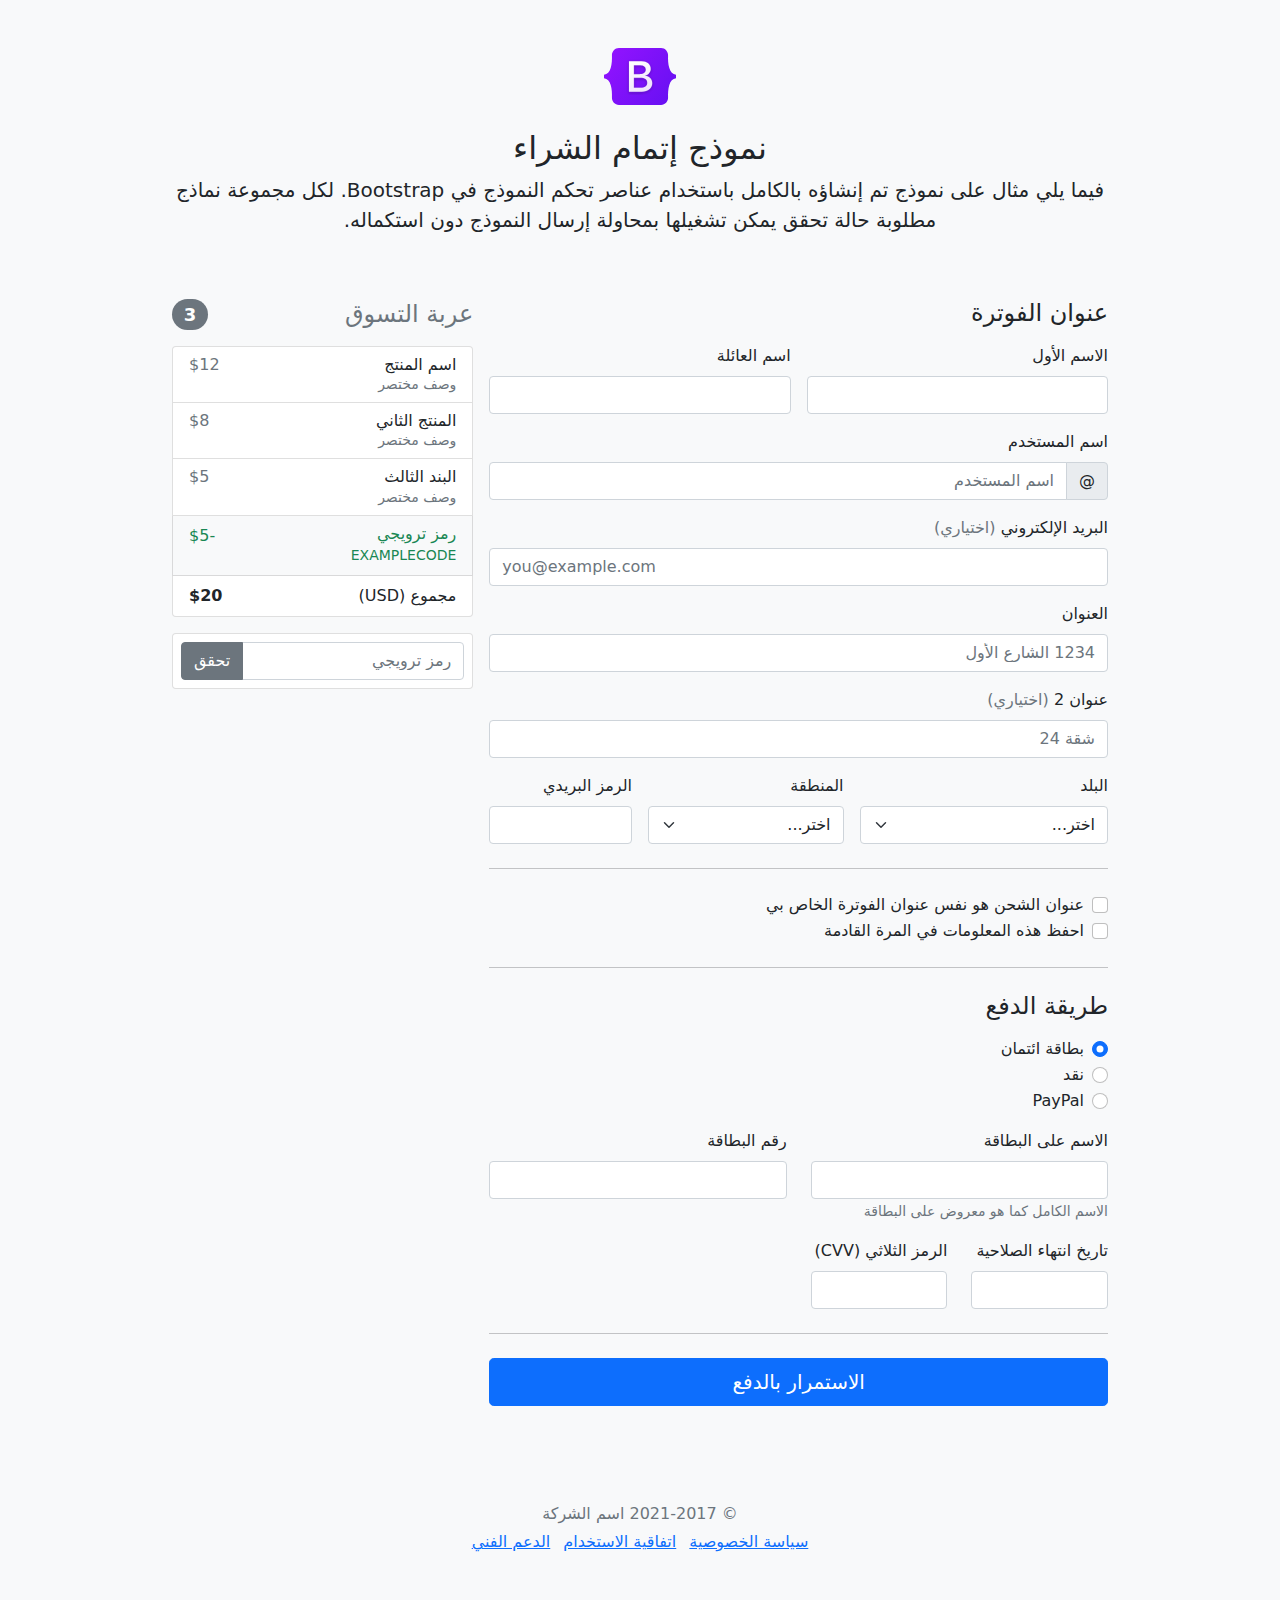
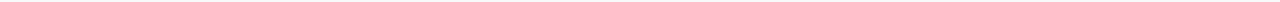
<file: bootstrap-5.0.2-examples/checkout-rtl/index.html>
<!doctype html>
<html lang="ar" dir="rtl">
  <head>
    <meta charset="utf-8">
    <meta name="viewport" content="width=device-width, initial-scale=1">
    <meta name="description" content="">
    <meta name="author" content="Mark Otto, Jacob Thornton, and Bootstrap contributors">
    <meta name="generator" content="Hugo 0.84.0">
    <title>مثال إتمام الشراء · Bootstrap v5.0</title>

    <link rel="canonical" href="https://getbootstrap.com/docs/5.0/examples/checkout-rtl/">

    

    <!-- Bootstrap core CSS -->
<link href="../assets/dist/css/bootstrap.rtl.min.css" rel="stylesheet">

    <style>
      .bd-placeholder-img {
        font-size: 1.125rem;
        text-anchor: middle;
        -webkit-user-select: none;
        -moz-user-select: none;
        user-select: none;
      }

      @media (min-width: 768px) {
        .bd-placeholder-img-lg {
          font-size: 3.5rem;
        }
      }
    </style>

    
    <!-- Custom styles for this template -->
    <link href="../checkout/form-validation.css" rel="stylesheet">
  </head>
  <body class="bg-light">
    
<div class="container">
  <main>
    <div class="py-5 text-center">
      <img class="d-block mx-auto mb-4" src="../assets/brand/bootstrap-logo.svg" alt="" width="72" height="57">
      <h2>نموذج إتمام الشراء</h2>
      <p class="lead">فيما يلي مثال على نموذج تم إنشاؤه بالكامل باستخدام عناصر تحكم النموذج في Bootstrap. لكل مجموعة نماذج مطلوبة حالة تحقق يمكن تشغيلها بمحاولة إرسال النموذج دون استكماله.</p>
    </div>

    <div class="row g-3">
      <div class="col-md-5 col-lg-4 order-md-last">
        <h4 class="d-flex justify-content-between align-items-center mb-3">
          <span class="text-muted">عربة التسوق</span>
          <span class="badge bg-secondary rounded-pill">3</span>
        </h4>
        <ul class="list-group mb-3">
          <li class="list-group-item d-flex justify-content-between lh-sm">
            <div>
              <h6 class="my-0">اسم المنتج</h6>
              <small class="text-muted">وصف مختصر</small>
            </div>
            <span class="text-muted">$12</span>
          </li>
          <li class="list-group-item d-flex justify-content-between lh-sm">
            <div>
              <h6 class="my-0">المنتج الثاني</h6>
              <small class="text-muted">وصف مختصر</small>
            </div>
            <span class="text-muted">$8</span>
          </li>
          <li class="list-group-item d-flex justify-content-between lh-sm">
            <div>
              <h6 class="my-0">البند الثالث</h6>
              <small class="text-muted">وصف مختصر</small>
            </div>
            <span class="text-muted">$5</span>
          </li>
          <li class="list-group-item d-flex justify-content-between bg-light">
            <div class="text-success">
              <h6 class="my-0">رمز ترويجي</h6>
              <small>EXAMPLECODE</small>
            </div>
            <span class="text-success">-$5</span>
          </li>
          <li class="list-group-item d-flex justify-content-between">
            <span>مجموع (USD)</span>
            <strong>$20</strong>
          </li>
        </ul>

        <form class="card p-2">
          <div class="input-group">
            <input type="text" class="form-control" placeholder="رمز ترويجي">
            <button type="submit" class="btn btn-secondary">تحقق</button>
          </div>
        </form>
      </div>
      <div class="col-md-7 col-lg-8">
        <h4 class="mb-3">عنوان الفوترة</h4>
        <form class="needs-validation" novalidate>
          <div class="row g-3">
            <div class="col-sm-6">
              <label for="firstName" class="form-label">الاسم الأول</label>
              <input type="text" class="form-control" id="firstName" placeholder="" value="" required>
              <div class="invalid-feedback">
                يرجى إدخال اسم أول صحيح.
              </div>
            </div>

            <div class="col-sm-6">
              <label for="lastName" class="form-label">اسم العائلة</label>
              <input type="text" class="form-control" id="lastName" placeholder="" value="" required>
              <div class="invalid-feedback">
                يرجى إدخال اسم عائلة صحيح.
              </div>
            </div>

            <div class="col-12">
              <label for="username" class="form-label">اسم المستخدم</label>
              <div class="input-group has-validation">
                <span class="input-group-text">@</span>
                <input type="text" class="form-control" id="username" placeholder="اسم المستخدم" required>
              <div class="invalid-feedback">
                اسم المستخدم الخاص بك مطلوب.
                </div>
              </div>
            </div>

            <div class="col-12">
              <label for="email" class="form-label">البريد الإلكتروني <span class="text-muted">(اختياري)</span></label>
              <input type="email" class="form-control" id="email" placeholder="you@example.com">
              <div class="invalid-feedback">
                يرجى إدخال عنوان بريد إلكتروني صحيح لتصلكم تحديثات الشحن.
              </div>
            </div>

            <div class="col-12">
              <label for="address" class="form-label">العنوان</label>
              <input type="text" class="form-control" id="address" placeholder="1234 الشارع الأول" required>
              <div class="invalid-feedback">
                يرجى إدخال عنوان الشحن الخاص بك.
              </div>
            </div>

            <div class="col-12">
              <label for="address2" class="form-label">عنوان 2 <span class="text-muted">(اختياري)</span></label>
              <input type="text" class="form-control" id="address2" placeholder="شقة 24">
            </div>

            <div class="col-md-5">
              <label for="country" class="form-label">البلد</label>
              <select class="form-select" id="country" required>
                <option value="">اختر...</option>
                <option>الولايات المتحدة الأمريكية</option>
              </select>
              <div class="invalid-feedback">
                يرجى اختيار بلد صحيح.
              </div>
            </div>

            <div class="col-md-4">
              <label for="state" class="form-label">المنطقة</label>
              <select class="form-select" id="state" required>
                <option value="">اختر...</option>
                <option>كاليفورنيا</option>
              </select>
              <div class="invalid-feedback">
                يرجى اختيار اسم منطقة صحيح.
              </div>
            </div>

            <div class="col-md-3">
              <label for="zip" class="form-label">الرمز البريدي</label>
              <input type="text" class="form-control" id="zip" placeholder="" required>
              <div class="invalid-feedback">
                الرمز البريدي مطلوب.
              </div>
            </div>
          </div>

          <hr class="my-4">

          <div class="form-check">
            <input type="checkbox" class="form-check-input" id="same-address">
            <label class="form-check-label" for="same-address">عنوان الشحن هو نفس عنوان الفوترة الخاص بي</label>
          </div>

          <div class="form-check">
            <input type="checkbox" class="form-check-input" id="save-info">
            <label class="form-check-label" for="save-info">احفظ هذه المعلومات في المرة القادمة</label>
          </div>

          <hr class="my-4">

          <h4 class="mb-3">طريقة الدفع</h4>

          <div class="my-3">
            <div class="form-check">
              <input id="credit" name="paymentMethod" type="radio" class="form-check-input" checked required>
              <label class="form-check-label" for="credit">بطاقة ائتمان</label>
            </div>
            <div class="form-check">
              <input id="cash" name="paymentMethod" type="radio" class="form-check-input" required>
              <label class="form-check-label" for="cash">نقد</label>
            </div>
            <div class="form-check">
              <input id="paypal" name="paymentMethod" type="radio" class="form-check-input" required>
              <label class="form-check-label" for="paypal">PayPal</label>
            </div>
          </div>

          <div class="row gy-3">
            <div class="col-md-6">
              <label for="cc-name" class="form-label">الاسم على البطاقة</label>
              <input type="text" class="form-control" id="cc-name" placeholder="" required>
              <small class="text-muted">الاسم الكامل كما هو معروض على البطاقة</small>
              <div class="invalid-feedback">
                الاسم على البطاقة مطلوب
              </div>
            </div>

            <div class="col-md-6">
              <label for="cc-number" class="form-label">رقم البطاقة</label>
              <input type="text" class="form-control" id="cc-number" placeholder="" required>
              <div class="invalid-feedback">
                رقم بطاقة الائتمان مطلوب
              </div>
            </div>

            <div class="col-md-3">
              <label for="cc-expiration" class="form-label">تاريخ انتهاء الصلاحية</label>
              <input type="text" class="form-control" id="cc-expiration" placeholder="" required>
              <div class="invalid-feedback">
                تاريخ انتهاء الصلاحية مطلوب
              </div>
            </div>

            <div class="col-md-3">
              <label for="cc-cvv" class="form-label">الرمز الثلاثي (CVV)</label>
              <input type="text" class="form-control" id="cc-cvv" placeholder="" required>
              <div class="invalid-feedback">
                رمز الحماية مطلوب
              </div>
            </div>
          </div>

          <hr class="my-4">

          <button class="w-100 btn btn-primary btn-lg" type="submit">الاستمرار بالدفع</button>
        </form>
      </div>
    </div>
  </main>
  <footer class="my-5 pt-5 text-muted text-center text-small">
    <p class="mb-1">&copy; 2021-2017 اسم الشركة</p>
    <ul class="list-inline">
      <li class="list-inline-item"><a href="#">سياسة الخصوصية</a></li>
      <li class="list-inline-item"><a href="#">اتفاقية الاستخدام</a></li>
      <li class="list-inline-item"><a href="#">الدعم الفني</a></li>
    </ul>
  </footer>
</div>


    <script src="../assets/dist/js/bootstrap.bundle.min.js"></script>

      <script src="../checkout/form-validation.js"></script>
  </body>
</html>
</file>
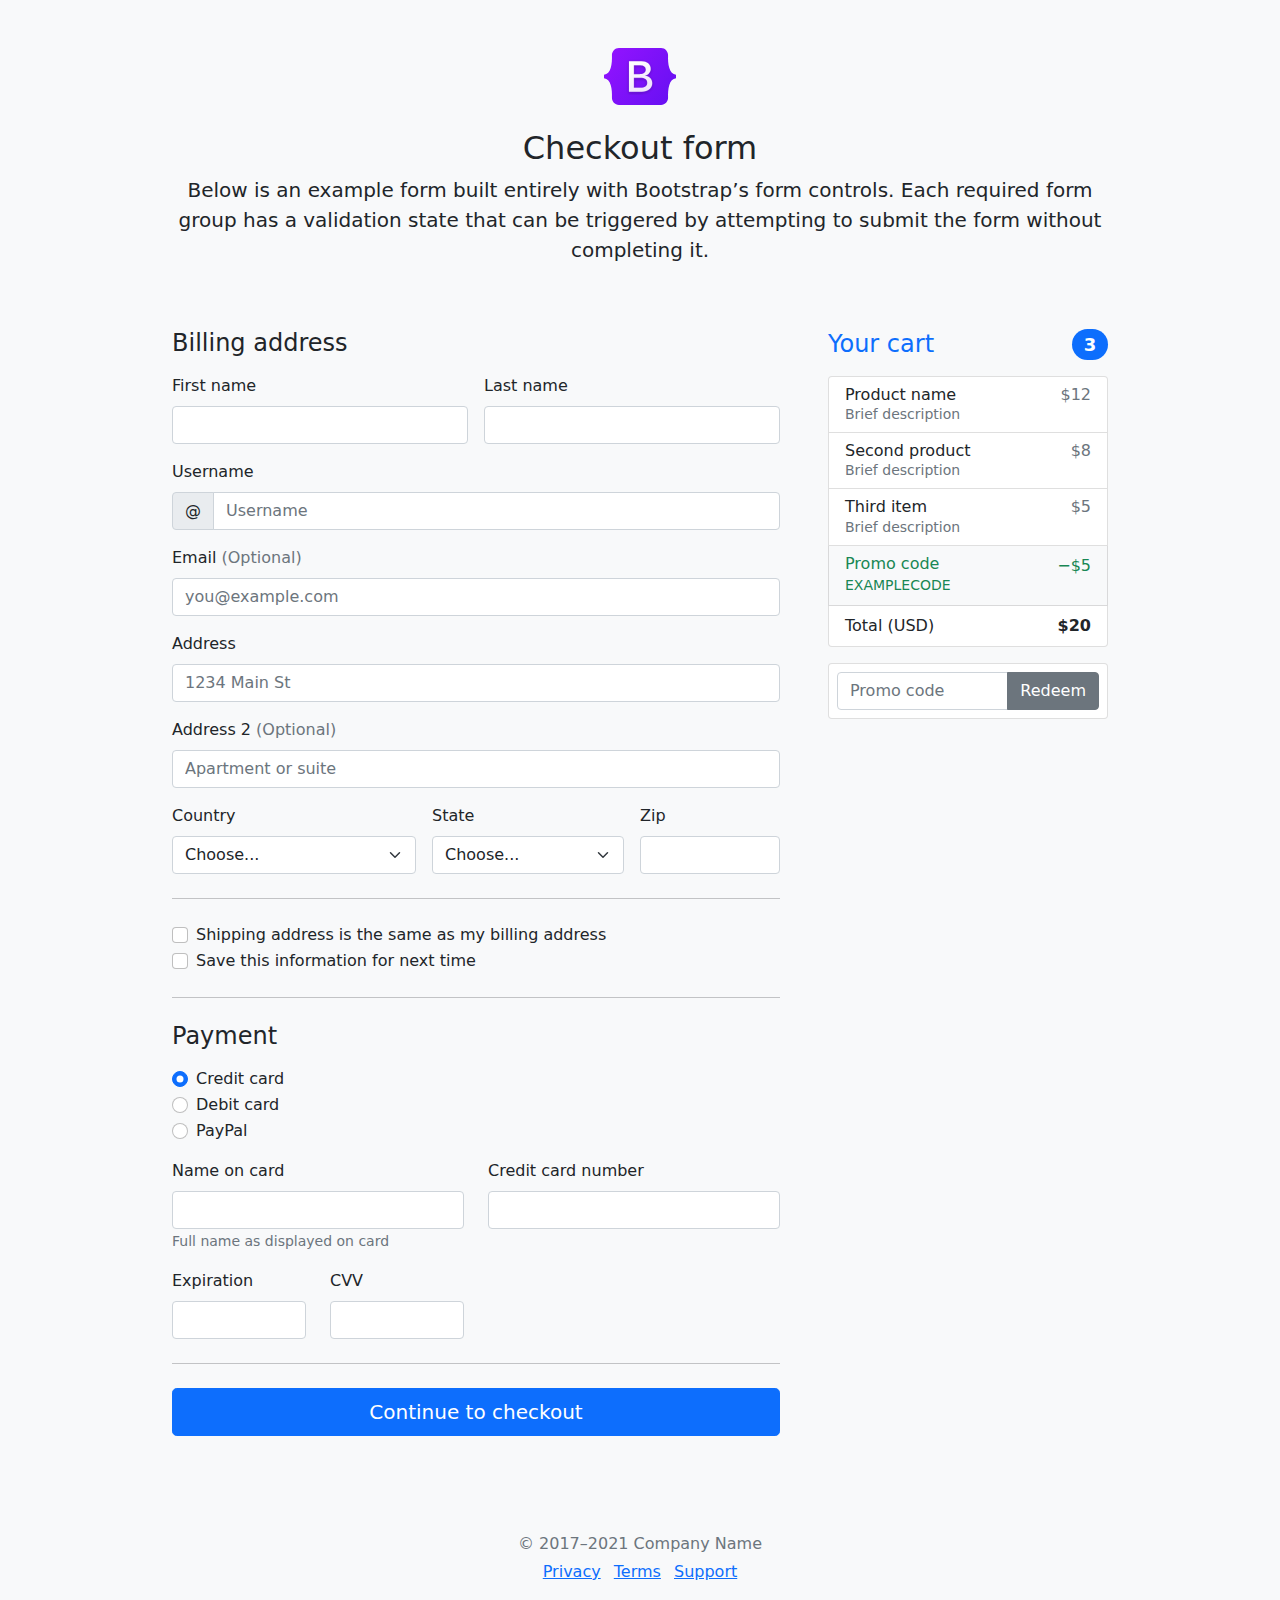
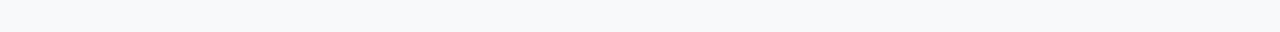
<file: bootstrap-5.0.2-examples/checkout/index.html>
<!doctype html>
<html lang="en">
  <head>
    <meta charset="utf-8">
    <meta name="viewport" content="width=device-width, initial-scale=1">
    <meta name="description" content="">
    <meta name="author" content="Mark Otto, Jacob Thornton, and Bootstrap contributors">
    <meta name="generator" content="Hugo 0.84.0">
    <title>Checkout example · Bootstrap v5.0</title>

    <link rel="canonical" href="https://getbootstrap.com/docs/5.0/examples/checkout/">

    

    <!-- Bootstrap core CSS -->
<link href="../assets/dist/css/bootstrap.min.css" rel="stylesheet">

    <style>
      .bd-placeholder-img {
        font-size: 1.125rem;
        text-anchor: middle;
        -webkit-user-select: none;
        -moz-user-select: none;
        user-select: none;
      }

      @media (min-width: 768px) {
        .bd-placeholder-img-lg {
          font-size: 3.5rem;
        }
      }
    </style>

    
    <!-- Custom styles for this template -->
    <link href="form-validation.css" rel="stylesheet">
  </head>
  <body class="bg-light">
    
<div class="container">
  <main>
    <div class="py-5 text-center">
      <img class="d-block mx-auto mb-4" src="../assets/brand/bootstrap-logo.svg" alt="" width="72" height="57">
      <h2>Checkout form</h2>
      <p class="lead">Below is an example form built entirely with Bootstrap’s form controls. Each required form group has a validation state that can be triggered by attempting to submit the form without completing it.</p>
    </div>

    <div class="row g-5">
      <div class="col-md-5 col-lg-4 order-md-last">
        <h4 class="d-flex justify-content-between align-items-center mb-3">
          <span class="text-primary">Your cart</span>
          <span class="badge bg-primary rounded-pill">3</span>
        </h4>
        <ul class="list-group mb-3">
          <li class="list-group-item d-flex justify-content-between lh-sm">
            <div>
              <h6 class="my-0">Product name</h6>
              <small class="text-muted">Brief description</small>
            </div>
            <span class="text-muted">$12</span>
          </li>
          <li class="list-group-item d-flex justify-content-between lh-sm">
            <div>
              <h6 class="my-0">Second product</h6>
              <small class="text-muted">Brief description</small>
            </div>
            <span class="text-muted">$8</span>
          </li>
          <li class="list-group-item d-flex justify-content-between lh-sm">
            <div>
              <h6 class="my-0">Third item</h6>
              <small class="text-muted">Brief description</small>
            </div>
            <span class="text-muted">$5</span>
          </li>
          <li class="list-group-item d-flex justify-content-between bg-light">
            <div class="text-success">
              <h6 class="my-0">Promo code</h6>
              <small>EXAMPLECODE</small>
            </div>
            <span class="text-success">−$5</span>
          </li>
          <li class="list-group-item d-flex justify-content-between">
            <span>Total (USD)</span>
            <strong>$20</strong>
          </li>
        </ul>

        <form class="card p-2">
          <div class="input-group">
            <input type="text" class="form-control" placeholder="Promo code">
            <button type="submit" class="btn btn-secondary">Redeem</button>
          </div>
        </form>
      </div>
      <div class="col-md-7 col-lg-8">
        <h4 class="mb-3">Billing address</h4>
        <form class="needs-validation" novalidate>
          <div class="row g-3">
            <div class="col-sm-6">
              <label for="firstName" class="form-label">First name</label>
              <input type="text" class="form-control" id="firstName" placeholder="" value="" required>
              <div class="invalid-feedback">
                Valid first name is required.
              </div>
            </div>

            <div class="col-sm-6">
              <label for="lastName" class="form-label">Last name</label>
              <input type="text" class="form-control" id="lastName" placeholder="" value="" required>
              <div class="invalid-feedback">
                Valid last name is required.
              </div>
            </div>

            <div class="col-12">
              <label for="username" class="form-label">Username</label>
              <div class="input-group has-validation">
                <span class="input-group-text">@</span>
                <input type="text" class="form-control" id="username" placeholder="Username" required>
              <div class="invalid-feedback">
                  Your username is required.
                </div>
              </div>
            </div>

            <div class="col-12">
              <label for="email" class="form-label">Email <span class="text-muted">(Optional)</span></label>
              <input type="email" class="form-control" id="email" placeholder="you@example.com">
              <div class="invalid-feedback">
                Please enter a valid email address for shipping updates.
              </div>
            </div>

            <div class="col-12">
              <label for="address" class="form-label">Address</label>
              <input type="text" class="form-control" id="address" placeholder="1234 Main St" required>
              <div class="invalid-feedback">
                Please enter your shipping address.
              </div>
            </div>

            <div class="col-12">
              <label for="address2" class="form-label">Address 2 <span class="text-muted">(Optional)</span></label>
              <input type="text" class="form-control" id="address2" placeholder="Apartment or suite">
            </div>

            <div class="col-md-5">
              <label for="country" class="form-label">Country</label>
              <select class="form-select" id="country" required>
                <option value="">Choose...</option>
                <option>United States</option>
              </select>
              <div class="invalid-feedback">
                Please select a valid country.
              </div>
            </div>

            <div class="col-md-4">
              <label for="state" class="form-label">State</label>
              <select class="form-select" id="state" required>
                <option value="">Choose...</option>
                <option>California</option>
              </select>
              <div class="invalid-feedback">
                Please provide a valid state.
              </div>
            </div>

            <div class="col-md-3">
              <label for="zip" class="form-label">Zip</label>
              <input type="text" class="form-control" id="zip" placeholder="" required>
              <div class="invalid-feedback">
                Zip code required.
              </div>
            </div>
          </div>

          <hr class="my-4">

          <div class="form-check">
            <input type="checkbox" class="form-check-input" id="same-address">
            <label class="form-check-label" for="same-address">Shipping address is the same as my billing address</label>
          </div>

          <div class="form-check">
            <input type="checkbox" class="form-check-input" id="save-info">
            <label class="form-check-label" for="save-info">Save this information for next time</label>
          </div>

          <hr class="my-4">

          <h4 class="mb-3">Payment</h4>

          <div class="my-3">
            <div class="form-check">
              <input id="credit" name="paymentMethod" type="radio" class="form-check-input" checked required>
              <label class="form-check-label" for="credit">Credit card</label>
            </div>
            <div class="form-check">
              <input id="debit" name="paymentMethod" type="radio" class="form-check-input" required>
              <label class="form-check-label" for="debit">Debit card</label>
            </div>
            <div class="form-check">
              <input id="paypal" name="paymentMethod" type="radio" class="form-check-input" required>
              <label class="form-check-label" for="paypal">PayPal</label>
            </div>
          </div>

          <div class="row gy-3">
            <div class="col-md-6">
              <label for="cc-name" class="form-label">Name on card</label>
              <input type="text" class="form-control" id="cc-name" placeholder="" required>
              <small class="text-muted">Full name as displayed on card</small>
              <div class="invalid-feedback">
                Name on card is required
              </div>
            </div>

            <div class="col-md-6">
              <label for="cc-number" class="form-label">Credit card number</label>
              <input type="text" class="form-control" id="cc-number" placeholder="" required>
              <div class="invalid-feedback">
                Credit card number is required
              </div>
            </div>

            <div class="col-md-3">
              <label for="cc-expiration" class="form-label">Expiration</label>
              <input type="text" class="form-control" id="cc-expiration" placeholder="" required>
              <div class="invalid-feedback">
                Expiration date required
              </div>
            </div>

            <div class="col-md-3">
              <label for="cc-cvv" class="form-label">CVV</label>
              <input type="text" class="form-control" id="cc-cvv" placeholder="" required>
              <div class="invalid-feedback">
                Security code required
              </div>
            </div>
          </div>

          <hr class="my-4">

          <button class="w-100 btn btn-primary btn-lg" type="submit">Continue to checkout</button>
        </form>
      </div>
    </div>
  </main>

  <footer class="my-5 pt-5 text-muted text-center text-small">
    <p class="mb-1">&copy; 2017–2021 Company Name</p>
    <ul class="list-inline">
      <li class="list-inline-item"><a href="#">Privacy</a></li>
      <li class="list-inline-item"><a href="#">Terms</a></li>
      <li class="list-inline-item"><a href="#">Support</a></li>
    </ul>
  </footer>
</div>


    <script src="../assets/dist/js/bootstrap.bundle.min.js"></script>

      <script src="form-validation.js"></script>
  </body>
</html>
</file>
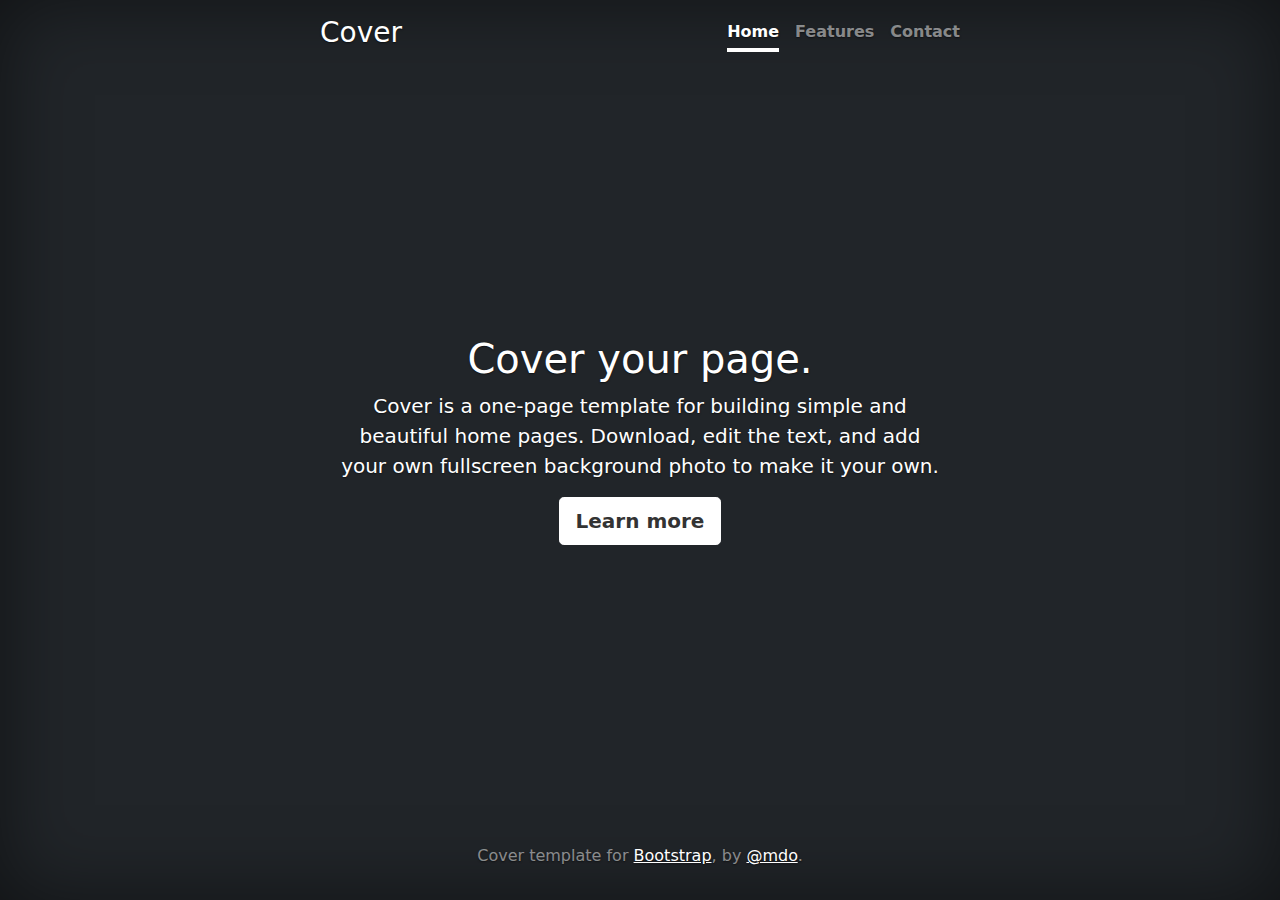
<file: bootstrap-5.0.2-examples/cover/index.html>
<!doctype html>
<html lang="en" class="h-100">
  <head>
    <meta charset="utf-8">
    <meta name="viewport" content="width=device-width, initial-scale=1">
    <meta name="description" content="">
    <meta name="author" content="Mark Otto, Jacob Thornton, and Bootstrap contributors">
    <meta name="generator" content="Hugo 0.84.0">
    <title>Cover Template · Bootstrap v5.0</title>

    <link rel="canonical" href="https://getbootstrap.com/docs/5.0/examples/cover/">

    

    <!-- Bootstrap core CSS -->
<link href="../assets/dist/css/bootstrap.min.css" rel="stylesheet">

    <style>
      .bd-placeholder-img {
        font-size: 1.125rem;
        text-anchor: middle;
        -webkit-user-select: none;
        -moz-user-select: none;
        user-select: none;
      }

      @media (min-width: 768px) {
        .bd-placeholder-img-lg {
          font-size: 3.5rem;
        }
      }
    </style>

    
    <!-- Custom styles for this template -->
    <link href="cover.css" rel="stylesheet">
  </head>
  <body class="d-flex h-100 text-center text-white bg-dark">
    
<div class="cover-container d-flex w-100 h-100 p-3 mx-auto flex-column">
  <header class="mb-auto">
    <div>
      <h3 class="float-md-start mb-0">Cover</h3>
      <nav class="nav nav-masthead justify-content-center float-md-end">
        <a class="nav-link active" aria-current="page" href="#">Home</a>
        <a class="nav-link" href="#">Features</a>
        <a class="nav-link" href="#">Contact</a>
      </nav>
    </div>
  </header>

  <main class="px-3">
    <h1>Cover your page.</h1>
    <p class="lead">Cover is a one-page template for building simple and beautiful home pages. Download, edit the text, and add your own fullscreen background photo to make it your own.</p>
    <p class="lead">
      <a href="#" class="btn btn-lg btn-secondary fw-bold border-white bg-white">Learn more</a>
    </p>
  </main>

  <footer class="mt-auto text-white-50">
    <p>Cover template for <a href="https://getbootstrap.com/" class="text-white">Bootstrap</a>, by <a href="https://twitter.com/mdo" class="text-white">@mdo</a>.</p>
  </footer>
</div>


    
  </body>
</html>
</file>
<file: SimplyBlogging/indexstylesheet.css>
.b-example-divider {
    height: 3rem;
    background-color: rgba(0, 0, 0, .1);
    border: solid rgba(0, 0, 0, .15);
    border-width: 1px 0;
    box-shadow: inset 0 .5em 1.5em rgba(0, 0, 0, .1), inset 0 .125em .5em rgba(0, 0, 0, .15);
}

.form-control-dark {
    color: #fff;
    background-color: var(--bs-dark);
    border-color: var(--bs-gray);
}

.form-control-dark:focus {
    color: #fff;
    background-color: var(--bs-dark);
    border-color: #fff;
    box-shadow: 0 0 0 .25rem rgba(255, 255, 255, .25);
}

.bi {
    vertical-align: -.125em;
    fill: currentColor;
}

.text-small {
    font-size: 85%;
}

.dropdown-toggle {
    outline: 0;
}
</file>
<file: bootstrap-5.0.2-examples/blog/blog.rtl.css>
/* stylelint-disable selector-list-comma-newline-after */

.blog-header {
  line-height: 1;
  border-bottom: 1px solid #e5e5e5;
}

.blog-header-logo {
  font-family: Amiri, Georgia, "Times New Roman", serif;
  font-size: 2.25rem;
}

.blog-header-logo:hover {
  text-decoration: none;
}

h1, h2, h3, h4, h5, h6 {
  font-family: Amiri, Georgia, "Times New Roman", serif;
}

.display-4 {
  font-size: 2.5rem;
}
@media (min-width: 768px) {
  .display-4 {
    font-size: 3rem;
  }
}

.nav-scroller {
  position: relative;
  z-index: 2;
  height: 2.75rem;
  overflow-y: hidden;
}

.nav-scroller .nav {
  display: flex;
  flex-wrap: nowrap;
  padding-bottom: 1rem;
  margin-top: -1px;
  overflow-x: auto;
  text-align: center;
  white-space: nowrap;
  -webkit-overflow-scrolling: touch;
}

.nav-scroller .nav-link {
  padding-top: .75rem;
  padding-bottom: .75rem;
  font-size: .875rem;
}

.card-img-right {
  height: 100%;
  border-radius: 3px 0 0 3px;
}

.flex-auto {
  flex: 0 0 auto;
}

.h-250 { height: 250px; }
@media (min-width: 768px) {
  .h-md-250 { height: 250px; }
}

/* Pagination */
.blog-pagination {
  margin-bottom: 4rem;
}
.blog-pagination > .btn {
  border-radius: 2rem;
}

/*
 * Blog posts
 */
.blog-post {
  margin-bottom: 4rem;
}
.blog-post-title {
  margin-bottom: .25rem;
  font-size: 2.5rem;
}
.blog-post-meta {
  margin-bottom: 1.25rem;
  color: #727272;
}

/*
 * Footer
 */
.blog-footer {
  padding: 2.5rem 0;
  color: #727272;
  text-align: center;
  background-color: #f9f9f9;
  border-top: .05rem solid #e5e5e5;
}
.blog-footer p:last-child {
  margin-bottom: 0;
}
</file>
<file: bootstrap-5.0.2-examples/blog/blog.css>
/* stylelint-disable selector-list-comma-newline-after */

.blog-header {
  line-height: 1;
  border-bottom: 1px solid #e5e5e5;
}

.blog-header-logo {
  font-family: "Playfair Display", Georgia, "Times New Roman", serif/*rtl:Amiri, Georgia, "Times New Roman", serif*/;
  font-size: 2.25rem;
}

.blog-header-logo:hover {
  text-decoration: none;
}

h1, h2, h3, h4, h5, h6 {
  font-family: "Playfair Display", Georgia, "Times New Roman", serif/*rtl:Amiri, Georgia, "Times New Roman", serif*/;
}

.display-4 {
  font-size: 2.5rem;
}
@media (min-width: 768px) {
  .display-4 {
    font-size: 3rem;
  }
}

.nav-scroller {
  position: relative;
  z-index: 2;
  height: 2.75rem;
  overflow-y: hidden;
}

.nav-scroller .nav {
  display: flex;
  flex-wrap: nowrap;
  padding-bottom: 1rem;
  margin-top: -1px;
  overflow-x: auto;
  text-align: center;
  white-space: nowrap;
  -webkit-overflow-scrolling: touch;
}

.nav-scroller .nav-link {
  padding-top: .75rem;
  padding-bottom: .75rem;
  font-size: .875rem;
}

.card-img-right {
  height: 100%;
  border-radius: 0 3px 3px 0;
}

.flex-auto {
  flex: 0 0 auto;
}

.h-250 { height: 250px; }
@media (min-width: 768px) {
  .h-md-250 { height: 250px; }
}

/* Pagination */
.blog-pagination {
  margin-bottom: 4rem;
}
.blog-pagination > .btn {
  border-radius: 2rem;
}

/*
 * Blog posts
 */
.blog-post {
  margin-bottom: 4rem;
}
.blog-post-title {
  margin-bottom: .25rem;
  font-size: 2.5rem;
}
.blog-post-meta {
  margin-bottom: 1.25rem;
  color: #727272;
}

/*
 * Footer
 */
.blog-footer {
  padding: 2.5rem 0;
  color: #727272;
  text-align: center;
  background-color: #f9f9f9;
  border-top: .05rem solid #e5e5e5;
}
.blog-footer p:last-child {
  margin-bottom: 0;
}
</file>
<file: bootstrap-5.0.2-examples/carousel/carousel.rtl.css>
/* GLOBAL STYLES
-------------------------------------------------- */
/* Padding below the footer and lighter body text */

body {
  padding-top: 3rem;
  padding-bottom: 3rem;
  color: #5a5a5a;
}


/* CUSTOMIZE THE CAROUSEL
-------------------------------------------------- */

/* Carousel base class */
.carousel {
  margin-bottom: 4rem;
}
/* Since positioning the image, we need to help out the caption */
.carousel-caption {
  bottom: 3rem;
  z-index: 10;
}

/* Declare heights because of positioning of img element */
.carousel-item {
  height: 32rem;
}
.carousel-item > img {
  position: absolute;
  top: 0;
  right: 0;
  min-width: 100%;
  height: 32rem;
}


/* MARKETING CONTENT
-------------------------------------------------- */

/* Center align the text within the three columns below the carousel */
.marketing .col-lg-4 {
  margin-bottom: 1.5rem;
  text-align: center;
}
.marketing h2 {
  font-weight: 400;
}
.marketing .col-lg-4 p {
  margin-right: .75rem;
  margin-left: .75rem;
}


/* Featurettes
------------------------- */

.featurette-divider {
  margin: 5rem 0; /* Space out the Bootstrap <hr> more */
}

/* Thin out the marketing headings */
.featurette-heading {
  font-weight: 300;
  line-height: 1;
}


/* RESPONSIVE CSS
-------------------------------------------------- */

@media (min-width: 40em) {
  /* Bump up size of carousel content */
  .carousel-caption p {
    margin-bottom: 1.25rem;
    font-size: 1.25rem;
    line-height: 1.4;
  }

  .featurette-heading {
    font-size: 50px;
  }
}

@media (min-width: 62em) {
  .featurette-heading {
    margin-top: 7rem;
  }
}
</file>
<file: bootstrap-5.0.2-examples/carousel/carousel.css>
/* GLOBAL STYLES
-------------------------------------------------- */
/* Padding below the footer and lighter body text */

body {
  padding-top: 3rem;
  padding-bottom: 3rem;
  color: #5a5a5a;
}


/* CUSTOMIZE THE CAROUSEL
-------------------------------------------------- */

/* Carousel base class */
.carousel {
  margin-bottom: 4rem;
}
/* Since positioning the image, we need to help out the caption */
.carousel-caption {
  bottom: 3rem;
  z-index: 10;
}

/* Declare heights because of positioning of img element */
.carousel-item {
  height: 32rem;
}
.carousel-item > img {
  position: absolute;
  top: 0;
  left: 0;
  min-width: 100%;
  height: 32rem;
}


/* MARKETING CONTENT
-------------------------------------------------- */

/* Center align the text within the three columns below the carousel */
.marketing .col-lg-4 {
  margin-bottom: 1.5rem;
  text-align: center;
}
.marketing h2 {
  font-weight: 400;
}
/* rtl:begin:ignore */
.marketing .col-lg-4 p {
  margin-right: .75rem;
  margin-left: .75rem;
}
/* rtl:end:ignore */


/* Featurettes
------------------------- */

.featurette-divider {
  margin: 5rem 0; /* Space out the Bootstrap <hr> more */
}

/* Thin out the marketing headings */
.featurette-heading {
  font-weight: 300;
  line-height: 1;
  /* rtl:remove */
  letter-spacing: -.05rem;
}


/* RESPONSIVE CSS
-------------------------------------------------- */

@media (min-width: 40em) {
  /* Bump up size of carousel content */
  .carousel-caption p {
    margin-bottom: 1.25rem;
    font-size: 1.25rem;
    line-height: 1.4;
  }

  .featurette-heading {
    font-size: 50px;
  }
}

@media (min-width: 62em) {
  .featurette-heading {
    margin-top: 7rem;
  }
}
</file>
<file: bootstrap-5.0.2-examples/checkout/form-validation.css>
.container {
  max-width: 960px;
}
</file>
<file: bootstrap-5.0.2-examples/cover/cover.css>
/*
 * Globals
 */


/* Custom default button */
.btn-secondary,
.btn-secondary:hover,
.btn-secondary:focus {
  color: #333;
  text-shadow: none; /* Prevent inheritance from `body` */
}


/*
 * Base structure
 */

body {
  text-shadow: 0 .05rem .1rem rgba(0, 0, 0, .5);
  box-shadow: inset 0 0 5rem rgba(0, 0, 0, .5);
}

.cover-container {
  max-width: 42em;
}


/*
 * Header
 */

.nav-masthead .nav-link {
  padding: .25rem 0;
  font-weight: 700;
  color: rgba(255, 255, 255, .5);
  background-color: transparent;
  border-bottom: .25rem solid transparent;
}

.nav-masthead .nav-link:hover,
.nav-masthead .nav-link:focus {
  border-bottom-color: rgba(255, 255, 255, .25);
}

.nav-masthead .nav-link + .nav-link {
  margin-left: 1rem;
}

.nav-masthead .active {
  color: #fff;
  border-bottom-color: #fff;
}
</file>
<file: bootstrap-5.0.2-examples/cheatsheet/cheatsheet.rtl.css>
body {
  scroll-behavior: smooth;
}

/**
 * Bootstrap "Journal code" icon
 * @link https://icons.getbootstrap.com/icons/journal-code/
 */
.bd-heading a::before {
  display: inline-block;
  width: 1em;
  height: 1em;
  margin-left: .25rem;
  content: "";
  background-image: url("data:image/svg+xml,%3Csvg xmlns='http://www.w3.org/2000/svg' fill='%25230d6efd' viewBox='0 0 16 16'%3E%3Cpath d='M4 1h8a2 2 0 0 1 2 2v10a2 2 0 0 1-2 2H4a2 2 0 0 1-2-2h1a1 1 0 0 0 1 1h8a1 1 0 0 0 1-1V3a1 1 0 0 0-1-1H4a1 1 0 0 0-1 1H2a2 2 0 0 1 2-2z'/%3E%3Cpath d='M2 5v-.5a.5.5 0 0 1 1 0V5h.5a.5.5 0 0 1 0 1h-2a.5.5 0 0 1 0-1H2zm0 3v-.5a.5.5 0 0 1 1 0V8h.5a.5.5 0 0 1 0 1h-2a.5.5 0 0 1 0-1H2zm0 3v-.5a.5.5 0 0 1 1 0v.5h.5a.5.5 0 0 1 0 1h-2a.5.5 0 0 1 0-1H2z'/%3E%3Cpath fill-rule='evenodd' d='M8.646 5.646a.5.5 0 0 1 .708 0l2 2a.5.5 0 0 1 0 .708l-2 2a.5.5 0 0 1-.708-.708L10.293 8 8.646 6.354a.5.5 0 0 1 0-.708zm-1.292 0a.5.5 0 0 0-.708 0l-2 2a.5.5 0 0 0 0 .708l2 2a.5.5 0 0 0 .708-.708L5.707 8l1.647-1.646a.5.5 0 0 0 0-.708z'/%3E%3C/svg%3E");
  background-size: 1em;
}

/* stylelint-disable-next-line selector-max-universal */
.bd-heading + div > * + * {
  margin-top: 3rem;
}

/* Table of contents */
.bd-aside a {
  padding: .1875rem .5rem;
  margin-top: .125rem;
  margin-right: .3125rem;
  color: rgba(0, 0, 0, .65);
  text-decoration: none;
}

.bd-aside a:hover,
.bd-aside a:focus {
  color: rgba(0, 0, 0, .85);
  background-color: rgba(121, 82, 179, .1);
}

.bd-aside .active {
  font-weight: 600;
  color: rgba(0, 0, 0, .85);
}

.bd-aside .btn {
  padding: .25rem .5rem;
  font-weight: 600;
  color: rgba(0, 0, 0, .65);
  border: 0;
}

.bd-aside .btn:hover,
.bd-aside .btn:focus {
  color: rgba(0, 0, 0, .85);
  background-color: rgba(121, 82, 179, .1);
}

.bd-aside .btn:focus {
  box-shadow: 0 0 0 1px rgba(121, 82, 179, .7);
}

.bd-aside .btn::before {
  width: 1.25em;
  line-height: 0;
  content: url("data:image/svg+xml,%3csvg xmlns='http://www.w3.org/2000/svg' width='16' height='16' viewBox='0 0 16 16'%3e%3cpath fill='none' stroke='rgba%280,0,0,.5%29' stroke-linecap='round' stroke-linejoin='round' stroke-width='2' d='M5 14l6-6-6-6'/%3e%3c/svg%3e");
  transition: transform .35s ease;
  transform: rotate(180deg) translateX(-2px);
  transform-origin: .5em 50%;
}

.bd-aside .btn[aria-expanded="true"]::before {
  transform: rotate(90deg);
}


/* Examples */
.scrollspy-example {
  position: relative;
  height: 200px;
  margin-top: .5rem;
  overflow: auto;
}

[id="modal"] .bd-example .btn,
[id="buttons"] .bd-example .btn,
[id="tooltips"] .bd-example .btn,
[id="popovers"] .bd-example .btn,
[id="dropdowns"] .bd-example .btn-group,
[id="dropdowns"] .bd-example .dropdown,
[id="dropdowns"] .bd-example .dropup,
[id="dropdowns"] .bd-example .dropend,
[id="dropdowns"] .bd-example .dropstart {
  margin: 0 0 1rem 1rem;
}

/* Layout */
@media (min-width: 1200px) {
  body {
    display: grid;
    gap: 1rem;
    grid-template-columns: 1fr 4fr 1fr;
    grid-template-rows: auto;
  }

  .bd-header {
    position: fixed;
    top: 0;
    right: 0;
    left: 0;
    z-index: 1030;
    grid-column: 1 / span 3;
  }

  .bd-aside,
  .bd-cheatsheet {
    padding-top: 4rem;
  }

  /**
   * 1. Too bad only Firefox supports subgrids ATM
   */
  .bd-cheatsheet,
  .bd-cheatsheet section,
  .bd-cheatsheet article {
    display: inherit; /* 1 */
    gap: inherit; /* 1 */
    grid-template-columns: 1fr 4fr;
    grid-column: 1 / span 2;
    grid-template-rows: auto;
  }

  .bd-aside {
    grid-area: 1 / 3;
    scroll-margin-top: 4rem;
  }

  .bd-cheatsheet section,
  .bd-cheatsheet section > h2 {
    top: 2rem;
    scroll-margin-top: 2rem;
  }

  .bd-cheatsheet section > h2::before {
    position: absolute;
    top: 0;
    right: 0;
    bottom: -2rem;
    left: 0;
    z-index: -1;
    content: "";
    background-image: linear-gradient(to bottom, rgba(255, 255, 255, 1) calc(100% - 3rem), rgba(255, 255, 255, .01));
  }

  .bd-cheatsheet article,
  .bd-cheatsheet .bd-heading {
    top: 8rem;
    scroll-margin-top: 8rem;
  }

  .bd-cheatsheet .bd-heading {
    z-index: 1;
  }
}
</file>
<file: bootstrap-5.0.2-examples/cheatsheet/cheatsheet.css>
body {
  scroll-behavior: smooth;
}

/**
 * Bootstrap "Journal code" icon
 * @link https://icons.getbootstrap.com/icons/journal-code/
 */
.bd-heading a::before {
  display: inline-block;
  width: 1em;
  height: 1em;
  margin-right: .25rem;
  content: "";
  background-image: url("data:image/svg+xml,%3Csvg xmlns='http://www.w3.org/2000/svg' fill='%25230d6efd' viewBox='0 0 16 16'%3E%3Cpath d='M4 1h8a2 2 0 0 1 2 2v10a2 2 0 0 1-2 2H4a2 2 0 0 1-2-2h1a1 1 0 0 0 1 1h8a1 1 0 0 0 1-1V3a1 1 0 0 0-1-1H4a1 1 0 0 0-1 1H2a2 2 0 0 1 2-2z'/%3E%3Cpath d='M2 5v-.5a.5.5 0 0 1 1 0V5h.5a.5.5 0 0 1 0 1h-2a.5.5 0 0 1 0-1H2zm0 3v-.5a.5.5 0 0 1 1 0V8h.5a.5.5 0 0 1 0 1h-2a.5.5 0 0 1 0-1H2zm0 3v-.5a.5.5 0 0 1 1 0v.5h.5a.5.5 0 0 1 0 1h-2a.5.5 0 0 1 0-1H2z'/%3E%3Cpath fill-rule='evenodd' d='M8.646 5.646a.5.5 0 0 1 .708 0l2 2a.5.5 0 0 1 0 .708l-2 2a.5.5 0 0 1-.708-.708L10.293 8 8.646 6.354a.5.5 0 0 1 0-.708zm-1.292 0a.5.5 0 0 0-.708 0l-2 2a.5.5 0 0 0 0 .708l2 2a.5.5 0 0 0 .708-.708L5.707 8l1.647-1.646a.5.5 0 0 0 0-.708z'/%3E%3C/svg%3E");
  background-size: 1em;
}

/* stylelint-disable-next-line selector-max-universal */
.bd-heading + div > * + * {
  margin-top: 3rem;
}

/* Table of contents */
.bd-aside a {
  padding: .1875rem .5rem;
  margin-top: .125rem;
  margin-left: .3125rem;
  color: rgba(0, 0, 0, .65);
  text-decoration: none;
}

.bd-aside a:hover,
.bd-aside a:focus {
  color: rgba(0, 0, 0, .85);
  background-color: rgba(121, 82, 179, .1);
}

.bd-aside .active {
  font-weight: 600;
  color: rgba(0, 0, 0, .85);
}

.bd-aside .btn {
  padding: .25rem .5rem;
  font-weight: 600;
  color: rgba(0, 0, 0, .65);
  border: 0;
}

.bd-aside .btn:hover,
.bd-aside .btn:focus {
  color: rgba(0, 0, 0, .85);
  background-color: rgba(121, 82, 179, .1);
}

.bd-aside .btn:focus {
  box-shadow: 0 0 0 1px rgba(121, 82, 179, .7);
}

.bd-aside .btn::before {
  width: 1.25em;
  line-height: 0;
  content: url("data:image/svg+xml,%3csvg xmlns='http://www.w3.org/2000/svg' width='16' height='16' viewBox='0 0 16 16'%3e%3cpath fill='none' stroke='rgba%280,0,0,.5%29' stroke-linecap='round' stroke-linejoin='round' stroke-width='2' d='M5 14l6-6-6-6'/%3e%3c/svg%3e");
  transition: transform .35s ease;

  /* rtl:raw:
  transform: rotate(180deg) translateX(-2px);
  */
  transform-origin: .5em 50%;
}

.bd-aside .btn[aria-expanded="true"]::before {
  transform: rotate(90deg)/* rtl:ignore */;
}


/* Examples */
.scrollspy-example {
  position: relative;
  height: 200px;
  margin-top: .5rem;
  overflow: auto;
}

[id="modal"] .bd-example .btn,
[id="buttons"] .bd-example .btn,
[id="tooltips"] .bd-example .btn,
[id="popovers"] .bd-example .btn,
[id="dropdowns"] .bd-example .btn-group,
[id="dropdowns"] .bd-example .dropdown,
[id="dropdowns"] .bd-example .dropup,
[id="dropdowns"] .bd-example .dropend,
[id="dropdowns"] .bd-example .dropstart {
  margin: 0 1rem 1rem 0;
}

/* Layout */
@media (min-width: 1200px) {
  body {
    display: grid;
    gap: 1rem;
    grid-template-columns: 1fr 4fr 1fr;
    grid-template-rows: auto;
  }

  .bd-header {
    position: fixed;
    top: 0;
    /* rtl:begin:ignore */
    right: 0;
    left: 0;
    /* rtl:end:ignore */
    z-index: 1030;
    grid-column: 1 / span 3;
  }

  .bd-aside,
  .bd-cheatsheet {
    padding-top: 4rem;
  }

  /**
   * 1. Too bad only Firefox supports subgrids ATM
   */
  .bd-cheatsheet,
  .bd-cheatsheet section,
  .bd-cheatsheet article {
    display: inherit; /* 1 */
    gap: inherit; /* 1 */
    grid-template-columns: 1fr 4fr;
    grid-column: 1 / span 2;
    grid-template-rows: auto;
  }

  .bd-aside {
    grid-area: 1 / 3;
    scroll-margin-top: 4rem;
  }

  .bd-cheatsheet section,
  .bd-cheatsheet section > h2 {
    top: 2rem;
    scroll-margin-top: 2rem;
  }

  .bd-cheatsheet section > h2::before {
    position: absolute;
    /* rtl:begin:ignore */
    top: 0;
    right: 0;
    bottom: -2rem;
    left: 0;
    /* rtl:end:ignore */
    z-index: -1;
    content: "";
    background-image: linear-gradient(to bottom, rgba(255, 255, 255, 1) calc(100% - 3rem), rgba(255, 255, 255, .01));
  }

  .bd-cheatsheet article,
  .bd-cheatsheet .bd-heading {
    top: 8rem;
    scroll-margin-top: 8rem;
  }

  .bd-cheatsheet .bd-heading {
    z-index: 1;
  }
}
</file>
